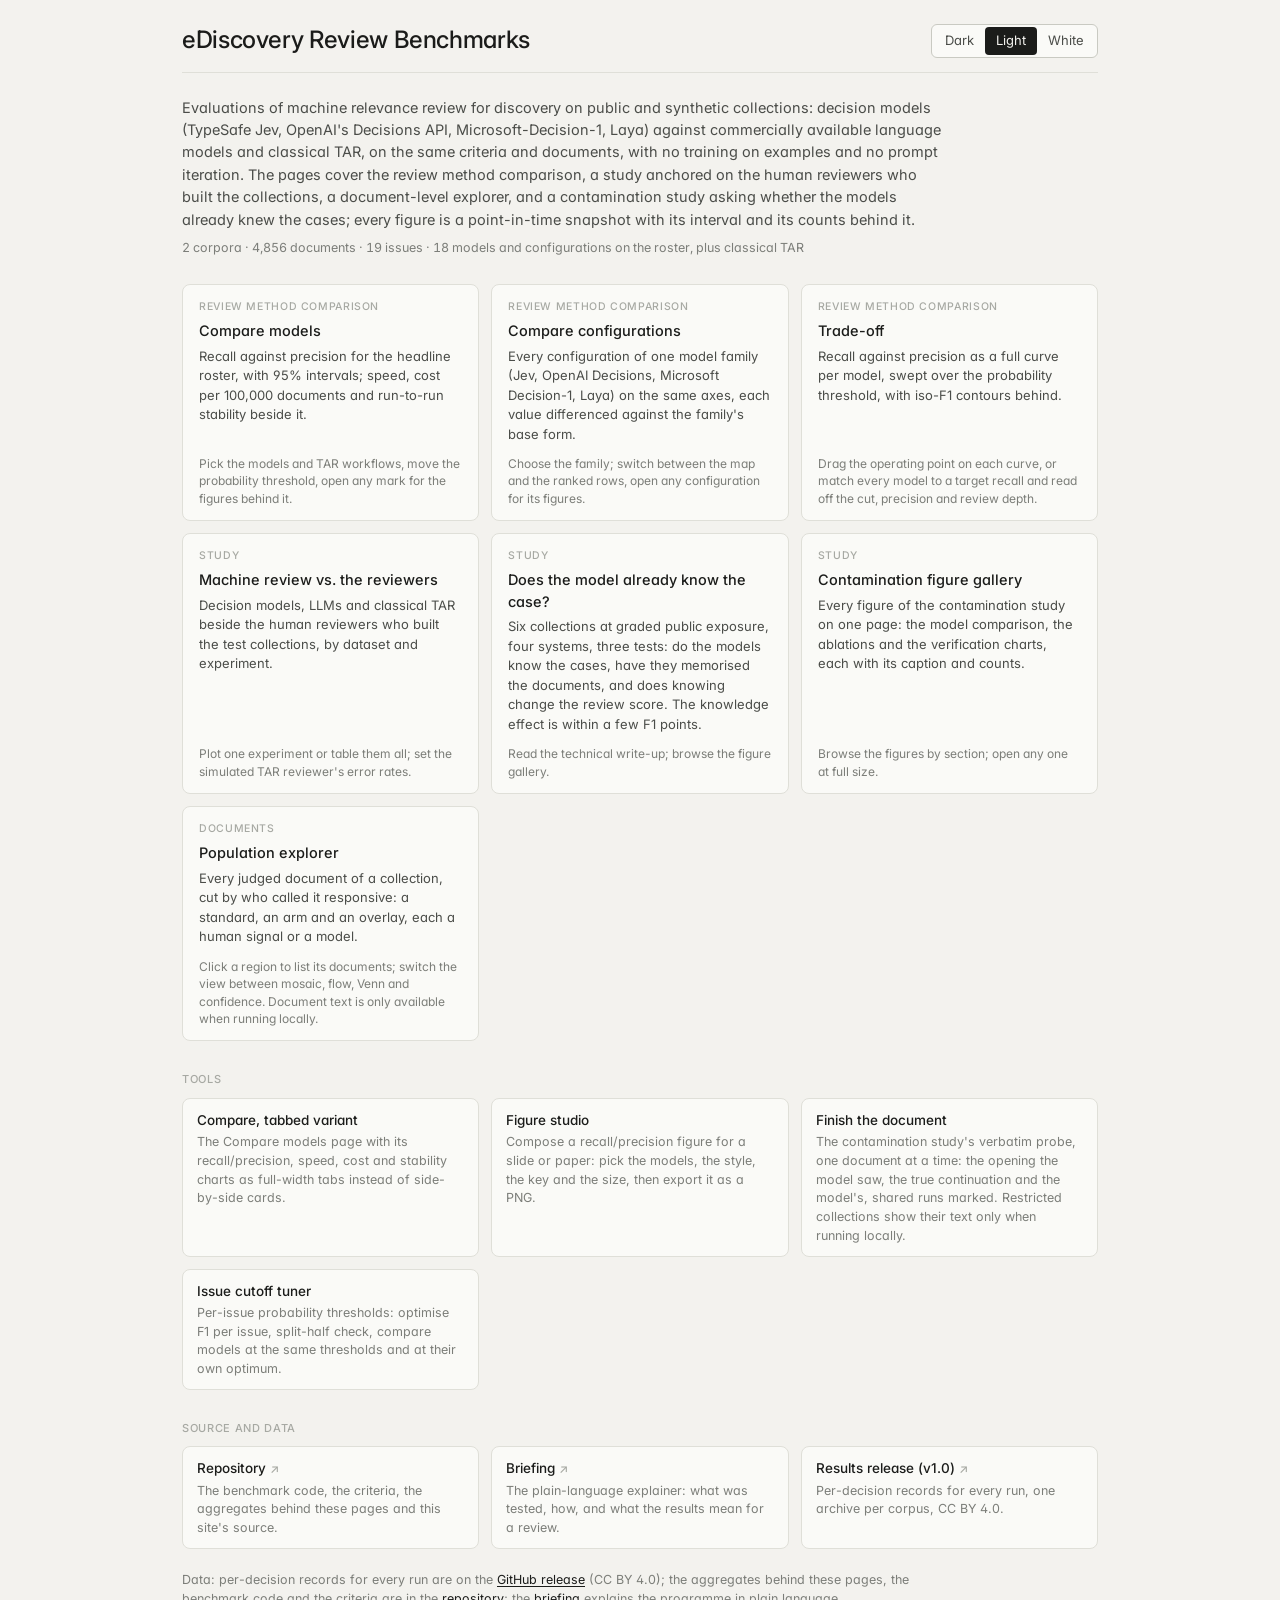
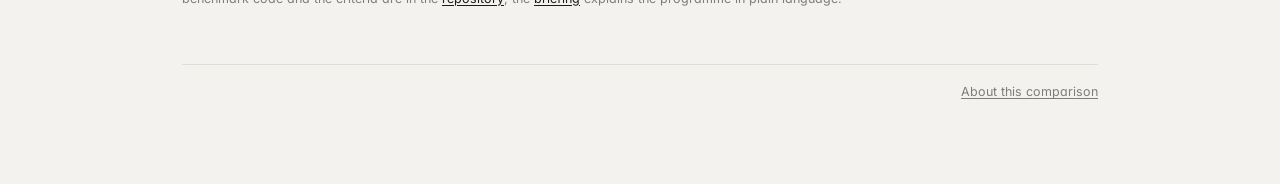
<file: index.html>
<!doctype html>
<html lang="en" data-theme="light">
  <head>
    <meta charset="UTF-8" />
    <meta name="viewport" content="width=device-width, initial-scale=1.0" />
    <title>eDiscovery Review Benchmarks</title>
    <meta name="description" content="Evaluations of machine relevance review for discovery: the review method comparison (decision models, LLMs and classical TAR), the trade-off curves, the human-anchored study, the population explorer and the contamination study." />
    <script>
      // The comparison app used to live here with its views in the hash. Links to those views (the article) still arrive at the root:
      // send them on to compare.html with the hash intact, before anything renders. Relative, so the GitHub Pages path works too.
      (function () {
        var h = location.hash;
        if (h === "#compare" || h === "#configurations" || h === "#tradeoff") location.replace("compare.html" + h);
      })();
    </script>
    <link rel="preconnect" href="https://fonts.googleapis.com" />
    <link rel="preconnect" href="https://fonts.gstatic.com" crossorigin />
    <link
      href="https://fonts.googleapis.com/css2?family=Inter:wght@400;500;600&display=swap"
      rel="stylesheet"
    />
    <script type="module" crossorigin src="./assets/landing-Bcf2vR1Z.js"></script>
    <link rel="modulepreload" crossorigin href="./assets/styles-Xh6eVduI.js">
    <link rel="modulepreload" crossorigin href="./assets/data-DD5qZTUt.js">
    <link rel="modulepreload" crossorigin href="./assets/Disclaimer-BlJvV3gq.js">
    <link rel="stylesheet" crossorigin href="./assets/styles-Bx_ryzWv.css">
  </head>
  <body>
    <div id="root"></div>
  </body>
</html>
</file>
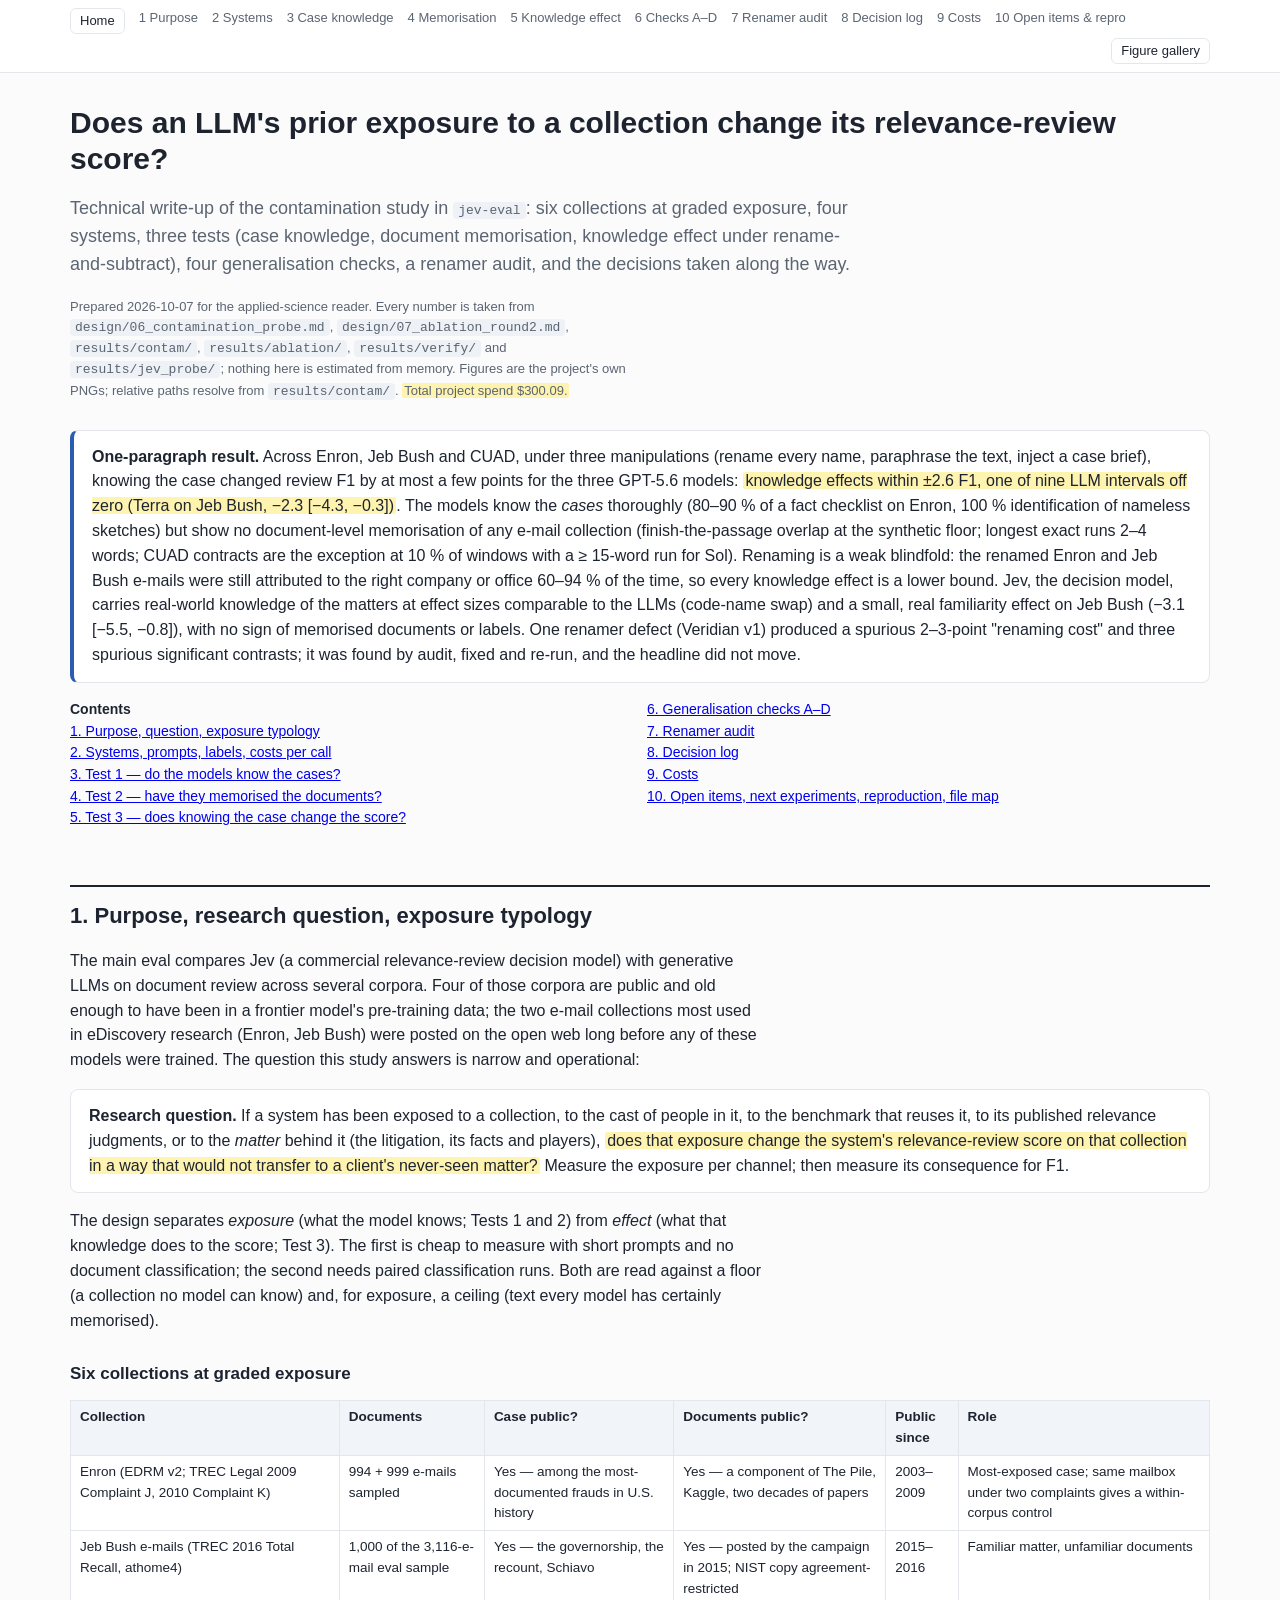
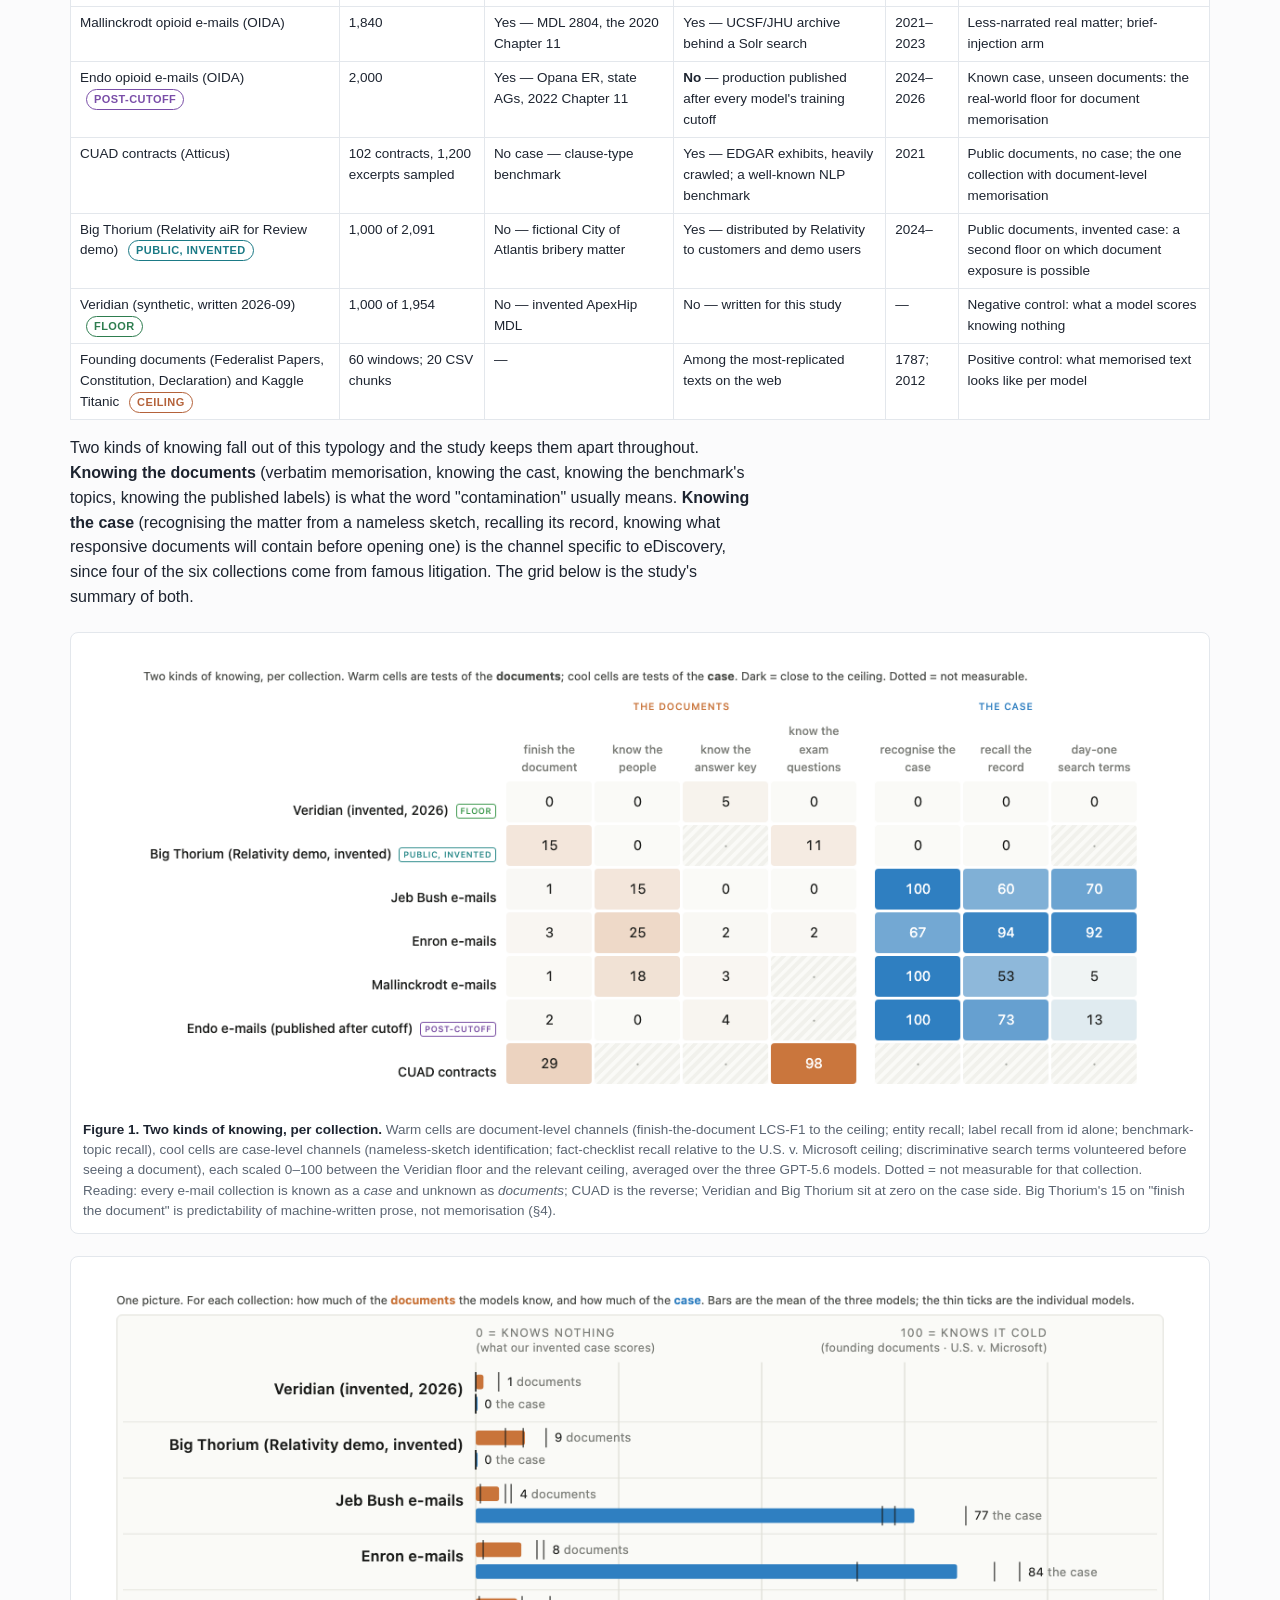
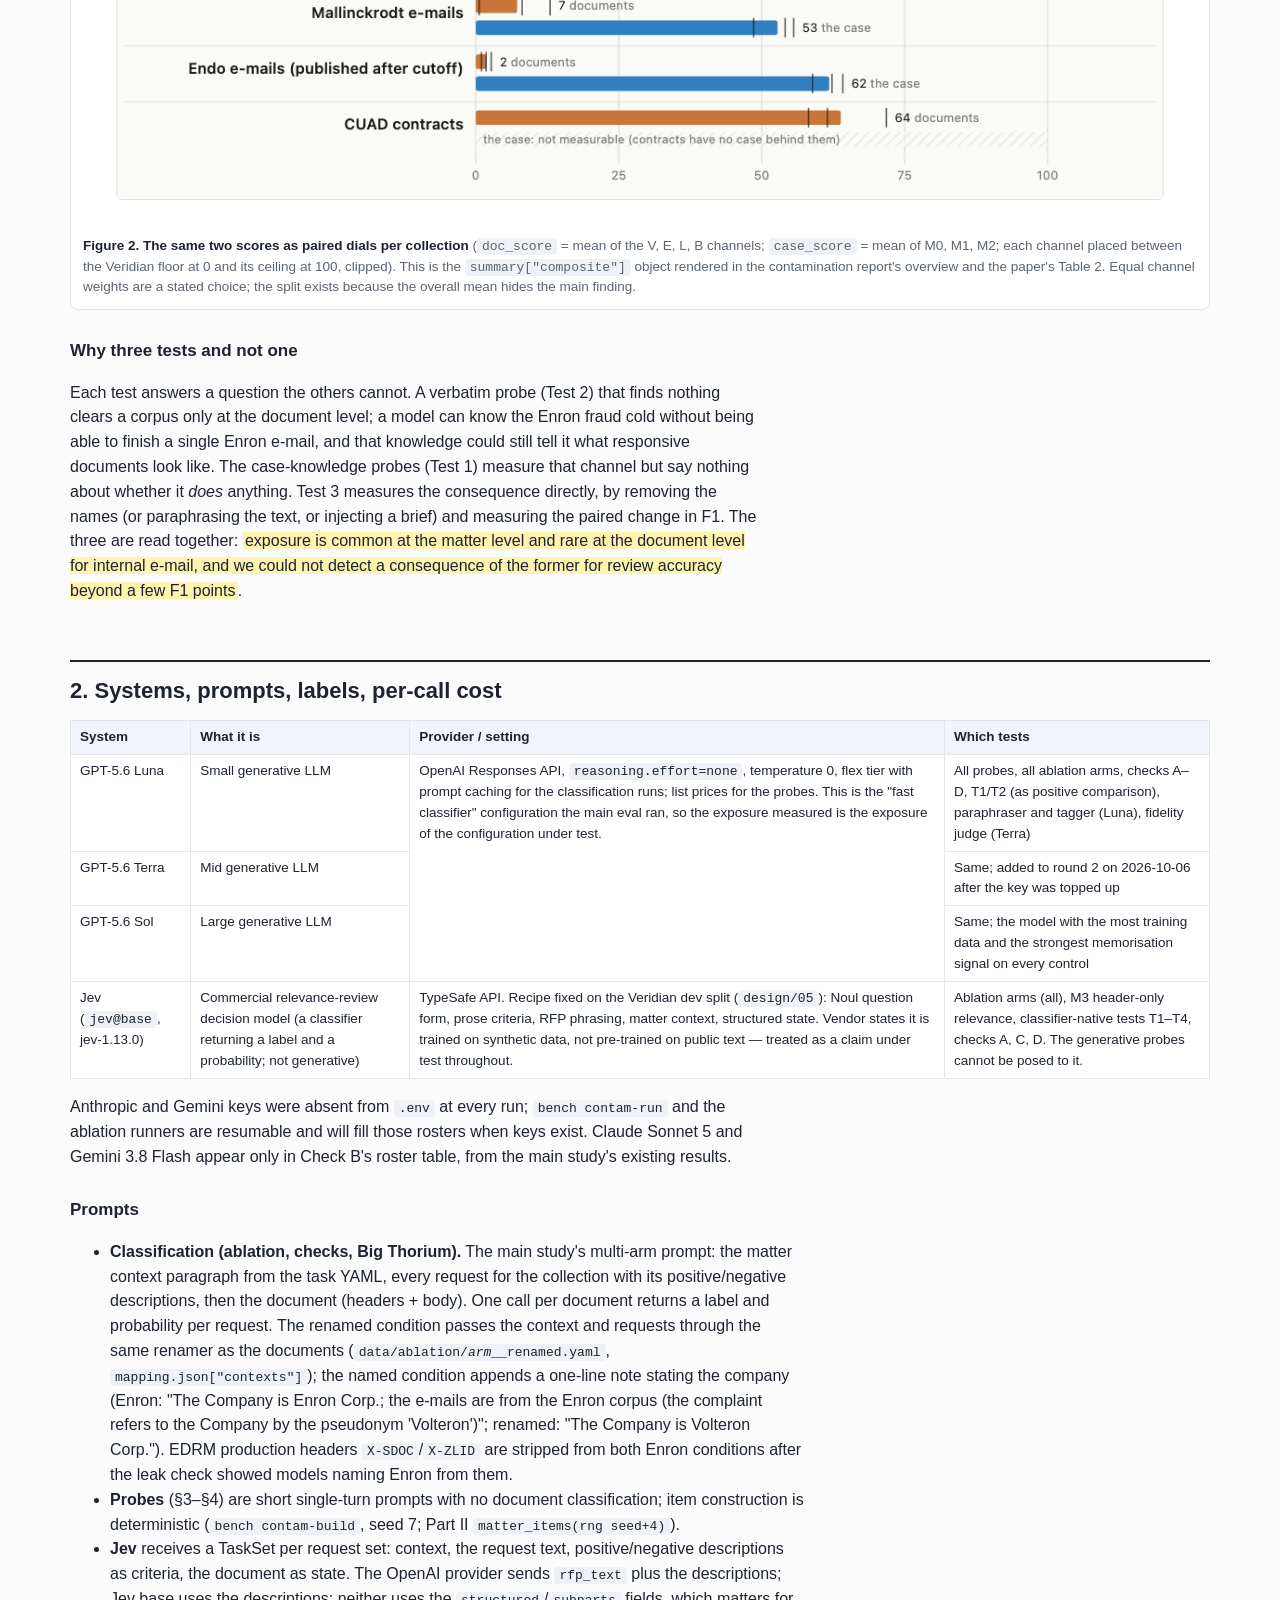
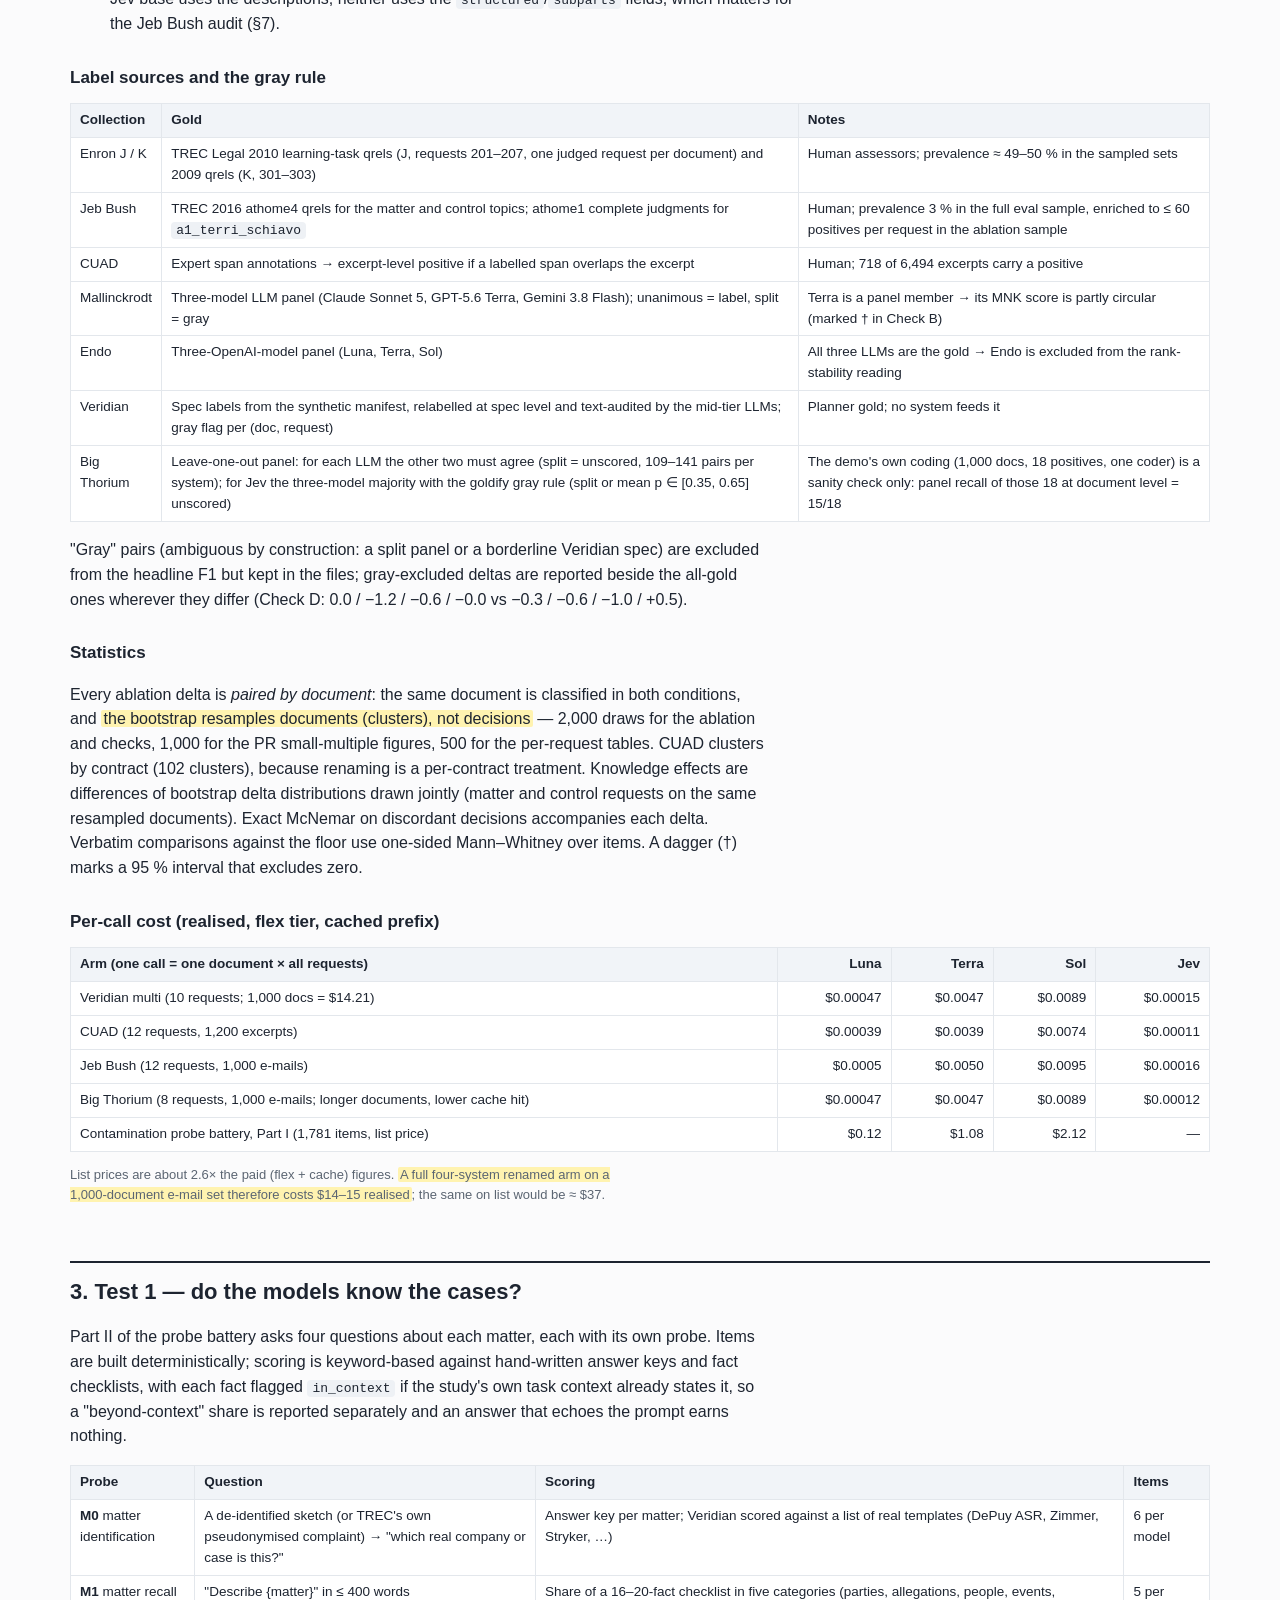
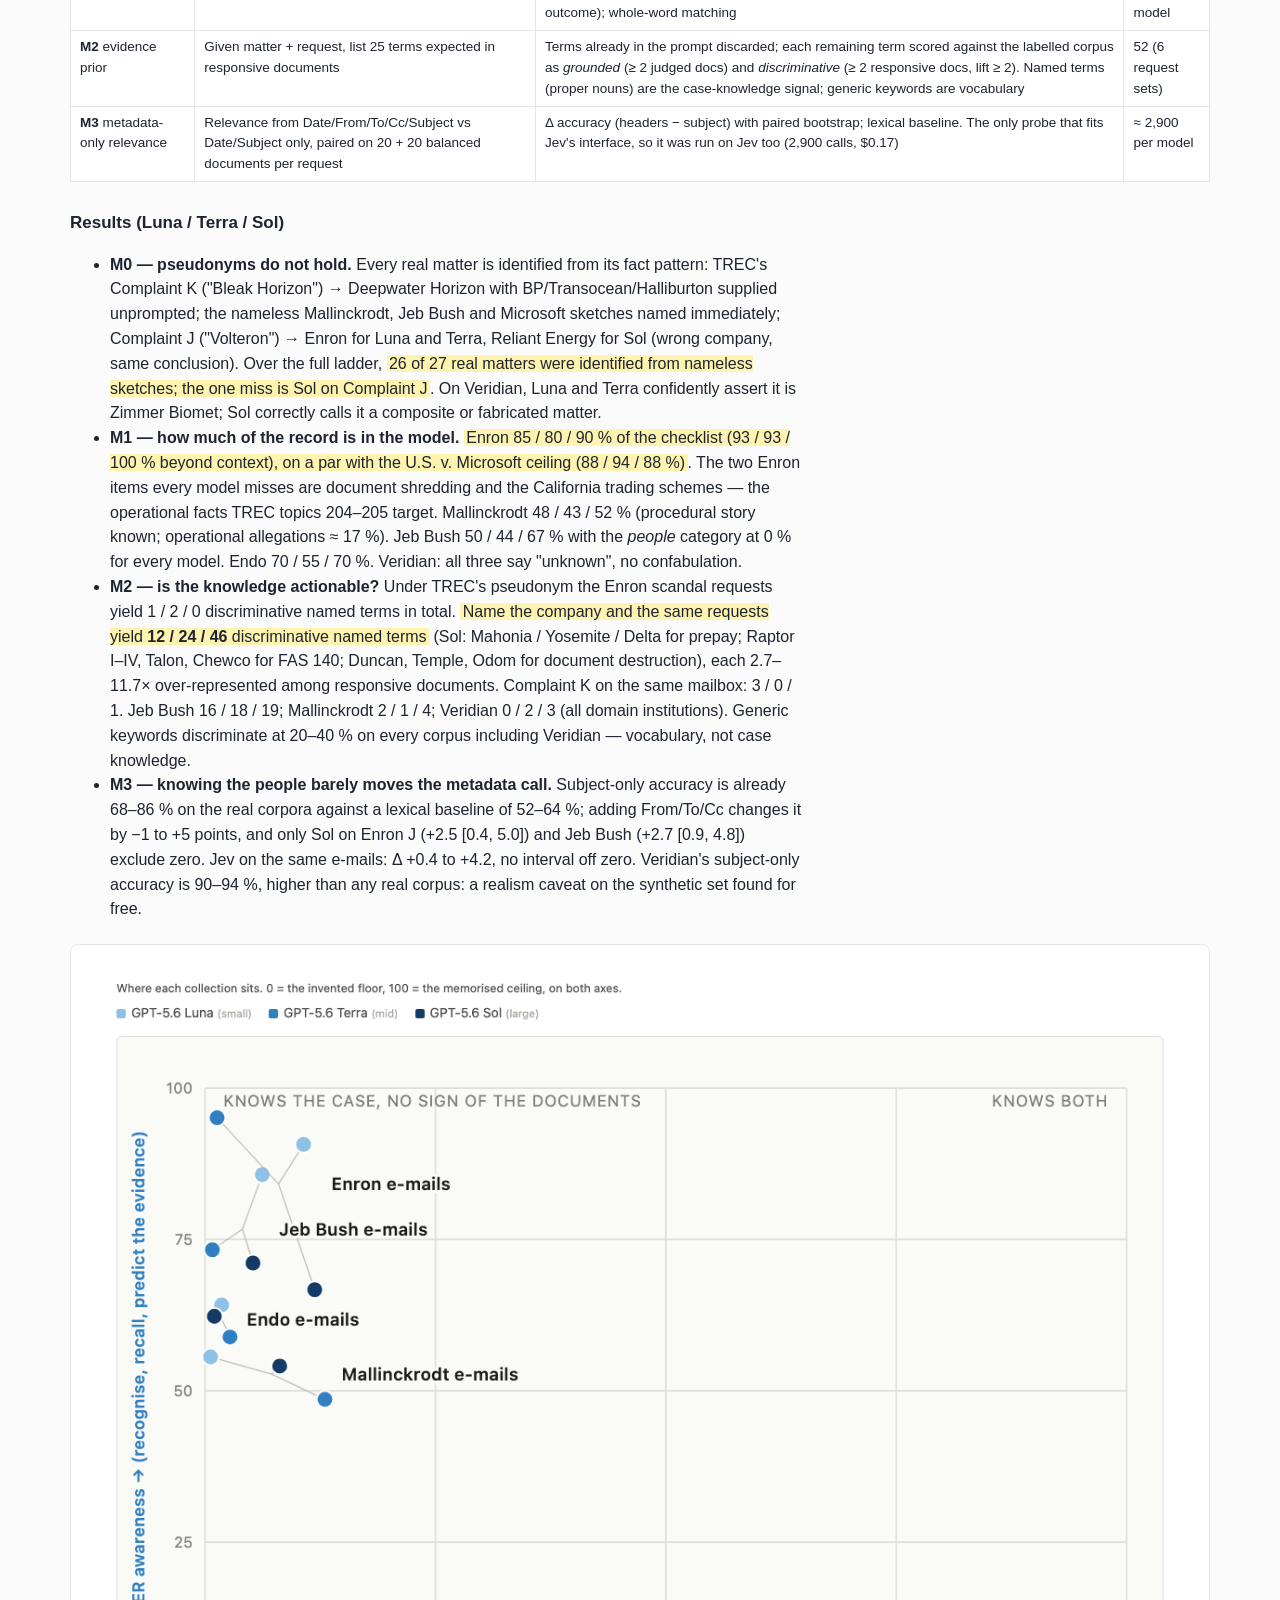
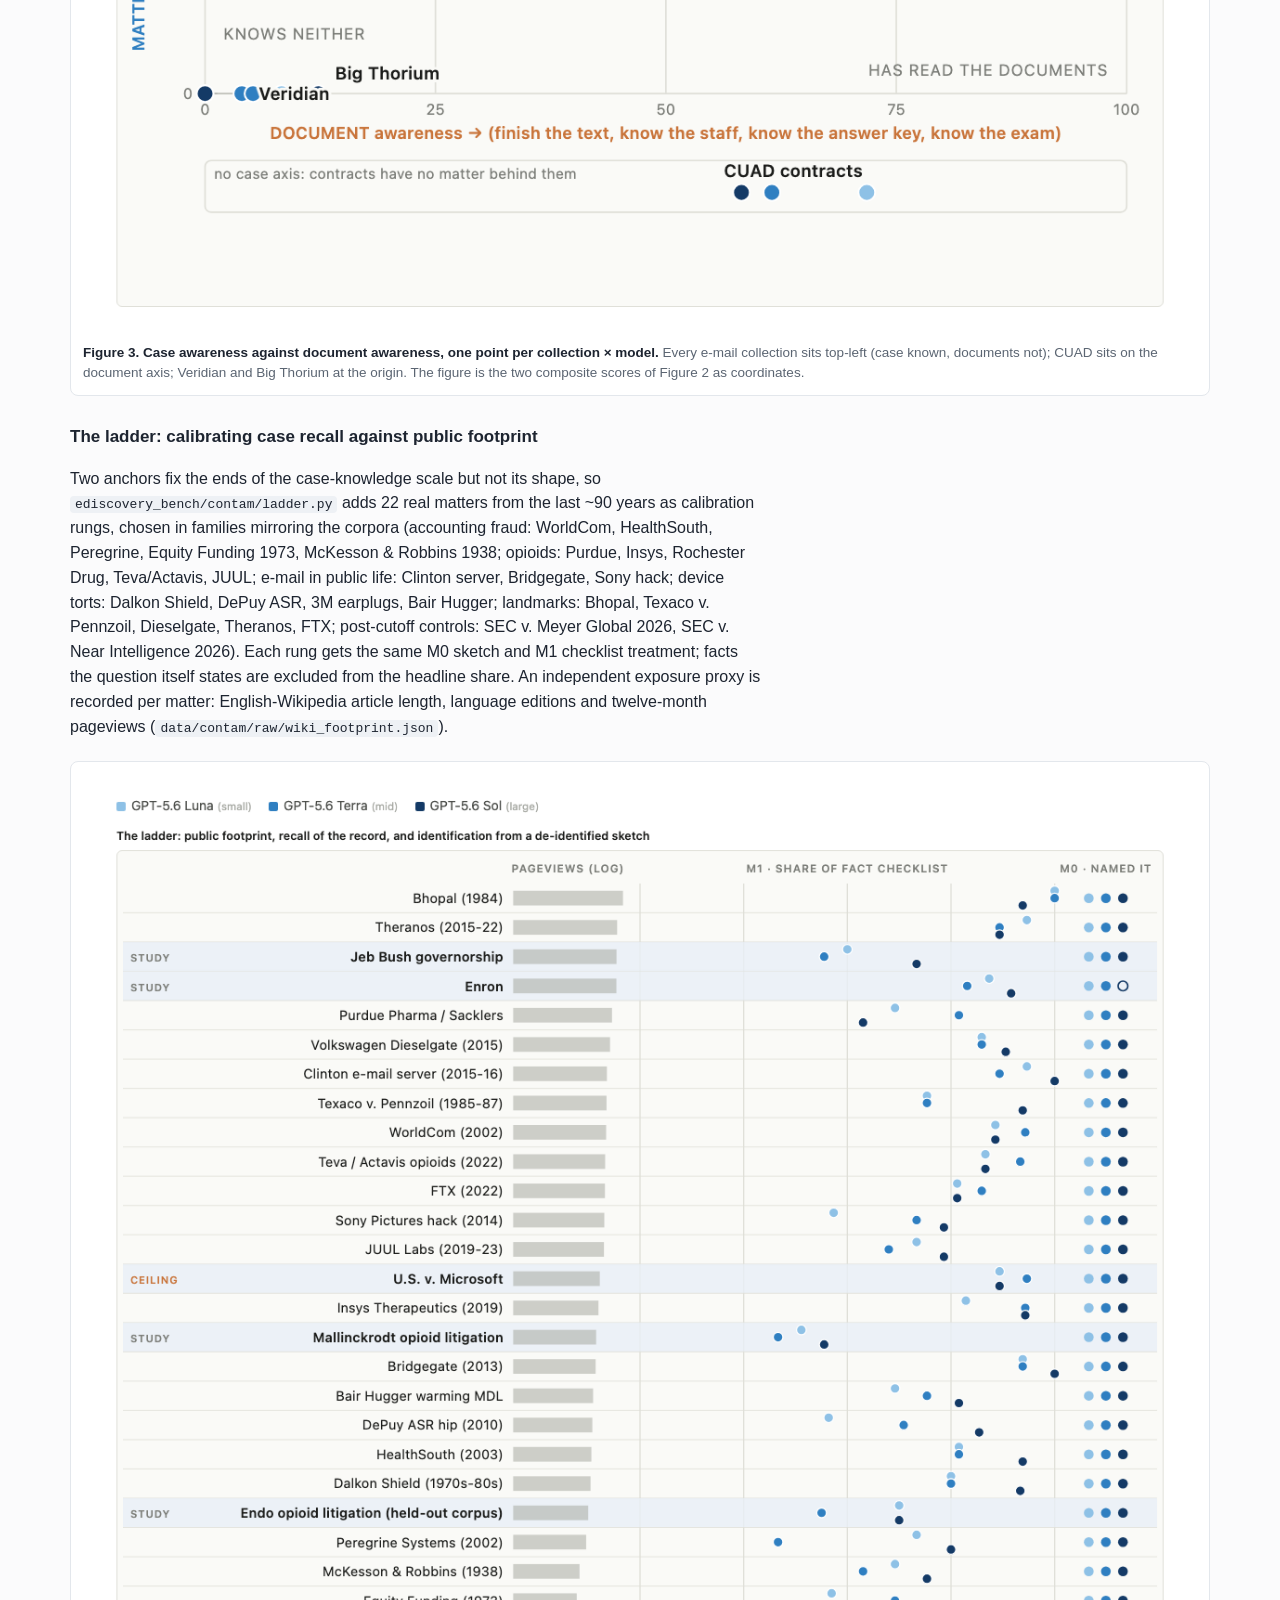
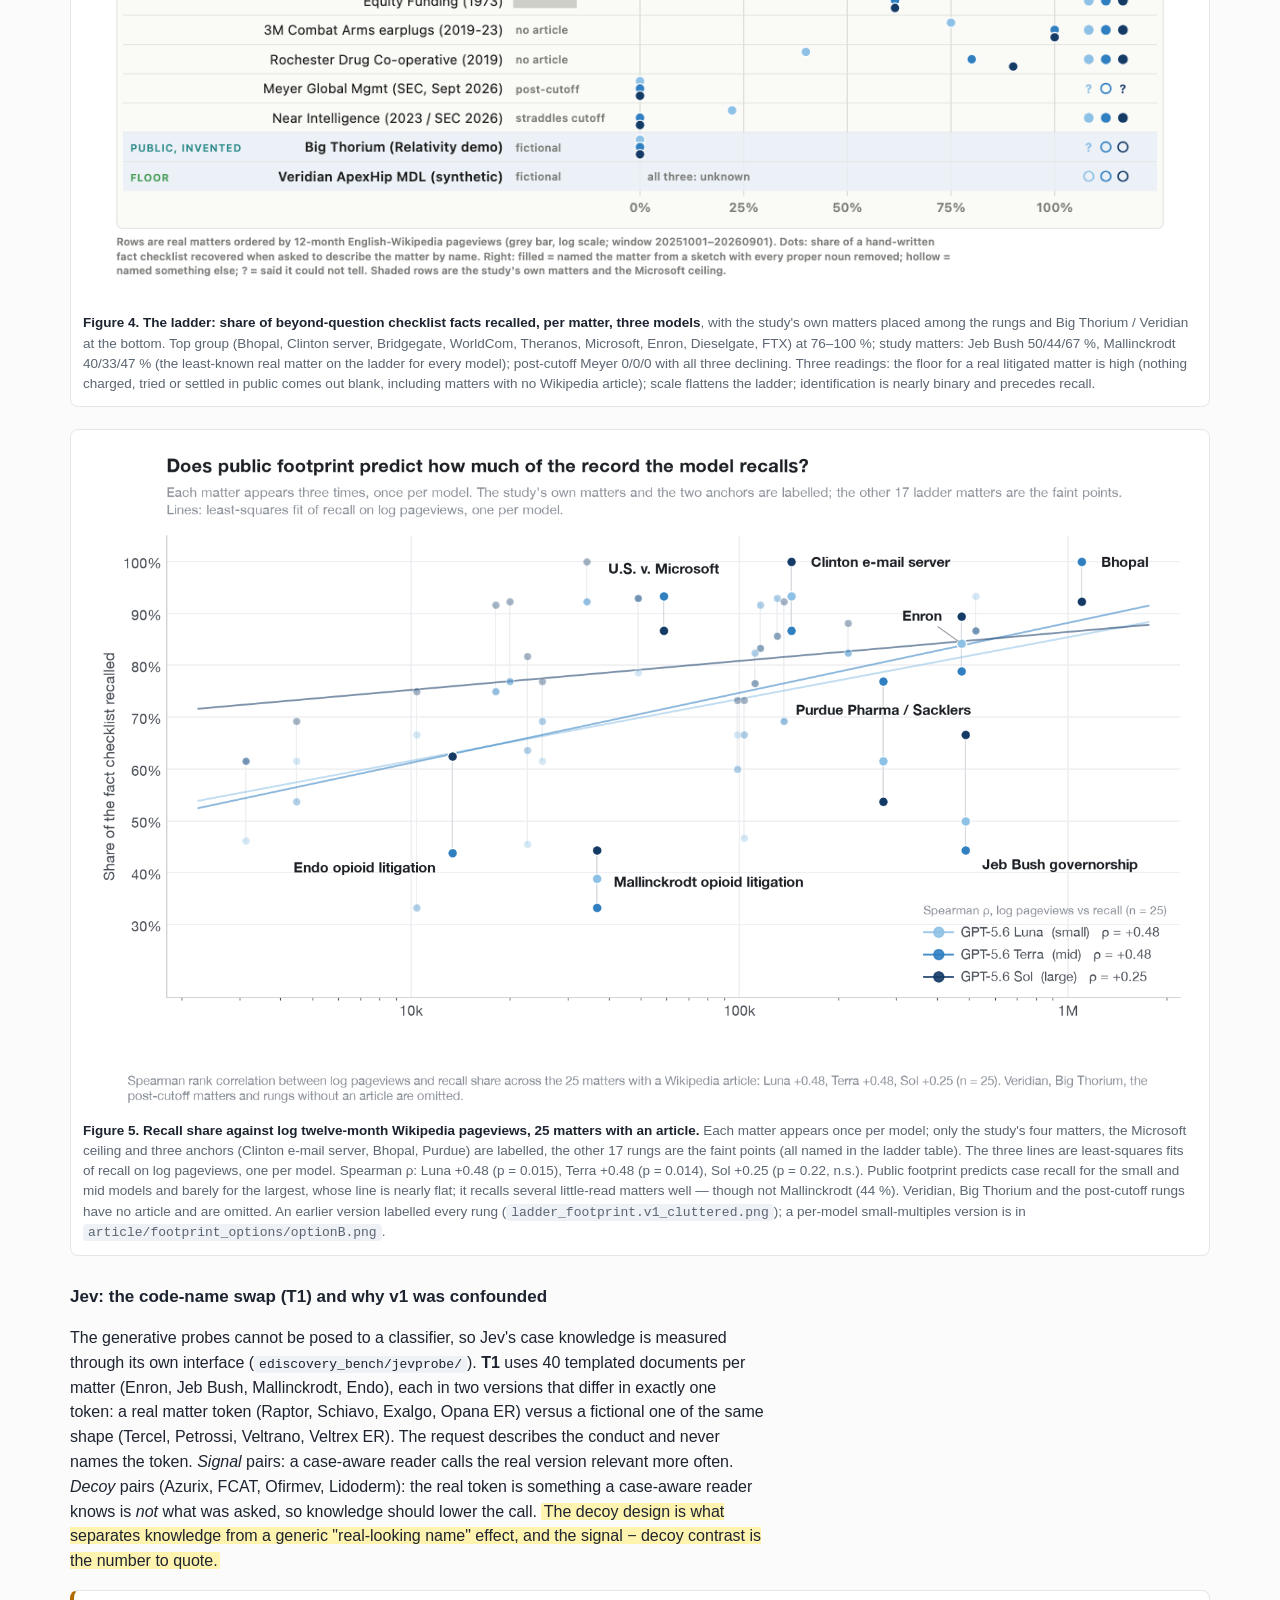
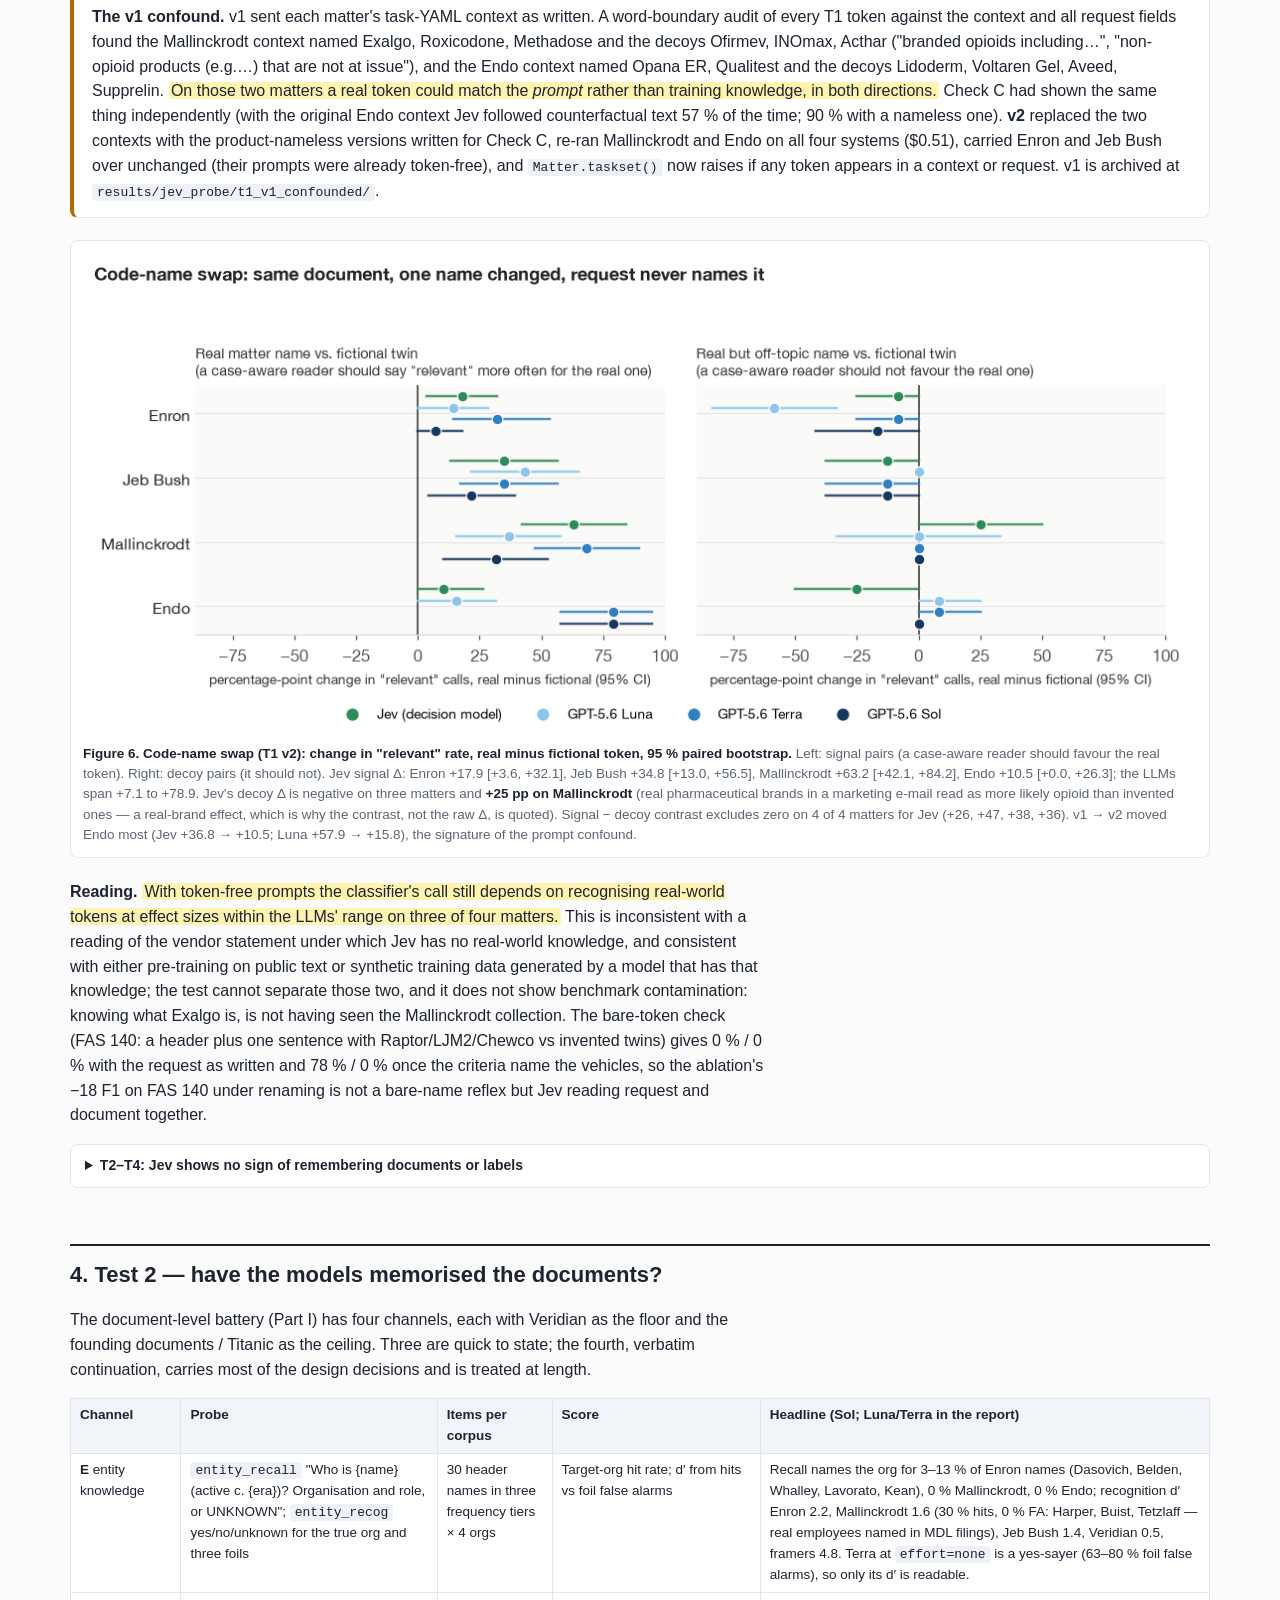
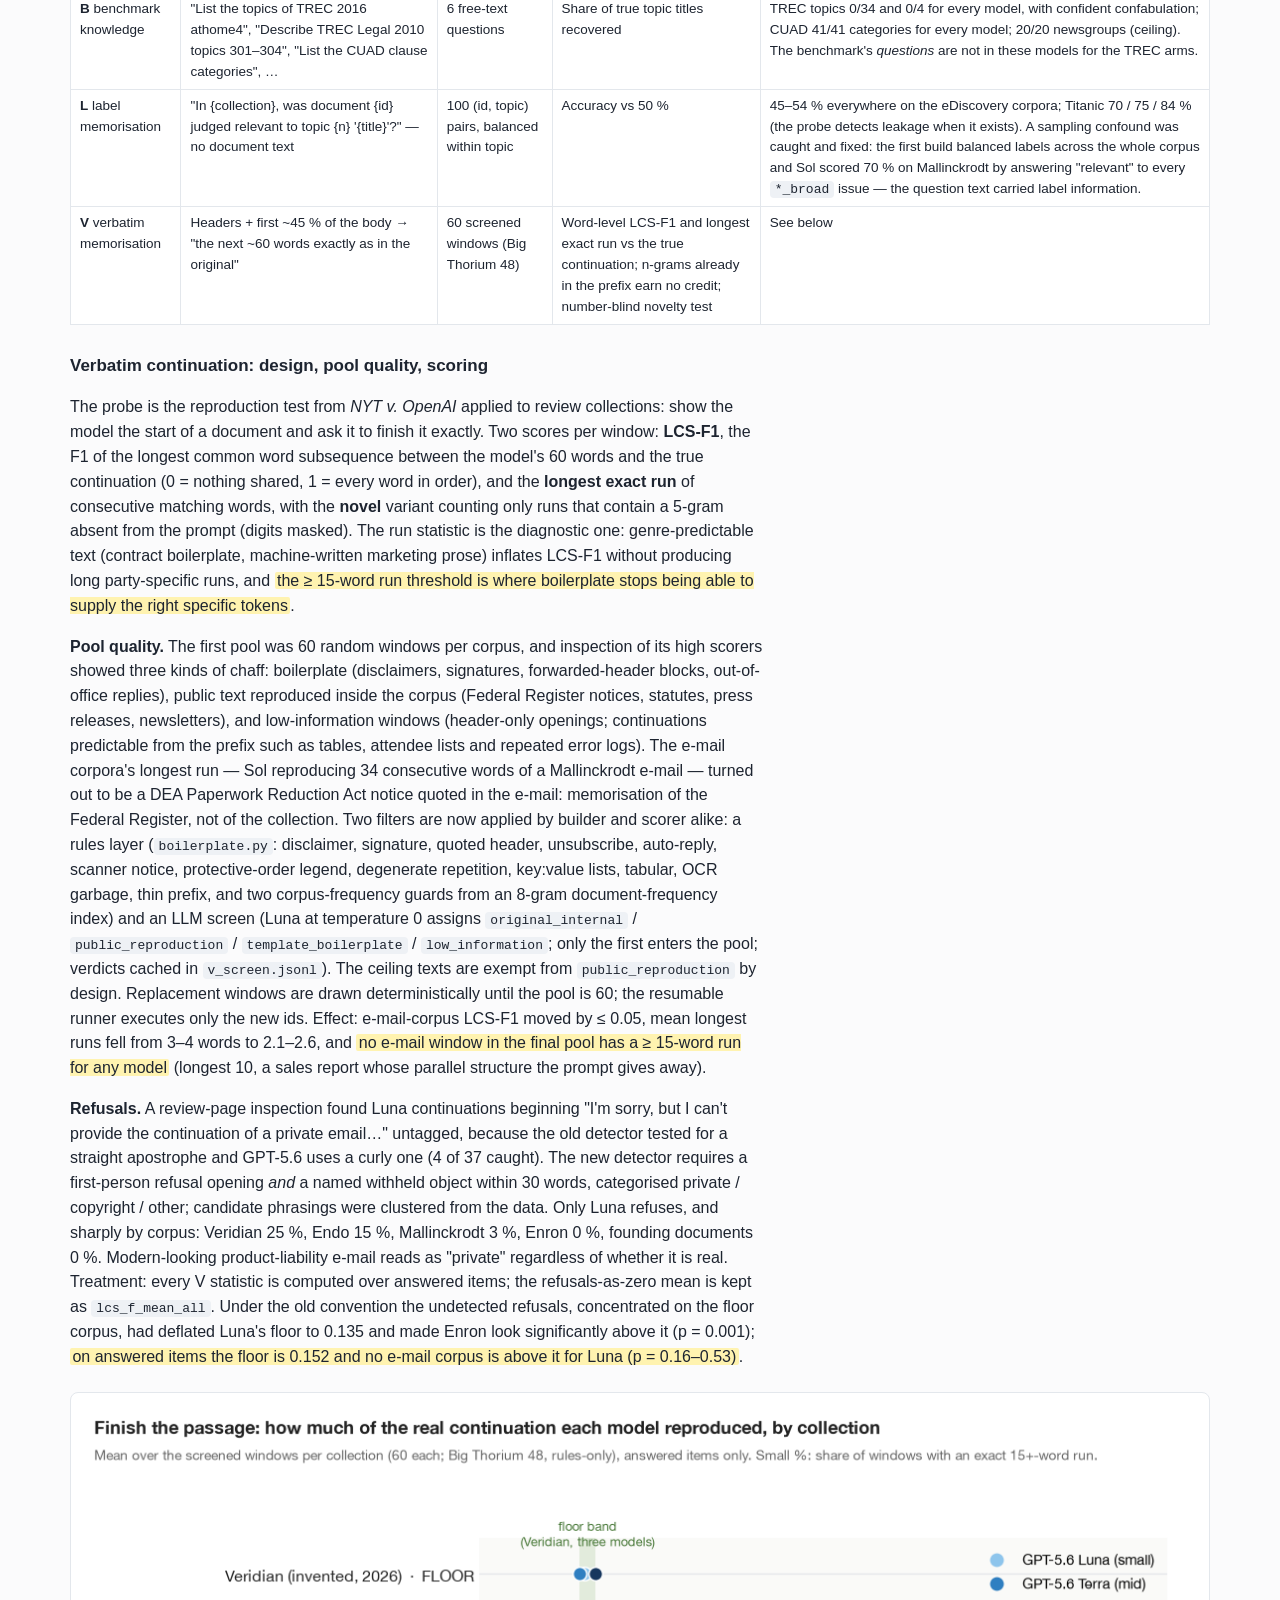
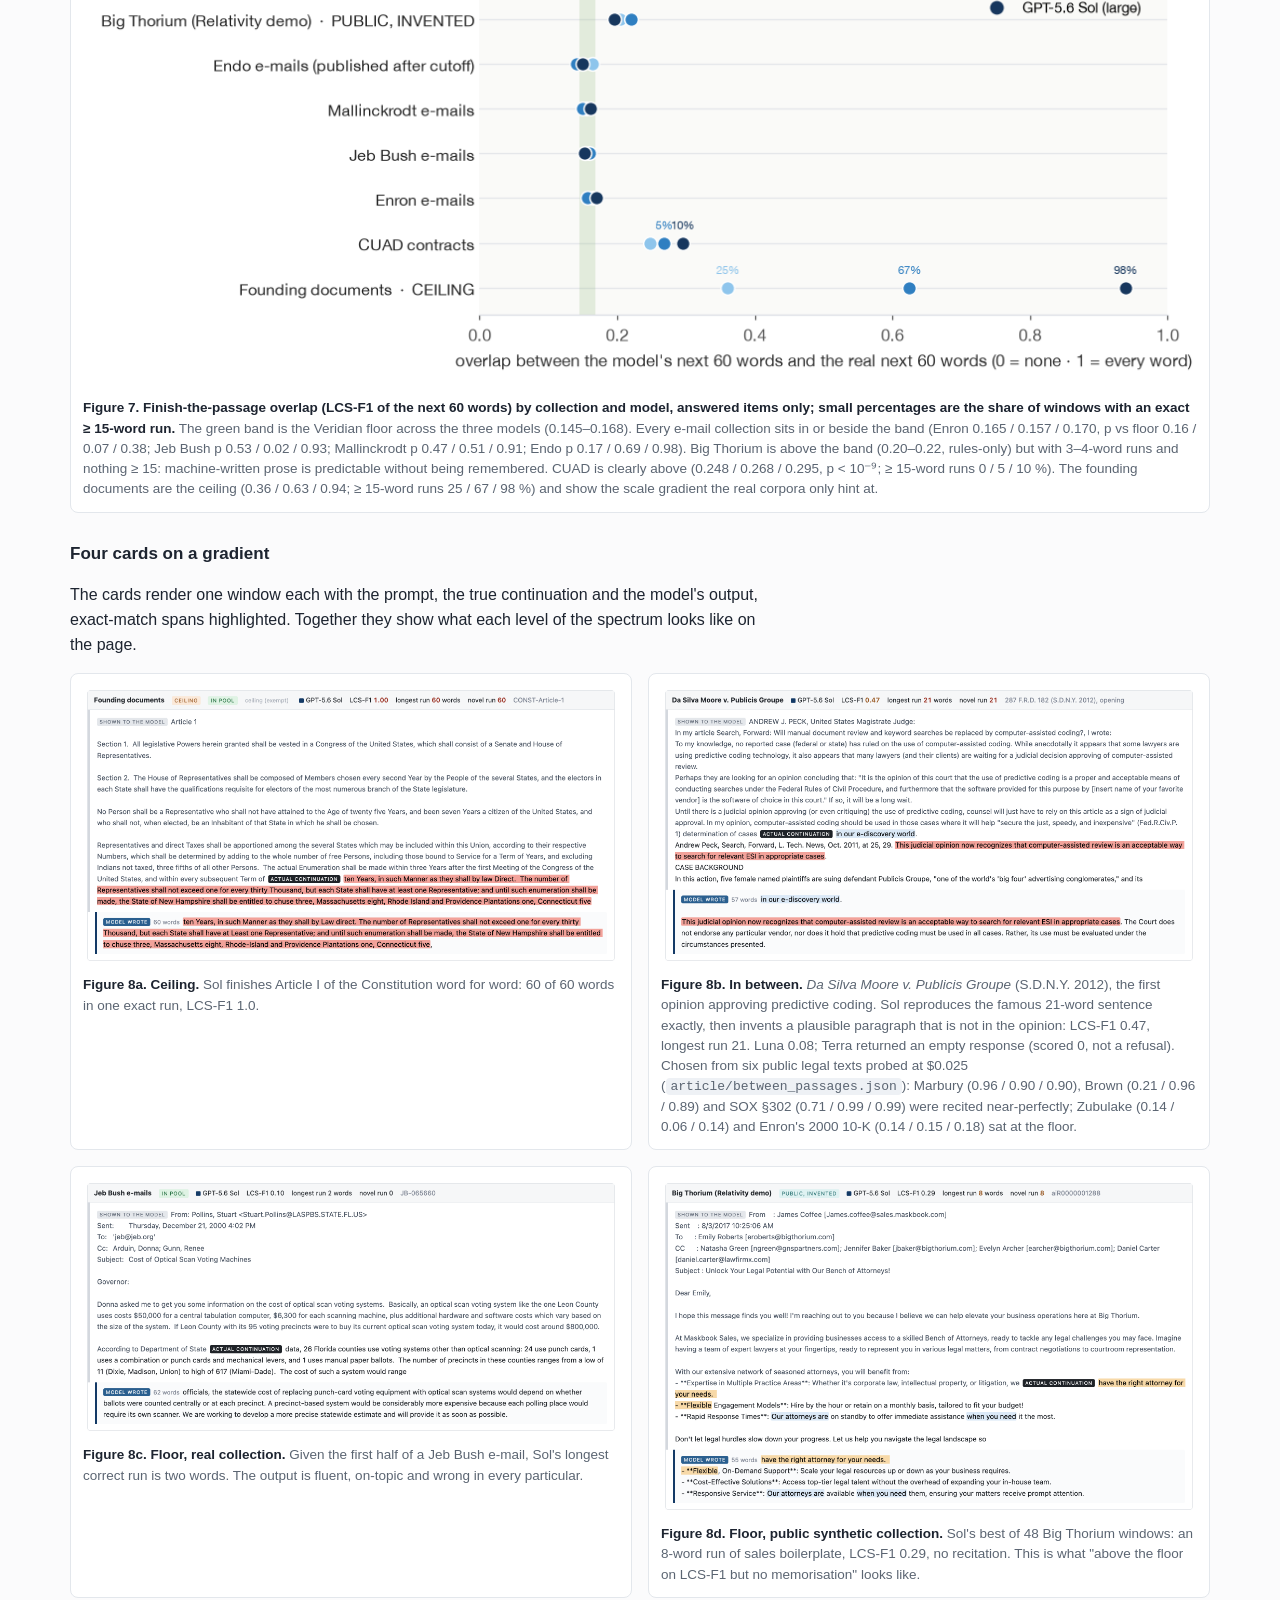
<file: contamination/index.html>
<!DOCTYPE html>
<html lang="en">
<head>
<meta charset="utf-8">
<meta name="viewport" content="width=device-width, initial-scale=1">
<meta name="description" content="Technical write-up of the contamination study: six collections at graded public exposure, four systems, three tests (case knowledge, document memorisation, knowledge effect under rename-and-subtract), four generalisation checks, a renamer audit and the decisions taken along the way.">
<title>Training-data contamination in LLM relevance review — technical write-up</title>
<style>
:root{--ink:#1d2430;--mute:#5b6572;--rule:#e3e7ec;--bg:#fbfbfc;--card:#fff;--acc:#2a5db0;--warm:#b4623a;--ok:#2e7d4f;--warn:#b26a00}
*{box-sizing:border-box}
html{scroll-behavior:smooth;scroll-padding-top:64px}
body{margin:0;font:16px/1.55 -apple-system,BlinkMacSystemFont,"Segoe UI",Helvetica,Arial,sans-serif;color:var(--ink);background:var(--bg)}
nav{position:sticky;top:0;z-index:10;background:rgba(255,255,255,.96);border-bottom:1px solid var(--rule);backdrop-filter:saturate(1.2) blur(4px)}
nav .in{max-width:1180px;margin:0 auto;padding:8px 20px;display:flex;flex-wrap:wrap;gap:4px 14px;font-size:13px}
nav a{color:var(--mute);text-decoration:none;white-space:nowrap}
nav a:hover{color:var(--acc)}
nav a.home,nav a.gal{border:1px solid var(--rule);border-radius:6px;padding:2px 9px;color:var(--ink)}
nav a.gal{margin-left:auto}
main{max-width:1180px;margin:0 auto;padding:24px 20px 80px}
h1{font-size:30px;line-height:1.2;margin:8px 0 4px}
h2{font-size:22px;margin:56px 0 12px;padding-top:12px;border-top:2px solid var(--ink)}
h3{font-size:17px;margin:28px 0 8px}
h4{font-size:15px;margin:20px 0 6px;color:var(--mute);text-transform:uppercase;letter-spacing:.03em}
p,li{max-width:78ch}
.lede{font-size:18px;color:var(--mute);max-width:80ch}
.meta{font-size:13px;color:var(--mute);margin-bottom:28px}
.box{background:var(--card);border:1px solid var(--rule);border-radius:8px;padding:14px 18px;margin:16px 0}
.box.key{border-left:4px solid var(--acc)}
.box.warn{border-left:4px solid var(--warn)}
.box.ok{border-left:4px solid var(--ok)}
figure{margin:22px 0;background:var(--card);border:1px solid var(--rule);border-radius:8px;padding:12px}
figure img{display:block;max-width:100%;height:auto;margin:0 auto}
figcaption{font-size:13.5px;color:var(--mute);margin-top:10px;line-height:1.5}
figcaption b{color:var(--ink)}
.grid2{display:grid;grid-template-columns:1fr 1fr;gap:16px}
.grid3{display:grid;grid-template-columns:repeat(3,1fr);gap:16px}
@media (max-width:900px){.grid2,.grid3{grid-template-columns:1fr}}
.grid2 figure,.grid3 figure{margin:0}
table{border-collapse:collapse;width:100%;font-size:13.5px;margin:12px 0;background:var(--card)}
th,td{border:1px solid var(--rule);padding:6px 9px;text-align:left;vertical-align:top}
th{background:#f1f4f8;font-weight:600}
td.n,th.n{text-align:right;font-variant-numeric:tabular-nums}
.sig{font-weight:600;color:var(--warm)}
details{margin:12px 0;border:1px solid var(--rule);border-radius:8px;background:var(--card)}
summary{cursor:pointer;padding:10px 14px;font-weight:600;font-size:14px}
details>div{padding:4px 14px 14px}
code,pre{font-family:ui-monospace,SFMono-Regular,Menlo,Consolas,monospace;font-size:13px}
code{background:#eef1f5;padding:1px 5px;border-radius:4px}
pre{background:#1e242c;color:#e8ecf1;padding:12px 14px;border-radius:8px;overflow:auto;line-height:1.45}
pre code{background:none;color:inherit;padding:0}
.chip{display:inline-block;font-size:11px;font-weight:600;letter-spacing:.04em;padding:1px 7px;border-radius:999px;border:1px solid;margin-left:6px;vertical-align:middle}
.chip.floor{color:var(--ok);border-color:var(--ok)}
.chip.pub{color:#1b7a86;border-color:#1b7a86}
.chip.post{color:#7a4ea8;border-color:#7a4ea8}
.chip.ceil{color:var(--warm);border-color:var(--warm)}
dl.dec dt{font-weight:600;margin-top:14px}
dl.dec dd{margin:2px 0 0 0;color:var(--ink)}
dl.dec dd .why{color:var(--mute)}
.small{font-size:13px;color:var(--mute)}
ol.log li{margin:8px 0}
.toc{columns:2;font-size:14px;margin:12px 0 0}
@media (max-width:900px){.toc{columns:1}}
mark{background:#fff3b0;padding:0 .15em;border-radius:2px;color:inherit}
</style>
</head>
<body>
<nav><div class="in">
<a class="home" href="../" title="The landing page: every page of the site">Home</a><a href="#s1">1 Purpose</a><a href="#s2">2 Systems</a><a href="#s3">3 Case knowledge</a><a href="#s4">4 Memorisation</a><a href="#s5">5 Knowledge effect</a><a href="#s6">6 Checks A–D</a><a href="#s7">7 Renamer audit</a><a href="#s8">8 Decision log</a><a href="#s9">9 Costs</a><a href="#s10">10 Open items &amp; repro</a><a class="gal" href="gallery.html" title="Every figure of the project, by what it measures">Figure gallery</a>
</div></nav>
<main>

<h1>Does an LLM's prior exposure to a collection change its relevance-review score?</h1>
<p class="lede">Technical write-up of the contamination study in <code>jev-eval</code>: six collections at graded exposure, four systems, three tests (case knowledge, document memorisation, knowledge effect under rename-and-subtract), four generalisation checks, a renamer audit, and the decisions taken along the way.</p>
<p class="meta">Prepared 2026-10-07 for the applied-science reader. Every number is taken from <code>design/06_contamination_probe.md</code>, <code>design/07_ablation_round2.md</code>, <code>results/contam/</code>, <code>results/ablation/</code>, <code>results/verify/</code> and <code>results/jev_probe/</code>; nothing here is estimated from memory. Figures are the project's own PNGs; relative paths resolve from <code>results/contam/</code>. <mark>Total project spend $300.09.</mark></p>

<div class="box key">
<b>One-paragraph result.</b> Across Enron, Jeb Bush and CUAD, under three manipulations (rename every name, paraphrase the text, inject a case brief), knowing the case changed review F1 by at most a few points for the three GPT-5.6 models: <mark>knowledge effects within ±2.6 F1, one of nine LLM intervals off zero (Terra on Jeb Bush, −2.3 [−4.3, −0.3])</mark>. The models know the <em>cases</em> thoroughly (80–90 % of a fact checklist on Enron, 100 % identification of nameless sketches) but show no document-level memorisation of any e-mail collection (finish-the-passage overlap at the synthetic floor; longest exact runs 2–4 words; CUAD contracts are the exception at 10 % of windows with a ≥ 15-word run for Sol). Renaming is a weak blindfold: the renamed Enron and Jeb Bush e-mails were still attributed to the right company or office 60–94 % of the time, so every knowledge effect is a lower bound. Jev, the decision model, carries real-world knowledge of the matters at effect sizes comparable to the LLMs (code-name swap) and a small, real familiarity effect on Jeb Bush (−3.1 [−5.5, −0.8]), with no sign of memorised documents or labels. One renamer defect (Veridian v1) produced a spurious 2–3-point "renaming cost" and three spurious significant contrasts; it was found by audit, fixed and re-run, and the headline did not move.
</div>

<div class="toc">
<b>Contents</b><br>
<a href="#s1">1. Purpose, question, exposure typology</a><br>
<a href="#s2">2. Systems, prompts, labels, costs per call</a><br>
<a href="#s3">3. Test 1 — do the models know the cases?</a><br>
<a href="#s4">4. Test 2 — have they memorised the documents?</a><br>
<a href="#s5">5. Test 3 — does knowing the case change the score?</a><br>
<a href="#s6">6. Generalisation checks A–D</a><br>
<a href="#s7">7. Renamer audit</a><br>
<a href="#s8">8. Decision log</a><br>
<a href="#s9">9. Costs</a><br>
<a href="#s10">10. Open items, next experiments, reproduction, file map</a>
</div>

<!-- ================================================================ -->
<h2 id="s1">1. Purpose, research question, exposure typology</h2>

<p>The main eval compares Jev (a commercial relevance-review decision model) with generative LLMs on document review across several corpora. Four of those corpora are public and old enough to have been in a frontier model's pre-training data; the two e-mail collections most used in eDiscovery research (Enron, Jeb Bush) were posted on the open web long before any of these models were trained. The question this study answers is narrow and operational:</p>

<div class="box"><b>Research question.</b> If a system has been exposed to a collection, to the cast of people in it, to the benchmark that reuses it, to its published relevance judgments, or to the <em>matter</em> behind it (the litigation, its facts and players), <mark>does that exposure change the system's relevance-review score on that collection in a way that would not transfer to a client's never-seen matter?</mark> Measure the exposure per channel; then measure its consequence for F1.</div>

<p>The design separates <em>exposure</em> (what the model knows; Tests 1 and 2) from <em>effect</em> (what that knowledge does to the score; Test 3). The first is cheap to measure with short prompts and no document classification; the second needs paired classification runs. Both are read against a floor (a collection no model can know) and, for exposure, a ceiling (text every model has certainly memorised).</p>

<h3>Six collections at graded exposure</h3>
<table>
<tr><th>Collection</th><th>Documents</th><th>Case public?</th><th>Documents public?</th><th>Public since</th><th>Role</th></tr>
<tr><td>Enron (EDRM v2; TREC Legal 2009 Complaint J, 2010 Complaint K)</td><td>994 + 999 e-mails sampled</td><td>Yes — among the most-documented frauds in U.S. history</td><td>Yes — a component of The Pile, Kaggle, two decades of papers</td><td>2003–2009</td><td>Most-exposed case; same mailbox under two complaints gives a within-corpus control</td></tr>
<tr><td>Jeb Bush e-mails (TREC 2016 Total Recall, athome4)</td><td>1,000 of the 3,116-e-mail eval sample</td><td>Yes — the governorship, the recount, Schiavo</td><td>Yes — posted by the campaign in 2015; NIST copy agreement-restricted</td><td>2015–2016</td><td>Familiar matter, unfamiliar documents</td></tr>
<tr><td>Mallinckrodt opioid e-mails (OIDA)</td><td>1,840</td><td>Yes — MDL 2804, the 2020 Chapter 11</td><td>Yes — UCSF/JHU archive behind a Solr search</td><td>2021–2023</td><td>Less-narrated real matter; brief-injection arm</td></tr>
<tr><td>Endo opioid e-mails (OIDA) <span class="chip post">POST-CUTOFF</span></td><td>2,000</td><td>Yes — Opana ER, state AGs, 2022 Chapter 11</td><td><b>No</b> — production published after every model's training cutoff</td><td>2024–2026</td><td>Known case, unseen documents: the real-world floor for document memorisation</td></tr>
<tr><td>CUAD contracts (Atticus)</td><td>102 contracts, 1,200 excerpts sampled</td><td>No case — clause-type benchmark</td><td>Yes — EDGAR exhibits, heavily crawled; a well-known NLP benchmark</td><td>2021</td><td>Public documents, no case; the one collection with document-level memorisation</td></tr>
<tr><td>Big Thorium (Relativity aiR for Review demo) <span class="chip pub">PUBLIC, INVENTED</span></td><td>1,000 of 2,091</td><td>No — fictional City of Atlantis bribery matter</td><td>Yes — distributed by Relativity to customers and demo users</td><td>2024–</td><td>Public documents, invented case: a second floor on which document exposure is possible</td></tr>
<tr><td>Veridian (synthetic, written 2026-09) <span class="chip floor">FLOOR</span></td><td>1,000 of 1,954</td><td>No — invented ApexHip MDL</td><td>No — written for this study</td><td>—</td><td>Negative control: what a model scores knowing nothing</td></tr>
<tr><td>Founding documents (Federalist Papers, Constitution, Declaration) and Kaggle Titanic <span class="chip ceil">CEILING</span></td><td>60 windows; 20 CSV chunks</td><td>—</td><td>Among the most-replicated texts on the web</td><td>1787; 2012</td><td>Positive control: what memorised text looks like per model</td></tr>
</table>

<p>Two kinds of knowing fall out of this typology and the study keeps them apart throughout. <b>Knowing the documents</b> (verbatim memorisation, knowing the cast, knowing the benchmark's topics, knowing the published labels) is what the word "contamination" usually means. <b>Knowing the case</b> (recognising the matter from a nameless sketch, recalling its record, knowing what responsive documents will contain before opening one) is the channel specific to eDiscovery, since four of the six collections come from famous litigation. The grid below is the study's summary of both.</p>

<figure>
<img src="article/two_kinds_grid.png" alt="Two kinds of knowing grid">
<figcaption><b>Figure 1. Two kinds of knowing, per collection.</b> Warm cells are document-level channels (finish-the-document LCS-F1 to the ceiling; entity recall; label recall from id alone; benchmark-topic recall), cool cells are case-level channels (nameless-sketch identification; fact-checklist recall relative to the U.S. v. Microsoft ceiling; discriminative search terms volunteered before seeing a document), each scaled 0–100 between the Veridian floor and the relevant ceiling, averaged over the three GPT-5.6 models. Dotted = not measurable for that collection. Reading: every e-mail collection is known as a <em>case</em> and unknown as <em>documents</em>; CUAD is the reverse; Veridian and Big Thorium sit at zero on the case side. Big Thorium's 15 on "finish the document" is predictability of machine-written prose, not memorisation (§4).</figcaption>
</figure>

<figure>
<img src="article/documents_vs_case.png" alt="Documents vs case dials">
<figcaption><b>Figure 2. The same two scores as paired dials per collection</b> (<code>doc_score</code> = mean of the V, E, L, B channels; <code>case_score</code> = mean of M0, M1, M2; each channel placed between the Veridian floor at 0 and its ceiling at 100, clipped). This is the <code>summary["composite"]</code> object rendered in the contamination report's overview and the paper's Table 2. Equal channel weights are a stated choice; the split exists because the overall mean hides the main finding.</figcaption>
</figure>

<h3>Why three tests and not one</h3>
<p>Each test answers a question the others cannot. A verbatim probe (Test 2) that finds nothing clears a corpus only at the document level; a model can know the Enron fraud cold without being able to finish a single Enron e-mail, and that knowledge could still tell it what responsive documents look like. The case-knowledge probes (Test 1) measure that channel but say nothing about whether it <em>does</em> anything. Test 3 measures the consequence directly, by removing the names (or paraphrasing the text, or injecting a brief) and measuring the paired change in F1. The three are read together: <mark>exposure is common at the matter level and rare at the document level for internal e-mail, and we could not detect a consequence of the former for review accuracy beyond a few F1 points</mark>.</p>

<!-- ================================================================ -->
<h2 id="s2">2. Systems, prompts, labels, per-call cost</h2>

<table>
<tr><th>System</th><th>What it is</th><th>Provider / setting</th><th>Which tests</th></tr>
<tr><td>GPT-5.6 Luna</td><td>Small generative LLM</td><td rowspan="3">OpenAI Responses API, <code>reasoning.effort=none</code>, temperature 0, flex tier with prompt caching for the classification runs; list prices for the probes. This is the "fast classifier" configuration the main eval ran, so the exposure measured is the exposure of the configuration under test.</td><td>All probes, all ablation arms, checks A–D, T1/T2 (as positive comparison), paraphraser and tagger (Luna), fidelity judge (Terra)</td></tr>
<tr><td>GPT-5.6 Terra</td><td>Mid generative LLM</td><td>Same; added to round 2 on 2026-10-06 after the key was topped up</td></tr>
<tr><td>GPT-5.6 Sol</td><td>Large generative LLM</td><td>Same; the model with the most training data and the strongest memorisation signal on every control</td></tr>
<tr><td>Jev (<code>jev@base</code>, jev-1.13.0)</td><td>Commercial relevance-review decision model (a classifier returning a label and a probability; not generative)</td><td>TypeSafe API. Recipe fixed on the Veridian dev split (<code>design/05</code>): Noul question form, prose criteria, RFP phrasing, matter context, structured state. Vendor states it is trained on synthetic data, not pre-trained on public text — treated as a claim under test throughout.</td><td>Ablation arms (all), M3 header-only relevance, classifier-native tests T1–T4, checks A, C, D. The generative probes cannot be posed to it.</td></tr>
</table>

<p>Anthropic and Gemini keys were absent from <code>.env</code> at every run; <code>bench contam-run</code> and the ablation runners are resumable and will fill those rosters when keys exist. Claude Sonnet 5 and Gemini 3.8 Flash appear only in Check B's roster table, from the main study's existing results.</p>

<h3>Prompts</h3>
<ul>
<li><b>Classification (ablation, checks, Big Thorium).</b> The main study's multi-arm prompt: the matter context paragraph from the task YAML, every request for the collection with its positive/negative descriptions, then the document (headers + body). One call per document returns a label and probability per request. The renamed condition passes the context and requests through the same renamer as the documents (<code>data/ablation/<i>arm</i>__renamed.yaml</code>, <code>mapping.json["contexts"]</code>); the named condition appends a one-line note stating the company (Enron: "The Company is Enron Corp.; the e-mails are from the Enron corpus (the complaint refers to the Company by the pseudonym 'Volteron')"; renamed: "The Company is Volteron Corp."). EDRM production headers <code>X-SDOC</code>/<code>X-ZLID</code> are stripped from both Enron conditions after the leak check showed models naming Enron from them.</li>
<li><b>Probes</b> (§3–§4) are short single-turn prompts with no document classification; item construction is deterministic (<code>bench contam-build</code>, seed 7; Part II <code>matter_items(rng seed+4)</code>).</li>
<li><b>Jev</b> receives a TaskSet per request set: context, the request text, positive/negative descriptions as criteria, the document as state. The OpenAI provider sends <code>rfp_text</code> plus the descriptions; Jev base uses the descriptions; neither uses the <code>structured</code>/<code>subparts</code> fields, which matters for the Jeb Bush audit (§7).</li>
</ul>

<h3>Label sources and the gray rule</h3>
<table>
<tr><th>Collection</th><th>Gold</th><th>Notes</th></tr>
<tr><td>Enron J / K</td><td>TREC Legal 2010 learning-task qrels (J, requests 201–207, one judged request per document) and 2009 qrels (K, 301–303)</td><td>Human assessors; prevalence ≈ 49–50 % in the sampled sets</td></tr>
<tr><td>Jeb Bush</td><td>TREC 2016 athome4 qrels for the matter and control topics; athome1 complete judgments for <code>a1_terri_schiavo</code></td><td>Human; prevalence 3 % in the full eval sample, enriched to ≤ 60 positives per request in the ablation sample</td></tr>
<tr><td>CUAD</td><td>Expert span annotations → excerpt-level positive if a labelled span overlaps the excerpt</td><td>Human; 718 of 6,494 excerpts carry a positive</td></tr>
<tr><td>Mallinckrodt</td><td>Three-model LLM panel (Claude Sonnet 5, GPT-5.6 Terra, Gemini 3.8 Flash); unanimous = label, split = gray</td><td>Terra is a panel member → its MNK score is partly circular (marked † in Check B)</td></tr>
<tr><td>Endo</td><td>Three-OpenAI-model panel (Luna, Terra, Sol)</td><td>All three LLMs are the gold → Endo is excluded from the rank-stability reading</td></tr>
<tr><td>Veridian</td><td>Spec labels from the synthetic manifest, relabelled at spec level and text-audited by the mid-tier LLMs; gray flag per (doc, request)</td><td>Planner gold; no system feeds it</td></tr>
<tr><td>Big Thorium</td><td>Leave-one-out panel: for each LLM the other two must agree (split = unscored, 109–141 pairs per system); for Jev the three-model majority with the goldify gray rule (split or mean p ∈ [0.35, 0.65] unscored)</td><td>The demo's own coding (1,000 docs, 18 positives, one coder) is a sanity check only: panel recall of those 18 at document level = 15/18</td></tr>
</table>
<p>"Gray" pairs (ambiguous by construction: a split panel or a borderline Veridian spec) are excluded from the headline F1 but kept in the files; gray-excluded deltas are reported beside the all-gold ones wherever they differ (Check D: 0.0 / −1.2 / −0.6 / −0.0 vs −0.3 / −0.6 / −1.0 / +0.5).</p>

<h3>Statistics</h3>
<p>Every ablation delta is <em>paired by document</em>: the same document is classified in both conditions, and <mark>the bootstrap resamples documents (clusters), not decisions</mark> — 2,000 draws for the ablation and checks, 1,000 for the PR small-multiple figures, 500 for the per-request tables. CUAD clusters by contract (102 clusters), because renaming is a per-contract treatment. Knowledge effects are differences of bootstrap delta distributions drawn jointly (matter and control requests on the same resampled documents). Exact McNemar on discordant decisions accompanies each delta. Verbatim comparisons against the floor use one-sided Mann–Whitney over items. A dagger (†) marks a 95 % interval that excludes zero.</p>

<h3>Per-call cost (realised, flex tier, cached prefix)</h3>
<table>
<tr><th>Arm (one call = one document × all requests)</th><th class="n">Luna</th><th class="n">Terra</th><th class="n">Sol</th><th class="n">Jev</th></tr>
<tr><td>Veridian multi (10 requests; 1,000 docs = $14.21)</td><td class="n">$0.00047</td><td class="n">$0.0047</td><td class="n">$0.0089</td><td class="n">$0.00015</td></tr>
<tr><td>CUAD (12 requests, 1,200 excerpts)</td><td class="n">$0.00039</td><td class="n">$0.0039</td><td class="n">$0.0074</td><td class="n">$0.00011</td></tr>
<tr><td>Jeb Bush (12 requests, 1,000 e-mails)</td><td class="n">$0.0005</td><td class="n">$0.0050</td><td class="n">$0.0095</td><td class="n">$0.00016</td></tr>
<tr><td>Big Thorium (8 requests, 1,000 e-mails; longer documents, lower cache hit)</td><td class="n">$0.00047</td><td class="n">$0.0047</td><td class="n">$0.0089</td><td class="n">$0.00012</td></tr>
<tr><td>Contamination probe battery, Part I (1,781 items, list price)</td><td class="n">$0.12</td><td class="n">$1.08</td><td class="n">$2.12</td><td class="n">—</td></tr>
</table>
<p class="small">List prices are about 2.6× the paid (flex + cache) figures. <mark>A full four-system renamed arm on a 1,000-document e-mail set therefore costs $14–15 realised</mark>; the same on list would be ≈ $37.</p>

<!-- ================================================================ -->
<h2 id="s3">3. Test 1 — do the models know the cases?</h2>

<p>Part II of the probe battery asks four questions about each matter, each with its own probe. Items are built deterministically; scoring is keyword-based against hand-written answer keys and fact checklists, with each fact flagged <code>in_context</code> if the study's own task context already states it, so a "beyond-context" share is reported separately and an answer that echoes the prompt earns nothing.</p>

<table>
<tr><th>Probe</th><th>Question</th><th>Scoring</th><th>Items</th></tr>
<tr><td><b>M0</b> matter identification</td><td>A de-identified sketch (or TREC's own pseudonymised complaint) → "which real company or case is this?"</td><td>Answer key per matter; Veridian scored against a list of real templates (DePuy ASR, Zimmer, Stryker, …)</td><td>6 per model</td></tr>
<tr><td><b>M1</b> matter recall</td><td>"Describe {matter}" in ≤ 400 words</td><td>Share of a 16–20-fact checklist in five categories (parties, allegations, people, events, outcome); whole-word matching</td><td>5 per model</td></tr>
<tr><td><b>M2</b> evidence prior</td><td>Given matter + request, list 25 terms expected in responsive documents</td><td>Terms already in the prompt discarded; each remaining term scored against the labelled corpus as <em>grounded</em> (≥ 2 judged docs) and <em>discriminative</em> (≥ 2 responsive docs, lift ≥ 2). Named terms (proper nouns) are the case-knowledge signal; generic keywords are vocabulary</td><td>52 (6 request sets)</td></tr>
<tr><td><b>M3</b> metadata-only relevance</td><td>Relevance from Date/From/To/Cc/Subject vs Date/Subject only, paired on 20 + 20 balanced documents per request</td><td>Δ accuracy (headers − subject) with paired bootstrap; lexical baseline. The only probe that fits Jev's interface, so it was run on Jev too (2,900 calls, $0.17)</td><td>≈ 2,900 per model</td></tr>
</table>

<h3>Results (Luna / Terra / Sol)</h3>
<ul>
<li><b>M0 — pseudonyms do not hold.</b> Every real matter is identified from its fact pattern: TREC's Complaint K ("Bleak Horizon") → Deepwater Horizon with BP/Transocean/Halliburton supplied unprompted; the nameless Mallinckrodt, Jeb Bush and Microsoft sketches named immediately; Complaint J ("Volteron") → Enron for Luna and Terra, Reliant Energy for Sol (wrong company, same conclusion). Over the full ladder, <mark>26 of 27 real matters were identified from nameless sketches; the one miss is Sol on Complaint J</mark>. On Veridian, Luna and Terra confidently assert it is Zimmer Biomet; Sol correctly calls it a composite or fabricated matter.</li>
<li><b>M1 — how much of the record is in the model.</b> <mark>Enron 85 / 80 / 90 % of the checklist (93 / 93 / 100 % beyond context), on a par with the U.S. v. Microsoft ceiling (88 / 94 / 88 %)</mark>. The two Enron items every model misses are document shredding and the California trading schemes — the operational facts TREC topics 204–205 target. Mallinckrodt 48 / 43 / 52 % (procedural story known; operational allegations ≈ 17 %). Jeb Bush 50 / 44 / 67 % with the <em>people</em> category at 0 % for every model. Endo 70 / 55 / 70 %. Veridian: all three say "unknown", no confabulation.</li>
<li><b>M2 — is the knowledge actionable?</b> Under TREC's pseudonym the Enron scandal requests yield 1 / 2 / 0 discriminative named terms in total. <mark>Name the company and the same requests yield <b>12 / 24 / 46</b> discriminative named terms</mark> (Sol: Mahonia / Yosemite / Delta for prepay; Raptor I–IV, Talon, Chewco for FAS 140; Duncan, Temple, Odom for document destruction), each 2.7–11.7× over-represented among responsive documents. Complaint K on the same mailbox: 3 / 0 / 1. Jeb Bush 16 / 18 / 19; Mallinckrodt 2 / 1 / 4; Veridian 0 / 2 / 3 (all domain institutions). Generic keywords discriminate at 20–40 % on every corpus including Veridian — vocabulary, not case knowledge.</li>
<li><b>M3 — knowing the people barely moves the metadata call.</b> Subject-only accuracy is already 68–86 % on the real corpora against a lexical baseline of 52–64 %; adding From/To/Cc changes it by −1 to +5 points, and only Sol on Enron J (+2.5 [0.4, 5.0]) and Jeb Bush (+2.7 [0.9, 4.8]) exclude zero. Jev on the same e-mails: Δ +0.4 to +4.2, no interval off zero. Veridian's subject-only accuracy is 90–94 %, higher than any real corpus: a realism caveat on the synthetic set found for free.</li>
</ul>

<figure>
<img src="article/awareness_scatter.png" alt="Case awareness vs document awareness">
<figcaption><b>Figure 3. Case awareness against document awareness, one point per collection × model.</b> Every e-mail collection sits top-left (case known, documents not); CUAD sits on the document axis; Veridian and Big Thorium at the origin. The figure is the two composite scores of Figure 2 as coordinates.</figcaption>
</figure>

<h3>The ladder: calibrating case recall against public footprint</h3>
<p>Two anchors fix the ends of the case-knowledge scale but not its shape, so <code>ediscovery_bench/contam/ladder.py</code> adds 22 real matters from the last ~90 years as calibration rungs, chosen in families mirroring the corpora (accounting fraud: WorldCom, HealthSouth, Peregrine, Equity Funding 1973, McKesson & Robbins 1938; opioids: Purdue, Insys, Rochester Drug, Teva/Actavis, JUUL; e-mail in public life: Clinton server, Bridgegate, Sony hack; device torts: Dalkon Shield, DePuy ASR, 3M earplugs, Bair Hugger; landmarks: Bhopal, Texaco v. Pennzoil, Dieselgate, Theranos, FTX; post-cutoff controls: SEC v. Meyer Global 2026, SEC v. Near Intelligence 2026). Each rung gets the same M0 sketch and M1 checklist treatment; facts the question itself states are excluded from the headline share. An independent exposure proxy is recorded per matter: English-Wikipedia article length, language editions and twelve-month pageviews (<code>data/contam/raw/wiki_footprint.json</code>).</p>

<figure>
<img src="article/ladder.png" alt="The matter ladder">
<figcaption><b>Figure 4. The ladder: share of beyond-question checklist facts recalled, per matter, three models</b>, with the study's own matters placed among the rungs and Big Thorium / Veridian at the bottom. Top group (Bhopal, Clinton server, Bridgegate, WorldCom, Theranos, Microsoft, Enron, Dieselgate, FTX) at 76–100 %; study matters: Jeb Bush 50/44/67 %, Mallinckrodt 40/33/47 % (the least-known real matter on the ladder for every model); post-cutoff Meyer 0/0/0 with all three declining. Three readings: the floor for a real litigated matter is high (nothing charged, tried or settled in public comes out blank, including matters with no Wikipedia article); scale flattens the ladder; identification is nearly binary and precedes recall.</figcaption>
</figure>

<figure>
<img src="article/ladder_footprint.png" alt="Recall vs Wikipedia pageviews">
<figcaption><b>Figure 5. Recall share against log twelve-month Wikipedia pageviews, 25 matters with an article.</b> Each matter appears once per model; only the study's four matters, the Microsoft ceiling and three anchors (Clinton e-mail server, Bhopal, Purdue) are labelled, the other 17 rungs are the faint points (all named in the ladder table). The three lines are least-squares fits of recall on log pageviews, one per model. Spearman ρ: Luna +0.48 (p = 0.015), Terra +0.48 (p = 0.014), Sol +0.25 (p = 0.22, n.s.). Public footprint predicts case recall for the small and mid models and barely for the largest, whose line is nearly flat; it recalls several little-read matters well — though not Mallinckrodt (44 %). Veridian, Big Thorium and the post-cutoff rungs have no article and are omitted. An earlier version labelled every rung (<code>ladder_footprint.v1_cluttered.png</code>); a per-model small-multiples version is in <code>article/footprint_options/optionB.png</code>.</figcaption>
</figure>

<h3>Jev: the code-name swap (T1) and why v1 was confounded</h3>
<p>The generative probes cannot be posed to a classifier, so Jev's case knowledge is measured through its own interface (<code>ediscovery_bench/jevprobe/</code>). <b>T1</b> uses 40 templated documents per matter (Enron, Jeb Bush, Mallinckrodt, Endo), each in two versions that differ in exactly one token: a real matter token (Raptor, Schiavo, Exalgo, Opana ER) versus a fictional one of the same shape (Tercel, Petrossi, Veltrano, Veltrex ER). The request describes the conduct and never names the token. <em>Signal</em> pairs: a case-aware reader calls the real version relevant more often. <em>Decoy</em> pairs (Azurix, FCAT, Ofirmev, Lidoderm): the real token is something a case-aware reader knows is <em>not</em> what was asked, so knowledge should lower the call. <mark>The decoy design is what separates knowledge from a generic "real-looking name" effect, and the signal − decoy contrast is the number to quote.</mark></p>

<div class="box warn"><b>The v1 confound.</b> v1 sent each matter's task-YAML context as written. A word-boundary audit of every T1 token against the context and all request fields found the Mallinckrodt context named Exalgo, Roxicodone, Methadose and the decoys Ofirmev, INOmax, Acthar ("branded opioids including…", "non-opioid products (e.g.…) that are not at issue"), and the Endo context named Opana ER, Qualitest and the decoys Lidoderm, Voltaren Gel, Aveed, Supprelin. <mark>On those two matters a real token could match the <em>prompt</em> rather than training knowledge, in both directions.</mark> Check C had shown the same thing independently (with the original Endo context Jev followed counterfactual text 57 % of the time; 90 % with a nameless one). <b>v2</b> replaced the two contexts with the product-nameless versions written for Check C, re-ran Mallinckrodt and Endo on all four systems ($0.51), carried Enron and Jeb Bush over unchanged (their prompts were already token-free), and <code>Matter.taskset()</code> now raises if any token appears in a context or request. v1 is archived at <code>results/jev_probe/t1_v1_confounded/</code>.</div>

<figure>
<img src="article/codename_swap.png" alt="Code-name swap">
<figcaption><b>Figure 6. Code-name swap (T1 v2): change in "relevant" rate, real minus fictional token, 95 % paired bootstrap.</b> Left: signal pairs (a case-aware reader should favour the real token). Right: decoy pairs (it should not). Jev signal Δ: Enron +17.9 [+3.6, +32.1], Jeb Bush +34.8 [+13.0, +56.5], Mallinckrodt +63.2 [+42.1, +84.2], Endo +10.5 [+0.0, +26.3]; the LLMs span +7.1 to +78.9. Jev's decoy Δ is negative on three matters and <b>+25 pp on Mallinckrodt</b> (real pharmaceutical brands in a marketing e-mail read as more likely opioid than invented ones — a real-brand effect, which is why the contrast, not the raw Δ, is quoted). Signal − decoy contrast excludes zero on 4 of 4 matters for Jev (+26, +47, +38, +36). v1 → v2 moved Endo most (Jev +36.8 → +10.5; Luna +57.9 → +15.8), the signature of the prompt confound.</figcaption>
</figure>

<p><b>Reading.</b> <mark>With token-free prompts the classifier's call still depends on recognising real-world tokens at effect sizes within the LLMs' range on three of four matters.</mark> This is inconsistent with a reading of the vendor statement under which Jev has no real-world knowledge, and consistent with either pre-training on public text or synthetic training data generated by a model that has that knowledge; the test cannot separate those two, and it does not show benchmark contamination: knowing what Exalgo is, is not having seen the Mallinckrodt collection. The bare-token check (FAS 140: a header plus one sentence with Raptor/LJM2/Chewco vs invented twins) gives 0 % / 0 % with the request as written and 78 % / 0 % once the criteria name the vehicles, so the ablation's −18 F1 on FAS 140 under renaming is not a bare-name reflex but Jev reading request and document together.</p>

<details><summary>T2–T4: Jev shows no sign of remembering documents or labels</summary><div>
<ul>
<li><b>T2 minimal-edit label flip</b> (~100 documents per public-qrels collection, a 1–2-sentence Luna edit intended to flip true relevance; Veridian with our own labels as calibrator). Label-following rate — calls on the edited document equal to the <em>old</em> label: Jev 20 % [13, 29] Enron, 30 % [22, 40] Jeb Bush, 46 % [36, 56] Veridian; LLMs 27–31 %, 32–36 %, 41–50 %. Jev minus Veridian: Enron −26.2 [−38.8, −13.4], Jeb Bush −15.7 [−29.8, −1.6]. Instrument caveat: Terra confirms the intended flip on only 4/10, 5/10, 7/10 sampled edits, which dilutes every system equally within a collection. Consistent with no memorisation of the published judgments.</li>
<li><b>T3 paraphrase sensitivity</b> (Jev only; ~100 documents each from Enron, Endo, Veridian, original vs Luna paraphrase). Mean |Δp| / call-flip rate: Enron 0.006 / 0.7 %, Endo 0.012 / 0.9 %, Veridian 0.006 / 0.4 %. Enron vs Veridian Mann–Whitney p = 0.75; Endo vs Veridian p &lt; 0.001 — the only corpus that differs is the one that cannot have been seen, so its larger shift is document style. Consistent with no document memorisation.</li>
<li><b>T4 published vs unpublished labels.</b> Enron: 144 qrels documents vs 144 length-matched EDRM messages in no qrels, labelled by a Luna + Terra unanimous panel; Jeb Bush: 1,639 judged pairs vs 1,639 unjudged twins, 6-LLM panel reference. Confound stated first: judged documents are pool-selected, so only by-reference-label cells are informative. Jev accuracy vs qrels 74 % [67, 81] / 76 % [74, 78]; Jev agreement with the LLM panel on the same judged documents 92 % / 86 % (panel vs qrels 78 % / 86 %). A system that had memorised the qrels would agree with the qrels more than with an LLM panel; Jev does the reverse on both collections. Consistent with no label memorisation, pool selection as the binding limit on power.</li>
</ul>
<p>Overall: <mark>Jev <em>uses</em> real-world matter knowledge (T1) and shows no sign of <em>remembering</em> the benchmark's documents or labels (T2–T4)</mark>. Both halves are evidence, not proof.</p>
</div></details>

<!-- ================================================================ -->
<h2 id="s4">4. Test 2 — have the models memorised the documents?</h2>

<p>The document-level battery (Part I) has four channels, each with Veridian as the floor and the founding documents / Titanic as the ceiling. Three are quick to state; the fourth, verbatim continuation, carries most of the design decisions and is treated at length.</p>

<table>
<tr><th>Channel</th><th>Probe</th><th>Items per corpus</th><th>Score</th><th>Headline (Sol; Luna/Terra in the report)</th></tr>
<tr><td><b>E</b> entity knowledge</td><td><code>entity_recall</code> "Who is {name} (active c. {era})? Organisation and role, or UNKNOWN"; <code>entity_recog</code> yes/no/unknown for the true org and three foils</td><td>30 header names in three frequency tiers × 4 orgs</td><td>Target-org hit rate; d′ from hits vs foil false alarms</td><td>Recall names the org for 3–13 % of Enron names (Dasovich, Belden, Whalley, Lavorato, Kean), 0 % Mallinckrodt, 0 % Endo; recognition d′ Enron 2.2, Mallinckrodt 1.6 (30 % hits, 0 % FA: Harper, Buist, Tetzlaff — real employees named in MDL filings), Jeb Bush 1.4, Veridian 0.5, framers 4.8. Terra at <code>effort=none</code> is a yes-sayer (63–80 % foil false alarms), so only its d′ is readable.</td></tr>
<tr><td><b>B</b> benchmark knowledge</td><td>"List the topics of TREC 2016 athome4", "Describe TREC Legal 2010 topics 301–304", "List the CUAD clause categories", …</td><td>6 free-text questions</td><td>Share of true topic titles recovered</td><td>TREC topics 0/34 and 0/4 for every model, with confident confabulation; CUAD 41/41 categories for every model; 20/20 newsgroups (ceiling). The benchmark's <em>questions</em> are not in these models for the TREC arms.</td></tr>
<tr><td><b>L</b> label memorisation</td><td>"In {collection}, was document {id} judged relevant to topic {n} '{title}'?" — no document text</td><td>100 (id, topic) pairs, balanced within topic</td><td>Accuracy vs 50 %</td><td>45–54 % everywhere on the eDiscovery corpora; Titanic 70 / 75 / 84 % (the probe detects leakage when it exists). A sampling confound was caught and fixed: the first build balanced labels across the whole corpus and Sol scored 70 % on Mallinckrodt by answering "relevant" to every <code>*_broad</code> issue — the question text carried label information.</td></tr>
<tr><td><b>V</b> verbatim memorisation</td><td>Headers + first ~45 % of the body → "the next ~60 words exactly as in the original"</td><td>60 screened windows (Big Thorium 48)</td><td>Word-level LCS-F1 and longest exact run vs the true continuation; n-grams already in the prefix earn no credit; number-blind novelty test</td><td>See below</td></tr>
</table>

<h3>Verbatim continuation: design, pool quality, scoring</h3>
<p>The probe is the reproduction test from <em>NYT v. OpenAI</em> applied to review collections: show the model the start of a document and ask it to finish it exactly. Two scores per window: <b>LCS-F1</b>, the F1 of the longest common word subsequence between the model's 60 words and the true continuation (0 = nothing shared, 1 = every word in order), and the <b>longest exact run</b> of consecutive matching words, with the <b>novel</b> variant counting only runs that contain a 5-gram absent from the prompt (digits masked). The run statistic is the diagnostic one: genre-predictable text (contract boilerplate, machine-written marketing prose) inflates LCS-F1 without producing long party-specific runs, and <mark>the ≥ 15-word run threshold is where boilerplate stops being able to supply the right specific tokens</mark>.</p>

<p><b>Pool quality.</b> The first pool was 60 random windows per corpus, and inspection of its high scorers showed three kinds of chaff: boilerplate (disclaimers, signatures, forwarded-header blocks, out-of-office replies), public text reproduced inside the corpus (Federal Register notices, statutes, press releases, newsletters), and low-information windows (header-only openings; continuations predictable from the prefix such as tables, attendee lists and repeated error logs). The e-mail corpora's longest run — Sol reproducing 34 consecutive words of a Mallinckrodt e-mail — turned out to be a DEA Paperwork Reduction Act notice quoted in the e-mail: memorisation of the Federal Register, not of the collection. Two filters are now applied by builder and scorer alike: a rules layer (<code>boilerplate.py</code>: disclaimer, signature, quoted header, unsubscribe, auto-reply, scanner notice, protective-order legend, degenerate repetition, key:value lists, tabular, OCR garbage, thin prefix, and two corpus-frequency guards from an 8-gram document-frequency index) and an LLM screen (Luna at temperature 0 assigns <code>original_internal</code> / <code>public_reproduction</code> / <code>template_boilerplate</code> / <code>low_information</code>; only the first enters the pool; verdicts cached in <code>v_screen.jsonl</code>). The ceiling texts are exempt from <code>public_reproduction</code> by design. Replacement windows are drawn deterministically until the pool is 60; the resumable runner executes only the new ids. Effect: e-mail-corpus LCS-F1 moved by ≤ 0.05, mean longest runs fell from 3–4 words to 2.1–2.6, and <mark>no e-mail window in the final pool has a ≥ 15-word run for any model</mark> (longest 10, a sales report whose parallel structure the prompt gives away).</p>

<p><b>Refusals.</b> A review-page inspection found Luna continuations beginning "I'm sorry, but I can't provide the continuation of a private email…" untagged, because the old detector tested for a straight apostrophe and GPT-5.6 uses a curly one (4 of 37 caught). The new detector requires a first-person refusal opening <em>and</em> a named withheld object within 30 words, categorised private / copyright / other; candidate phrasings were clustered from the data. Only Luna refuses, and sharply by corpus: Veridian 25 %, Endo 15 %, Mallinckrodt 3 %, Enron 0 %, founding documents 0 %. Modern-looking product-liability e-mail reads as "private" regardless of whether it is real. Treatment: every V statistic is computed over answered items; the refusals-as-zero mean is kept as <code>lcs_f_mean_all</code>. Under the old convention the undetected refusals, concentrated on the floor corpus, had deflated Luna's floor to 0.135 and made Enron look significantly above it (p = 0.001); <mark>on answered items the floor is 0.152 and no e-mail corpus is above it for Luna (p = 0.16–0.53)</mark>.</p>

<figure>
<img src="article/verbatim_spectrum.png" alt="Verbatim spectrum">
<figcaption><b>Figure 7. Finish-the-passage overlap (LCS-F1 of the next 60 words) by collection and model, answered items only; small percentages are the share of windows with an exact ≥ 15-word run.</b> The green band is the Veridian floor across the three models (0.145–0.168). Every e-mail collection sits in or beside the band (Enron 0.165 / 0.157 / 0.170, p vs floor 0.16 / 0.07 / 0.38; Jeb Bush p 0.53 / 0.02 / 0.93; Mallinckrodt p 0.47 / 0.51 / 0.91; Endo p 0.17 / 0.69 / 0.98). Big Thorium is above the band (0.20–0.22, rules-only) but with 3–4-word runs and nothing ≥ 15: machine-written prose is predictable without being remembered. CUAD is clearly above (0.248 / 0.268 / 0.295, p &lt; 10⁻⁹; ≥ 15-word runs 0 / 5 / 10 %). The founding documents are the ceiling (0.36 / 0.63 / 0.94; ≥ 15-word runs 25 / 67 / 98 %) and show the scale gradient the real corpora only hint at.</figcaption>
</figure>

<h3>Four cards on a gradient</h3>
<p>The cards render one window each with the prompt, the true continuation and the model's output, exact-match spans highlighted. Together they show what each level of the spectrum looks like on the page.</p>

<div class="grid2">
<figure><img src="article/card_constitution_sol.png" alt="Constitution card"><figcaption><b>Figure 8a. Ceiling.</b> Sol finishes Article I of the Constitution word for word: 60 of 60 words in one exact run, LCS-F1 1.0.</figcaption></figure>
<figure><img src="article/card_dasilvamoore_sol.png" alt="Da Silva Moore card"><figcaption><b>Figure 8b. In between.</b> <em>Da Silva Moore v. Publicis Groupe</em> (S.D.N.Y. 2012), the first opinion approving predictive coding. Sol reproduces the famous 21-word sentence exactly, then invents a plausible paragraph that is not in the opinion: LCS-F1 0.47, longest run 21. Luna 0.08; Terra returned an empty response (scored 0, not a refusal). Chosen from six public legal texts probed at $0.025 (<code>article/between_passages.json</code>): Marbury (0.96 / 0.90 / 0.90), Brown (0.21 / 0.96 / 0.89) and SOX §302 (0.71 / 0.99 / 0.99) were recited near-perfectly; Zubulake (0.14 / 0.06 / 0.14) and Enron's 2000 10-K (0.14 / 0.15 / 0.18) sat at the floor.</figcaption></figure>
<figure><img src="article/card_jebbush_sol.png" alt="Jeb Bush card"><figcaption><b>Figure 8c. Floor, real collection.</b> Given the first half of a Jeb Bush e-mail, Sol's longest correct run is two words. The output is fluent, on-topic and wrong in every particular.</figcaption></figure>
<figure><img src="article/card_bigthorium_sol.png" alt="Big Thorium card"><figcaption><b>Figure 8d. Floor, public synthetic collection.</b> Sol's best of 48 Big Thorium windows: an 8-word run of sales boilerplate, LCS-F1 0.29, no recitation. This is what "above the floor on LCS-F1 but no memorisation" looks like.</figcaption></figure>
</div>

<figure>
<img src="article/verbatim_federal_register_card.png" alt="Federal Register card">
<figcaption><b>Figure 9. The exclusion that motivated the LLM screen.</b> A Mallinckrodt e-mail that pastes a DEA Paperwork Reduction Act notice; Sol recites 34 consecutive words. Retained in the first pass as "embedded public text", then excluded as <code>public_reproduction</code>: it measures memorisation of the Federal Register, not of the collection.</figcaption>
</figure>

<h3>What non-recitation does and does not prove</h3>
<div class="box warn"><mark>Failing to recite does not prove a model never saw a document. Memorisation tracks repetition, not presence</mark>: the Enron corpus is in The Pile, so presence in training is likely, and single-exposure e-mails are evidently not reproduced even by the largest model, while the Federalist Papers (replicated millions of times) are. The verbatim result is therefore "no evidence of document-level memorisation under a probe that does detect memorisation elsewhere" (the canon, Titanic, CUAD), not "the model has not read the e-mails". The calibration note of 2026-10-04 changed every write-up to that wording. The consequence for review accuracy is measured directly in Test 3, which is why the study does not rest on this test. CUAD remains the one collection where memorised text is present, and its paraphrase arm (§5) is the test of whether that text does anything.</div>

<p><b>Endo as the real-world post-cutoff check.</b> A production published after every model's cutoff, from a matter they can know: V LCS-F1 0.15 / 0.14 / 0.15 against Veridian's 0.13–0.17; entity recall 0/30; recognition d′ 0.6 / −1.1 / −0.7; label recall 47–52 %; but M0 identified by all three and M1 70 / 55 / 70 %. <mark>The clearest "known case, unseen documents" profile in the study</mark>, Enron's pattern from the other side, and the recommended held-out benchmark going forward (caveat: its gold is a three-OpenAI-model panel).</p>

<!-- ================================================================ -->
<h2 id="s5">5. Test 3 — does knowing the case change the score?</h2>

<h3>Definition and sign convention</h3>
<p>Classify a fixed sample twice — once as-is (<em>named</em>), once with every person, organisation and place consistently replaced by invented ones (<em>renamed</em>) — and compare F1 per request, paired by document. Renaming has a mechanical cost of its own (the model loses nothing it knows but has to read unfamiliar tokens), so the raw Δ is never the quantity of interest. Two subtractions remove it:</p>
<div class="box">
<p style="margin:4px 0"><b>Knowledge effect</b> = ΔF1(renamed − named) on <em>matter</em> requests − ΔF1(renamed − named) on <em>control</em> requests, on the same documents, drawn jointly in each bootstrap resample.</p>
<p style="margin:4px 0"><b>Sign.</b> <mark>Negative = the real names were worth something on the matter requests (renaming hurt them more than it hurt the controls).</mark> Zero = they were not. Positive = renaming hurt the controls more, which is noise or a renamer artefact, not knowledge.</p>
<p style="margin:4px 0"><b>Cross-corpus variant</b> (when no in-corpus control exists): ΔF1(corpus) − ΔF1(Veridian renamed), the pure renaming floor. Loose, because the two renamers are different treatments; used for CUAD and as a secondary column elsewhere.</p>
</div>

<p>Matter vs control requests: Enron Complaint J (seven TREC 2010 requests: prepay transactions, FAS 140, financial analysts, document destruction, energy schedules, financial forecasts, plus fantasy football as an in-mailbox control) versus Complaint K on the same mailbox (an unrelated oil-spill fact pattern, three requests); Jeb Bush matter topics (recount 2000, Rilya Wilson, Medicaid reform, George W. Bush, Terri Schiavo — the events the M1/M2 probes produced unprompted) versus seven control topics no model recited (Movie Gallery, condominiums, bottled water, marketing, faith-based, NRA ×2); Big Thorium requests 1–6 (the aiR criteria partitioned) versus 7–8 (nuclear compliance, remote work).</p>

<h3>The renamer</h3>
<p><code>ediscovery_bench/ablation/names.py</code> (<code>Renamer</code>) is a deterministic dictionary with four classes: <b>phrases</b> (organisations, products, places, domains; longest-first, case-insensitive), <b>rare surnames</b> (replaced wherever capitalised), <b>common-word surnames</b> (words that are also English words — Lee, Park, Grant, Reid — replaced only in full-name position after a known first name or on header lines), and <b>first names</b> (kept by design: "Ken" alone carries no identification). E-mail display names, Lotus paths and Exchange aliases are handled; local parts follow the surname. Enron's people table was harvested from header fields (≈ 2,300 surnames); Jeb Bush's maps the Governor and family, the 2000 tickets and litigation, and 715 public figures while keeping Florida, Tallahassee, agencies and statutes (renaming the state would break the topical relevance of most requests); CUAD's <code>ContractRenamer</code> maps parties and their defined-term aliases, products, signature-block people, US-state jurisdictions, every date (year shifted −3..+3 per contract) and every dollar amount (× 0.6–1.5, re-rounded). <b>v2 fixes</b> (2026-10-06, after the audit in §7): <mark>bare short forms of mapped products (Apex → Summit), request-named surnames forced into the replace-everywhere class, role words (Counsel, Manager, General, Quality) excluded from the name tables</mark>, title and initial positions ("Dr. Feld", "D. Mitchell"), three-letter surnames in local parts (<code>mlee@</code> → <code>mhan@</code>), underscore as a word boundary. The Big Thorium mapping was built with v2 and the cast's dictionary-word surnames (Clark, Smith, Baker, Carter, Reed, Archer) forced rare from the start; its residual audit was zero before any renamed run.</p>

<h3>Round 1 — Enron J vs K, Veridian, Mallinckrodt brief (2026-10-03; Veridian re-run 2026-10-06)</h3>

<table>
<tr><th>System</th><th>ΔF1 Enron J</th><th>ΔF1 Enron K</th><th>ΔF1 Veridian (v2)</th><th>Knowledge effect J − K</th><th>J − Veridian</th></tr>
<tr><td>Luna</td><td>−0.2 [−2.0, +1.6]</td><td>−1.8 [−4.1, +0.3]</td><td>−0.1 [−1.0, +0.7]</td><td>+1.6 [−1.2, +4.6]</td><td>−0.1 [−2.1, +1.9]</td></tr>
<tr><td>Terra</td><td>−2.0 [−4.4, +0.1]</td><td>+0.6 [−1.5, +2.7]</td><td>−0.4 [−1.2, +0.5]</td><td>−2.6 [−5.8, +0.5]</td><td>−1.7 [−4.1, +0.6]</td></tr>
<tr><td>Sol</td><td>+1.1 [−0.9, +2.9]</td><td>−1.0 [−2.6, +0.7]</td><td>−1.0 [−1.9, −0.2] <span class="sig">†</span></td><td>+2.1 [−0.6, +4.6]</td><td>+2.1 [−0.0, +4.1]</td></tr>
<tr><td>Jev</td><td>−1.7 [−3.6, +0.1]</td><td>−1.7 [−3.6, +0.2]</td><td>−0.3 [−0.8, +0.2]</td><td>+0.0 [−2.6, +2.6]</td><td>−1.4 [−3.4, +0.4]</td></tr>
</table>

<figure>
<img src="article/knowledge_effect.png" alt="Enron knowledge effect">
<figcaption><b>Figure 10. Enron knowledge effect, one dot per system</b>: ΔF1 on the scandal requests minus ΔF1 on the Complaint K control requests, 95 % bootstrap over documents. No interval excludes zero and the LLMs' signs disagree (+1.6, −2.6, +2.1; Jev +0.0). Renaming flips 2–5 % of labels. The leak check puts this in perspective: shown renamed Enron J e-mails with headers stripped and the ticker mapped, the models still said Enron for 60.5 / 81.5 / 93.5 % of 200 (Luna / Terra / Sol), and for 48 / 77 / 94 % of the 77 documents with no knowledge-bearing name at all — from Houston, the 2001 dates, the trading vocabulary. The Δ is therefore a lower bound, and the names are not the channel.</figcaption>
</figure>

<figure>
<img src="article/pr_options/option2.png" alt="Enron precision-recall before and after renaming">
<figcaption><b>Figure 11. Enron scandal requests, precision (y) against recall (x), one panel per system.</b> Filled = original names, hollow = renamed; shaded boxes are 95 % bootstrap intervals (1,000 resamples over documents); dashed curves are constant F1; the arrow joins the two means and F1 before → after is printed. n = 142 e-mails for each of 6 requests = 852 paired decisions per condition. Every arrow is shorter than its box.</figcaption>
</figure>

<p><b>Dose–response on Enron J</b> (ΔF1 by number of knowledge-bearing names per document, 0 / 1–2 / 3+): Luna +1.0 / +0.7 / −2.3, Terra −0.2 / −2.6 / −4.3 [−7.9, −1.0], Sol +3.1 [+0.5, +5.9] / −1.6 / −0.5, Jev −1.7 / +0.0 / −2.5. <mark>Terra is the one system with a monotone pattern; Sol's gain on zero-name documents runs the other way.</mark> <b>In-mailbox control</b> (fantasy football): Δ −0.7 / +1.4 / −0.1 / +0.0.</p>

<p><b>Jev on FAS 140</b> (round 1's loose end): <mark>ΔF1 −18.2 [−27.6, −10.4], 12 positives lost and none gained</mark>, 7 of the 12 naming Raptor/Talon/LJM2/Chewco (p 0.5–0.6 → 0.1–0.4), while Terra and Sol gained +13.6/+16.4 on the same request. The bare-token check (§3) showed this is not a name reflex; T1 showed the knowledge is used when the token sits in substantive text.</p>

<h3>Round 2 — CUAD (rename + paraphrase) and Jeb Bush (2026-10-04; Terra added 2026-10-06)</h3>

<p><b>CUAD</b> needed a second perturbation. What the models hold here is the <em>text</em> (document-level memorisation and all 41 clause categories), so renaming parties cannot remove it; paraphrase (GPT-5.6 Luna at temperature 0, a strict preservation prompt, deterministic checks on numbers, quoted terms, capitalised-term recall ≥ 0.8 and length ratio, one retry; Terra judges legal equivalence on a sample: 89/100) removes the memorised surface, which the finish-the-document probe confirms directly: <mark>Sol's LCS-F1 on the paraphrased windows fell 0.315 → 0.279 and ≥ 15-word runs 10 % → 6 %, while renaming left it at 0.302 / 9 %</mark>. Sample: every positive-bearing excerpt (718) plus 482 negatives over all 102 contracts = 1,200 excerpts × 12 clause requests; cluster bootstrap by contract. Controls: within-CUAD dose–response against a per-contract memorisation score (primary) and the identical paraphrase pipeline on 500 Veridian documents (secondary; different genre, stated).</p>

<table>
<tr><th>System</th><th>ΔF1 renamed</th><th>ΔF1 paraphrased</th><th>Veridian renamed (v2)</th><th>Veridian paraphrased</th><th>Rename effect (CUAD − Ver.)</th><th>Paraphrase effect (CUAD − Ver.)</th></tr>
<tr><td>Luna</td><td>−0.6 [−1.6, +0.4]</td><td>−1.3 [−2.7, −0.0] <span class="sig">†</span></td><td>−0.1 [−0.9, +0.6]</td><td>−0.5 [−1.8, +0.7]</td><td>−0.4 [−1.7, +0.7]</td><td>−0.8 [−2.6, +1.0]</td></tr>
<tr><td>Terra</td><td>−0.7 [−1.7, +0.3]</td><td>−0.3 [−1.5, +0.9]</td><td>−0.4 [−1.2, +0.4]</td><td>−0.3 [−1.6, +0.9]</td><td>−0.3 [−1.6, +1.0]</td><td>+0.1 [−1.6, +1.7]</td></tr>
<tr><td>Sol</td><td>+0.2 [−0.8, +1.2]</td><td>−0.4 [−1.4, +0.5]</td><td>−1.0 [−1.9, −0.2] <span class="sig">†</span></td><td>+1.0 [−0.1, +2.2]</td><td>+1.2 [−0.1, +2.5]</td><td>−1.4 [−2.9, +0.0]</td></tr>
<tr><td>Jev</td><td>+0.0 [−0.6, +0.7]</td><td>−0.3 [−1.2, +0.6]</td><td>−0.3 [−0.9, +0.3]</td><td>−0.3 [−1.4, +0.8]</td><td>+0.3 [−0.5, +1.3]</td><td>−0.0 [−1.4, +1.5]</td></tr>
</table>
<p>No dose–response: Δ does not grow with the contract's memorisation score for any system or perturbation (Spearman ρ −0.02 … +0.20, none significant). Luna's −1.3 † paraphrase Δ coincides with the clause types the fidelity judge flagged as not legally equivalent (change_of_control 2/5, license_grant 2/10, anti_assignment 2/11, ip_ownership 1/7, non_compete 1/6, insurance 1/2 — 11/100), so it is consistent with ≈ 10 % infidelity rather than knowledge. <mark><b>Before the Veridian fix</b> the rename-effect column read +2.2 †, +2.5 †, +1.9 † for Terra, Sol and Jev; those were artefacts of the leaky v1 floor and are withdrawn.</mark> Reading: CUAD results rest on clause-type competence; perturbing the memorised surface moves F1 by about a point, no more than on an unseen corpus, and no more on the contracts the models remember best.</p>

<figure>
<img src="ablation/round2/fig_cuad.png" alt="CUAD forest">
<figcaption><b>Figure 12. CUAD round-2 forest</b>: ΔF1 for renamed and paraphrased CUAD, the Veridian renamed and paraphrased controls, the two net effects, and the Big Thorium renamed row as a second floor (shown, not subtracted). Every interval through zero except Luna's paraphrase Δ (fidelity caveat) and Sol's Veridian rename Δ.</figcaption>
</figure>

<p><b>Jeb Bush.</b> 1,000 e-mails from the study's eval sample (up to 60 gold positives per request, the rest hard-negative and random strata), 12 requests asked of every document in one call, same documents in both conditions. Renaming removes identification of the people, not the state: the Governor and family (Jeb Bush → Cal Weston), the 2000 tickets and litigation (Bush v. Gore → Weston v. Hartwell), the people named in the requests, senior staff and 715 public figures; residual Jeb/Bush in body text: 0 of 1,000.</p>

<table>
<tr><th>System</th><th>ΔF1 all</th><th>ΔF1 matter</th><th>ΔF1 control</th><th>Knowledge effect (matter − control)</th><th>ΔRecall matter</th><th>ΔPrecision matter</th></tr>
<tr><td>Luna</td><td>−0.8 [−1.9, +0.2]</td><td>−0.2 [−2.1, +1.5]</td><td>−1.3 [−2.5, −0.0] †</td><td>+1.0 [−1.2, +3.2]</td><td>−2.6 [−4.6, −1.0] †</td><td>+1.6 [−1.0, +4.3]</td></tr>
<tr><td>Terra</td><td>−0.3 [−1.3, +0.7]</td><td>−1.6 [−3.2, +0.1]</td><td>+0.7 [−0.6, +2.0]</td><td><span class="sig">−2.3 [−4.3, −0.3] †</span></td><td>−2.6 [−4.5, −1.0] †</td><td>−0.9 [−3.0, +1.4]</td></tr>
<tr><td>Sol</td><td>−0.2 [−1.1, +0.7]</td><td>−0.2 [−1.6, +1.2]</td><td>−0.3 [−1.5, +1.0]</td><td>+0.1 [−1.8, +1.9]</td><td>−0.3 [−2.1, +1.3]</td><td>−0.1 [−1.9, +1.8]</td></tr>
<tr><td>Jev</td><td>−0.5 [−1.6, +0.6]</td><td>−2.4 [−4.7, −0.2] †</td><td>+0.7 [−0.1, +1.6]</td><td><span class="sig">−3.1 [−5.5, −0.8] †</span></td><td>−6.2 [−9.1, −3.4] †</td><td>+3.7 [+1.2, +6.5] †</td></tr>
</table>

<div class="grid2">
<figure><img src="article/pr_options/jebbush_matter.png" alt="Jeb Bush matter topics PR"><figcaption><b>Figure 13a. Jeb Bush matter topics</b> (recount, Rilya Wilson, Medicaid reform, George W. Bush, Schiavo): 1,000 e-mails × 5 requests = 5,000 paired decisions per condition. Luna, Terra and Jev all lose recall (−2.6, −2.6, −6.2); only Terra's and Jev's survive the control subtraction, because Luna loses as much on the quiet topics.</figcaption></figure>
<figure><img src="article/pr_options/jebbush_control.png" alt="Jeb Bush control topics PR"><figcaption><b>Figure 13b. The same documents, control topics</b> (7 requests no model recited; 7,000 paired decisions per condition). This is what renaming costs when there is no case knowledge to remove on this collection; the knowledge effect is 13a minus 13b.</figcaption></figure>
</div>

<figure>
<img src="ablation/round2/fig_jeb.png" alt="Jeb Bush forest">
<figcaption><b>Figure 14. Jeb Bush round-2 forest</b> with the per-topic breakdown. Terra's loss sits on the George W. Bush topic (−5.8 [−11.3, −0.6] †) and is spread thinly elsewhere; McNemar over all 12,000 pairs p = 0.81 (35 right→wrong, 32 wrong→right). Jev's loss is concentrated in documents with 0–2 public-figure mentions (−4.7, −2.5) and absent at 3+: it is the few anchoring names (Gore, Harris, Rilya) that matter, not the count of renamed tokens. The Big Thorium renamed row is shown as the second floor.</figcaption>
</figure>

<div class="box key"><b>Terra's −2.3 is small but real, and the Veridian fix changed how it is read.</b> Before the renamer audit, Terra's Veridian renaming cost read −2.9 †, and the −2.3 on Jeb Bush could be described as "of the order of the renaming floor". <mark>With the v2 Veridian floor at −0.4 [−1.2, +0.5], the −2.3 is clearly larger than the mechanical cost of renaming</mark>, the control topics on the same documents moved the other way (+0.7), and the loss sits on one topic (George W. Bush) whose request still says "the President (2001–2009), Texas governor". It is the first LLM interval in the study to sit off zero and of the size the earlier lower bounds always allowed. Jev's −3.1 is of the same kind: familiarity with public figures helping a classifier match documents to requests, consistent with any encoder trained on public-web text and not by itself evidence of training on the collection (T2–T4 address that). It means Jev's Jeb Bush matter-topic scores in the main study run ≈ 2–3 F1 points higher than they would on a matter whose cast it did not know.</div>

<p><b>Leak check on the renamed sets</b> (<code>bench ablation2-leak</code>, 2026-10-06, 756 answers): shown renamed Jeb Bush e-mails and asked whose collection they come from, <mark>Luna said Jeb Bush for 104/150 (69 %), Terra 128/150 (85 %), Sol 141/150 (94 %)</mark> — from <code>myflorida.com</code>, Tallahassee and the policy context. Shown one renamed CUAD excerpt per contract and asked which real companies signed: 11 / 23 / 33 of 102 named a real party. Together with Enron's 60–94 %, this is why every knowledge effect in the study is a lower bound: renaming removes the names, not the recognition of the case.</p>

<h3>Veridian floor and Big Thorium second floor</h3>
<div class="grid2">
<figure><img src="article/pr_options/veridian_rename.png" alt="Veridian rename PR"><figcaption><b>Figure 15a. Veridian, invented names → renamed again (renamer v2, re-run 2026-10-06)</b>: 10 requests × 1,000 e-mails = 10,000 paired decisions per system per condition. ΔF1 −0.1 / −0.4 / −1.0 † / −0.3. This is the pure cost of renaming in this pipeline. Before the fix it read +0.2 / −2.9 † / −2.3 † / −1.9 † (§7).</figcaption></figure>
<figure><img src="article/pr_options/bigthorium_rename.png" alt="Big Thorium rename PR"><figcaption><b>Figure 15b. Big Thorium (public documents, invented case)</b>: 8 requests × 1,000 e-mails, ≈ 7,900 scorable pairs per system per condition against a leave-one-out panel gold. ΔF1 −1.1 / +0.5 / +0.5 / −0.1, intervals through zero, 0.2–0.6 % of labels change. The Veridian result again, on public documents the study did not write.</figcaption></figure>
</div>

<table>
<tr><th>Big Thorium</th><th class="n">named F1</th><th class="n">renamed F1</th><th>ΔF1</th><th>matter Δ</th><th>control Δ</th><th>Knowledge effect</th><th>Brief ΔF1 (n ≈ 2,340)</th></tr>
<tr><td>Luna</td><td class="n">87.3</td><td class="n">86.1</td><td>−1.1 [−3.6, +1.2]</td><td>−2.7 [−6.5, +0.8]</td><td>+0.7 [−1.9, +3.3]</td><td>−3.4 [−7.8, +0.7]</td><td>−0.8 [−4.3, +2.7]</td></tr>
<tr><td>Terra</td><td class="n">92.2</td><td class="n">92.6</td><td>+0.5 [−1.2, +2.2]</td><td>+1.0 [−1.8, +4.0]</td><td>+0.0 [−1.5, +1.6]</td><td>+1.0 [−2.0, +4.3]</td><td>−1.8 [−3.9, +0.2]</td></tr>
<tr><td>Sol</td><td class="n">89.2</td><td class="n">89.6</td><td>+0.5 [−1.1, +2.2]</td><td>+1.0 [−1.5, +3.9]</td><td>−0.2 [−2.2, +1.9]</td><td>+1.3 [−2.0, +4.5]</td><td>+0.6 [−1.1, +2.5]</td></tr>
<tr><td>Jev</td><td class="n">84.1</td><td class="n">84.0</td><td>−0.1 [−1.9, +1.6]</td><td>+1.9 [−0.7, +4.8]</td><td>−2.3 [−4.6, −0.5] †</td><td><span class="sig">+4.3 [+1.0, +7.8] †</span> (artefact, see below)</td><td>−1.1 [−4.0, +1.7]</td></tr>
</table>

<div class="box warn"><b>Jev's +4.3 on Big Thorium is a threshold artefact, not knowledge, and is kept out of the article.</b> The sign is wrong for case knowledge (negative would mean names helped on the matter) and the whole effect comes from the control side: on the nuclear-compliance request Jev lost five positives and gained none. <mark>Of Jev's 18 changed labels, 83 % had a named-condition probability within 0.1 of the 0.5 threshold and the mean |Δp| was 0.14, against 0–5 % and 0.6–0.8 for the LLMs.</mark> Renaming nudges the decision model's probabilities by a few hundredths and flips the documents already on the line. The matter requests individually (rfp01 −5.7 … +3.3, rfp04 −6.0 … 0.0) carry intervals of ±10–20 points on 25–37 positives, nothing consistent across systems; a ≈ $15 positive-enrichment run would narrow them (§10).</div>

<h3>Brief injection: adding knowledge instead of removing it</h3>
<p>The converse manipulation. Append a one-page case brief to the context and classify the same documents again. Three arms: Mallinckrodt (a real brief, 1,840 documents × 8 requests, round 1), Veridian (Check D: a 1,431-token fictional brief — parties, products, people, deals and code names, timeline, outcome — on a stratified 491-document half), Big Thorium (Relativity's own aiR case summary, 1,059 words, on a 300-document positive-enriched subset).</p>

<div class="grid3">
<figure><img src="article/pr_options/brief_injection.png" alt="Veridian brief PR"><figcaption><b>Figure 16a. Veridian with and without the brief</b> (4,910 paired decisions per system). ΔF1 −0.3 / −0.6 / −1.0 / +0.5; Jev trades −1.9 precision for +3.5 [+1.5, +5.6] recall; 1.2–2.0 % of labels change, McNemar p ≥ 0.16.</figcaption></figure>
<figure><img src="article/pr_options/brief_injection_mnk.png" alt="Mallinckrodt brief PR"><figcaption><b>Figure 16b. Mallinckrodt with and without the brief</b> (14,720 pairs). ΔF1 −1.0 / −0.7 / +0.6 / +1.3; Jev recall +4.1 [+2.8, +5.4].</figcaption></figure>
<figure><img src="article/pr_options/bigthorium_brief.png" alt="Big Thorium brief PR"><figcaption><b>Figure 16c. Big Thorium with and without Relativity's aiR summary</b> (≈ 2,340 pairs). ΔF1 −0.8 / −1.8 / +0.6 / −1.1. Luna and Terra trade recall for precision (Luna 97.6 → 92.3 recall, 83.7 → 86.6 precision).</figcaption></figure>
</div>
<p>Circularity caveat on the panel-gold arms (Mallinckrodt, Big Thorium): the gold is the panel's <em>without-brief</em> majority, so a system that follows the brief away from the panel is scored as wrong; the brief effect there is a lower bound on agreement change, not an accuracy change. Veridian's gold is independent of the systems. The pattern is the same in all three: <mark>handing a system the one kind of knowledge it cannot have does not move F1 beyond noise; what it buys the decision model is a few points of recall at the cost of precision</mark>.</p>

<div class="box ok"><b>Carry-forward wording.</b> For the LLMs, <em>knowing the case changed review accuracy by at most a few F1 points</em> holds on three matters (Enron, Jeb Bush, CUAD) under three manipulations (remove names, paraphrase, inject a brief); <mark>no knowledge effect beyond 2.6 F1 points; every interval includes zero except Terra on Jeb Bush</mark>. For Jev, a small familiarity effect of ≈ 2–3 points on matter topics built around public figures (Jeb Bush −3.1; FAS 140; the knowledge-dependent Enron documents in Check A), consistent with public-web knowledge of public figures and not by itself evidence of training on the collections. Every effect is a lower bound because renaming is a weak blindfold.</div>

<details><summary>Full round-1 paired table (renamed − named, pooled over knowledge topics)</summary><div>
<table>
<tr><th>arm</th><th>model</th><th class="n">n pairs</th><th class="n">F1 named</th><th class="n">F1 renamed</th><th>ΔF1</th><th>ΔRecall</th><th>ΔPrecision</th><th class="n">r→w</th><th class="n">w→r</th><th class="n">McNemar p</th></tr>
<tr><td>enron_j</td><td>Luna</td><td class="n">994</td><td class="n">0.793</td><td class="n">0.791</td><td>−0.2 [−2.0, +1.6]</td><td>+0.0 [−2.5, +2.5]</td><td>−0.5 [−2.3, +1.3]</td><td class="n">21</td><td class="n">19</td><td class="n">0.875</td></tr>
<tr><td>enron_j</td><td>Terra</td><td class="n">994</td><td class="n">0.753</td><td class="n">0.733</td><td>−2.0 [−4.4, +0.1]</td><td>−2.2 [−5.1, +0.7]</td><td>−1.5 [−3.1, −0.1]</td><td class="n">28</td><td class="n">15</td><td class="n">0.066</td></tr>
<tr><td>enron_j</td><td>Sol</td><td class="n">994</td><td class="n">0.797</td><td class="n">0.808</td><td>+1.1 [−0.9, +2.9]</td><td>+1.7 [−1.1, +4.3]</td><td>+0.2 [−1.5, +1.7]</td><td class="n">18</td><td class="n">25</td><td class="n">0.36</td></tr>
<tr><td>enron_j</td><td>Jev</td><td class="n">994</td><td class="n">0.718</td><td class="n">0.701</td><td>−1.7 [−3.6, +0.1]</td><td>−2.2 [−4.6, +0.0]</td><td>−0.3 [−2.0, +1.3]</td><td class="n">19</td><td class="n">10</td><td class="n">0.136</td></tr>
<tr><td>enron_k</td><td>Luna</td><td class="n">999</td><td class="n">0.618</td><td class="n">0.600</td><td>−1.8 [−4.1, +0.3]</td><td>−2.0 [−4.3, +0.2]</td><td>+0.1 [−1.9, +2.3]</td><td class="n">25</td><td class="n">16</td><td class="n">0.211</td></tr>
<tr><td>enron_k</td><td>Terra</td><td class="n">999</td><td class="n">0.515</td><td class="n">0.521</td><td>+0.6 [−1.5, +2.7]</td><td>+0.8 [−1.0, +2.8]</td><td>−1.9 [−4.5, +0.3]</td><td class="n">15</td><td class="n">15</td><td class="n">1</td></tr>
<tr><td>enron_k</td><td>Sol</td><td class="n">999</td><td class="n">0.621</td><td class="n">0.611</td><td>−1.0 [−2.6, +0.7]</td><td>−1.0 [−2.8, +0.9]</td><td>−0.5 [−1.9, +0.7]</td><td class="n">15</td><td class="n">9</td><td class="n">0.307</td></tr>
<tr><td>enron_k</td><td>Jev</td><td class="n">999</td><td class="n">0.573</td><td class="n">0.556</td><td>−1.7 [−3.6, +0.2]</td><td>−1.6 [−3.5, +0.2]</td><td>−0.7 [−2.7, +1.3]</td><td class="n">19</td><td class="n">10</td><td class="n">0.136</td></tr>
<tr><td>veridian</td><td>Luna</td><td class="n">10000</td><td class="n">0.810</td><td class="n">0.809</td><td>−0.1 [−1.0, +0.7]</td><td>+0.2 [−0.5, +0.8]</td><td>−0.3 [−1.4, +0.9]</td><td class="n">72</td><td class="n">67</td><td class="n">0.735</td></tr>
<tr><td>veridian</td><td>Terra</td><td class="n">10000</td><td class="n">0.838</td><td class="n">0.834</td><td>−0.4 [−1.2, +0.5]</td><td>−0.1 [−1.0, +0.7]</td><td>−0.5 [−1.5, +0.6]</td><td class="n">63</td><td class="n">53</td><td class="n">0.403</td></tr>
<tr><td>veridian</td><td>Sol</td><td class="n">10000</td><td class="n">0.826</td><td class="n">0.816</td><td>−1.0 [−1.9, −0.2]</td><td>−1.1 [−2.1, −0.1]</td><td>−0.9 [−2.0, +0.1]</td><td class="n">79</td><td class="n">54</td><td class="n">0.037</td></tr>
<tr><td>veridian</td><td>Jev</td><td class="n">10000</td><td class="n">0.865</td><td class="n">0.862</td><td>−0.3 [−0.8, +0.2]</td><td>−0.1 [−0.9, +0.7]</td><td>−0.5 [−1.1, +0.2]</td><td class="n">22</td><td class="n">15</td><td class="n">0.324</td></tr>
<tr><td>mnk ± brief</td><td>Luna</td><td class="n">14720</td><td class="n">0.768</td><td class="n">0.758</td><td>−1.0 [−1.8, −0.2]</td><td>−0.1 [−0.8, +0.7]</td><td>−1.3 [−2.3, −0.4]</td><td class="n">209</td><td class="n">154</td><td class="n">0.0045</td></tr>
<tr><td>mnk ± brief</td><td>Terra</td><td class="n">14720</td><td class="n">0.850</td><td class="n">0.843</td><td>−0.7 [−1.5, +0.1]</td><td>+0.7 [−0.2, +1.6]</td><td>−1.8 [−2.9, −0.6]</td><td class="n">140</td><td class="n">104</td><td class="n">0.025</td></tr>
<tr><td>mnk ± brief</td><td>Sol</td><td class="n">14720</td><td class="n">0.827</td><td class="n">0.833</td><td>+0.6 [−0.1, +1.3]</td><td>+0.8 [+0.1, +1.6]</td><td>+0.5 [−0.5, +1.4]</td><td class="n">113</td><td class="n">137</td><td class="n">0.146</td></tr>
<tr><td>mnk ± brief</td><td>Jev</td><td class="n">14720</td><td class="n">0.835</td><td class="n">0.849</td><td>+1.3 [+0.5, +2.3]</td><td>+4.1 [+2.8, +5.4]</td><td>−1.4 [−2.5, −0.4]</td><td class="n">88</td><td class="n">116</td><td class="n">0.058</td></tr>
</table>
</div></details>

<details><summary>Big Thorium per-request ΔF1 (named → renamed)</summary><div>
<table>
<tr><th>Request</th><th>Luna</th><th>Terra</th><th>Sol</th><th>Jev</th></tr>
<tr><td>rfp01_atlantis_rfp</td><td>−5.7 [−12.5, +2.2]</td><td>+0.0 [−5.3, +4.8]</td><td>+3.3 [+0.0, +8.9]</td><td>+0.0 [−5.2, +5.2]</td></tr>
<tr><td>rfp02_gifts</td><td>+0.0</td><td>+2.6 [+0.0, +9.1]</td><td>+0.0</td><td>+9.7 [+0.0, +27.1]</td></tr>
<tr><td>rfp03_officials</td><td>−1.0 [−5.2, +3.4]</td><td>+2.6 [−2.7, +7.8]</td><td>+1.5 [−2.0, +5.6]</td><td>+1.5 [−1.6, +4.9]</td></tr>
<tr><td>rfp04_contract</td><td>−6.0 [−21.9, +7.4]</td><td>−2.2 [−11.5, +6.8]</td><td>−3.0 [−12.5, +4.8]</td><td>+0.0 [−23.5, +23.5]</td></tr>
<tr><td>rfp05_third_party</td><td colspan="4">no panel positives; unscored</td></tr>
<tr><td>rfp06_investigation</td><td>+0.0</td><td>+0.0</td><td>+0.0</td><td>+3.0 [+0.0, +9.4]</td></tr>
<tr><td>rfp07_nuclear_compliance (control)</td><td>+0.0 [−2.9, +2.9]</td><td>+0.0 [−2.1, +2.0]</td><td>−0.8 [−3.3, +1.4]</td><td>−2.7 [−5.4, −0.6] †</td></tr>
<tr><td>rfp08_remote_work (control)</td><td>+2.7 [−2.4, +8.7]</td><td>+0.0</td><td>+1.4 [+0.0, +5.1]</td><td>−1.5 [−5.4, +0.0]</td></tr>
</table>
<p class="small">Panel positives per request: 37, 19, 76, 25, 0, 13, 122, 38. Check against the demo's human coding (document level): panel recall 15/18; per-system recall of the 18 human positives 0.78 / 0.78 / 0.83 / 0.67 named, unchanged or +0.05 renamed.</p>
</div></details>

<!-- ================================================================ -->
<h2 id="s6">6. Generalisation checks A–D</h2>

<p>Four checks on the central claim — <em>on the matters tested, knowing the case did not detectably change review accuracy</em> — chosen so that each could have undermined it (<code>bench verify</code>, <code>ediscovery_bench/verify/</code>; new spend $10.95 of a $15 cap plus $0.12 Jev).</p>

<table>
<tr><th>Check</th><th>Design</th><th>What it would show if contamination helped</th><th>Result</th><th>Verdict</th></tr>
<tr><td><b>A</b> Knowledge-dependence error analysis (Enron J)</td><td>Luna tags every scored document as <em>knowledge-dependent</em> (relevance visible only with outside Enron knowledge) or <em>self-contained</em>; tags describe documents, are shared across systems, and the tagger is itself a system under test</td><td>Higher named accuracy on KD documents and a larger named→renamed drop on them</td><td>6.9 % [5.4, 8.9] of documents are KD (FAS 140 25 %, everything else ≤ 8 %). Named accuracy on KD documents 61 / 61 / 64 / 66 % vs 83 / 81 / 83 / 78 % on self-contained; Jev, with the least measurable case knowledge, is the most accurate on them. ΔF1 on the KD subset +4.1 / +4.0 / <b>+17.3 [+4.8, +32.1]</b> (Sol: renaming <em>helped</em>) / −15.7 [−33.3, −0.7] (Jev, 5 r→w vs 2 w→r on 59 documents)</td><td class="ok"><b>Strengthens.</b> What the channel could affect is a small slice, and on it no system behaves as if knowledge were helping; the LLMs' edge over Jev sits on self-contained documents</td></tr>
<tr><td><b>B</b> Ranking stability (existing results, no calls)</td><td>Rank order of systems across corpora; F1 against each LLM's own case-knowledge composite</td><td>A stable ranking that favours the LLMs more on better-known matters</td><td>Kendall W over F1 ranks 0.14 across 5 corpora × 4 systems (p ≈ 0.56; four objects give W almost no power). Within each LLM, F1 vs own case score ρ 0.0 / −0.2 / −0.2. The mean-LLM − Jev gap <em>widens monotonically</em> with case knowledge: Enron J (case 84) +6.3 → Mallinckrodt (53) −2.0 → Veridian (0) −4.1</td><td class="warn"><b>Ambiguous, leans against.</b> The gap pattern is what contamination predicts, but equally what corpus type predicts (human-judged e-mail at 49 % prevalence vs panel and planner gold at 10 %); A and D test the mechanism directly on both ends and find none. The weakest design; reported because it did not come out clean</td></tr>
<tr><td><b>C</b> Counterfactual conflict documents</td><td>30 templated documents per matter in FACTUAL and COUNTERFACTUAL versions, the latter contradicting a well-known fact so that relevance to a nameless request flips (Roxicodone as "our over-the-counter antacid"); product-nameless contexts for Mallinckrodt and Endo</td><td>Calls following world knowledge rather than the text, more for pre-trained facts than for in-context ones</td><td>Factual versions read at ≥ 97 %. Knowledge-following on counterfactuals, pooled over four real matters: Luna 17 %, Terra 14 %, Sol 12 %, Jev 8 %; almost entirely one-directional (a hot token keeps a document responsive: 27 / 24 / 18 / 15 %; the reverse 4 / 2 / 4 / 0 %); concentrated on Jeb Bush, Mallinckrodt, Endo; near zero on Enron. Veridian analogue (in-context facts contradicted): 17 / 10 / 3 / 10 %; no system's real-matter rate differs from its Veridian rate beyond noise</td><td class="warn"><b>Mixed, neutral.</b> The strong form of the claim ("knowledge plays no role in the call") is false: systems let prior facts outweigh the page on engineered conflicts, Jev least, Luna most. But no more for pre-trained than in-context facts, and A says such conflicts are rare on real documents</td></tr>
<tr><td><b>D</b> Knowledge injection on Veridian</td><td>A 1,431-token fictional brief appended to the context; 491-document stratified half; paired against the existing named run</td><td>Higher F1 when the only possible source of case knowledge is supplied</td><td>ΔF1 −0.3 [−1.7, +1.1] / −0.6 [−2.1, +0.8] / −1.0 [−2.6, +0.5] / +0.5 [−1.1, +2.2]; Jev recall +3.5 [+1.5, +5.6] against −1.9 precision; 1.2–2.0 % labels change; McNemar p ≥ 0.16. Same picture as Mallinckrodt and Big Thorium briefs</td><td class="ok"><b>Strengthens.</b> Narrow intervals, paired, same mechanism as the ablation; the strongest signal of the four</td></tr>
</table>

<div class="grid2">
<figure><img src="verify/fig_a_knowledge_dependence.png" alt="Check A"><figcaption><b>Figure 17. Check A.</b> Named accuracy and renamed−named ΔF1 on knowledge-dependent vs self-contained Enron J documents, four systems. Every system is <em>less</em> accurate on the documents where knowledge could matter.</figcaption></figure>
<figure><img src="verify/fig_b_ranking_stability.png" alt="Check B"><figcaption><b>Figure 18. Check B.</b> F1 by system across corpora ordered by the LLMs' case-knowledge composite. Rank order is unstable; the mean-LLM − Jev gap tracks case knowledge and corpus type alike.</figcaption></figure>
<figure><img src="verify/fig_c_counterfactual_conflict.png" alt="Check C"><figcaption><b>Figure 19. Check C.</b> Text-following rate on factual vs counterfactual versions, per matter and system, with the Veridian in-context baseline. Overrides are real, one-directional, and no larger for pre-trained than for in-context facts.</figcaption></figure>
<figure><img src="verify/fig_d_knowledge_injection.png" alt="Check D"><figcaption><b>Figure 20. Check D.</b> ΔF1, ΔP, ΔR with the Veridian brief, four systems, with the Big Thorium brief effect overlaid as open triangles. Nothing moves beyond noise; the decision model trades precision for recall.</figcaption></figure>
</div>

<p><b>Overall.</b> The two checks that test the mechanism directly (A: where knowledge could matter, does it? D: when knowledge is supplied, does it?) come out for the claim; C shows the channel exists but is small and no larger for pre-trained than for in-context facts; B is the one check whose surface pattern runs the other way and it cannot separate case knowledge from corpus type. Carry-forward wording: <em><mark>on the matters tested, knowing the case did not detectably change review accuracy, including when the knowledge was supplied in the prompt</mark>; the systems can be made to override a document with a well-known fact, but such conflicts are rare in real collections and the effect did not reach accuracy.</em></p>

<!-- ================================================================ -->
<h2 id="s7">7. Renamer audit</h2>

<p>Prompted by a result that should not have happened: Veridian is entirely fictional, so renaming its invented names to other invented names should cost nothing, yet <mark>in the v1 run Terra and Sol lost 2–3 F1 points with intervals off zero</mark>. The user asked whether the same could be true elsewhere. Every renamed and paraphrased set was audited without API calls (<code>results/ablation/renamer_audit.md</code>) for five classes of defect, and per-request recall losses were tied back to the documents carrying residuals.</p>

<table>
<tr><th>Leak class</th><th>What it looks like</th><th>Why it mimics lost knowledge</th></tr>
<tr><td>Unmapped short form or alias</td><td>"ApexHip" → "SummitHip" but bare "Apex" left; "SIGA" for SIGA Technologies</td><td>The renamed request says Summit; the document says Apex; the model reads a mixed document and the match fails</td></tr>
<tr><td>Common-word surname rule too conservative</td><td>"Dr. Feld", "Feld's", bare "Rao" left because Feld and Rao were on the common-word list (replaced only after a first name or on header lines)</td><td>The request names Dr. Brandt; the body still says Dr. Feld</td></tr>
<tr><td>Over-replacement of ordinary words</td><td>"General Counsel" → "General Wexham"; "Scheduling" → "Melwick"; "Gov. Gray Davis" → "Lanford. Gray Harwood"; "Tuesday, May 16" → "Tuesday, Strounan 16"</td><td>Role words and dates lose meaning; a request about energy schedules cannot find "Scheduling"</td></tr>
<tr><td>E-mail local-part residue</td><td><code>mlee@</code> beside the renamed display name "Marcus Han"</td><td>Identification leak; a careful reader sees two names for one person</td></tr>
<tr><td>Request / document inconsistency</td><td>Requests renamed with one mapping, documents with another, or unrenamed fields passed through</td><td>Direct mismatch; checked and clean on every arm (Jeb's unused <code>structured</code>/<code>subparts</code> fields are the only pass-through)</td></tr>
</table>

<h3>Per-set findings</h3>
<table>
<tr><th>Set</th><th>Issue</th><th>Docs affected</th><th>Requests affected</th><th>Severity</th><th>Action</th></tr>
<tr><td rowspan="4">Veridian renamed (v1)</td><td>bare <code>Apex</code> unmapped</td><td>246 / 1,000</td><td>rfp13, 07, 03, 09, 01, 08</td><td><b>headline</b></td><td rowspan="4"><b>Fixed (renamer v2) and re-run</b>, $14.21</td></tr>
<tr><td><code>Feld</code>, <code>Rao</code> left as Dr. Feld / Feld's / bare</td><td>81 / 60 (109 union)</td><td>rfp07, 03, 08</td><td><b>headline</b></td></tr>
<tr><td>old e-mail local parts beside new display names</td><td>144 (224 addresses)</td><td>spread</td><td>minor</td></tr>
<tr><td>General Counsel → General Wexham 27; Quality Manager → Harhurst 5; Barr → Barr; D. Mitchell 4</td><td>—</td><td>—</td><td>cosmetic</td></tr>
<tr><td rowspan="3">Enron J / K renamed</td><td><code>Enron</code> / <code>ENE</code> / <code>enron.com</code> residue</td><td>0 / 0</td><td>—</td><td>none</td><td rowspan="3">Not re-run ($9.4 optional): KE on clean documents +1.2 / +1.8 / −1.0 / 0.0 vs published +1.6 / +2.1 / −2.6 / 0.0; every interval through zero either way</td></tr>
<tr><td>header-derived ordinary words replaced as surnames: Scheduling → Melwick 18, Gov. → Lanford. 19/24, May → Strounan 12/10, Management → Rosman, Businesses → Dunman</td><td>69 / 68</td><td>energy_schedules (J): 9 of 18 lost positives in mangled docs</td><td>specific request</td></tr>
<tr><td>identifiers kept or missed: 1400 Smith 42/31, EOL 13/15, Houston, Texas (by design)</td><td>55 / 45</td><td>—</td><td>cosmetic</td></tr>
<tr><td rowspan="3">Jeb Bush renamed</td><td><code>Jeb</code> / <code>Bush</code> in body text</td><td>0</td><td>—</td><td>none</td><td rowspan="3">Not re-run: KE on the 958 clean documents +0.9 / +0.6 / −2.5 / −2.9 vs +1.1 / +0.1 / −2.4 / −3.2; the gw_bush recall drop occurs on clean documents (53 of 60 positives) and is the measured effect</td></tr>
<tr><td>title + public surname left (Senator Graham, Mayor Hood, Speaker Byrd, Congressman Foley); two leftover domains</td><td>22 (matter-pos 13/273, control-pos 4/360)</td><td>—</td><td>cosmetic</td></tr>
<tr><td>Washington → Drayman 49, Vice President → Vice Tolwood 19, Letters to the Editor → Zelgate 7</td><td>66 (matter 24 / control 23, balanced)</td><td>—</td><td>cosmetic</td></tr>
<tr><td>CUAD renamed</td><td>unmapped acronyms and short names (SIGA, NFLA, KI, HPIL, MINDA/IMPCO, Columbia Laboratories)</td><td>≈ 60 excerpts, 9 contracts</td><td>none (recall on those excerpts unchanged for every system)</td><td>cosmetic</td><td>Identification only; no action</td></tr>
<tr><td>CUAD paraphrased</td><td>11 / 100 sampled rewrites judged not legally equivalent</td><td>≈ 130 / 1,200 est.</td><td>change_of_control, license_grant, anti_assignment, ip_ownership, non_compete, insurance</td><td>specific request</td><td>Caveat on Luna's −1.3 † (same clause types); net-of-Veridian contrasts unaffected</td></tr>
<tr><td>Veridian paraphrased</td><td>49/50 equivalent; recall flat on every request</td><td>—</td><td>—</td><td>none</td><td>Clean control</td></tr>
</table>

<h3>Veridian before and after</h3>
<table>
<tr><th>Residual token</th><th class="n">v1 renamed docs</th><th class="n">v2</th></tr>
<tr><td>bare Apex</td><td class="n">246</td><td class="n">0</td></tr>
<tr><td>Feld</td><td class="n">81</td><td class="n">0</td></tr>
<tr><td>Rao</td><td class="n">60</td><td class="n">0</td></tr>
<tr><td>Mitchell (initial form)</td><td class="n">4</td><td class="n">0</td></tr>
<tr><td>General Wexham / Harhurst</td><td class="n">27 / 5</td><td class="n">0 / 0</td></tr>
<tr><td>old e-mail local parts</td><td class="n">143</td><td class="n">0</td></tr>
</table>
<p class="small">Remaining residuals after v2 are English words that are also surnames (Central Park, Lee Hecht Harrison, "Martin Ross"; about a dozen documents), left by design. A 20-document three-way diff (original / v1 / v2) showed only intended substitutions; one new mangle found during checking ("Metro Park" → "Metro Cho") was fixed before the run.</p>

<table>
<tr><th>System</th><th>Named P / R / F1</th><th>v1 renamed → ΔF1</th><th>v2 renamed → ΔF1 [95 % CI]</th><th>ΔF1 on leak-touched docs (v1)</th><th>ΔF1 on clean docs (v1)</th></tr>
<tr><td>Luna</td><td>68.9 / 98.3 / 81.0</td><td>70.8 / 95.1 / 81.2 → +0.2</td><td>68.6 / 98.4 / 80.9 → <b>−0.1 [−1.0, +0.7]</b></td><td>−0.5</td><td>+0.7</td></tr>
<tr><td>Terra</td><td>73.2 / 97.9 / 83.8</td><td>73.1 / 90.4 / 80.8 → −2.9 †</td><td>72.7 / 97.8 / 83.4 → <b>−0.4 [−1.2, +0.5]</b></td><td>−5.0</td><td>−2.0</td></tr>
<tr><td>Sol</td><td>71.7 / 97.3 / 82.6</td><td>72.0 / 90.7 / 80.3 → −2.3 †</td><td>70.8 / 96.2 / 81.6 → <b>−1.0 [−1.9, −0.2] †</b></td><td>−3.5</td><td>−1.5</td></tr>
<tr><td>Jev</td><td>84.5 / 88.7 / 86.5</td><td>84.4 / 84.9 / 84.6 → −1.9 †</td><td>84.0 / 88.6 / 86.2 → <b>−0.3 [−0.8, +0.2]</b></td><td>−3.5</td><td>+0.2</td></tr>
</table>
<p><mark>120 of the 138 responsive documents the four systems lost after v1 renaming (on the six requests with a ≥ 5-point recall drop) were in leak-touched documents</mark>; documents containing both Apex and Feld/Rao lost ≈ 14 F1 points for Terra and Sol. The recall column tells the story most plainly: v1 ΔRecall −3.2 / −7.5 / −6.6 / −3.8 became +0.2 / −0.1 / −1.1 / −0.1.</p>

<h3>What moved downstream, and what did not</h3>
<ul>
<li>Round-1 "ΔF1(J) − ΔF1(Veridian)" column: Sol +3.4 † → +2.1 [−0.0, +4.1].</li>
<li>Round-2 "rename effect: CUAD − Veridian": Terra +2.2 † → −0.3, Sol +2.5 † → +1.2 [−0.1, +2.5], Jev +1.9 † → +0.3; all through zero. <mark>The "CUAD renaming artefact" the study had been explaining disappeared with the floor.</mark></li>
<li>Δ(Jeb all) − Δ(Veridian): all through zero.</li>
<li>The sentence reading Terra's Jeb Bush −2.3 as "of the order of the Veridian floor" is withdrawn; the floor is −0.4.</li>
<li><b>Unchanged:</b> the Enron and Jeb Bush knowledge effects (same-collection controls, no Veridian dependence); <mark>the headline (within ±2.6, one of nine LLM intervals off zero)</mark>; every verbatim, entity, label and matter-knowledge result.</li>
<li>Sol keeps a small genuine renaming cost on Veridian (−1.0, interval just off zero) — the allowance to make when reading Sol's renaming results.</li>
</ul>

<div class="box key"><b>Two methodological lessons.</b> (1) <mark><em>A leaky perturbation mimics lost knowledge exactly.</em></mark> A document with the product renamed in one sentence and not the next looks, to the classifier, like a document about something it half-recognises, and the score drops on precisely the requests that mention the unmapped token. The signature is per-request concentration of recall loss on documents carrying residuals; the remedy is a residual audit to zero <em>before</em> any renamed run (now standard: Big Thorium's mapping was audited to zero first). (2) <em>Renaming is a weak blindfold.</em> Even with a clean renamer, the models attributed renamed Enron e-mails to Enron 60–94 % of the time and renamed Jeb Bush e-mails to his office 69–94 % of the time, from domains, places, dates and vocabulary. Every rename-and-subtract knowledge effect is therefore a lower bound; the brief-injection arms and Check C are the complementary designs that do not depend on blinding.</div>

<!-- ================================================================ -->
<h2 id="s8">8. Decision log</h2>
<p>Chronological. Each entry gives the decision and the reason it was taken, as recorded in the design docs and the working transcript.</p>

<dl class="dec">
<dt>Use Veridian as the floor for every probe; add explicit positive controls after the first pass (2026-10-03).</dt>
<dd><span class="why">The first draft used Enron as the verbatim ceiling on the grounds that it is in The Pile. The run showed single-exposure e-mails are not reproduced even by the largest model, so a corpus whose status was the thing under test could not serve as a ceiling. The founding documents (Project Gutenberg) and the Kaggle Titanic CSV were added: text replicated millions of times, so saturation is guaranteed and <mark>the scale gradient (Luna 0.36 → Terra 0.63 → Sol 0.94) calibrates every other reading</mark>.</span></dd>

<dt>Treat the vendor's "trained on synthetic data" statement as a claim under test, never a premise.</dt>
<dd><span class="why">The study compares Jev with the LLMs; assuming the comparison system is clean would beg the question. Jev is run through every arm its interface allows (ablation, M3, T1–T4, checks A/C/D), and every result is reported as consistent or inconsistent with the statement. The T1 result (real-world token knowledge at LLM-scale effect sizes) is compatible with the statement only if the synthetic data was generated by a model that has that knowledge, which is the natural way to make such data; the test cannot separate the two.</span></dd>

<dt>Rebuild the verbatim pool with a rules layer plus an LLM screen (2026-10-04).</dt>
<dd><span class="why">Inspection of the top-scoring windows showed boilerplate, embedded public text (the 34-word Federal Register run) and prompt-copyable continuations. A good V item is custodian-authored, matter-specific text with an unpredictable continuation. Verdicts are cached so re-runs are free; replacement windows cost $0.57. Conclusions held on the better pool; the ceiling texts are exempt from the public-reproduction class by design.</span></dd>

<dt>Score verbatim statistics over answered items only; report refusals separately (2026-10-04).</dt>
<dd><span class="why">Only Luna refuses, and it refuses most on the floor corpus (25 % on Veridian), so scoring refusals as zero deflated the floor and made Enron look significantly above it. A refusal is a policy reading, not a memorisation reading.</span></dd>

<dt>Balance label-recall pairs within topic, not across the corpus.</dt>
<dd><span class="why">Sol scored 70 % on Mallinckrodt by answering "relevant" to every <code>*_broad</code> topic; the question text carried label information. Pairs are now balanced per topic and the report prints the topic-only ceiling (50 %) beside the accuracy.</span></dd>

<dt>Define the knowledge effect as a within-corpus difference (matter − control on the same documents), with the Veridian floor as a secondary cross-corpus column.</dt>
<dd><span class="why">Renaming has a mechanical cost that differs by corpus and renamer. The same-documents subtraction removes it exactly; the Veridian subtraction removes it only approximately (different treatment), which is why the Veridian renamer defect could distort the cross-corpus columns without touching the Enron or Jeb Bush knowledge effects.</span></dd>

<dt>Strip EDRM production headers (X-SDOC, X-ZLID) from both Enron conditions.</dt>
<dd><span class="why">The leak check showed models naming Enron from them. Stripping in both conditions keeps the pair comparable.</span></dd>

<dt>Add a second perturbation (paraphrase) for CUAD; measure the removed surface directly.</dt>
<dd><span class="why">CUAD is the one corpus with document-level memorisation and benchmark knowledge; renaming parties cannot remove memorised text. The finish-the-document probe on the paraphrased windows (Sol 0.315 → 0.279; ≥ 15-word runs 10 % → 6 %) proves the paraphrase removed what it was meant to remove, so the null effect on F1 is informative.</span></dd>

<dt>Rename Jeb Bush's people, not Florida.</dt>
<dd><span class="why">Renaming the state would break the topical relevance of most requests (Tallahassee, DCF, AHCA, Florida statutes). The mapping removes identification of the Governor, his family, the 2000 litigation and 715 public figures; the leak check then measures what is left (69–94 % still identified).</span></dd>

<dt>Run round 2 as the cheap version first (Terra dropped under the $75 rule), add Terra when the key was topped up (2026-10-04 → 10-06).</dt>
<dd><span class="why">Budget rule: full > $75 → run the version without the mid model first; Luna and Sol span the price/quality range and Sol carries the strongest memorisation signal. Terra's six runs ($26.62, each within 2 % of estimate) completed the table and produced the one off-zero LLM interval.</span></dd>

<dt>Redesign T1 with token-free contexts (v2) and assert it in code (2026-10-04).</dt>
<dd><span class="why">A prompt audit found the Mallinckrodt and Endo task contexts named the very tokens being swapped, in both signal and decoy roles, so a real token could match the prompt. Check C had found the same independently. The v2 contexts are the product-nameless ones written for Check C; Enron and Jeb Bush predictions are carried over because their prompts were already clean; v1 is archived. <mark>The reading holds via the signal − decoy contrast (4 of 4 off zero in both versions).</mark></span></dd>

<dt>Run the four generalisation checks as designs that could each undermine the claim (2026-10-04).</dt>
<dd><span class="why">A claim defended only by the experiments that produced it is weak. A and D test the mechanism directly; B is the weakest design and is reported because it came out ambiguous; C shows the strong form of the claim is false and bounds how much that matters.</span></dd>

<dt>Calibrate every write-up against overclaiming (2026-10-04).</dt>
<dd><span class="why">Standard: state what was observed, name the inference it supports, say what would overturn it. "They have not read the e-mails" → "no evidence of document-level memorisation under a probe that detects it elsewhere"; "the effect is zero" → a bound with intervals through zero; "every model, every matter" → "26 of 27, the miss named"; correlations reported per model with significance.</span></dd>

<dt>Audit every renamed set when the Veridian result looked wrong; fix and re-run only Veridian (2026-10-06).</dt>
<dd><span class="why">Fictional-to-fictional renaming cannot cost 2–3 points. <mark>The audit tied 87 % of lost positives to residual tokens.</mark> Veridian is the floor for three published columns, so it was re-run ($14.21). Enron J/K ($9.4) and Jeb Bush ($15.4) were not: their defects are cosmetic, the knowledge effects on clean documents are the same within noise, and no interval changes status. CUAD's rename residue affects identification only; its paraphrase infidelity is a caveat, not a fix.</span></dd>

<dt>Add Big Thorium as a sixth collection; describe it as public documents, invented case (2026-10-06).</dt>
<dd><span class="why">A second floor on which document exposure is possible closes the gap between Veridian (private, invented) and CUAD (public, no case). A web search found no indexed page naming the set and the worker first described it as internal; the user confirmed Relativity distributes it as the aiR demo workspace and the wording was corrected everywhere. The empirical point survives either way: no model recites, recognises or recalls it.</span></dd>

<dt>Big Thorium sampling 650 / 150 / 200 with the 18 human positives forced in; panel gold with leave-one-out.</dt>
<dd><span class="why">Nine in ten messages are off-topic filler, so a random 1,000 would carry too few matter documents; stratifying by matter-keyword / control-keyword / other (seed 20261006) gives the requests enough positives while keeping controls. The demo's own coding (18 positives, one coder, a BBQ invitation marked Responsive) cannot support recall intervals, so the Mallinckrodt/Endo panel procedure is reused with each LLM scored against the other two to remove self-circularity; agreement with the demo coding is reported as a check (15/18).</span></dd>

<dt>Keep Jev's +4.3 Big Thorium "knowledge effect" out of the article.</dt>
<dd><span class="why">Wrong sign for knowledge, entirely from five control-request positives sitting within 0.1 of the threshold (83 % of Jev's flips vs 0–5 % for the LLMs). It is a surface-token sensitivity of the decision model and is documented in the report with that explanation.</span></dd>

<dt>Reinterpret Terra's Jeb Bush −2.3 after the Veridian fix.</dt>
<dd><span class="why">With the renaming floor at −0.4 rather than −2.9, the −2.3 can no longer be called renaming cost. It is small but real, and the pages and article say so; the conditional wording in <code>effect2.py</code> and <code>story.py</code> is generated from the data.</span></dd>

<dt>What the article claims and does not claim.</dt>
<dd><span class="why">Claims: the models know the cases; no document-level memorisation of any e-mail collection; knowing the case changed review accuracy by at most a few F1 points, one of nine LLM intervals off zero; renaming is a weak blindfold so the effects are lower bounds; a brief does not help; Jev carries real-world matter knowledge and a small familiarity effect on public-figure topics, with no sign of memorised documents or labels. <mark>Does not claim: that the models never saw the e-mails; that the effect is zero; that the vendor statement is true or false</mark>; anything about Anthropic or Gemini models; anything beyond these matters at these sample sizes.</span></dd>
</dl>

<!-- ================================================================ -->
<h2 id="s9">9. Costs</h2>

<table>
<tr><th>Phase</th><th>Date</th><th class="n">Realised USD</th><th>Notes</th></tr>
<tr><td>Contamination probes, Parts I + II + ladder (3 OpenAI models)</td><td>2026-10-03</td><td class="n">14.28</td><td>Part I $3.32, Part II $9.57, ladder $1.39; list prices</td></tr>
<tr><td>Jev M3 header-only relevance</td><td>2026-10-03</td><td class="n">0.17</td><td>2,900 calls</td></tr>
<tr><td>Ablation round 1 (Enron J/K, Veridian v1, Mallinckrodt brief; 4 systems)</td><td>2026-10-03</td><td class="n">104.75</td><td>$222.70 list; includes the superseded Veridian v1 run ($14.20)</td></tr>
<tr><td>Endo corpus, label panel and probes</td><td>2026-10-03</td><td class="n">33.50</td><td></td></tr>
<tr><td>Classifier-native tests T1–T4</td><td>2026-10-04</td><td class="n">4.64 + 0.15</td><td>OpenAI + Jev; T1 v2 re-run $0.51 under its own $3 cap</td></tr>
<tr><td>Ablation round 2 (CUAD rename + paraphrase, Jeb Bush; Terra added 10-06; leak checks)</td><td>2026-10-04 / 06</td><td class="n">83.18</td><td>Cheap version $55.79; Terra $26.62 (within 2 % of estimate); leak checks $0.78</td></tr>
<tr><td>Generalisation checks A–D</td><td>2026-10-04</td><td class="n">10.95 + 0.12</td><td>A 0.30, C 1.67, D 8.98; $15 cap</td></tr>
<tr><td>Veridian renamed re-run (renamer v2)</td><td>2026-10-06</td><td class="n">14.21</td><td>Luna 0.47, Terra 4.67, Sol 8.92, Jev 0.15; 40,000 rows, 0 errors, 15 min</td></tr>
<tr><td>Big Thorium (probes + named / renamed / brief, 4 systems)</td><td>2026-10-06</td><td class="n">34.14</td><td>Probes 0.39; runs 33.75 (named 14.01, renamed 14.23, brief 5.51 at 142 % of estimate: longer documents, lower cache hit); $40 cap</td></tr>
<tr><td>Verbatim pool rebuild, LLM screen, between-passages probe</td><td>2026-10-04 / 06</td><td class="n">≈ 0.85</td><td>Screen 0.25, replacements 0.57, six legal passages 0.025</td></tr>
<tr><th>Total</th><th></th><th class="n">300.09</th><th>As recorded in <code>design/06</code></th></tr>
</table>
<p class="small">Spend ledgers: <code>data/ablation/round2_spend.json</code> (round 2 + Veridian re-run + Big Thorium runs = $131.14), <code>results/verify/llm_spend.jsonl</code>, <code>results/jev_probe/llm_spend.jsonl</code>. The OpenAI key ran out on 2026-10-04 during the leak check and was topped up on 2026-10-06; one Terra run hit a 120-row 429 burst and was resumed ($0.04). Every classification run landed within 2 % of its estimate except Big Thorium's (113–142 %, from document length and cache share).</p>

<!-- ================================================================ -->
<h2 id="s10">10. Open items, next experiments, reproduction, file map</h2>

<h3>Open items</h3>
<table>
<tr><th>Item</th><th>Why it matters</th><th>Cost / effort</th><th>Recommendation</th></tr>
<tr><td>Anthropic and Gemini keys</td><td>Nothing in the contamination study runs on them; the main eval's Sonnet 5 and Gemini 3.8 Flash results have no exposure measurement</td><td>Probe battery ≈ $5 for the small/mid roster; ablation arms scale with the per-call table in §2</td><td>Run the probes at least; ablation on Jeb Bush if the budget allows</td></tr>
<tr><td>Big Thorium positive enrichment</td><td>The six matter requests share ≈ 140 scorable positives; per-request intervals are ±10–20 points</td><td>≈ $15</td><td>Optional; not needed for the floor conclusion</td></tr>
<tr><td>Code-name swap (T1) on Big Thorium</td><td>Would complete the Jev picture on the sixth collection</td><td>≈ $0.50–1.00 per matter</td><td>Cheap; do it when convenient</td></tr>
<tr><td>Enron J/K renamed re-run with a cleaned people table</td><td>Fixes energy_schedules; moves Terra's Enron KE from −2.6 to ≈ −1.0</td><td>$9.4</td><td>Only if a per-request Enron figure is published</td></tr>
<tr><td>Better blindfolds than renaming</td><td>60–94 % of renamed documents are still identified from domains, places, dates and vocabulary; every knowledge effect is a lower bound</td><td>Design work: date shifting, domain and place mapping, vocabulary-preserving paraphrase of the whole document; or the converse design (brief injection, Check C) extended to real matters</td><td>The most important methodological gap</td></tr>
<tr><td>Post-cutoff EDGAR contract sample</td><td>The genre-matched floor CUAD lacks; would close the boilerplate gap in the verbatim probe</td><td>≈ 2 weeks of a single lawyer-reviewer for 20 contracts; API cost ≈ $14 per 1,200 excerpts</td><td>Listed since round 2; the right next control for contracts</td></tr>
<tr><td>Label noise</td><td>Panel gold is partly circular for the panel members (marked †); TREC qrels are pool-selected (T4's binding limit); the demo coding is one coder</td><td>A human-labelled unjudged Enron panel: ≈ 300 documents × 6 requests, two reviewers, ≈ 20 reviewer-hours</td><td>Would remove the LLM-panel dependence in T4</td></tr>
<tr><td>Full de-identification of Enron J</td><td>Listed pending in <code>design/06</code></td><td>≈ $40–50</td><td>Low priority given the leak-check result</td></tr>
<tr><td>M3 power</td><td>2 of 18 LLM intervals clear zero; the probe has little power to detect people-knowledge in any system</td><td>Larger paired samples</td><td>Only if a people-channel claim is needed</td></tr>
</table>

<h3>Reproduction</h3>
<pre><code># contamination probes (Parts I, II, ladder) — resumable, deterministic builds
bench contam-build                     # data/contam/probes.jsonl (seed 7); rules + LLM screen for the V pool
bench contam-run -m gpt-5.6-luna -y    # per model; default roster is the six small/mid LLMs
bench contam-report                    # results/contam/summary.json + REPORT.md
bench contam-html && bench contam-paper   # contamination_report.html, paper.html, explainers, split reports
bench contam-review                    # verbatim_review.html (side-by-side continuations)
bench contam-jev                       # M3 header-only relevance on Jev

# ablation round 1 (Enron J/K, Veridian, Mallinckrodt brief)
bench ablation-build && bench ablation-leak
bench ablation-run [--pilot] [--model jev@base]
bench ablation-run --arm veridian --condition renamed    # the 2026-10-06 v2 re-run
bench ablation-report

# ablation round 2 (CUAD, Jeb Bush)
bench ablation2-build && bench ablation2-paraphrase && bench ablation2-memo
bench ablation2-run -m gpt-5.6-luna -m gpt-5.6-terra -m gpt-5.6-sol -m jev@base
bench ablation2-leak -m gpt-5.6-luna -m gpt-5.6-terra -m gpt-5.6-sol
bench ablation2-report

# classifier-native tests and generalisation checks
bench jev-probe build | run | report
bench verify

# Big Thorium
bench bigthorium extract && bench bigthorium build
bench bigthorium run -k named && bench bigthorium goldify && bench bigthorium run -k renamed -k brief
bench bigthorium score
bench bigthorium probe-build && bench bigthorium probe-run && bench bigthorium probe-score

# figures and pages used by the articles
.venv/bin/python /tmp/pr_options.py "$PWD"       # PR small multiples -> results/contam/article/pr_options/
.venv/bin/python /tmp/render_v7.py "$PWD"        # article_v7.html
.venv/bin/python /tmp/build_gallery.py "$PWD"    # gallery.html</code></pre>

<h3>File map</h3>
<table>
<tr><th>Path</th><th>Contents</th></tr>
<tr><td><code>design/06_contamination_probe.md</code></td><td>Design, pre-registered expectations, findings, method notes, calibration note, classifier-native tests, checks A–D, running total</td></tr>
<tr><td><code>design/07_ablation_round2.md</code></td><td>CUAD and Jeb Bush design and results; cost table; renamer audit summary; §C Big Thorium</td></tr>
<tr><td><code>design/05_jev_recipe.md</code>, <code>design/04_run_plan.md</code></td><td>Jev recipe selection; the main eval's grid</td></tr>
<tr><td><code>ediscovery_bench/contam/</code></td><td>build, run, score, llm, boilerplate, screen, ladder, matter, effect, effect2, verify_summary, html, paper, story, split, bigthorium, jevnative</td></tr>
<tr><td><code>ediscovery_bench/ablation/</code></td><td>build, names (Renamer v2), jeb_names, cuad_names, paraphrase, round2, round2_score, score, bigthorium</td></tr>
<tr><td><code>ediscovery_bench/jevprobe/</code>, <code>ediscovery_bench/verify/</code>, <code>ediscovery_bench/bigthorium/extract.py</code></td><td>T1–T4; checks A–D; ARM archive extraction (Avro/Snappy, audit log)</td></tr>
<tr><td><code>results/contam/</code></td><td><code>REPORT.md</code>, <code>summary.json</code>, <code>bigthorium_summary.json</code>, <code>scored_items.jsonl</code>, <code>v_screen.jsonl</code>, the HTML reports, <code>gallery.html</code>, articles v3–v7, <code>article_v5_CHANGELOG.md</code>, this file</td></tr>
<tr><td><code>results/contam/article/</code></td><td>All figures; <code>pr_options/</code> (PR small multiples, <code>pr_data.json</code>); <code>banner/</code>; <code>between_passages.json</code></td></tr>
<tr><td><code>results/ablation/</code></td><td><code>REPORT.md</code>, <code>summary.json</code>, <code>renamer_audit.md</code>, <code>leak_check.jsonl</code>; <code>round2/</code> (REPORT, summary, fig_cuad, fig_jeb); <code>bigthorium/</code> (REPORT, summary, renamer_audit.json, runs); <code>veridian/multi/leaky_v1/</code> (superseded v1 outputs)</td></tr>
<tr><td><code>results/verify/</code>, <code>results/jev_probe/</code></td><td>Checks A–D with figures; T1–T4 with <code>t1_v1_confounded/</code> archived</td></tr>
<tr><td><code>data/ablation/</code></td><td><code>mapping.json</code> (v2), <code>jeb_mapping.json</code>, <code>cuad_mapping.json</code>, <code>bigthorium_mapping.json</code>, renamed and paraphrased twins, <code>veridian__renamed.leaky_v1.jsonl</code>, briefs, <code>round2_spend.json</code>, sampling records</td></tr>
<tr><td><code>data/bigthorium/raw/SOURCES.md</code></td><td>Big Thorium provenance and inventory (raw archive git-ignored)</td></tr>
<tr><td><code>tasks/*.yaml</code></td><td>Requests, descriptions and contexts per collection (<code>bigthorium.yaml</code> added 2026-10-06)</td></tr>
</table>

<p class="small" style="margin-top:40px">Figures not used here, deliberately: the five Enron chart design variants and the banners (presentation only), and <code>knowledge_effect_jebbush.png</code> / <code>knowledge_effect_cuad.png</code>, which predate Terra's round-2 runs and the Veridian fix and carry stale numbers; their round-2 replacements are Figures 12 and 14.</p>

</main>
</body>
</html>
</file>
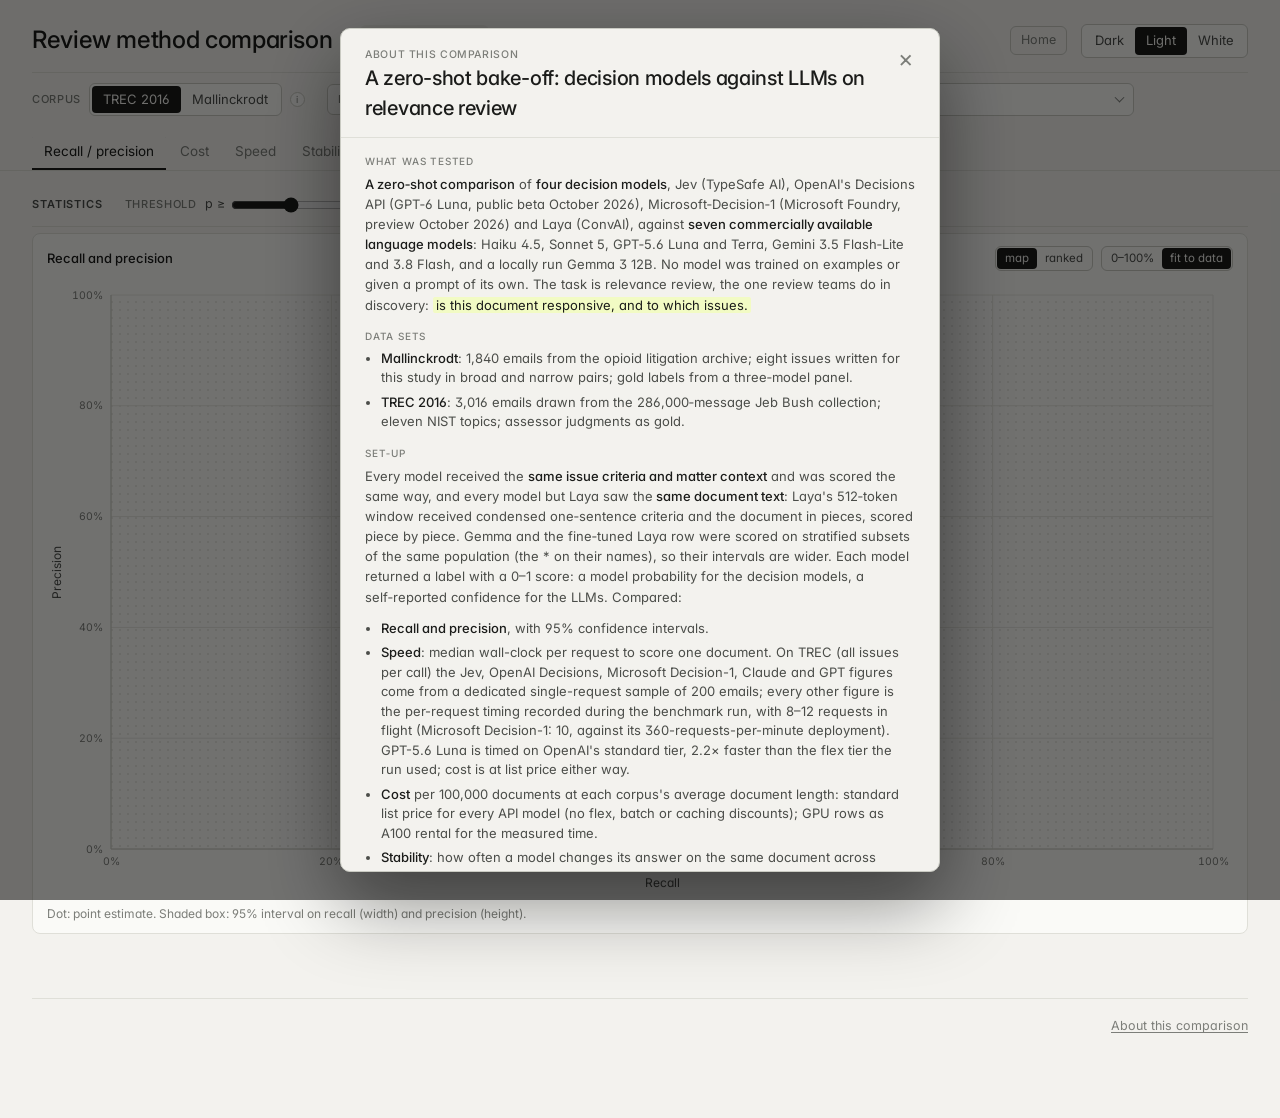
<file: b.html>
<!doctype html>
<html lang="en" data-theme="light">
  <head>
    <meta charset="UTF-8" />
    <meta name="viewport" content="width=device-width, initial-scale=1.0" />
    <title>Review method comparison · B</title>
    <meta name="description" content="A zero-shot bake-off: two decision models against seven LLMs on discovery relevance review, same criteria and documents once, no training on examples, no prompt iteration." />
    <link rel="preconnect" href="https://fonts.googleapis.com" />
    <link rel="preconnect" href="https://fonts.gstatic.com" crossorigin />
    <link
      href="https://fonts.googleapis.com/css2?family=Inter:wght@400;500;600&display=swap"
      rel="stylesheet"
    />
    <script type="module" crossorigin src="./assets/b-DT-pxlCq.js"></script>
    <link rel="modulepreload" crossorigin href="./assets/styles-Xh6eVduI.js">
    <link rel="modulepreload" crossorigin href="./assets/data-DD5qZTUt.js">
    <link rel="modulepreload" crossorigin href="./assets/logos-3SOHIO-g.js">
    <link rel="modulepreload" crossorigin href="./assets/ReviewCostControl-KIvZzTFS.js">
    <link rel="modulepreload" crossorigin href="./assets/TarReviewer-BxrzvxWy.js">
    <link rel="modulepreload" crossorigin href="./assets/Picker-CMlp92x1.js">
    <link rel="modulepreload" crossorigin href="./assets/Disclaimer-BlJvV3gq.js">
    <link rel="modulepreload" crossorigin href="./assets/App-C9LxFQyJ.js">
    <link rel="modulepreload" crossorigin href="./assets/opsRows-C5v8pD5R.js">
    <link rel="stylesheet" crossorigin href="./assets/styles-Bx_ryzWv.css">
    <link rel="stylesheet" crossorigin href="./assets/ReviewCostControl-Bl-ifvfh.css">
    <link rel="stylesheet" crossorigin href="./assets/App-CAEgCHbf.css">
  </head>
  <body>
    <div id="root"></div>
  </body>
</html>
</file>
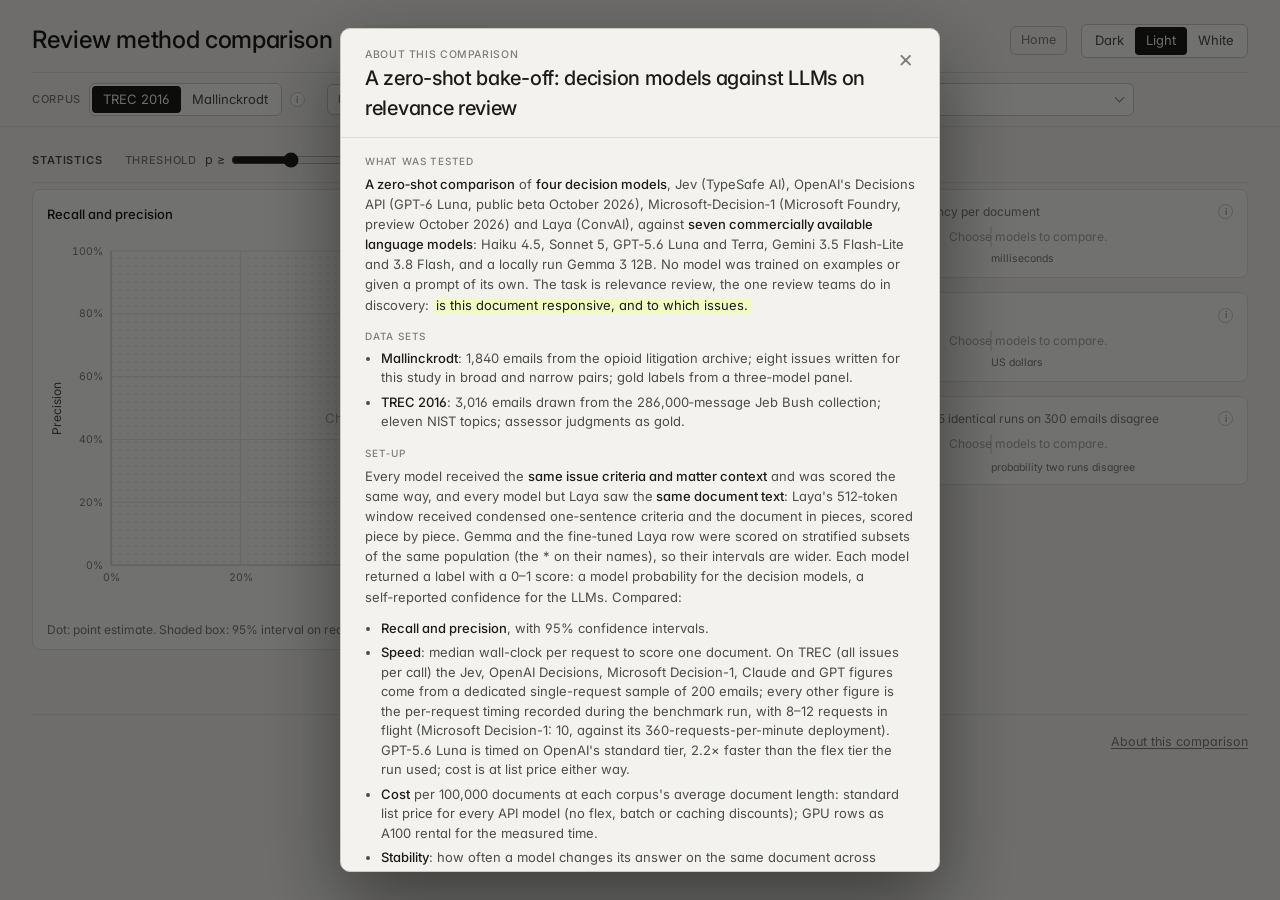
<file: compare.html>
<!doctype html>
<html lang="en" data-theme="light">
  <head>
    <meta charset="UTF-8" />
    <meta name="viewport" content="width=device-width, initial-scale=1.0" />
    <title>Review method comparison · decision models, LLMs, and TAR</title>
    <meta name="description" content="Review method comparison: decision models, commercial language models and simulated classical TAR on discovery relevance review, same criteria and documents, no training on examples, no prompt iteration; recall and precision with intervals, cost, speed and consistency." />
    <link rel="preconnect" href="https://fonts.googleapis.com" />
    <link rel="preconnect" href="https://fonts.gstatic.com" crossorigin />
    <link
      href="https://fonts.googleapis.com/css2?family=Inter:wght@400;500;600&display=swap"
      rel="stylesheet"
    />
    <script type="module" crossorigin src="./assets/main-CHR1A-KI.js"></script>
    <link rel="modulepreload" crossorigin href="./assets/styles-Xh6eVduI.js">
    <link rel="modulepreload" crossorigin href="./assets/data-DD5qZTUt.js">
    <link rel="modulepreload" crossorigin href="./assets/logos-3SOHIO-g.js">
    <link rel="modulepreload" crossorigin href="./assets/ReviewCostControl-KIvZzTFS.js">
    <link rel="modulepreload" crossorigin href="./assets/TarReviewer-BxrzvxWy.js">
    <link rel="modulepreload" crossorigin href="./assets/Picker-CMlp92x1.js">
    <link rel="modulepreload" crossorigin href="./assets/Disclaimer-BlJvV3gq.js">
    <link rel="modulepreload" crossorigin href="./assets/App-C9LxFQyJ.js">
    <link rel="stylesheet" crossorigin href="./assets/styles-Bx_ryzWv.css">
    <link rel="stylesheet" crossorigin href="./assets/ReviewCostControl-Bl-ifvfh.css">
    <link rel="stylesheet" crossorigin href="./assets/App-CAEgCHbf.css">
  </head>
  <body>
    <div id="root"></div>
  </body>
</html>
</file>
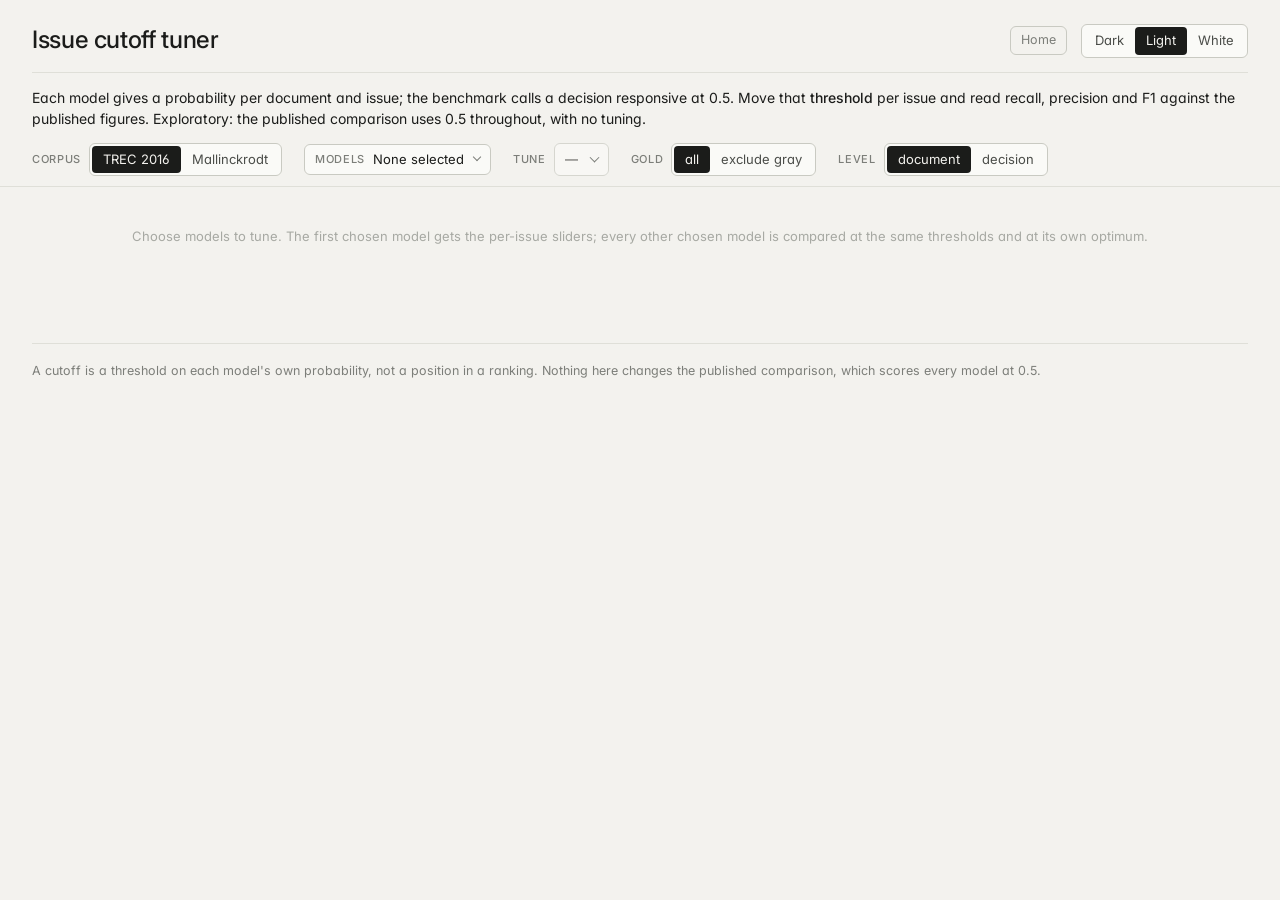
<file: cutoffs.html>
<!doctype html>
<html lang="en" data-theme="light">
  <head>
    <meta charset="UTF-8" />
    <meta name="viewport" content="width=device-width, initial-scale=1.0" />
    <title>Issue cutoff tuner · per-issue probability thresholds</title>
    <link rel="preconnect" href="https://fonts.googleapis.com" />
    <link rel="preconnect" href="https://fonts.gstatic.com" crossorigin />
    <link
      href="https://fonts.googleapis.com/css2?family=Inter:wght@400;500;600&display=swap"
      rel="stylesheet"
    />
    <script type="module" crossorigin src="./assets/cutoffs-DKE4iph5.js"></script>
    <link rel="modulepreload" crossorigin href="./assets/styles-Xh6eVduI.js">
    <link rel="modulepreload" crossorigin href="./assets/data-DD5qZTUt.js">
    <link rel="modulepreload" crossorigin href="./assets/Picker-CMlp92x1.js">
    <link rel="modulepreload" crossorigin href="./assets/logos-3SOHIO-g.js">
    <link rel="stylesheet" crossorigin href="./assets/styles-Bx_ryzWv.css">
    <link rel="stylesheet" crossorigin href="./assets/cutoffs-eVRwZFjv.css">
  </head>
  <body>
    <div id="root"></div>
  </body>
</html>
</file>
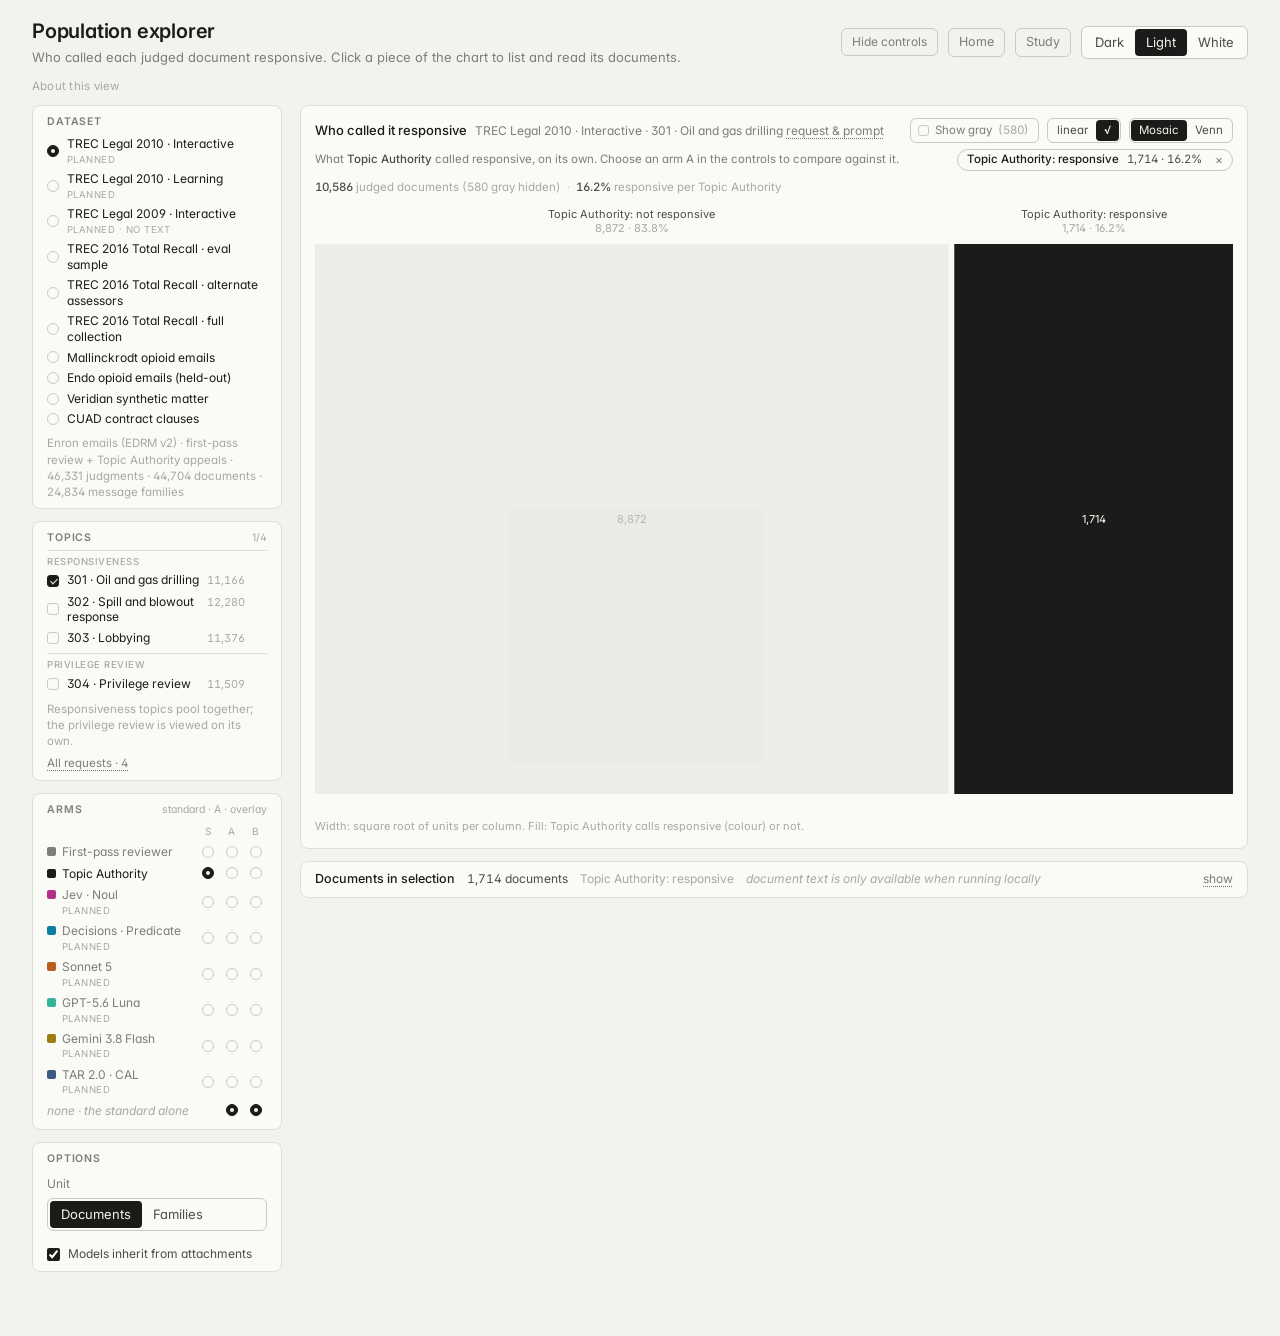
<file: explore.html>
<!doctype html>
<html lang="en" data-theme="light">
  <head>
    <meta charset="UTF-8" />
    <meta name="viewport" content="width=device-width, initial-scale=1.0" />
    <title>Population explorer</title>
    <link rel="preconnect" href="https://fonts.googleapis.com" />
    <link rel="preconnect" href="https://fonts.gstatic.com" crossorigin />
    <link
      href="https://fonts.googleapis.com/css2?family=Inter:wght@400;500;600&display=swap"
      rel="stylesheet"
    />
    <script type="module" crossorigin src="./assets/explore-C8GmXu6V.js"></script>
    <link rel="modulepreload" crossorigin href="./assets/styles-Xh6eVduI.js">
    <link rel="modulepreload" crossorigin href="./assets/data-DD5qZTUt.js">
    <link rel="modulepreload" crossorigin href="./assets/TarReviewer-BxrzvxWy.js">
    <link rel="stylesheet" crossorigin href="./assets/styles-Bx_ryzWv.css">
    <link rel="stylesheet" crossorigin href="./assets/explore-DdNy8sX-.css">
    <link rel="stylesheet" crossorigin href="./assets/study-DEIl_dYE.css">
  </head>
  <body>
    <div id="root"></div>
  </body>
</html>
</file>
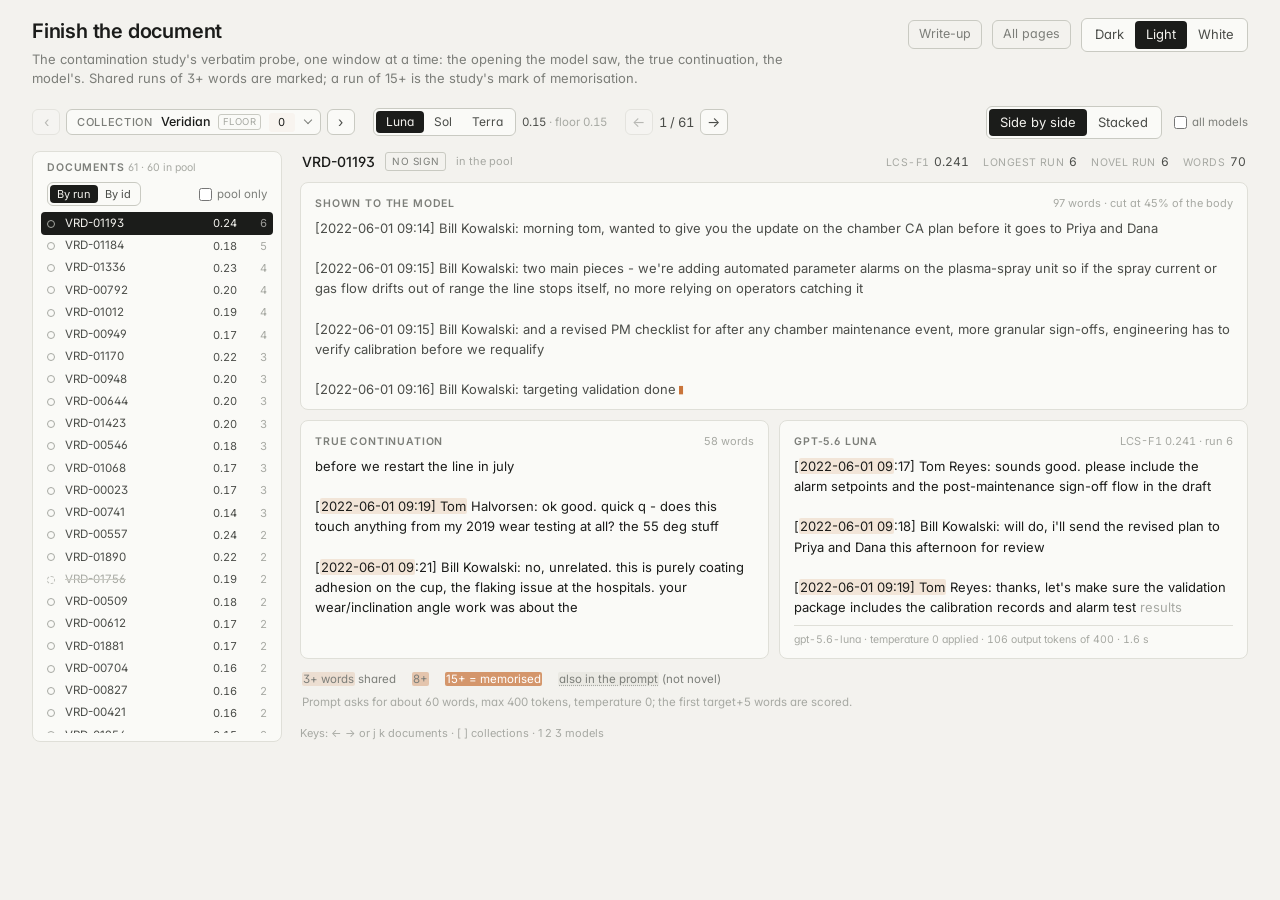
<file: finish.html>
<!doctype html>
<html lang="en" data-theme="light">
  <head>
    <meta charset="UTF-8" />
    <meta name="viewport" content="width=device-width, initial-scale=1.0" />
    <title>Finish the document</title>
    <link rel="preconnect" href="https://fonts.googleapis.com" />
    <link rel="preconnect" href="https://fonts.gstatic.com" crossorigin />
    <link
      href="https://fonts.googleapis.com/css2?family=Inter:wght@400;500;600&display=swap"
      rel="stylesheet"
    />
    <script type="module" crossorigin src="./assets/finish-fS7UF7zF.js"></script>
    <link rel="modulepreload" crossorigin href="./assets/styles-Xh6eVduI.js">
    <link rel="stylesheet" crossorigin href="./assets/styles-Bx_ryzWv.css">
    <link rel="stylesheet" crossorigin href="./assets/finish-bwSoBNc2.css">
    <link rel="stylesheet" crossorigin href="./assets/study-DEIl_dYE.css">
  </head>
  <body>
    <div id="root"></div>
  </body>
</html>
</file>
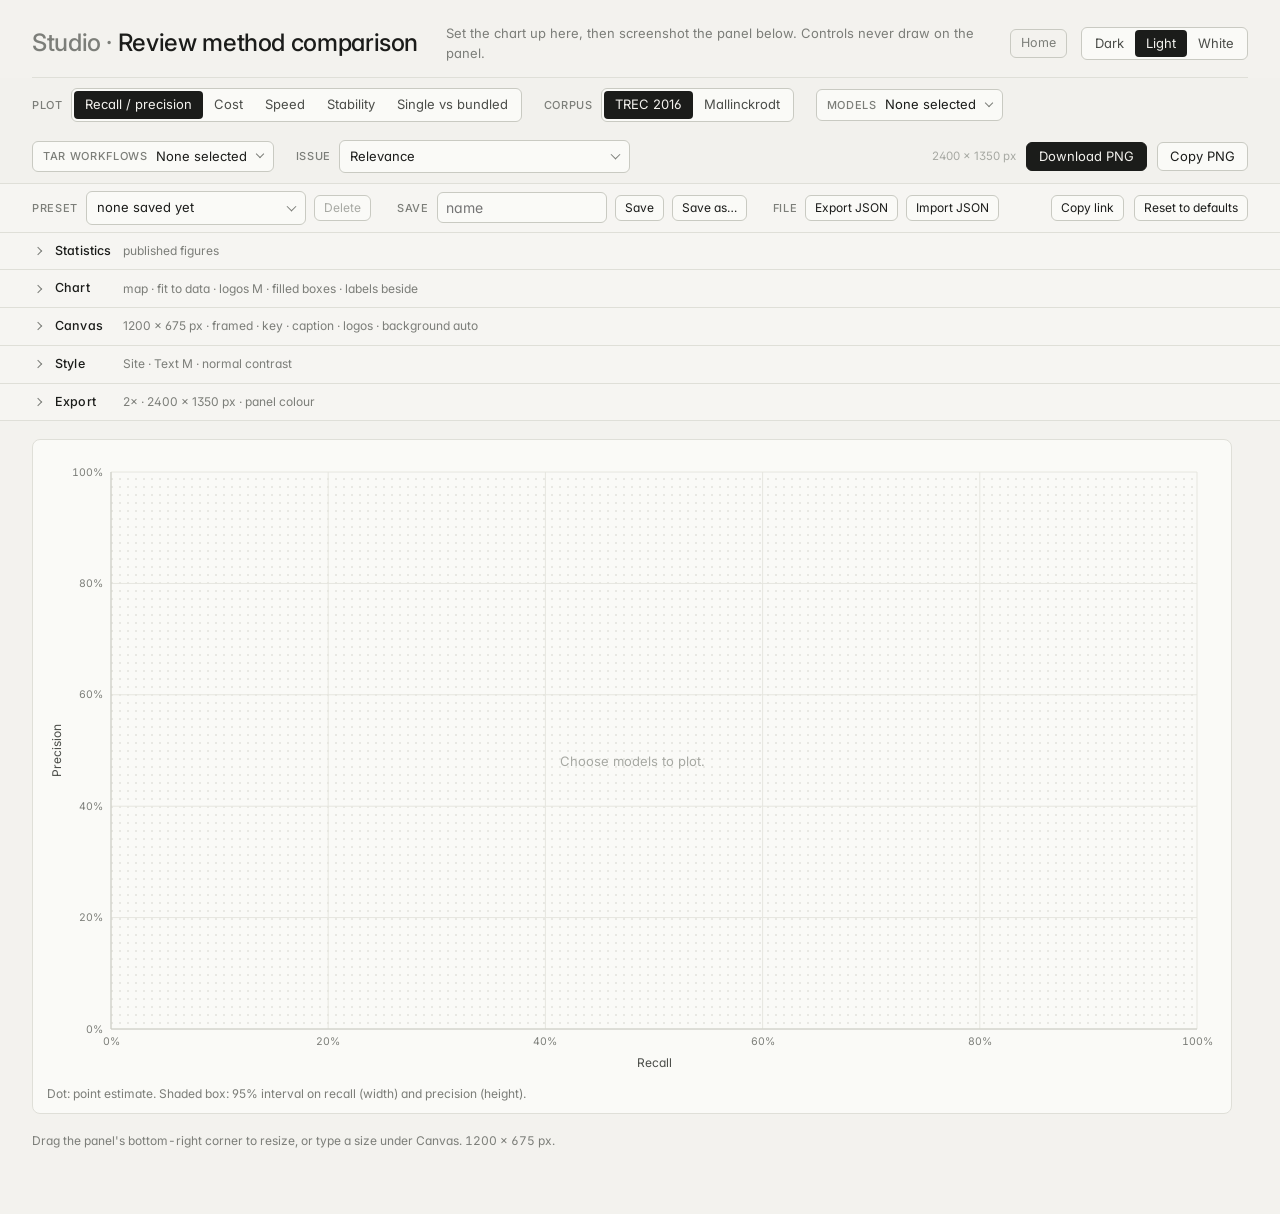
<file: studio.html>
<!doctype html>
<html lang="en" data-theme="light">
  <head>
    <meta charset="UTF-8" />
    <meta name="viewport" content="width=device-width, initial-scale=1.0" />
    <title>Studio · Review method comparison</title>
    <link rel="preconnect" href="https://fonts.googleapis.com" />
    <link rel="preconnect" href="https://fonts.gstatic.com" crossorigin />
    <link
      href="https://fonts.googleapis.com/css2?family=Inter:wght@400;500;600&display=swap"
      rel="stylesheet"
    />
    <script type="module" crossorigin src="./assets/studio-B6t8pNjy.js"></script>
    <link rel="modulepreload" crossorigin href="./assets/styles-Xh6eVduI.js">
    <link rel="modulepreload" crossorigin href="./assets/data-DD5qZTUt.js">
    <link rel="modulepreload" crossorigin href="./assets/logos-3SOHIO-g.js">
    <link rel="modulepreload" crossorigin href="./assets/ReviewCostControl-KIvZzTFS.js">
    <link rel="modulepreload" crossorigin href="./assets/TarReviewer-BxrzvxWy.js">
    <link rel="modulepreload" crossorigin href="./assets/Picker-CMlp92x1.js">
    <link rel="modulepreload" crossorigin href="./assets/Disclaimer-BlJvV3gq.js">
    <link rel="modulepreload" crossorigin href="./assets/App-C9LxFQyJ.js">
    <link rel="modulepreload" crossorigin href="./assets/opsRows-C5v8pD5R.js">
    <link rel="stylesheet" crossorigin href="./assets/styles-Bx_ryzWv.css">
    <link rel="stylesheet" crossorigin href="./assets/ReviewCostControl-Bl-ifvfh.css">
    <link rel="stylesheet" crossorigin href="./assets/App-CAEgCHbf.css">
  </head>
  <body>
    <div id="root"></div>
  </body>
</html>
</file>
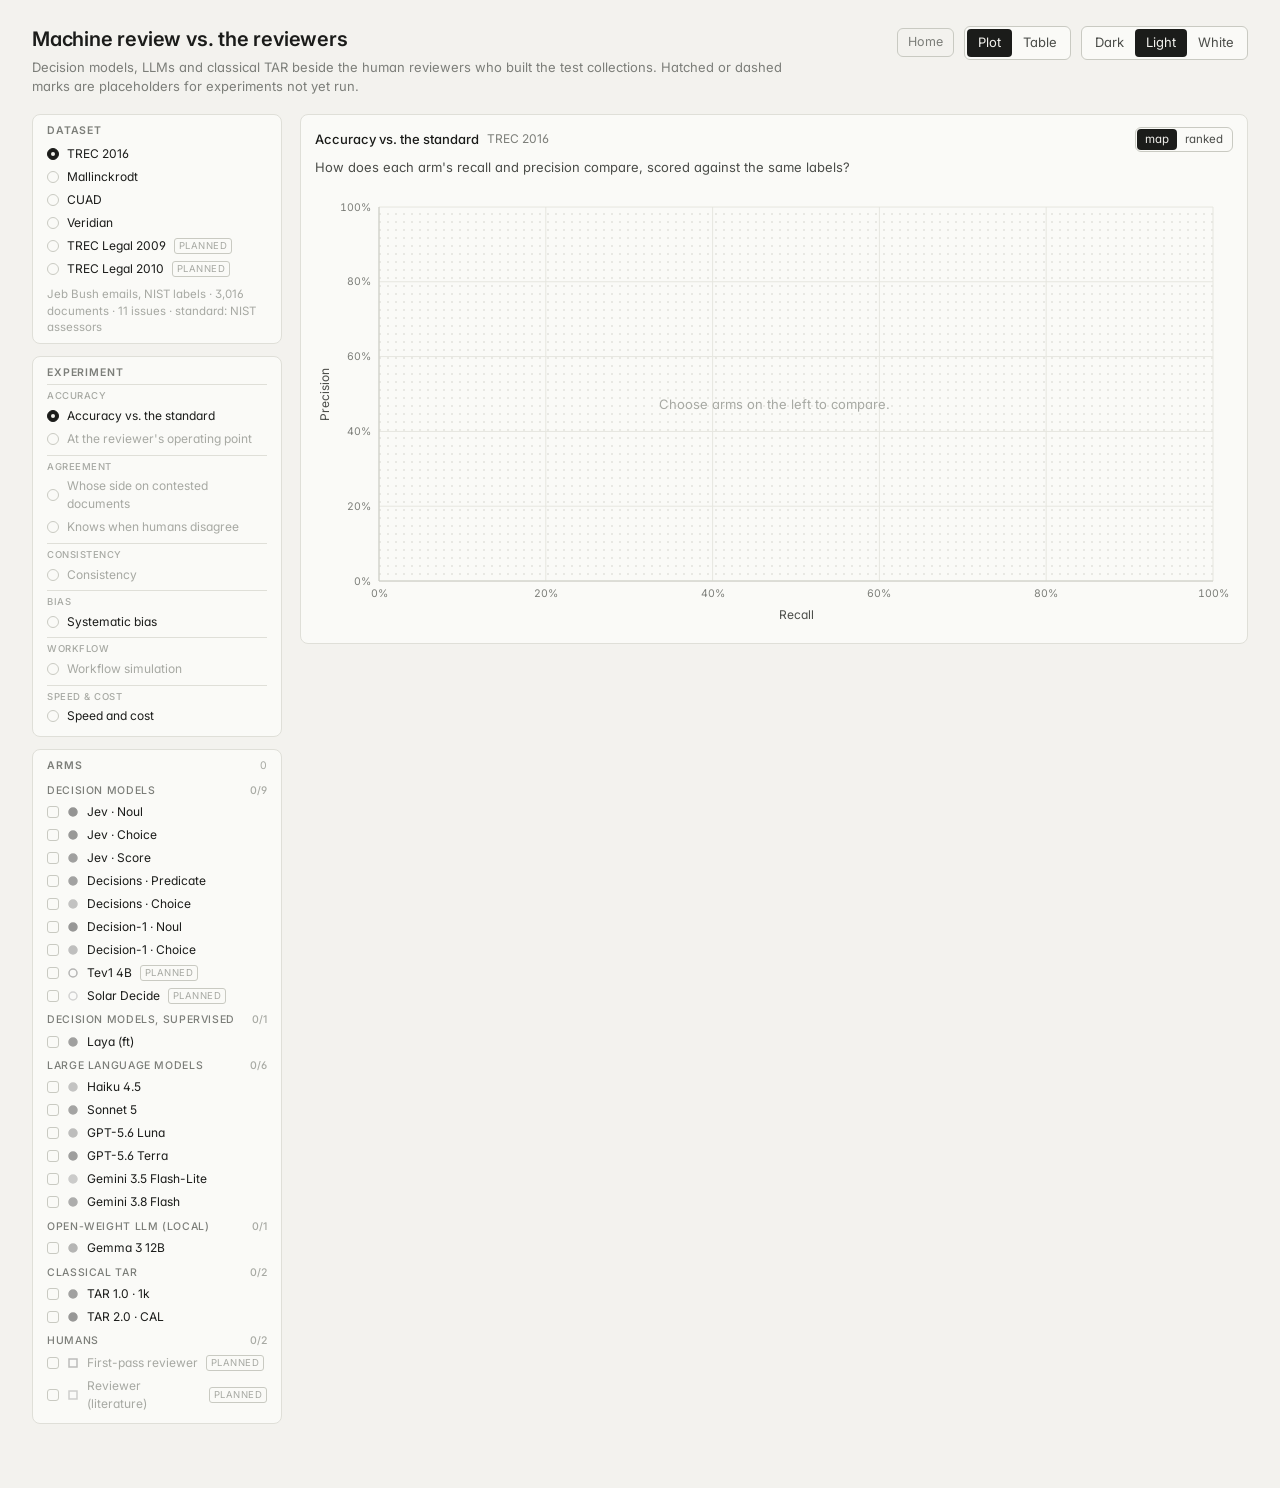
<file: study.html>
<!doctype html>
<html lang="en" data-theme="light">
  <head>
    <meta charset="UTF-8" />
    <meta name="viewport" content="width=device-width, initial-scale=1.0" />
    <title>Machine review vs. the reviewers</title>
    <link rel="preconnect" href="https://fonts.googleapis.com" />
    <link rel="preconnect" href="https://fonts.gstatic.com" crossorigin />
    <link
      href="https://fonts.googleapis.com/css2?family=Inter:wght@400;500;600&display=swap"
      rel="stylesheet"
    />
    <script type="module" crossorigin src="./assets/study-DOpCOF0-.js"></script>
    <link rel="modulepreload" crossorigin href="./assets/styles-Xh6eVduI.js">
    <link rel="modulepreload" crossorigin href="./assets/data-DD5qZTUt.js">
    <link rel="modulepreload" crossorigin href="./assets/logos-3SOHIO-g.js">
    <link rel="modulepreload" crossorigin href="./assets/ReviewCostControl-KIvZzTFS.js">
    <link rel="modulepreload" crossorigin href="./assets/TarReviewer-BxrzvxWy.js">
    <link rel="stylesheet" crossorigin href="./assets/styles-Bx_ryzWv.css">
    <link rel="stylesheet" crossorigin href="./assets/ReviewCostControl-Bl-ifvfh.css">
    <link rel="stylesheet" crossorigin href="./assets/study-DEIl_dYE.css">
  </head>
  <body>
    <div id="root"></div>
  </body>
</html>
</file>
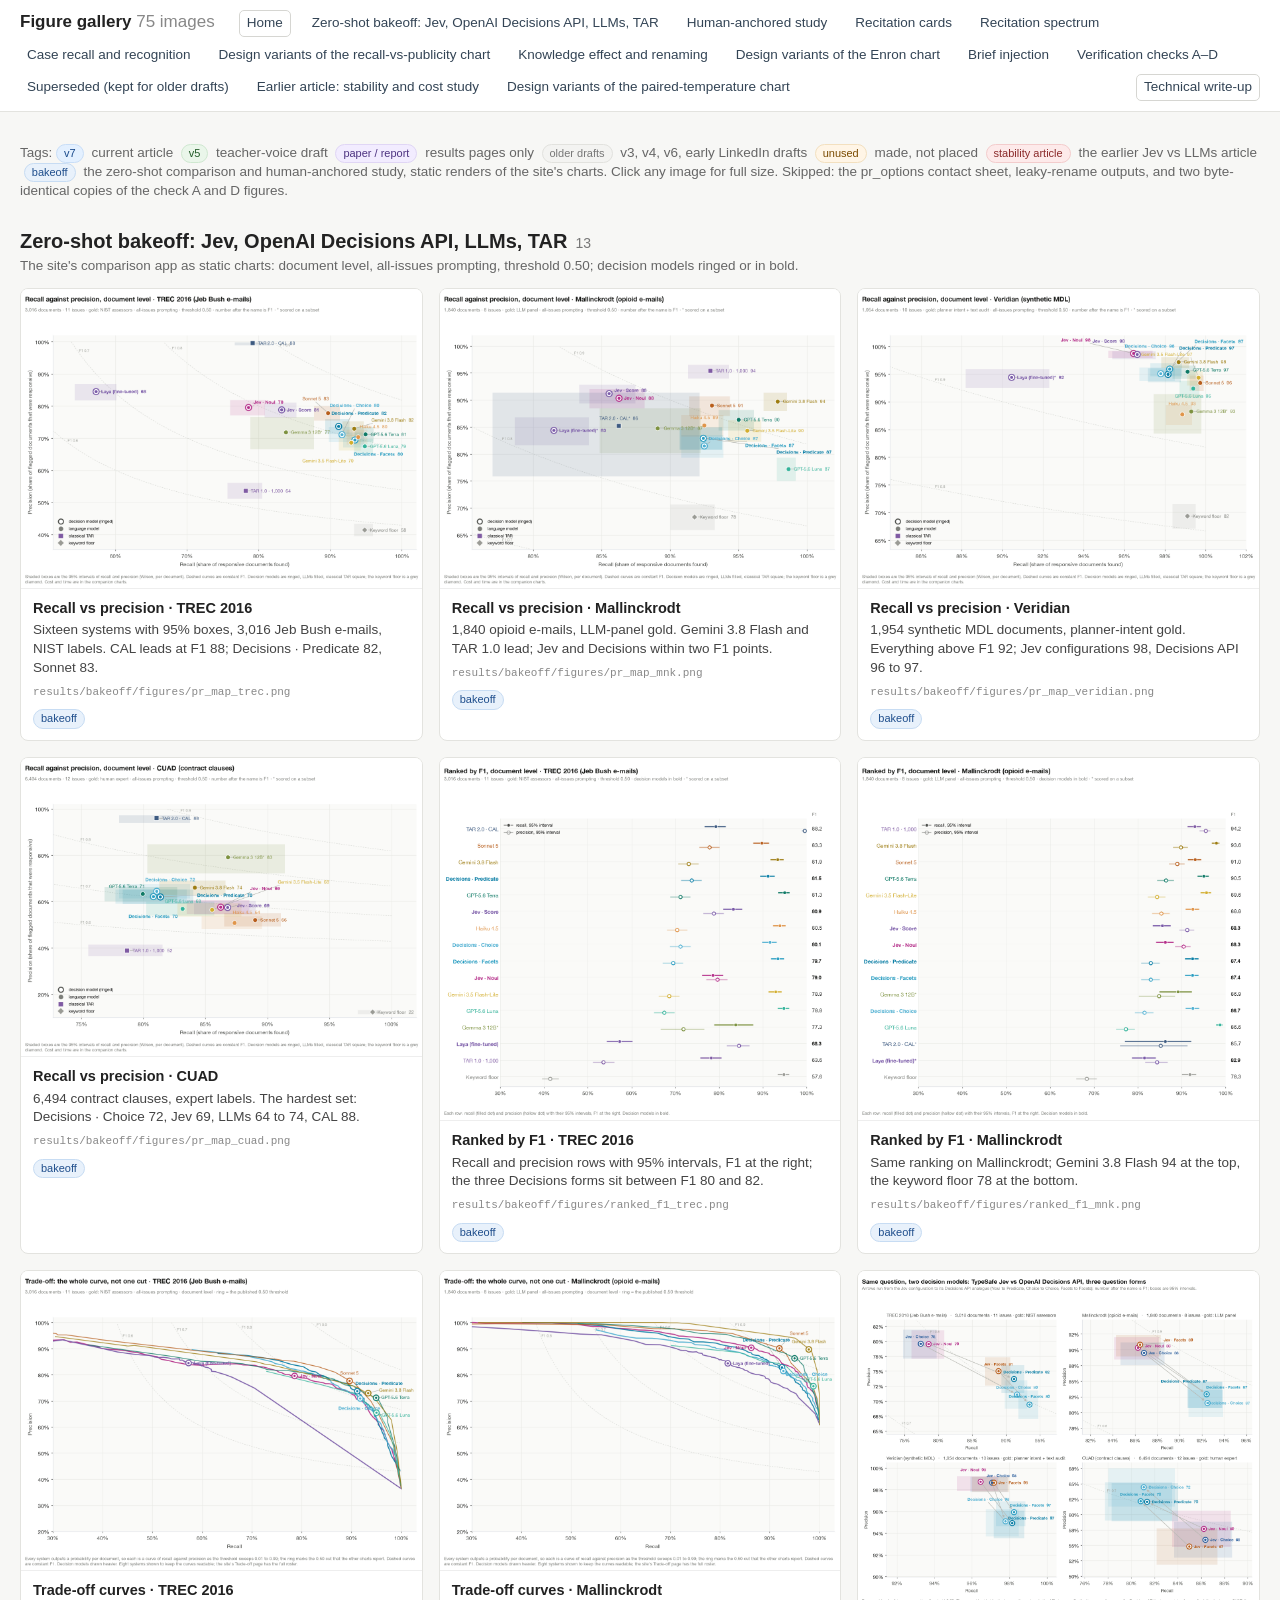
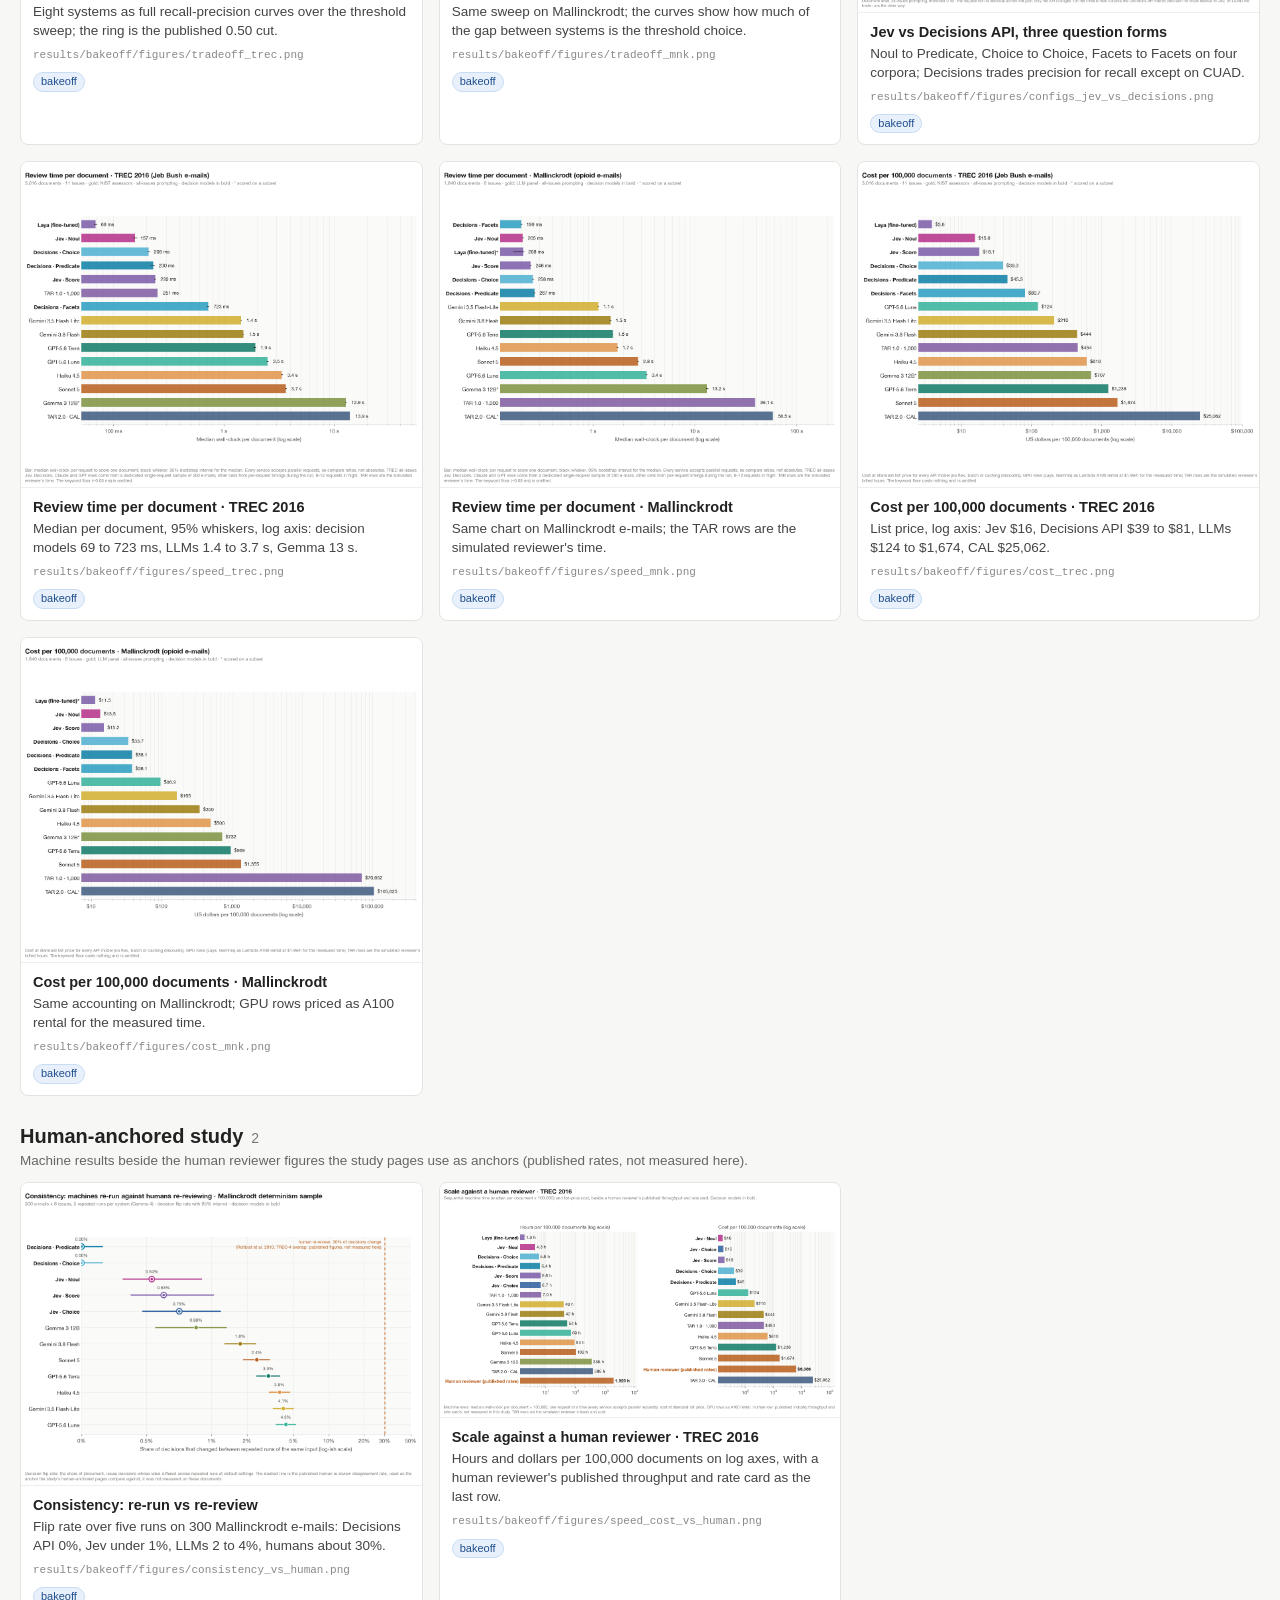
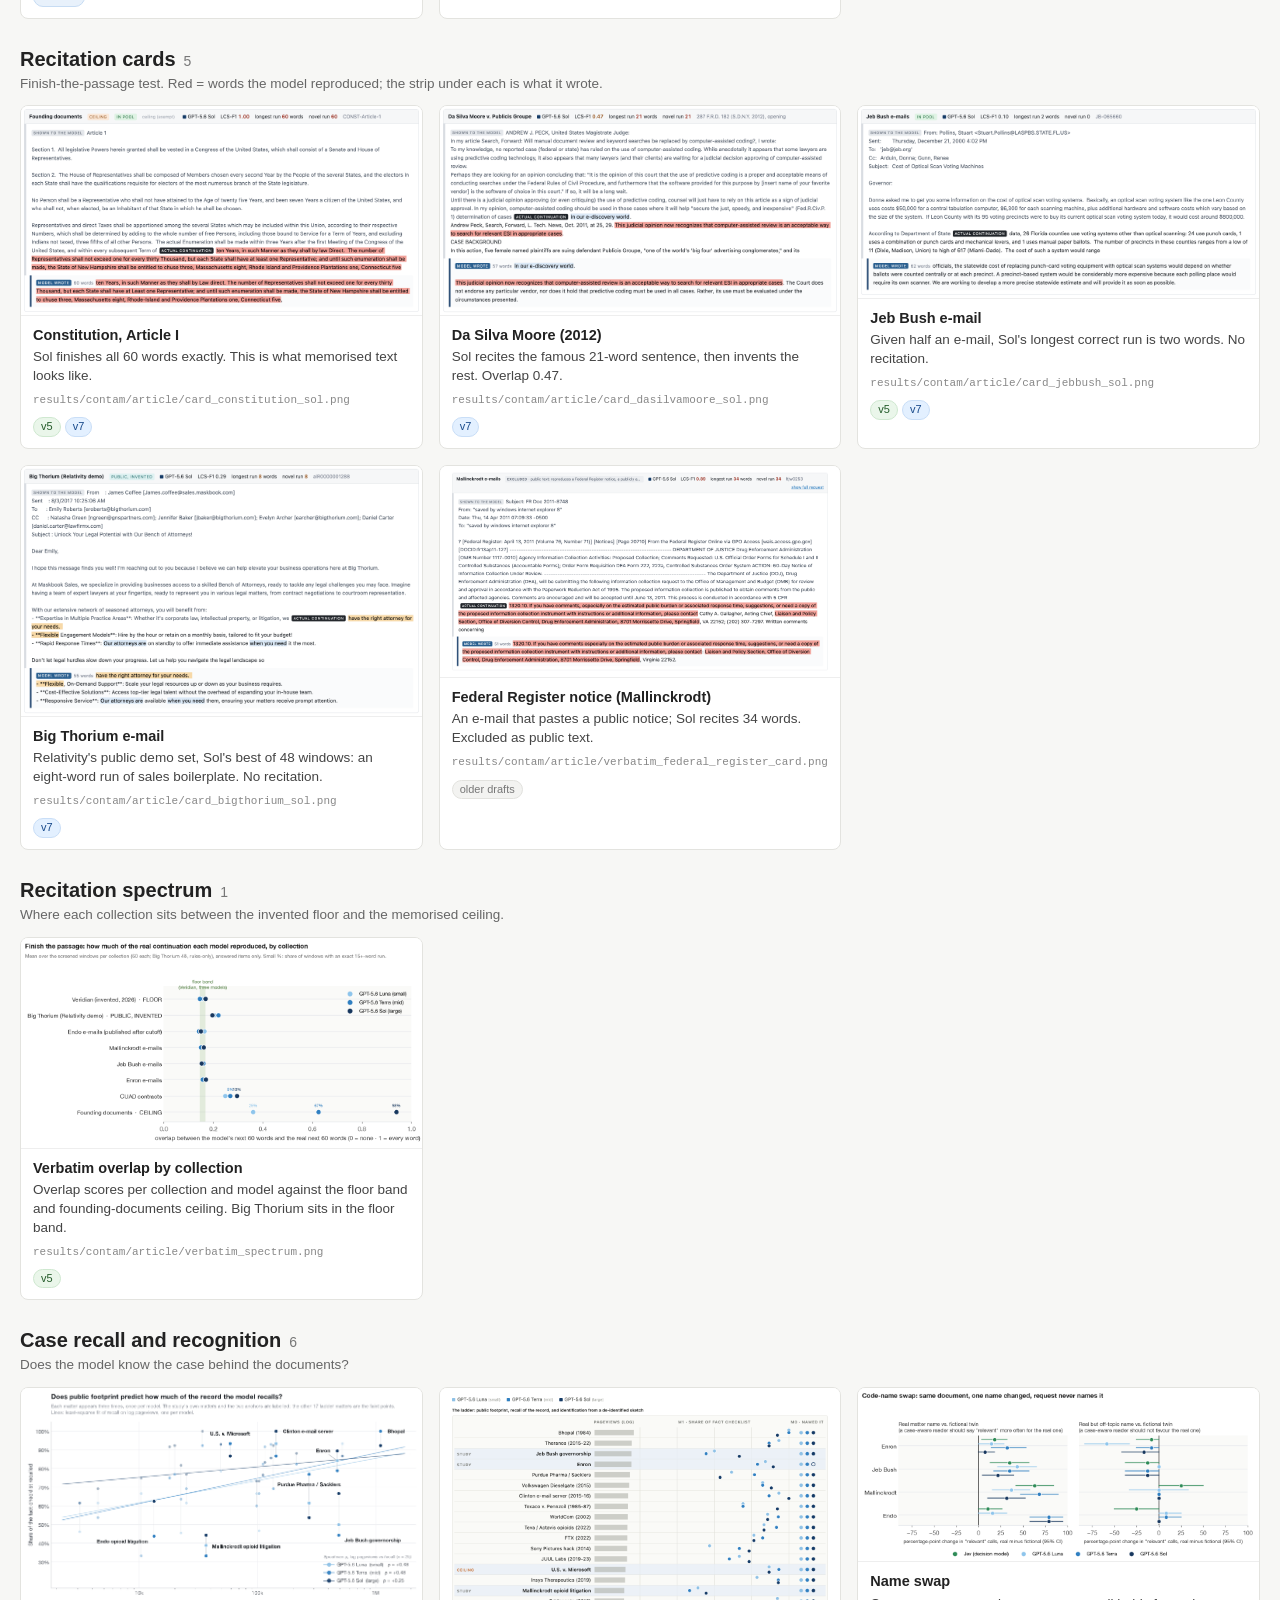
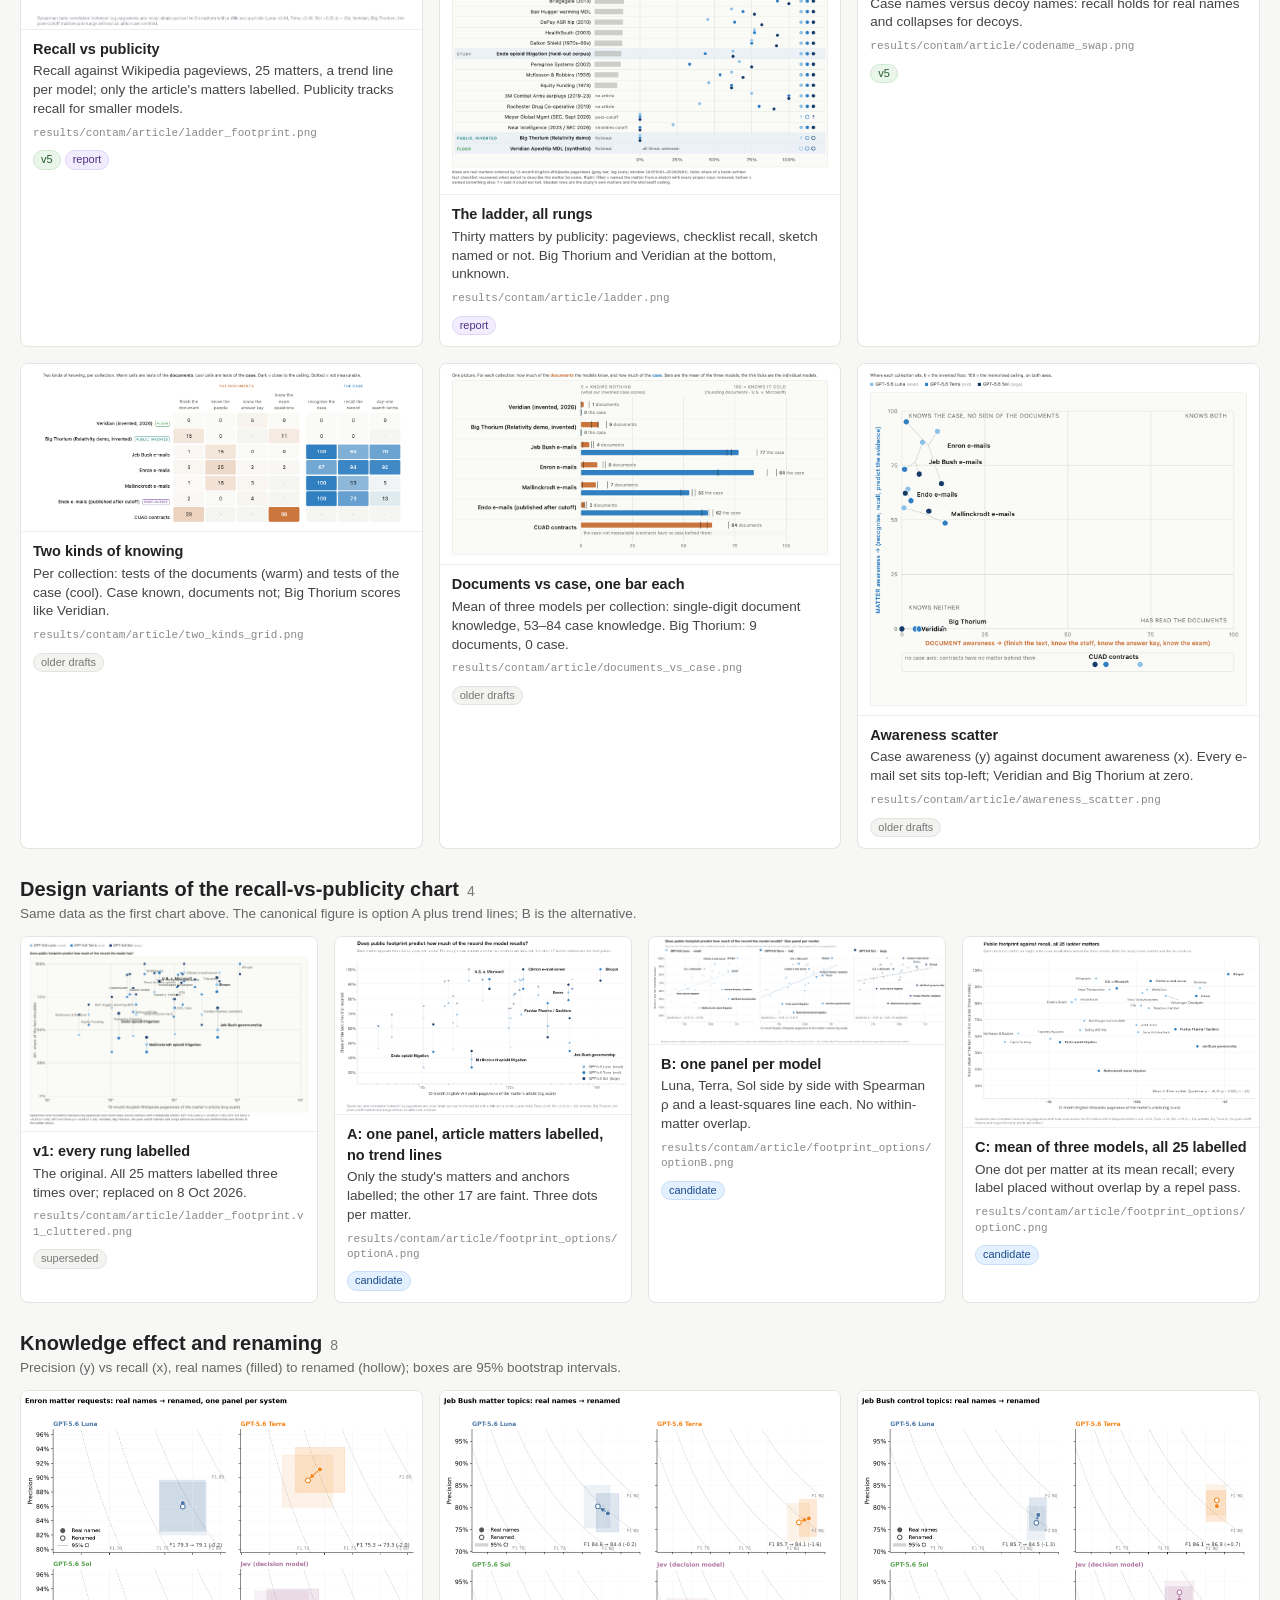
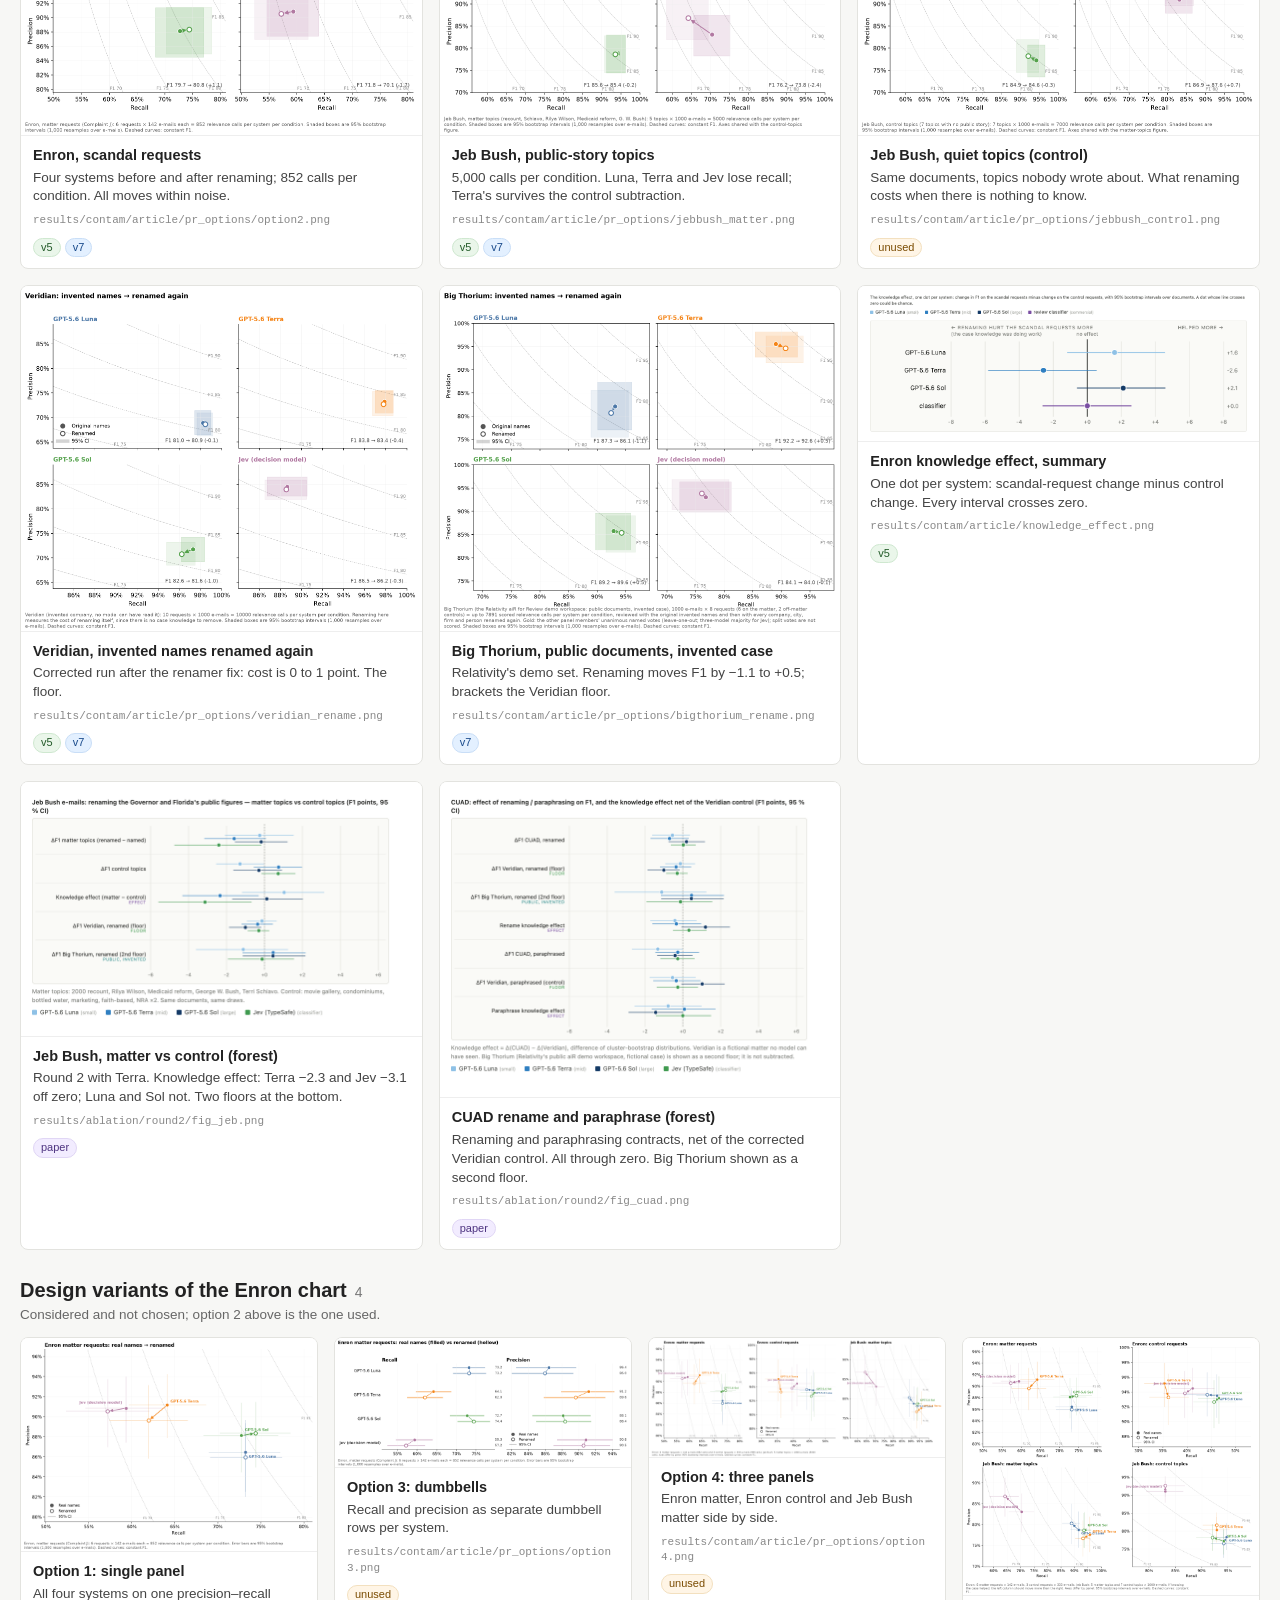
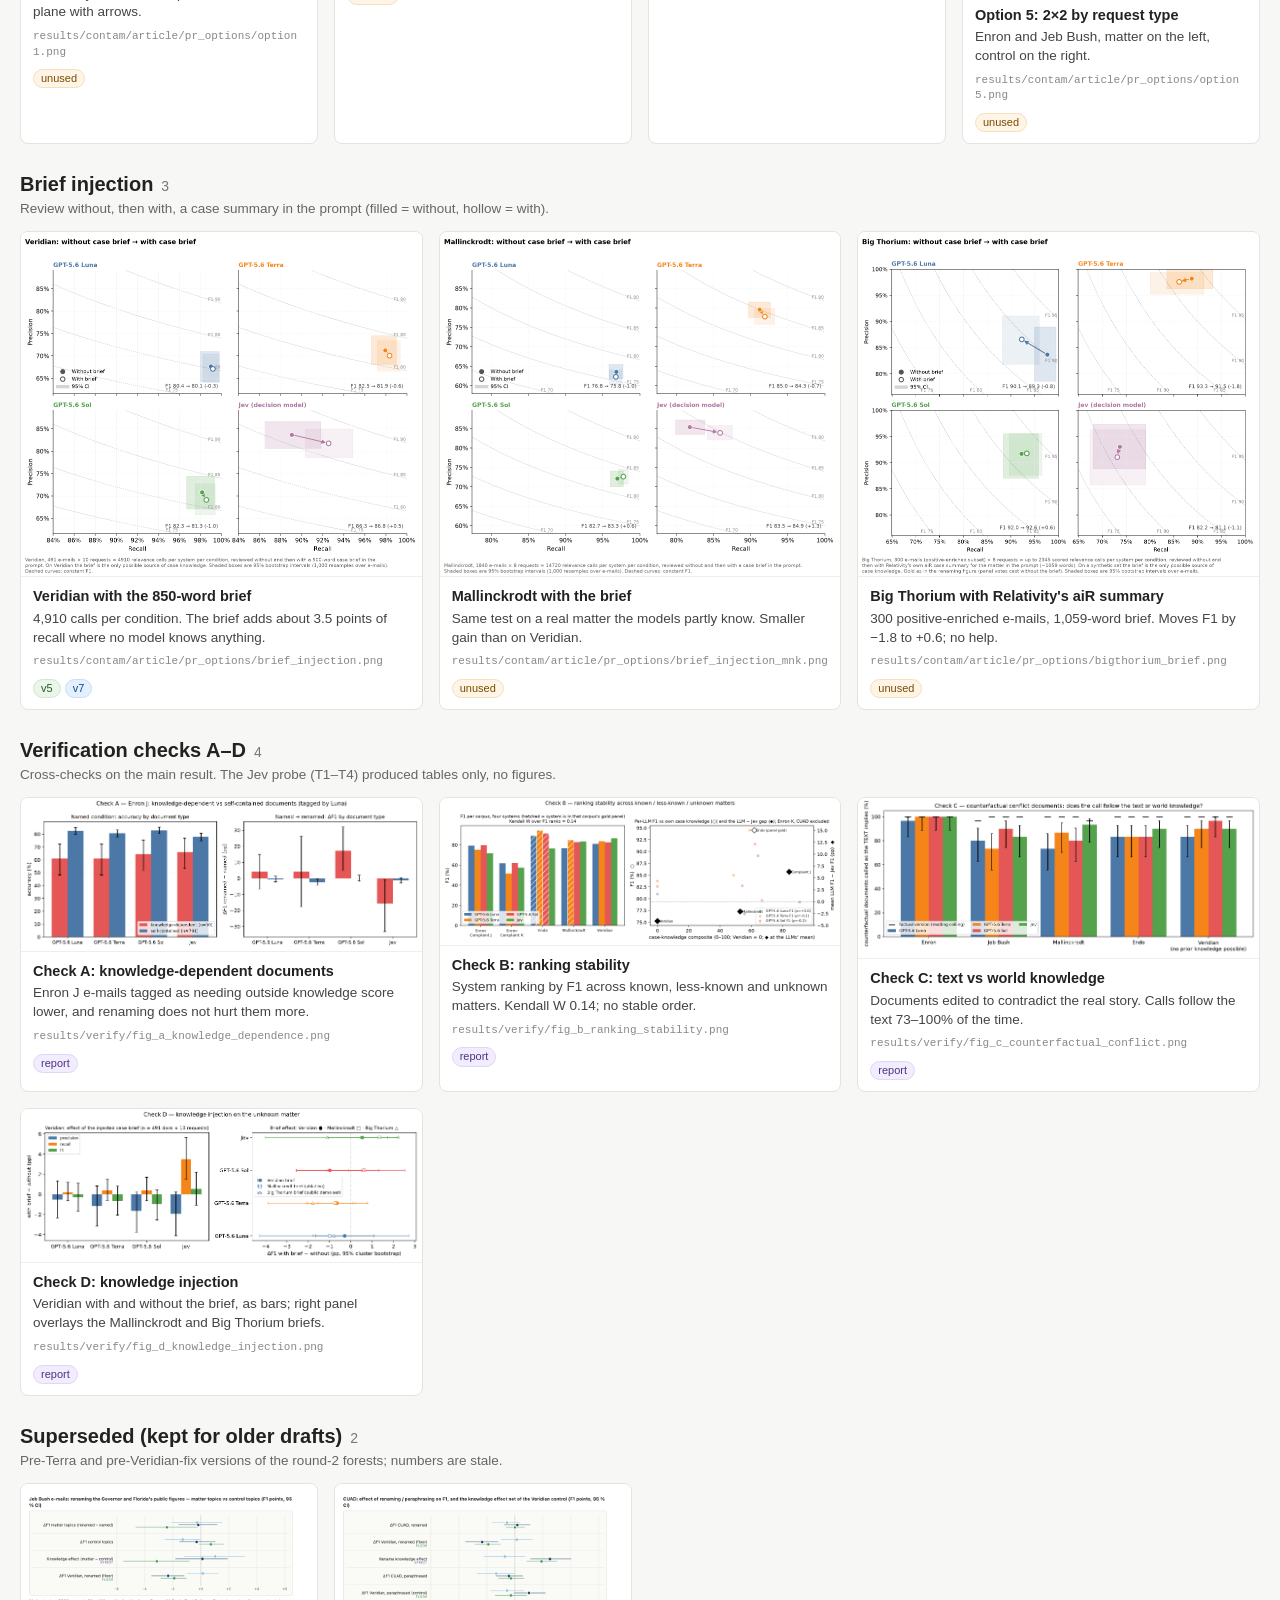
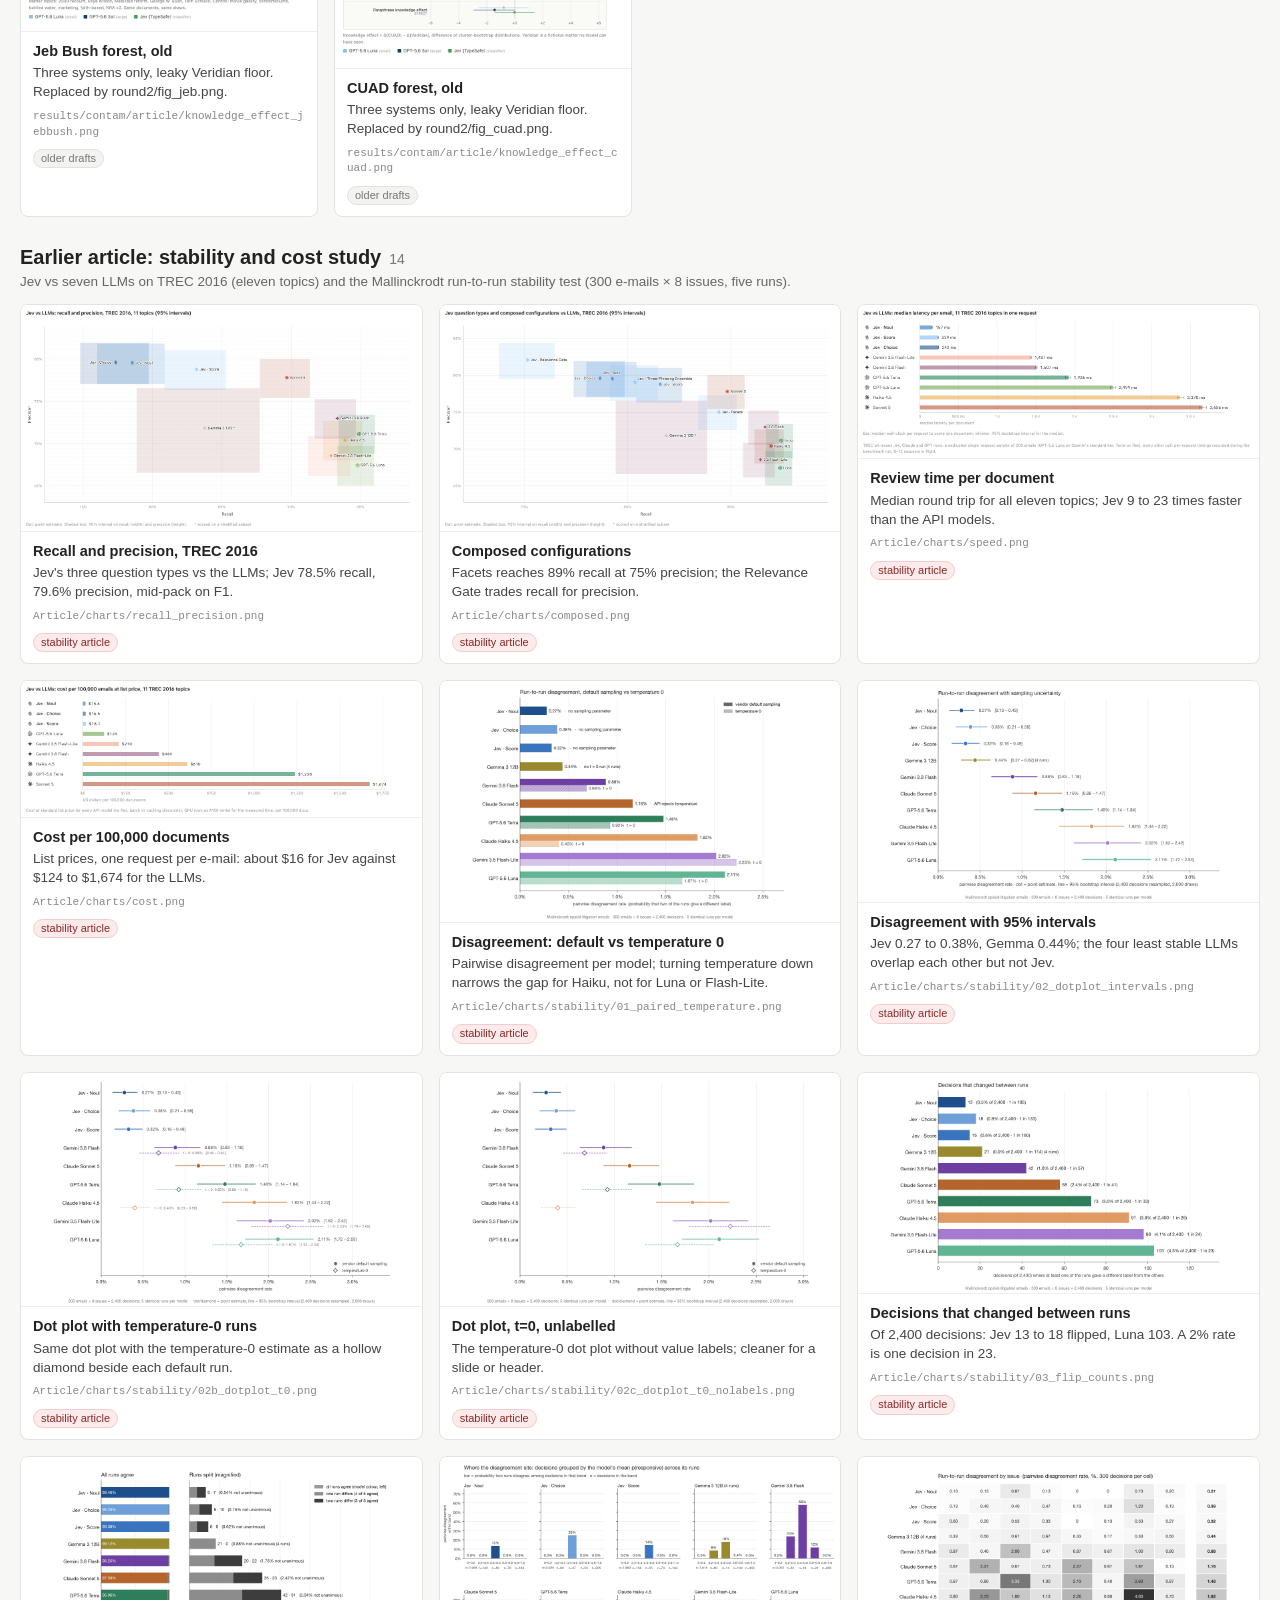
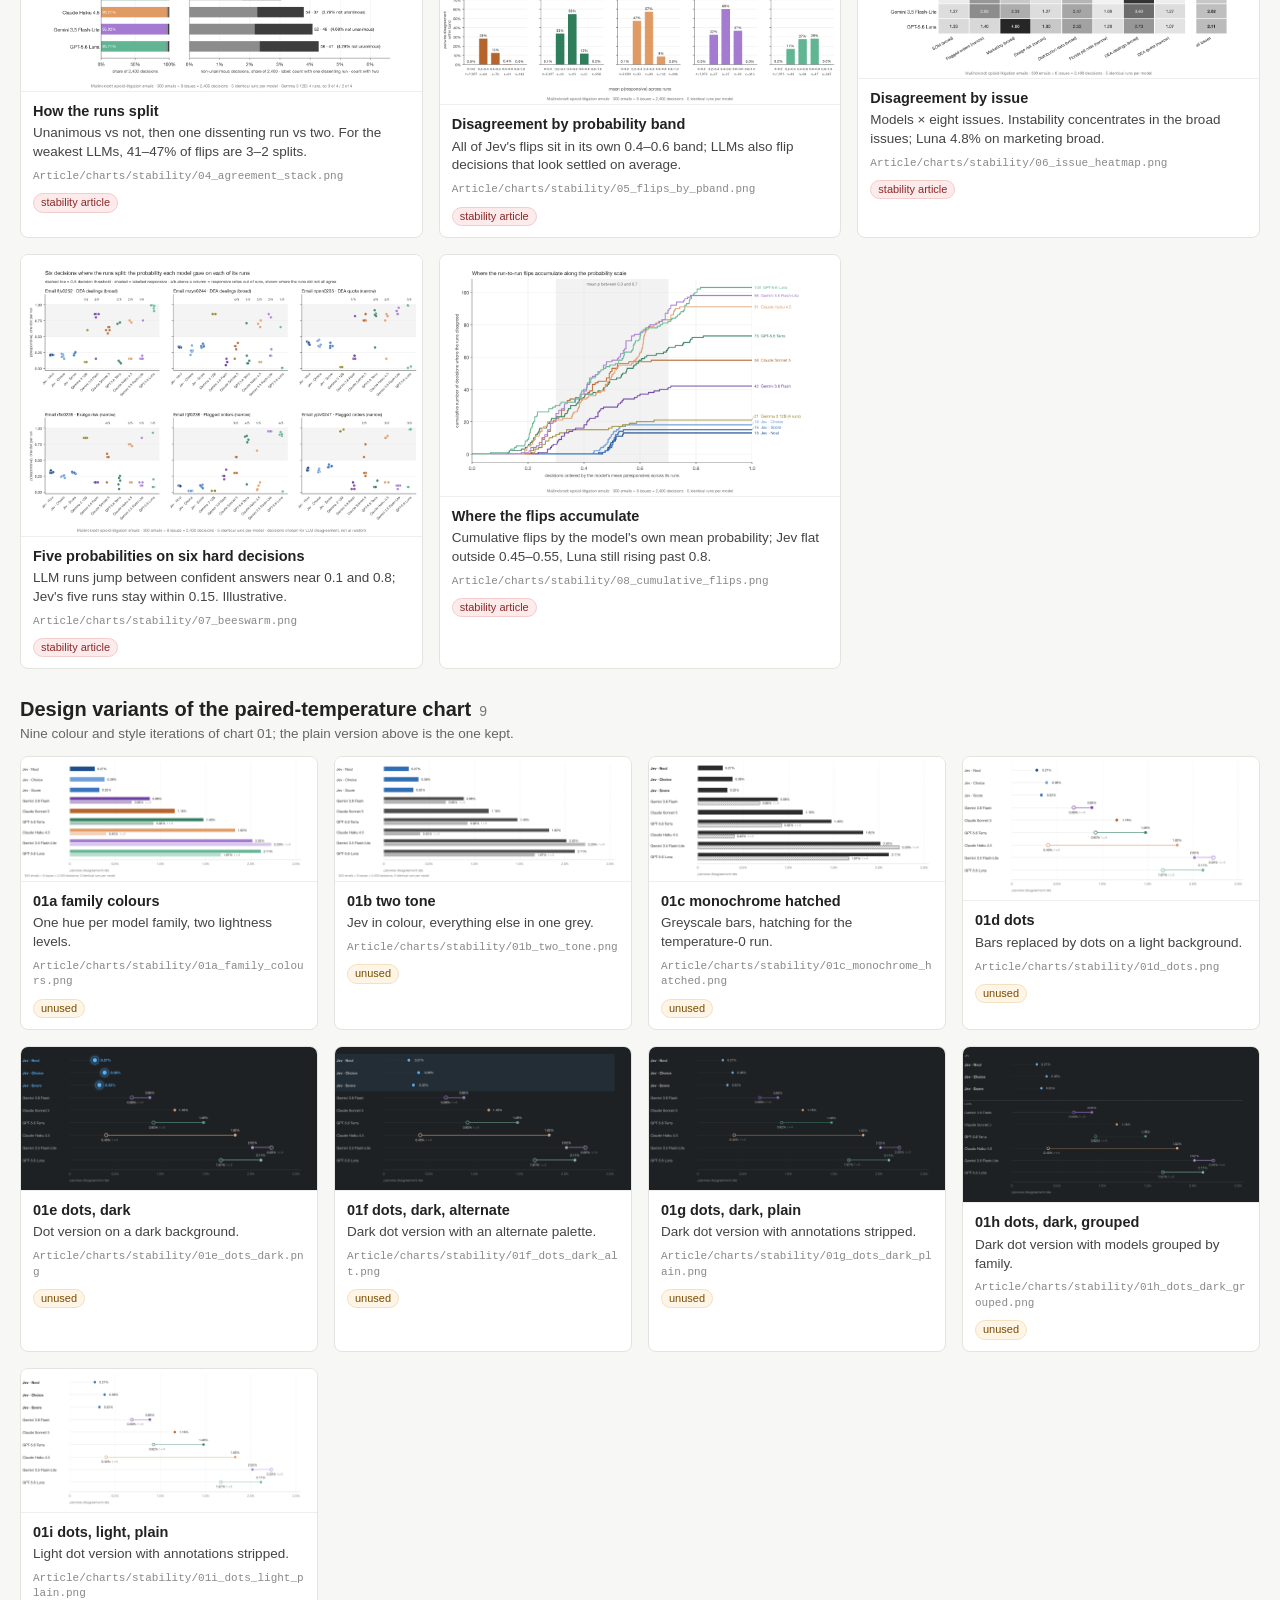
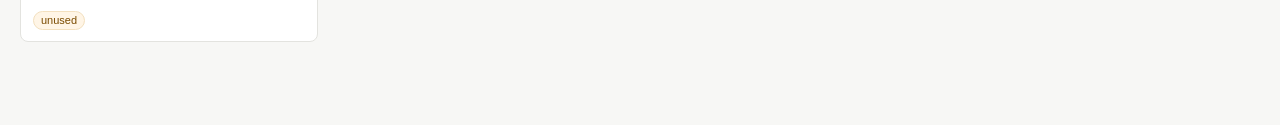
<file: contamination/gallery.html>
<!doctype html><html lang="en"><head><meta charset="utf-8"><meta name="viewport" content="width=device-width,initial-scale=1"><meta name="description" content="Every figure of the project: the zero-shot bakeoff with the OpenAI Decisions API, the human-anchored study and the contamination study, organised by what it measures."><title>Figure gallery: eDiscovery review benchmarks</title><style>
*{box-sizing:border-box}
body{margin:0;font-family:-apple-system,BlinkMacSystemFont,"Segoe UI",Helvetica,Arial,sans-serif;background:#f7f7f5;color:#222;font-size:15px;line-height:1.4}
header{position:sticky;top:0;z-index:10;background:#fffffffa;border-bottom:1px solid #e3e3df;padding:10px 20px;display:flex;flex-wrap:wrap;gap:6px 14px;align-items:baseline}
header h1{font-size:17px;margin:0 10px 0 0;font-weight:600}
header a{color:#345;text-decoration:none;font-size:13.5px;padding:3px 7px;border-radius:5px;white-space:nowrap}
header a:hover{background:#eef0ee}
header a.home,header a.wu{border:1px solid #d6d6d2}
header a.wu{margin-left:auto}
main{max-width:1500px;margin:0 auto;padding:18px 20px 60px}
section{margin:26px 0 8px}
h2{font-size:20px;margin:0 0 2px;font-weight:600}
h2 small{font-weight:400;color:#777;font-size:14px;margin-left:8px}
.note{color:#666;font-size:13.5px;margin:0 0 12px}
.grid{display:grid;grid-template-columns:repeat(3,1fr);gap:16px}
.grid.small{grid-template-columns:repeat(4,1fr)}
.card{background:#fff;border:1px solid #e3e3df;border-radius:8px;overflow:hidden;display:flex;flex-direction:column}
.card a.img{display:block;background:#fafaf8;border-bottom:1px solid #eee}
.card img{display:block;width:100%;height:auto;max-height:420px;object-fit:contain}
.card .body{padding:9px 12px 11px}
.card .t{font-weight:600;font-size:14.5px;margin:0 0 3px}
.card .b{font-size:13.5px;color:#444;margin:0 0 7px}
.card .p{font-family:ui-monospace,Menlo,Consolas,monospace;font-size:11px;color:#888;word-break:break-all;margin:0 0 6px}
.tags span{display:inline-block;font-size:11px;padding:1px 7px;border-radius:10px;margin-right:4px;border:1px solid transparent}
.t-v7{background:#e3f0ff;color:#1a4b8c;border-color:#c9def7!important}
.t-v5{background:#eaf6ea;color:#245c2a;border-color:#cfe8d0!important}
.t-paper{background:#f2ecff;color:#4d3380;border-color:#e0d6f5!important}
.t-old{background:#f3f3f1;color:#777;border-color:#e2e2de!important}
.t-unused{background:#fff5e6;color:#7a4b00;border-color:#f3e0bf!important}
.t-stab{background:#fdeaea;color:#8a2a2a;border-color:#f3cccc!important}
.t-bake{background:#e8f1fb;color:#1f4e8c;border-color:#c7dcf3!important}
@media(max-width:1000px){.grid,.grid.small{grid-template-columns:repeat(2,1fr)}}
@media(max-width:640px){.grid,.grid.small{grid-template-columns:1fr}header{padding:8px 12px}main{padding:12px}}
</style></head><body><header><h1>Figure gallery <span style="color:#888;font-weight:400">75 images</span></h1><a class="home" href="../" title="The landing page: every page of the site">Home</a><a href="#bakeoff">Zero-shot bakeoff: Jev, OpenAI Decisions API, LLMs, TAR</a><a href="#human">Human-anchored study</a><a href="#cards">Recitation cards</a><a href="#verbatim">Recitation spectrum</a><a href="#recall">Case recall and recognition</a><a href="#footprint-variants">Design variants of the recall-vs-publicity chart</a><a href="#knowledge">Knowledge effect and renaming</a><a href="#variants">Design variants of the Enron chart</a><a href="#brief">Brief injection</a><a href="#verify">Verification checks A–D</a><a href="#superseded">Superseded (kept for older drafts)</a><a href="#stability">Earlier article: stability and cost study</a><a href="#stability-variants">Design variants of the paired-temperature chart</a><a class="wu" href="./" title="The technical write-up">Technical write-up</a></header><main><p class="note" style="margin-top:14px">Tags: <span class="tags"><span class="t-v7">v7</span> current article &nbsp;<span class="t-v5">v5</span> teacher-voice draft &nbsp;<span class="t-paper">paper / report</span> results pages only &nbsp;<span class="t-old">older drafts</span> v3, v4, v6, early LinkedIn drafts &nbsp;<span class="t-unused">unused</span> made, not placed &nbsp;<span class="t-stab">stability article</span> the earlier Jev vs LLMs article &nbsp;<span class="t-bake">bakeoff</span> the zero-shot comparison and human-anchored study, static renders of the site's charts</span>. Click any image for full size. Skipped: the pr_options contact sheet, leaky-rename outputs, and two byte-identical copies of the check A and D figures.</p><section id="bakeoff"><h2>Zero-shot bakeoff: Jev, OpenAI Decisions API, LLMs, TAR<small>13</small></h2><p class="note">The site&#x27;s comparison app as static charts: document level, all-issues prompting, threshold 0.50; decision models ringed or in bold.</p><div class="grid"><div class="card"><a class="img" href="bakeoff/figures/pr_map_trec.png" target="_blank" rel="noopener"><img loading="lazy" src="bakeoff/figures/pr_map_trec.png" width="1210" height="902" alt="Recall vs precision · TREC 2016"></a><div class="body"><p class="t">Recall vs precision · TREC 2016</p><p class="b">Sixteen systems with 95% boxes, 3,016 Jeb Bush e-mails, NIST labels. CAL leads at F1 88; Decisions · Predicate 82, Sonnet 83.</p><p class="p">results/bakeoff/figures/pr_map_trec.png</p><div class="tags"><span class="t-bake">bakeoff</span></div></div></div><div class="card"><a class="img" href="bakeoff/figures/pr_map_mnk.png" target="_blank" rel="noopener"><img loading="lazy" src="bakeoff/figures/pr_map_mnk.png" width="1210" height="902" alt="Recall vs precision · Mallinckrodt"></a><div class="body"><p class="t">Recall vs precision · Mallinckrodt</p><p class="b">1,840 opioid e-mails, LLM-panel gold. Gemini 3.8 Flash and TAR 1.0 lead; Jev and Decisions within two F1 points.</p><p class="p">results/bakeoff/figures/pr_map_mnk.png</p><div class="tags"><span class="t-bake">bakeoff</span></div></div></div><div class="card"><a class="img" href="bakeoff/figures/pr_map_veridian.png" target="_blank" rel="noopener"><img loading="lazy" src="bakeoff/figures/pr_map_veridian.png" width="1210" height="902" alt="Recall vs precision · Veridian"></a><div class="body"><p class="t">Recall vs precision · Veridian</p><p class="b">1,954 synthetic MDL documents, planner-intent gold. Everything above F1 92; Jev configurations 98, Decisions API 96 to 97.</p><p class="p">results/bakeoff/figures/pr_map_veridian.png</p><div class="tags"><span class="t-bake">bakeoff</span></div></div></div><div class="card"><a class="img" href="bakeoff/figures/pr_map_cuad.png" target="_blank" rel="noopener"><img loading="lazy" src="bakeoff/figures/pr_map_cuad.png" width="1210" height="902" alt="Recall vs precision · CUAD"></a><div class="body"><p class="t">Recall vs precision · CUAD</p><p class="b">6,494 contract clauses, expert labels. The hardest set: Decisions · Choice 72, Jev 69, LLMs 64 to 74, CAL 88.</p><p class="p">results/bakeoff/figures/pr_map_cuad.png</p><div class="tags"><span class="t-bake">bakeoff</span></div></div></div><div class="card"><a class="img" href="bakeoff/figures/ranked_f1_trec.png" target="_blank" rel="noopener"><img loading="lazy" src="bakeoff/figures/ranked_f1_trec.png" width="1210" height="1095" alt="Ranked by F1 · TREC 2016"></a><div class="body"><p class="t">Ranked by F1 · TREC 2016</p><p class="b">Recall and precision rows with 95% intervals, F1 at the right; the three Decisions forms sit between F1 80 and 82.</p><p class="p">results/bakeoff/figures/ranked_f1_trec.png</p><div class="tags"><span class="t-bake">bakeoff</span></div></div></div><div class="card"><a class="img" href="bakeoff/figures/ranked_f1_mnk.png" target="_blank" rel="noopener"><img loading="lazy" src="bakeoff/figures/ranked_f1_mnk.png" width="1210" height="1095" alt="Ranked by F1 · Mallinckrodt"></a><div class="body"><p class="t">Ranked by F1 · Mallinckrodt</p><p class="b">Same ranking on Mallinckrodt; Gemini 3.8 Flash 94 at the top, the keyword floor 78 at the bottom.</p><p class="p">results/bakeoff/figures/ranked_f1_mnk.png</p><div class="tags"><span class="t-bake">bakeoff</span></div></div></div><div class="card"><a class="img" href="bakeoff/figures/tradeoff_trec.png" target="_blank" rel="noopener"><img loading="lazy" src="bakeoff/figures/tradeoff_trec.png" width="1210" height="902" alt="Trade-off curves · TREC 2016"></a><div class="body"><p class="t">Trade-off curves · TREC 2016</p><p class="b">Eight systems as full recall-precision curves over the threshold sweep; the ring is the published 0.50 cut.</p><p class="p">results/bakeoff/figures/tradeoff_trec.png</p><div class="tags"><span class="t-bake">bakeoff</span></div></div></div><div class="card"><a class="img" href="bakeoff/figures/tradeoff_mnk.png" target="_blank" rel="noopener"><img loading="lazy" src="bakeoff/figures/tradeoff_mnk.png" width="1210" height="902" alt="Trade-off curves · Mallinckrodt"></a><div class="body"><p class="t">Trade-off curves · Mallinckrodt</p><p class="b">Same sweep on Mallinckrodt; the curves show how much of the gap between systems is the threshold choice.</p><p class="p">results/bakeoff/figures/tradeoff_mnk.png</p><div class="tags"><span class="t-bake">bakeoff</span></div></div></div><div class="card"><a class="img" href="bakeoff/figures/configs_jev_vs_decisions.png" target="_blank" rel="noopener"><img loading="lazy" src="bakeoff/figures/configs_jev_vs_decisions.png" width="1320" height="1122" alt="Jev vs Decisions API, three question forms"></a><div class="body"><p class="t">Jev vs Decisions API, three question forms</p><p class="b">Noul to Predicate, Choice to Choice, Facets to Facets on four corpora; Decisions trades precision for recall except on CUAD.</p><p class="p">results/bakeoff/figures/configs_jev_vs_decisions.png</p><div class="tags"><span class="t-bake">bakeoff</span></div></div></div><div class="card"><a class="img" href="bakeoff/figures/speed_trec.png" target="_blank" rel="noopener"><img loading="lazy" src="bakeoff/figures/speed_trec.png" width="1210" height="979" alt="Review time per document · TREC 2016"></a><div class="body"><p class="t">Review time per document · TREC 2016</p><p class="b">Median per document, 95% whiskers, log axis: decision models 69 to 723 ms, LLMs 1.4 to 3.7 s, Gemma 13 s.</p><p class="p">results/bakeoff/figures/speed_trec.png</p><div class="tags"><span class="t-bake">bakeoff</span></div></div></div><div class="card"><a class="img" href="bakeoff/figures/speed_mnk.png" target="_blank" rel="noopener"><img loading="lazy" src="bakeoff/figures/speed_mnk.png" width="1210" height="979" alt="Review time per document · Mallinckrodt"></a><div class="body"><p class="t">Review time per document · Mallinckrodt</p><p class="b">Same chart on Mallinckrodt e-mails; the TAR rows are the simulated reviewer&#x27;s time.</p><p class="p">results/bakeoff/figures/speed_mnk.png</p><div class="tags"><span class="t-bake">bakeoff</span></div></div></div><div class="card"><a class="img" href="bakeoff/figures/cost_trec.png" target="_blank" rel="noopener"><img loading="lazy" src="bakeoff/figures/cost_trec.png" width="1210" height="979" alt="Cost per 100,000 documents · TREC 2016"></a><div class="body"><p class="t">Cost per 100,000 documents · TREC 2016</p><p class="b">List price, log axis: Jev $16, Decisions API $39 to $81, LLMs $124 to $1,674, CAL $25,062.</p><p class="p">results/bakeoff/figures/cost_trec.png</p><div class="tags"><span class="t-bake">bakeoff</span></div></div></div><div class="card"><a class="img" href="bakeoff/figures/cost_mnk.png" target="_blank" rel="noopener"><img loading="lazy" src="bakeoff/figures/cost_mnk.png" width="1210" height="979" alt="Cost per 100,000 documents · Mallinckrodt"></a><div class="body"><p class="t">Cost per 100,000 documents · Mallinckrodt</p><p class="b">Same accounting on Mallinckrodt; GPU rows priced as A100 rental for the measured time.</p><p class="p">results/bakeoff/figures/cost_mnk.png</p><div class="tags"><span class="t-bake">bakeoff</span></div></div></div></div></section><section id="human"><h2>Human-anchored study<small>2</small></h2><p class="note">Machine results beside the human reviewer figures the study pages use as anchors (published rates, not measured here).</p><div class="grid"><div class="card"><a class="img" href="bakeoff/figures/consistency_vs_human.png" target="_blank" rel="noopener"><img loading="lazy" src="bakeoff/figures/consistency_vs_human.png" width="1210" height="910" alt="Consistency: re-run vs re-review"></a><div class="body"><p class="t">Consistency: re-run vs re-review</p><p class="b">Flip rate over five runs on 300 Mallinckrodt e-mails: Decisions API 0%, Jev under 1%, LLMs 2 to 4%, humans about 30%.</p><p class="p">results/bakeoff/figures/consistency_vs_human.png</p><div class="tags"><span class="t-bake">bakeoff</span></div></div></div><div class="card"><a class="img" href="bakeoff/figures/speed_cost_vs_human.png" target="_blank" rel="noopener"><img loading="lazy" src="bakeoff/figures/speed_cost_vs_human.png" width="1320" height="770" alt="Scale against a human reviewer · TREC 2016"></a><div class="body"><p class="t">Scale against a human reviewer · TREC 2016</p><p class="b">Hours and dollars per 100,000 documents on log axes, with a human reviewer&#x27;s published throughput and rate card as the last row.</p><p class="p">results/bakeoff/figures/speed_cost_vs_human.png</p><div class="tags"><span class="t-bake">bakeoff</span></div></div></div></div></section><section id="cards"><h2>Recitation cards<small>5</small></h2><p class="note">Finish-the-passage test. Red = words the model reproduced; the strip under each is what it wrote.</p><div class="grid"><div class="card"><a class="img" href="article/card_constitution_sol.png" target="_blank" rel="noopener"><img loading="lazy" src="article/card_constitution_sol.png" width="2064" height="1074" alt="Constitution, Article I"></a><div class="body"><p class="t">Constitution, Article I</p><p class="b">Sol finishes all 60 words exactly. This is what memorised text looks like.</p><p class="p">results/contam/article/card_constitution_sol.png</p><div class="tags"><span class="t-v5">v5</span><span class="t-v7">v7</span></div></div></div><div class="card"><a class="img" href="article/card_dasilvamoore_sol.png" target="_blank" rel="noopener"><img loading="lazy" src="article/card_dasilvamoore_sol.png" width="2064" height="1073" alt="Da Silva Moore (2012)"></a><div class="body"><p class="t">Da Silva Moore (2012)</p><p class="b">Sol recites the famous 21-word sentence, then invents the rest. Overlap 0.47.</p><p class="p">results/contam/article/card_dasilvamoore_sol.png</p><div class="tags"><span class="t-v7">v7</span></div></div></div><div class="card"><a class="img" href="article/card_jebbush_sol.png" target="_blank" rel="noopener"><img loading="lazy" src="article/card_jebbush_sol.png" width="2064" height="986" alt="Jeb Bush e-mail"></a><div class="body"><p class="t">Jeb Bush e-mail</p><p class="b">Given half an e-mail, Sol&#x27;s longest correct run is two words. No recitation.</p><p class="p">results/contam/article/card_jebbush_sol.png</p><div class="tags"><span class="t-v5">v5</span><span class="t-v7">v7</span></div></div></div><div class="card"><a class="img" href="article/card_bigthorium_sol.png" target="_blank" rel="noopener"><img loading="lazy" src="article/card_bigthorium_sol.png" width="2064" height="1289" alt="Big Thorium e-mail"></a><div class="body"><p class="t">Big Thorium e-mail</p><p class="b">Relativity&#x27;s public demo set, Sol&#x27;s best of 48 windows: an eight-word run of sales boilerplate. No recitation.</p><p class="p">results/contam/article/card_bigthorium_sol.png</p><div class="tags"><span class="t-v7">v7</span></div></div></div><div class="card"><a class="img" href="article/verbatim_federal_register_card.png" target="_blank" rel="noopener"><img loading="lazy" src="article/verbatim_federal_register_card.png" width="1200" height="633" alt="Federal Register notice (Mallinckrodt)"></a><div class="body"><p class="t">Federal Register notice (Mallinckrodt)</p><p class="b">An e-mail that pastes a public notice; Sol recites 34 words. Excluded as public text.</p><p class="p">results/contam/article/verbatim_federal_register_card.png</p><div class="tags"><span class="t-old">older drafts</span></div></div></div></div></section><section id="verbatim"><h2>Recitation spectrum<small>1</small></h2><p class="note">Where each collection sits between the invented floor and the memorised ceiling.</p><div class="grid"><div class="card"><a class="img" href="article/verbatim_spectrum.png" target="_blank" rel="noopener"><img loading="lazy" src="article/verbatim_spectrum.png" width="1122" height="588" alt="Verbatim overlap by collection"></a><div class="body"><p class="t">Verbatim overlap by collection</p><p class="b">Overlap scores per collection and model against the floor band and founding-documents ceiling. Big Thorium sits in the floor band.</p><p class="p">results/contam/article/verbatim_spectrum.png</p><div class="tags"><span class="t-v5">v5</span></div></div></div></div></section><section id="recall"><h2>Case recall and recognition<small>6</small></h2><p class="note">Does the model know the case behind the documents?</p><div class="grid"><div class="card"><a class="img" href="article/ladder_footprint.png" target="_blank" rel="noopener"><img loading="lazy" src="article/ladder_footprint.png" width="1650" height="990" alt="Recall vs publicity"></a><div class="body"><p class="t">Recall vs publicity</p><p class="b">Recall against Wikipedia pageviews, 25 matters, a trend line per model; only the article&#x27;s matters labelled. Publicity tracks recall for smaller models.</p><p class="p">results/contam/article/ladder_footprint.png</p><div class="tags"><span class="t-v5">v5</span><span class="t-paper">report</span></div></div></div><div class="card"><a class="img" href="article/ladder.png" target="_blank" rel="noopener"><img loading="lazy" src="article/ladder.png" width="1200" height="1216" alt="The ladder, all rungs"></a><div class="body"><p class="t">The ladder, all rungs</p><p class="b">Thirty matters by publicity: pageviews, checklist recall, sketch named or not. Big Thorium and Veridian at the bottom, unknown.</p><p class="p">results/contam/article/ladder.png</p><div class="tags"><span class="t-paper">report</span></div></div></div><div class="card"><a class="img" href="article/codename_swap.png" target="_blank" rel="noopener"><img loading="lazy" src="article/codename_swap.png" width="1122" height="484" alt="Name swap"></a><div class="body"><p class="t">Name swap</p><p class="b">Case names versus decoy names: recall holds for real names and collapses for decoys.</p><p class="p">results/contam/article/codename_swap.png</p><div class="tags"><span class="t-v5">v5</span></div></div></div><div class="card"><a class="img" href="article/two_kinds_grid.png" target="_blank" rel="noopener"><img loading="lazy" src="article/two_kinds_grid.png" width="1200" height="501" alt="Two kinds of knowing"></a><div class="body"><p class="t">Two kinds of knowing</p><p class="b">Per collection: tests of the documents (warm) and tests of the case (cool). Case known, documents not; Big Thorium scores like Veridian.</p><p class="p">results/contam/article/two_kinds_grid.png</p><div class="tags"><span class="t-old">older drafts</span></div></div></div><div class="card"><a class="img" href="article/documents_vs_case.png" target="_blank" rel="noopener"><img loading="lazy" src="article/documents_vs_case.png" width="1200" height="600" alt="Documents vs case, one bar each"></a><div class="body"><p class="t">Documents vs case, one bar each</p><p class="b">Mean of three models per collection: single-digit document knowledge, 53–84 case knowledge. Big Thorium: 9 documents, 0 case.</p><p class="p">results/contam/article/documents_vs_case.png</p><div class="tags"><span class="t-old">older drafts</span></div></div></div><div class="card"><a class="img" href="article/awareness_scatter.png" target="_blank" rel="noopener"><img loading="lazy" src="article/awareness_scatter.png" width="1200" height="1051" alt="Awareness scatter"></a><div class="body"><p class="t">Awareness scatter</p><p class="b">Case awareness (y) against document awareness (x). Every e-mail set sits top-left; Veridian and Big Thorium at zero.</p><p class="p">results/contam/article/awareness_scatter.png</p><div class="tags"><span class="t-old">older drafts</span></div></div></div></div></section><section id="footprint-variants"><h2>Design variants of the recall-vs-publicity chart<small>4</small></h2><p class="note">Same data as the first chart above. The canonical figure is option A plus trend lines; B is the alternative.</p><div class="grid small"><div class="card"><a class="img" href="article/ladder_footprint.v1_cluttered.png" target="_blank" rel="noopener"><img loading="lazy" src="article/ladder_footprint.v1_cluttered.png" width="1200" height="789" alt="v1: every rung labelled"></a><div class="body"><p class="t">v1: every rung labelled</p><p class="b">The original. All 25 matters labelled three times over; replaced on 8 Oct 2026.</p><p class="p">results/contam/article/ladder_footprint.v1_cluttered.png</p><div class="tags"><span class="t-old">superseded</span></div></div></div><div class="card"><a class="img" href="article/footprint_options/optionA.png" target="_blank" rel="noopener"><img loading="lazy" src="article/footprint_options/optionA.png" width="1650" height="990" alt="A: one panel, article matters labelled, no trend lines"></a><div class="body"><p class="t">A: one panel, article matters labelled, no trend lines</p><p class="b">Only the study&#x27;s matters and anchors labelled; the other 17 are faint. Three dots per matter.</p><p class="p">results/contam/article/footprint_options/optionA.png</p><div class="tags"><span class="t-v7">candidate</span></div></div></div><div class="card"><a class="img" href="article/footprint_options/optionB.png" target="_blank" rel="noopener"><img loading="lazy" src="article/footprint_options/optionB.png" width="2400" height="870" alt="B: one panel per model"></a><div class="body"><p class="t">B: one panel per model</p><p class="b">Luna, Terra, Sol side by side with Spearman ρ and a least-squares line each. No within-matter overlap.</p><p class="p">results/contam/article/footprint_options/optionB.png</p><div class="tags"><span class="t-v7">candidate</span></div></div></div><div class="card"><a class="img" href="article/footprint_options/optionC.png" target="_blank" rel="noopener"><img loading="lazy" src="article/footprint_options/optionC.png" width="1725" height="1110" alt="C: mean of three models, all 25 labelled"></a><div class="body"><p class="t">C: mean of three models, all 25 labelled</p><p class="b">One dot per matter at its mean recall; every label placed without overlap by a repel pass.</p><p class="p">results/contam/article/footprint_options/optionC.png</p><div class="tags"><span class="t-v7">candidate</span></div></div></div></div></section><section id="knowledge"><h2>Knowledge effect and renaming<small>8</small></h2><p class="note">Precision (y) vs recall (x), real names (filled) to renamed (hollow); boxes are 95% bootstrap intervals.</p><div class="grid"><div class="card"><a class="img" href="article/pr_options/option2.png" target="_blank" rel="noopener"><img loading="lazy" src="article/pr_options/option2.png" width="1600" height="1376" alt="Enron, scandal requests"></a><div class="body"><p class="t">Enron, scandal requests</p><p class="b">Four systems before and after renaming; 852 calls per condition. All moves within noise.</p><p class="p">results/contam/article/pr_options/option2.png</p><div class="tags"><span class="t-v5">v5</span><span class="t-v7">v7</span></div></div></div><div class="card"><a class="img" href="article/pr_options/jebbush_matter.png" target="_blank" rel="noopener"><img loading="lazy" src="article/pr_options/jebbush_matter.png" width="1600" height="1376" alt="Jeb Bush, public-story topics"></a><div class="body"><p class="t">Jeb Bush, public-story topics</p><p class="b">5,000 calls per condition. Luna, Terra and Jev lose recall; Terra&#x27;s survives the control subtraction.</p><p class="p">results/contam/article/pr_options/jebbush_matter.png</p><div class="tags"><span class="t-v5">v5</span><span class="t-v7">v7</span></div></div></div><div class="card"><a class="img" href="article/pr_options/jebbush_control.png" target="_blank" rel="noopener"><img loading="lazy" src="article/pr_options/jebbush_control.png" width="1600" height="1376" alt="Jeb Bush, quiet topics (control)"></a><div class="body"><p class="t">Jeb Bush, quiet topics (control)</p><p class="b">Same documents, topics nobody wrote about. What renaming costs when there is nothing to know.</p><p class="p">results/contam/article/pr_options/jebbush_control.png</p><div class="tags"><span class="t-unused">unused</span></div></div></div><div class="card"><a class="img" href="article/pr_options/veridian_rename.png" target="_blank" rel="noopener"><img loading="lazy" src="article/pr_options/veridian_rename.png" width="1600" height="1376" alt="Veridian, invented names renamed again"></a><div class="body"><p class="t">Veridian, invented names renamed again</p><p class="b">Corrected run after the renamer fix: cost is 0 to 1 point. The floor.</p><p class="p">results/contam/article/pr_options/veridian_rename.png</p><div class="tags"><span class="t-v5">v5</span><span class="t-v7">v7</span></div></div></div><div class="card"><a class="img" href="article/pr_options/bigthorium_rename.png" target="_blank" rel="noopener"><img loading="lazy" src="article/pr_options/bigthorium_rename.png" width="1600" height="1376" alt="Big Thorium, public documents, invented case"></a><div class="body"><p class="t">Big Thorium, public documents, invented case</p><p class="b">Relativity&#x27;s demo set. Renaming moves F1 by −1.1 to +0.5; brackets the Veridian floor.</p><p class="p">results/contam/article/pr_options/bigthorium_rename.png</p><div class="tags"><span class="t-v7">v7</span></div></div></div><div class="card"><a class="img" href="article/knowledge_effect.png" target="_blank" rel="noopener"><img loading="lazy" src="article/knowledge_effect.png" width="1200" height="465" alt="Enron knowledge effect, summary"></a><div class="body"><p class="t">Enron knowledge effect, summary</p><p class="b">One dot per system: scandal-request change minus control change. Every interval crosses zero.</p><p class="p">results/contam/article/knowledge_effect.png</p><div class="tags"><span class="t-v5">v5</span></div></div></div><div class="card"><a class="img" href="ablation/round2/fig_jeb.png" target="_blank" rel="noopener"><img loading="lazy" src="ablation/round2/fig_jeb.png" width="1608" height="1020" alt="Jeb Bush, matter vs control (forest)"></a><div class="body"><p class="t">Jeb Bush, matter vs control (forest)</p><p class="b">Round 2 with Terra. Knowledge effect: Terra −2.3 and Jev −3.1 off zero; Luna and Sol not. Two floors at the bottom.</p><p class="p">results/ablation/round2/fig_jeb.png</p><div class="tags"><span class="t-paper">paper</span></div></div></div><div class="card"><a class="img" href="ablation/round2/fig_cuad.png" target="_blank" rel="noopener"><img loading="lazy" src="ablation/round2/fig_cuad.png" width="1608" height="1268" alt="CUAD rename and paraphrase (forest)"></a><div class="body"><p class="t">CUAD rename and paraphrase (forest)</p><p class="b">Renaming and paraphrasing contracts, net of the corrected Veridian control. All through zero. Big Thorium shown as a second floor.</p><p class="p">results/ablation/round2/fig_cuad.png</p><div class="tags"><span class="t-paper">paper</span></div></div></div></div></section><section id="variants"><h2>Design variants of the Enron chart<small>4</small></h2><p class="note">Considered and not chosen; option 2 above is the one used.</p><div class="grid small"><div class="card"><a class="img" href="article/pr_options/option1.png" target="_blank" rel="noopener"><img loading="lazy" src="article/pr_options/option1.png" width="1600" height="1152" alt="Option 1: single panel"></a><div class="body"><p class="t">Option 1: single panel</p><p class="b">All four systems on one precision–recall plane with arrows.</p><p class="p">results/contam/article/pr_options/option1.png</p><div class="tags"><span class="t-unused">unused</span></div></div></div><div class="card"><a class="img" href="article/pr_options/option3.png" target="_blank" rel="noopener"><img loading="lazy" src="article/pr_options/option3.png" width="1760" height="768" alt="Option 3: dumbbells"></a><div class="body"><p class="t">Option 3: dumbbells</p><p class="b">Recall and precision as separate dumbbell rows per system.</p><p class="p">results/contam/article/pr_options/option3.png</p><div class="tags"><span class="t-unused">unused</span></div></div></div><div class="card"><a class="img" href="article/pr_options/option4.png" target="_blank" rel="noopener"><img loading="lazy" src="article/pr_options/option4.png" width="2560" height="1024" alt="Option 4: three panels"></a><div class="body"><p class="t">Option 4: three panels</p><p class="b">Enron matter, Enron control and Jeb Bush matter side by side.</p><p class="p">results/contam/article/pr_options/option4.png</p><div class="tags"><span class="t-unused">unused</span></div></div></div><div class="card"><a class="img" href="article/pr_options/option5.png" target="_blank" rel="noopener"><img loading="lazy" src="article/pr_options/option5.png" width="1920" height="1664" alt="Option 5: 2×2 by request type"></a><div class="body"><p class="t">Option 5: 2×2 by request type</p><p class="b">Enron and Jeb Bush, matter on the left, control on the right.</p><p class="p">results/contam/article/pr_options/option5.png</p><div class="tags"><span class="t-unused">unused</span></div></div></div></div></section><section id="brief"><h2>Brief injection<small>3</small></h2><p class="note">Review without, then with, a case summary in the prompt (filled = without, hollow = with).</p><div class="grid"><div class="card"><a class="img" href="article/pr_options/brief_injection.png" target="_blank" rel="noopener"><img loading="lazy" src="article/pr_options/brief_injection.png" width="1600" height="1376" alt="Veridian with the 850-word brief"></a><div class="body"><p class="t">Veridian with the 850-word brief</p><p class="b">4,910 calls per condition. The brief adds about 3.5 points of recall where no model knows anything.</p><p class="p">results/contam/article/pr_options/brief_injection.png</p><div class="tags"><span class="t-v5">v5</span><span class="t-v7">v7</span></div></div></div><div class="card"><a class="img" href="article/pr_options/brief_injection_mnk.png" target="_blank" rel="noopener"><img loading="lazy" src="article/pr_options/brief_injection_mnk.png" width="1600" height="1376" alt="Mallinckrodt with the brief"></a><div class="body"><p class="t">Mallinckrodt with the brief</p><p class="b">Same test on a real matter the models partly know. Smaller gain than on Veridian.</p><p class="p">results/contam/article/pr_options/brief_injection_mnk.png</p><div class="tags"><span class="t-unused">unused</span></div></div></div><div class="card"><a class="img" href="article/pr_options/bigthorium_brief.png" target="_blank" rel="noopener"><img loading="lazy" src="article/pr_options/bigthorium_brief.png" width="1600" height="1376" alt="Big Thorium with Relativity&#x27;s aiR summary"></a><div class="body"><p class="t">Big Thorium with Relativity&#x27;s aiR summary</p><p class="b">300 positive-enriched e-mails, 1,059-word brief. Moves F1 by −1.8 to +0.6; no help.</p><p class="p">results/contam/article/pr_options/bigthorium_brief.png</p><div class="tags"><span class="t-unused">unused</span></div></div></div></div></section><section id="verify"><h2>Verification checks A–D<small>4</small></h2><p class="note">Cross-checks on the main result. The Jev probe (T1–T4) produced tables only, no figures.</p><div class="grid"><div class="card"><a class="img" href="verify/fig_a_knowledge_dependence.png" target="_blank" rel="noopener"><img loading="lazy" src="verify/fig_a_knowledge_dependence.png" width="1650" height="630" alt="Check A: knowledge-dependent documents"></a><div class="body"><p class="t">Check A: knowledge-dependent documents</p><p class="b">Enron J e-mails tagged as needing outside knowledge score lower, and renaming does not hurt them more.</p><p class="p">results/verify/fig_a_knowledge_dependence.png</p><div class="tags"><span class="t-paper">report</span></div></div></div><div class="card"><a class="img" href="verify/fig_b_ranking_stability.png" target="_blank" rel="noopener"><img loading="lazy" src="verify/fig_b_ranking_stability.png" width="1800" height="660" alt="Check B: ranking stability"></a><div class="body"><p class="t">Check B: ranking stability</p><p class="b">System ranking by F1 across known, less-known and unknown matters. Kendall W 0.14; no stable order.</p><p class="p">results/verify/fig_b_ranking_stability.png</p><div class="tags"><span class="t-paper">report</span></div></div></div><div class="card"><a class="img" href="verify/fig_c_counterfactual_conflict.png" target="_blank" rel="noopener"><img loading="lazy" src="verify/fig_c_counterfactual_conflict.png" width="1650" height="660" alt="Check C: text vs world knowledge"></a><div class="body"><p class="t">Check C: text vs world knowledge</p><p class="b">Documents edited to contradict the real story. Calls follow the text 73–100% of the time.</p><p class="p">results/verify/fig_c_counterfactual_conflict.png</p><div class="tags"><span class="t-paper">report</span></div></div></div><div class="card"><a class="img" href="verify/fig_d_knowledge_injection.png" target="_blank" rel="noopener"><img loading="lazy" src="verify/fig_d_knowledge_injection.png" width="1650" height="630" alt="Check D: knowledge injection"></a><div class="body"><p class="t">Check D: knowledge injection</p><p class="b">Veridian with and without the brief, as bars; right panel overlays the Mallinckrodt and Big Thorium briefs.</p><p class="p">results/verify/fig_d_knowledge_injection.png</p><div class="tags"><span class="t-paper">report</span></div></div></div></div></section><section id="superseded"><h2>Superseded (kept for older drafts)<small>2</small></h2><p class="note">Pre-Terra and pre-Veridian-fix versions of the round-2 forests; numbers are stale.</p><div class="grid small"><div class="card"><a class="img" href="article/knowledge_effect_jebbush.png" target="_blank" rel="noopener"><img loading="lazy" src="article/knowledge_effect_jebbush.png" width="1608" height="800" alt="Jeb Bush forest, old"></a><div class="body"><p class="t">Jeb Bush forest, old</p><p class="b">Three systems only, leaky Veridian floor. Replaced by round2/fig_jeb.png.</p><p class="p">results/contam/article/knowledge_effect_jebbush.png</p><div class="tags"><span class="t-old">older drafts</span></div></div></div><div class="card"><a class="img" href="article/knowledge_effect_cuad.png" target="_blank" rel="noopener"><img loading="lazy" src="article/knowledge_effect_cuad.png" width="1608" height="1000" alt="CUAD forest, old"></a><div class="body"><p class="t">CUAD forest, old</p><p class="b">Three systems only, leaky Veridian floor. Replaced by round2/fig_cuad.png.</p><p class="p">results/contam/article/knowledge_effect_cuad.png</p><div class="tags"><span class="t-old">older drafts</span></div></div></div></div></section><section id="stability"><h2>Earlier article: stability and cost study<small>14</small></h2><p class="note">Jev vs seven LLMs on TREC 2016 (eleven topics) and the Mallinckrodt run-to-run stability test (300 e-mails × 8 issues, five runs).</p><div class="grid"><div class="card"><a class="img" href="charts/recall_precision.png" target="_blank" rel="noopener"><img loading="lazy" src="charts/recall_precision.png" width="2400" height="1350" alt="Recall and precision, TREC 2016"></a><div class="body"><p class="t">Recall and precision, TREC 2016</p><p class="b">Jev&#x27;s three question types vs the LLMs; Jev 78.5% recall, 79.6% precision, mid-pack on F1.</p><p class="p">Article/charts/recall_precision.png</p><div class="tags"><span class="t-stab">stability article</span></div></div></div><div class="card"><a class="img" href="charts/composed.png" target="_blank" rel="noopener"><img loading="lazy" src="charts/composed.png" width="2400" height="1350" alt="Composed configurations"></a><div class="body"><p class="t">Composed configurations</p><p class="b">Facets reaches 89% recall at 75% precision; the Relevance Gate trades recall for precision.</p><p class="p">Article/charts/composed.png</p><div class="tags"><span class="t-stab">stability article</span></div></div></div><div class="card"><a class="img" href="charts/speed.png" target="_blank" rel="noopener"><img loading="lazy" src="charts/speed.png" width="2400" height="918" alt="Review time per document"></a><div class="body"><p class="t">Review time per document</p><p class="b">Median round trip for all eleven topics; Jev 9 to 23 times faster than the API models.</p><p class="p">Article/charts/speed.png</p><div class="tags"><span class="t-stab">stability article</span></div></div></div><div class="card"><a class="img" href="charts/cost.png" target="_blank" rel="noopener"><img loading="lazy" src="charts/cost.png" width="2400" height="810" alt="Cost per 100,000 documents"></a><div class="body"><p class="t">Cost per 100,000 documents</p><p class="b">List prices, one request per e-mail: about $16 for Jev against $124 to $1,674 for the LLMs.</p><p class="p">Article/charts/cost.png</p><div class="tags"><span class="t-stab">stability article</span></div></div></div><div class="card"><a class="img" href="charts/stability/01_paired_temperature.png" target="_blank" rel="noopener"><img loading="lazy" src="charts/stability/01_paired_temperature.png" width="2400" height="1440" alt="Disagreement: default vs temperature 0"></a><div class="body"><p class="t">Disagreement: default vs temperature 0</p><p class="b">Pairwise disagreement per model; turning temperature down narrows the gap for Haiku, not for Luna or Flash-Lite.</p><p class="p">Article/charts/stability/01_paired_temperature.png</p><div class="tags"><span class="t-stab">stability article</span></div></div></div><div class="card"><a class="img" href="charts/stability/02_dotplot_intervals.png" target="_blank" rel="noopener"><img loading="lazy" src="charts/stability/02_dotplot_intervals.png" width="2400" height="1320" alt="Disagreement with 95% intervals"></a><div class="body"><p class="t">Disagreement with 95% intervals</p><p class="b">Jev 0.27 to 0.38%, Gemma 0.44%; the four least stable LLMs overlap each other but not Jev.</p><p class="p">Article/charts/stability/02_dotplot_intervals.png</p><div class="tags"><span class="t-stab">stability article</span></div></div></div><div class="card"><a class="img" href="charts/stability/02b_dotplot_t0.png" target="_blank" rel="noopener"><img loading="lazy" src="charts/stability/02b_dotplot_t0.png" width="2400" height="1400" alt="Dot plot with temperature-0 runs"></a><div class="body"><p class="t">Dot plot with temperature-0 runs</p><p class="b">Same dot plot with the temperature-0 estimate as a hollow diamond beside each default run.</p><p class="p">Article/charts/stability/02b_dotplot_t0.png</p><div class="tags"><span class="t-stab">stability article</span></div></div></div><div class="card"><a class="img" href="charts/stability/02c_dotplot_t0_nolabels.png" target="_blank" rel="noopener"><img loading="lazy" src="charts/stability/02c_dotplot_t0_nolabels.png" width="2400" height="1400" alt="Dot plot, t=0, unlabelled"></a><div class="body"><p class="t">Dot plot, t=0, unlabelled</p><p class="b">The temperature-0 dot plot without value labels; cleaner for a slide or header.</p><p class="p">Article/charts/stability/02c_dotplot_t0_nolabels.png</p><div class="tags"><span class="t-stab">stability article</span></div></div></div><div class="card"><a class="img" href="charts/stability/03_flip_counts.png" target="_blank" rel="noopener"><img loading="lazy" src="charts/stability/03_flip_counts.png" width="2400" height="1320" alt="Decisions that changed between runs"></a><div class="body"><p class="t">Decisions that changed between runs</p><p class="b">Of 2,400 decisions: Jev 13 to 18 flipped, Luna 103. A 2% rate is one decision in 23.</p><p class="p">Article/charts/stability/03_flip_counts.png</p><div class="tags"><span class="t-stab">stability article</span></div></div></div><div class="card"><a class="img" href="charts/stability/04_agreement_stack.png" target="_blank" rel="noopener"><img loading="lazy" src="charts/stability/04_agreement_stack.png" width="2400" height="1400" alt="How the runs split"></a><div class="body"><p class="t">How the runs split</p><p class="b">Unanimous vs not, then one dissenting run vs two. For the weakest LLMs, 41–47% of flips are 3–2 splits.</p><p class="p">Article/charts/stability/04_agreement_stack.png</p><div class="tags"><span class="t-stab">stability article</span></div></div></div><div class="card"><a class="img" href="charts/stability/05_flips_by_pband.png" target="_blank" rel="noopener"><img loading="lazy" src="charts/stability/05_flips_by_pband.png" width="2400" height="1480" alt="Disagreement by probability band"></a><div class="body"><p class="t">Disagreement by probability band</p><p class="b">All of Jev&#x27;s flips sit in its own 0.4–0.6 band; LLMs also flip decisions that look settled on average.</p><p class="p">Article/charts/stability/05_flips_by_pband.png</p><div class="tags"><span class="t-stab">stability article</span></div></div></div><div class="card"><a class="img" href="charts/stability/06_issue_heatmap.png" target="_blank" rel="noopener"><img loading="lazy" src="charts/stability/06_issue_heatmap.png" width="2400" height="1320" alt="Disagreement by issue"></a><div class="body"><p class="t">Disagreement by issue</p><p class="b">Models × eight issues. Instability concentrates in the broad issues; Luna 4.8% on marketing broad.</p><p class="p">Article/charts/stability/06_issue_heatmap.png</p><div class="tags"><span class="t-stab">stability article</span></div></div></div><div class="card"><a class="img" href="charts/stability/07_beeswarm.png" target="_blank" rel="noopener"><img loading="lazy" src="charts/stability/07_beeswarm.png" width="2400" height="1680" alt="Five probabilities on six hard decisions"></a><div class="body"><p class="t">Five probabilities on six hard decisions</p><p class="b">LLM runs jump between confident answers near 0.1 and 0.8; Jev&#x27;s five runs stay within 0.15. Illustrative.</p><p class="p">Article/charts/stability/07_beeswarm.png</p><div class="tags"><span class="t-stab">stability article</span></div></div></div><div class="card"><a class="img" href="charts/stability/08_cumulative_flips.png" target="_blank" rel="noopener"><img loading="lazy" src="charts/stability/08_cumulative_flips.png" width="2400" height="1440" alt="Where the flips accumulate"></a><div class="body"><p class="t">Where the flips accumulate</p><p class="b">Cumulative flips by the model&#x27;s own mean probability; Jev flat outside 0.45–0.55, Luna still rising past 0.8.</p><p class="p">Article/charts/stability/08_cumulative_flips.png</p><div class="tags"><span class="t-stab">stability article</span></div></div></div></div></section><section id="stability-variants"><h2>Design variants of the paired-temperature chart<small>9</small></h2><p class="note">Nine colour and style iterations of chart 01; the plain version above is the one kept.</p><div class="grid small"><div class="card"><a class="img" href="charts/stability/01a_family_colours.png" target="_blank" rel="noopener"><img loading="lazy" src="charts/stability/01a_family_colours.png" width="2400" height="1000" alt="01a family colours"></a><div class="body"><p class="t">01a family colours</p><p class="b">One hue per model family, two lightness levels.</p><p class="p">Article/charts/stability/01a_family_colours.png</p><div class="tags"><span class="t-unused">unused</span></div></div></div><div class="card"><a class="img" href="charts/stability/01b_two_tone.png" target="_blank" rel="noopener"><img loading="lazy" src="charts/stability/01b_two_tone.png" width="2400" height="1000" alt="01b two tone"></a><div class="body"><p class="t">01b two tone</p><p class="b">Jev in colour, everything else in one grey.</p><p class="p">Article/charts/stability/01b_two_tone.png</p><div class="tags"><span class="t-unused">unused</span></div></div></div><div class="card"><a class="img" href="charts/stability/01c_monochrome_hatched.png" target="_blank" rel="noopener"><img loading="lazy" src="charts/stability/01c_monochrome_hatched.png" width="2400" height="1000" alt="01c monochrome hatched"></a><div class="body"><p class="t">01c monochrome hatched</p><p class="b">Greyscale bars, hatching for the temperature-0 run.</p><p class="p">Article/charts/stability/01c_monochrome_hatched.png</p><div class="tags"><span class="t-unused">unused</span></div></div></div><div class="card"><a class="img" href="charts/stability/01d_dots.png" target="_blank" rel="noopener"><img loading="lazy" src="charts/stability/01d_dots.png" width="2400" height="1160" alt="01d dots"></a><div class="body"><p class="t">01d dots</p><p class="b">Bars replaced by dots on a light background.</p><p class="p">Article/charts/stability/01d_dots.png</p><div class="tags"><span class="t-unused">unused</span></div></div></div><div class="card"><a class="img" href="charts/stability/01e_dots_dark.png" target="_blank" rel="noopener"><img loading="lazy" src="charts/stability/01e_dots_dark.png" width="2400" height="1160" alt="01e dots, dark"></a><div class="body"><p class="t">01e dots, dark</p><p class="b">Dot version on a dark background.</p><p class="p">Article/charts/stability/01e_dots_dark.png</p><div class="tags"><span class="t-unused">unused</span></div></div></div><div class="card"><a class="img" href="charts/stability/01f_dots_dark_alt.png" target="_blank" rel="noopener"><img loading="lazy" src="charts/stability/01f_dots_dark_alt.png" width="2400" height="1160" alt="01f dots, dark, alternate"></a><div class="body"><p class="t">01f dots, dark, alternate</p><p class="b">Dark dot version with an alternate palette.</p><p class="p">Article/charts/stability/01f_dots_dark_alt.png</p><div class="tags"><span class="t-unused">unused</span></div></div></div><div class="card"><a class="img" href="charts/stability/01g_dots_dark_plain.png" target="_blank" rel="noopener"><img loading="lazy" src="charts/stability/01g_dots_dark_plain.png" width="2400" height="1160" alt="01g dots, dark, plain"></a><div class="body"><p class="t">01g dots, dark, plain</p><p class="b">Dark dot version with annotations stripped.</p><p class="p">Article/charts/stability/01g_dots_dark_plain.png</p><div class="tags"><span class="t-unused">unused</span></div></div></div><div class="card"><a class="img" href="charts/stability/01h_dots_dark_grouped.png" target="_blank" rel="noopener"><img loading="lazy" src="charts/stability/01h_dots_dark_grouped.png" width="2400" height="1260" alt="01h dots, dark, grouped"></a><div class="body"><p class="t">01h dots, dark, grouped</p><p class="b">Dark dot version with models grouped by family.</p><p class="p">Article/charts/stability/01h_dots_dark_grouped.png</p><div class="tags"><span class="t-unused">unused</span></div></div></div><div class="card"><a class="img" href="charts/stability/01i_dots_light_plain.png" target="_blank" rel="noopener"><img loading="lazy" src="charts/stability/01i_dots_light_plain.png" width="2400" height="1160" alt="01i dots, light, plain"></a><div class="body"><p class="t">01i dots, light, plain</p><p class="b">Light dot version with annotations stripped.</p><p class="p">Article/charts/stability/01i_dots_light_plain.png</p><div class="tags"><span class="t-unused">unused</span></div></div></div></div></section></main></body></html>
</file>
<file: assets/styles-Bx_ryzWv.css>
:root{--sans: "Inter", -apple-system, BlinkMacSystemFont, "Segoe UI", sans-serif;--ease: cubic-bezier(.2, .7, .2, 1);--bg: #f3f2ee;--bg-2: #eae9e3;--panel: #fafaf7;--ink: #1b1c1a;--ink-2: #4b4d49;--ink-3: #7c7e79;--ink-4: #a7a9a3;--line: #dfdfd8;--line-2: #c9cac2;--grid: #e6e6df;--dots: #c6c7bf;--axis: #c9cac2;--box-alpha: .14;--box-stroke-w: .75;--bar-alpha: .55;--hl: #f2fbc4;--hl-line: #d6e88f;--tk-tag: #3a6ea5;--tk-attr: #6c5b9e;--tk-key: #3a6ea5;--tk-str: #4f7d3f;--tk-num: #8e4a8c;--c-jev: #b52f8a;--c-jev-2: #d878b8;--c-laya: #2c5f9e;--c-laya-2: #6d9bd0;--c-laya-ft: #7a5aa8;--c-haiku: #e0954a;--c-sonnet: #b85e1c;--c-luna: #33b39a;--c-terra: #0f7a66;--c-flashlite: #d3ae2e;--c-flash: #9d7c10;--c-gemma: #7d9240;--c-oad: #0b7fa6;--c-oad-2: #4fb0d2;--c-msd: #c43b2f;--c-msd-2: #e8857a;--c-lexical: #9a9b95;--c-tar-1: #c4a7d6;--c-tar-2: #a583bf;--c-tar-3: #7f5aa3;--c-tar-4: #5a3a7e;--c-cal: #3d5a80;--c-base: #1b1c1a;--v0: #1b1c1a;--v1: #b85e1c;--v2: #e0954a;--v3: #2c5f9e;--v4: #6d9bd0;--v5: #7a5aa8;--v6: #ad8bd2;--v7: #b52f8a;--v8: #d878b8;--v9: #9d7c10;--v10: #d3ae2e;--v11: #7d9240;--v12: #7c7e79;--v13: #b8b9b3;--v14: #0f7a66;--v15: #33b39a}[data-theme=dark]{--bg: #1e2124;--bg-2: #262a2e;--panel: #23272a;--ink: #e9eae6;--ink-2: #c1c3be;--ink-3: #8b8e89;--ink-4: #62655f;--line: #2f3337;--line-2: #3d4247;--grid: #2c3034;--dots: #3a3f44;--axis: #464b50;--box-alpha: .2;--bar-alpha: .7;--hl: rgba(206, 240, 60, .14);--hl-line: rgba(206, 240, 60, .38);--tk-tag: #7fa8d8;--tk-attr: #a894d4;--tk-key: #7fa8d8;--tk-str: #93b876;--tk-num: #cc8bc0;--c-jev: #ea5fbf;--c-jev-2: #f2a1d8;--c-laya: #5b9be0;--c-laya-2: #9cc3ee;--c-laya-ft: #a98be0;--c-haiku: #f3ab5e;--c-sonnet: #e0822d;--c-luna: #5fd8bb;--c-terra: #23b39a;--c-flashlite: #ead45c;--c-flash: #c9ab2a;--c-gemma: #a9c060;--c-oad: #3fb8df;--c-oad-2: #8dd3ee;--c-msd: #ef6f62;--c-msd-2: #f6aba2;--c-lexical: #8f938e;--c-tar-1: #d7c4e6;--c-tar-2: #bfa1d8;--c-tar-3: #a380c8;--c-tar-4: #8560b0;--c-cal: #7fa2cc;--c-base: #e9eae6;--v0: #e9eae6;--v1: #e0822d;--v2: #f3ab5e;--v3: #5b9be0;--v4: #9cc3ee;--v5: #a98be0;--v6: #c9b3ec;--v7: #ea5fbf;--v8: #f2a1d8;--v9: #c9ab2a;--v10: #ead45c;--v11: #a9c060;--v12: #8b8e89;--v13: #5b5f5a;--v14: #23b39a;--v15: #5fd8bb}[data-theme=white]{--bg: #ffffff;--bg-2: #f4f5f7;--panel: #ffffff;--ink: #1a1a1a;--ink-2: #4a4c4f;--ink-3: #7a7d82;--ink-4: #a8abb0;--line: #e3e5e8;--line-2: #cfd2d6;--grid: #eef0f2;--dots: #d6d9dd;--axis: #cfd2d6;--hl: #f4fbd0;--hl-line: #dbe9a0}*{box-sizing:border-box}html,body{margin:0;padding:0}body{background:var(--bg);color:var(--ink);font-family:var(--sans);font-size:14px;line-height:1.5;-webkit-font-smoothing:antialiased;text-rendering:optimizeLegibility;font-feature-settings:"cv11","ss01";transition:background .16s,color .16s}button{font:inherit;color:inherit}svg text{-webkit-user-select:none;user-select:none;font-family:var(--sans)}.mono,.num,svg text.mono{font-family:var(--sans);font-variant-numeric:tabular-nums;font-feature-settings:"tnum","cv11"}.page{max-width:1320px;margin:0 auto;padding:24px 32px 64px}.masthead{display:flex;align-items:center;gap:28px;padding-bottom:14px;border-bottom:1px solid var(--line)}.masthead .theme{margin-left:auto}.tabs{display:inline-flex;gap:4px}.tabs button{border:0;background:none;color:var(--ink-3);font:inherit;font-size:13.5px;padding:6px 10px;border-radius:6px;cursor:pointer}.tabs button:hover{color:var(--ink)}.tabs button.on{color:var(--ink);background:var(--bg-2)}.eyebrow{font-size:11px;letter-spacing:.06em;text-transform:uppercase;color:var(--ink-3);font-weight:500}.title{font-weight:500;font-size:24px;line-height:1.2;letter-spacing:-.015em;margin:0;white-space:nowrap}.title em{font-style:normal;color:var(--ink-3)}.lede{color:var(--ink-2);font-size:14.5px;max-width:760px;margin:0}.stats{display:flex;gap:32px;flex-wrap:wrap;margin-top:2px}.stat{display:flex;flex-direction:column;gap:2px}.stat .n{font-size:18px;line-height:1.1;font-weight:500;letter-spacing:-.02em;font-variant-numeric:tabular-nums}.stat .l{font-size:12px;color:var(--ink-3)}.controls{position:sticky;top:0;z-index:30;background:color-mix(in srgb,var(--bg) 96%,transparent);-webkit-backdrop-filter:blur(10px);backdrop-filter:blur(10px);border-bottom:1px solid var(--line);margin:0 -32px;padding:10px 32px;display:flex;gap:22px;flex-wrap:wrap;align-items:center}.control{display:flex;align-items:center;gap:8px}.control>.lab{font-size:11px;color:var(--ink-3);text-transform:uppercase;letter-spacing:.06em;font-weight:500}.control>.ctl{display:contents}.seg{display:inline-flex;border:1px solid var(--line-2);border-radius:6px;padding:2px;background:var(--panel)}.seg button{border:0;background:transparent;border-radius:4px;padding:4px 11px;font-size:13px;color:var(--ink-2);cursor:pointer;transition:background .12s,color .12s;white-space:nowrap}.seg button:hover{color:var(--ink)}.seg button.on{background:var(--ink);color:var(--bg)}.seg button.seg-hl{position:relative;z-index:0}.seg button.seg-hl:before{content:"";position:absolute;top:0;right:0;bottom:0;left:0;border-radius:4px;background:var(--hl);opacity:0;z-index:-1}.seg button.seg-hl.pulse:before{animation:seg-flash .65s ease-in-out 2}@keyframes seg-flash{0%,to{opacity:0}50%{opacity:1}}.stats-row{display:flex;flex-wrap:wrap;align-items:center;gap:10px 22px;padding:10px 0 12px;margin-bottom:6px;border-bottom:1px solid var(--line)}.stats-row-lab{font-size:11px;color:var(--ink-2);text-transform:uppercase;letter-spacing:.08em;font-weight:600}.stats-row .control>.lab{white-space:nowrap}.stats-row .studio-slider input[type=range]{width:120px}.stats-row .studio-hint.small{max-width:40ch;line-height:1.3}.section{padding:14px 0 8px}.sec-head{display:flex;align-items:baseline;gap:14px;flex-wrap:wrap;margin-bottom:6px}.sec-head h2{font-weight:500;font-size:22px;margin:0;letter-spacing:-.015em}.sec-head .sub{color:var(--ink-3);font-size:13px}.pick-wrap{position:relative;display:inline-flex}.pick-btn{display:inline-flex;align-items:center;gap:8px;border:1px solid var(--line-2);background:var(--panel);border-radius:6px;padding:5px 10px;font:inherit;font-size:13px;color:var(--ink);cursor:pointer}.pick-btn:hover,.pick-wrap.open .pick-btn{border-color:var(--ink-3)}.pick-btn:focus-visible,.pick-main:focus-visible,.pick-gh:focus-visible,.pick-foot button:focus-visible,.pick-close:focus-visible,.pick-chips button:focus-visible,.tar-build-add button:focus-visible{outline:1.5px solid var(--ink-3);outline-offset:2px}.pick-btn .pick-lab{font-size:11px;color:var(--ink-3);text-transform:uppercase;letter-spacing:.06em;font-weight:500}.pick-btn .pick-sum{color:var(--ink)}.pick-btn .chev{width:6px;height:6px;border-right:1.5px solid var(--ink-3);border-bottom:1.5px solid var(--ink-3);transform:translateY(-2px) rotate(45deg);margin-left:2px}.pick-pop{position:absolute;top:calc(100% + 6px);left:0;z-index:40;min-width:300px;max-height:min(70vh,640px);overflow:auto;background:var(--panel);border:1px solid var(--line-2);border-radius:8px;padding:6px;box-shadow:0 12px 32px #00000059;width:max-content;max-width:min(92vw,760px)}.pick-head{position:sticky;top:-6px;z-index:2;display:grid;grid-template-columns:minmax(0,1fr) auto;gap:3px 14px;margin:-6px -6px 6px;padding:12px 14px 10px;background:var(--panel);border-bottom:1px solid var(--line);border-radius:8px 8px 0 0}.pick-head-copy{display:flex;flex-direction:column;gap:2px;min-width:0}.pick-head-copy strong{font-size:13px;font-weight:500}.pick-head-copy>span{color:var(--ink-3);font-size:11.5px;line-height:1.4}.pick-close{align-self:start;width:24px;height:24px;border:0;border-radius:4px;padding:0;background:none;color:var(--ink-3);font:19px/1 var(--sans);cursor:pointer}.pick-close:hover{color:var(--ink);background:var(--bg-2)}.pick-selected{grid-column:1 / -1;display:flex;align-items:flex-start;gap:7px 10px;margin-top:6px;min-width:0}.pick-selected-lab{flex:none;padding-top:3px;color:var(--ink-4);font-size:10px;font-weight:500;letter-spacing:.06em;text-transform:uppercase}.pick-chips{display:flex;flex-wrap:wrap;gap:4px;min-width:0}.pick-chips button{border:1px solid var(--line);border-radius:999px;background:var(--bg);color:var(--ink-2);padding:2px 7px 2px 9px;font:inherit;font-size:10.5px;line-height:1.4;cursor:pointer}.pick-chips button:hover{border-color:var(--ink-3);color:var(--ink)}.pick-chips button span{margin-left:3px;color:var(--ink-4)}.series-selected{display:grid;gap:4px;width:min(100%,760px);min-width:0}.series-selected-row{display:grid;grid-template-columns:auto minmax(0,1fr) auto;align-items:center;gap:7px;min-height:25px;padding:2px 5px;border:1px solid var(--line);border-radius:7px;background:var(--bg);color:var(--ink-2);font-size:10.5px}.series-selected-row>span:nth-child(2){overflow:hidden;text-overflow:ellipsis;white-space:nowrap}.series-selected-row>button,.comparison-key-row>button{border:0;background:transparent;color:var(--ink-4);cursor:pointer;font:inherit;font-size:15px;line-height:1}.series-selected-row>button:hover,.comparison-key-row>button:hover{color:var(--ink)}.series-color{position:relative;display:inline-flex;align-items:center;flex:none}.series-color>input[type=color]{width:20px;height:20px;padding:1px;border:1px solid var(--line);border-radius:5px;background:var(--panel);cursor:pointer}.series-swatches{position:absolute;z-index:8;top:calc(100% + 4px);left:0;display:none;grid-template-columns:repeat(5,18px);gap:4px;width:max-content;padding:6px;border:1px solid var(--line);border-radius:8px;background:var(--panel);box-shadow:var(--shadow)}.series-color:hover .series-swatches,.series-color:focus-within .series-swatches{display:grid}.series-swatches button{width:18px;height:18px;padding:0;border:1px solid color-mix(in srgb,var(--ink) 25%,transparent);border-radius:50%;cursor:pointer}.series-swatches button.on{outline:2px solid var(--ink);outline-offset:1px}.comparison-key{flex:none;padding:7px 10px 9px;border-top:1px solid var(--line)}.comparison-key-title{display:block;margin-bottom:5px;color:var(--ink-4);font-size:9.5px;font-weight:600;letter-spacing:.08em;text-transform:uppercase}.comparison-key>div{display:grid;grid-template-columns:repeat(auto-fit,minmax(190px,1fr));gap:4px 12px}.comparison-key-row{display:grid;grid-template-columns:auto minmax(0,1fr) auto;align-items:center;gap:6px;min-width:0;color:var(--ink-2);font-size:10.5px}.comparison-key-row>span:nth-child(2){overflow:hidden;text-overflow:ellipsis;white-space:nowrap}.comparison-key.with-thr>div{grid-template-columns:repeat(auto-fit,minmax(290px,1fr))}.comparison-key.with-thr .comparison-key-row{grid-template-columns:auto minmax(0,1fr) auto auto}.thr-none{display:inline-block;min-width:128px;text-align:center;color:var(--ink-4)}.studio-slider.thr-one{gap:4px;font-size:10.5px}.studio-slider.thr-one input[type=range]{width:72px}.studio-slider.thr-one .val{font-size:10.5px}.studio-slider.thr-one.off .val{color:var(--ink);font-weight:600}.studio-slider.mixed input[type=range]{opacity:.4}.studio-slider.mixed .val{font-style:italic}.thr-list{display:grid;gap:3px;width:100%;flex:1 1 100%}.thr-list-row{display:grid;grid-template-columns:minmax(0,1fr) auto;align-items:center;gap:10px;max-width:420px;font-size:11.5px;color:var(--ink-2)}.thr-list-row>span:first-child{overflow:hidden;text-overflow:ellipsis;white-space:nowrap}.pick-empty{color:var(--ink-4);font-size:11.5px}.pick-grps{display:flex;flex-wrap:wrap;align-items:flex-start;gap:2px 14px}.pick-pop.r{left:auto;right:0}.pick-grp{flex:1 0 auto;min-width:210px}.pick-grp{padding:4px 0 6px}.pick-gh{display:flex;width:100%;justify-content:space-between;align-items:baseline;border:0;background:none;font:inherit;font-size:10.5px;letter-spacing:.06em;text-transform:uppercase;color:var(--ink-3);font-weight:500;padding:4px 8px;cursor:pointer;border-radius:4px}.pick-gh:hover{color:var(--ink);background:var(--bg-2)}.pick-gh .n{font-size:10.5px;letter-spacing:0;text-transform:none;color:var(--ink-4)}.pick-sh{margin:4px 8px 1px;padding-top:4px;border-top:1px solid var(--line);color:var(--ink-4);font-size:9.5px;font-weight:500;letter-spacing:.055em;text-transform:uppercase}.pick-gh+div>.pick-sh{margin-top:0;padding-top:1px;border-top:0}.pick-row{display:flex;align-items:center;border-radius:5px}.pick-row:hover{background:var(--bg-2)}.pick-main{flex:1;display:flex;align-items:center;gap:8px;border:0;background:none;font:inherit;font-size:12.5px;color:var(--ink-3);padding:4px 8px;cursor:pointer;text-align:left;border-radius:5px;white-space:nowrap}.pick-row.on .pick-main{color:var(--ink)}.pick-main .box{width:12px;height:12px;border-radius:3px;border:1px solid var(--line-2);flex:none;position:relative}.pick-main .box.on{background:var(--ink);border-color:var(--ink)}.pick-main .box.on:after{content:"";position:absolute;left:3.5px;top:1px;width:3px;height:6px;border-right:1.5px solid var(--bg);border-bottom:1.5px solid var(--bg);transform:rotate(45deg)}.pick-main .mark{display:inline-flex;align-items:center;flex:none}.pick-row:not(.on) .mark{opacity:.6;filter:grayscale(1)}.pick-row:not(.on) .mark>span:not(.sw){color:var(--ink-3)!important}.pick-main .sw{width:9px;height:9px;border-radius:2px;display:inline-block}.pick-main .pick-dot{width:9px;height:9px;border-radius:50%;display:inline-block}.pick-main .star{color:var(--ink-3);font-size:11px}.pick-main .sub{color:var(--ink-4)}.pick-i{width:16px;height:16px;border-radius:50%;border:1px solid var(--line-2);background:none;color:var(--ink-3);font:inherit;font-size:9.5px;display:inline-flex;align-items:center;justify-content:center;cursor:pointer;margin-right:6px;opacity:0}.pick-row:hover .pick-i{opacity:1}.pick-i:hover{color:var(--ink);border-color:var(--ink-3)}.pick-foot{position:sticky;bottom:-6px;z-index:2;width:calc(100% + 12px);display:flex;gap:12px;align-items:center;border-top:1px solid var(--line);background:var(--panel);margin:4px -6px -6px;padding:9px 14px 10px;border-radius:0 0 8px 8px}.pick-foot button{border:0;background:none;font:inherit;font-size:11.5px;color:var(--ink-3);cursor:pointer;padding:0}.pick-foot button:hover{color:var(--ink)}.pick-foot-r{margin-left:auto}.pick-note{color:var(--ink-4);font-size:11px;line-height:1.4;max-width:460px;display:inline-block;white-space:normal;text-align:right}.tar-pick .pick-pop{min-width:min(760px,calc(100vw - 24px))}.tar-pick .pick-grp{min-width:224px}.tar-build-pop{min-width:min(680px,calc(100vw - 24px))}.tar-build-body{display:grid;grid-template-columns:repeat(2,minmax(0,1fr));gap:12px 18px;padding:8px 10px 12px}.tar-build-field{display:flex;flex-direction:column;align-items:flex-start;gap:5px;min-width:0}.tar-build-field.wide{grid-column:1 / -1}.tar-build-field>span:first-child{color:var(--ink-3);font-size:10px;font-weight:500;letter-spacing:.055em;text-transform:uppercase}.tar-build-field .seg{flex-wrap:wrap}.tar-build-field .seg button{padding:4px 9px;font-size:12px}.tar-build-field .select select{min-width:160px;padding-top:5px;padding-bottom:5px;font-size:12px}.tar-build-add{grid-column:1 / -1;display:flex;align-items:center;justify-content:space-between;gap:16px;margin-top:2px;padding:10px 11px;border:1px solid var(--line);border-radius:6px;background:var(--bg)}.tar-build-add>div{display:flex;flex-direction:column;gap:2px;min-width:0}.tar-build-add b{overflow:hidden;color:var(--ink-2);font-size:11.5px;font-weight:500;text-overflow:ellipsis;white-space:nowrap}.tar-build-add span{color:var(--ink-4);font-size:10.5px}.tar-build-add button{flex:none;border:0;border-radius:5px;padding:6px 10px;background:var(--ink);color:var(--bg);font:inherit;font-size:11.5px;cursor:pointer}.tar-build-add button:disabled{background:var(--bg-2);color:var(--ink-4);cursor:default}@media(max-width:640px){.page{padding-left:16px;padding-right:16px}.controls{margin-left:-16px;margin-right:-16px;padding-left:16px;padding-right:16px;gap:10px 14px}.pick-pop{position:fixed;left:12px!important;right:12px!important;top:12px;bottom:12px;width:auto;min-width:0!important;max-width:none!important;max-height:none}.pick-grp{min-width:min(260px,100%)}.pick-selected{flex-direction:column;gap:4px}.pick-selected-lab{padding-top:0}.pick-foot{flex-wrap:wrap}.pick-foot-r{width:100%;margin-left:0}.pick-note{text-align:left}.tar-build-body{grid-template-columns:minmax(0,1fr)}.tar-build-field.wide,.tar-build-add{grid-column:1}.tar-build-add{align-items:flex-start;flex-direction:column}}.dash{display:grid;grid-template-columns:minmax(0,1fr) 440px;gap:14px;align-items:stretch}.dash .stack{display:flex;flex-direction:column;gap:14px;min-width:0}.dash .card{min-width:0}@media(max-width:1000px){.dash{grid-template-columns:1fr}}.tar-chart-note{margin:0 0 10px;padding:7px 10px;border:1px solid var(--line);border-radius:6px;background:color-mix(in srgb,var(--panel) 72%,var(--bg));color:var(--ink-3);font-size:12px}.tar-chart-note b{color:var(--ink-2);font-weight:500}.tar-depth-grid{display:grid;grid-template-columns:repeat(2,minmax(0,1fr));gap:14px;margin-top:14px}.tar-depth-head{grid-column:1 / -1;display:flex;align-items:flex-end;justify-content:space-between;gap:16px;padding:1px 2px 0}.tar-depth-head h2{margin:0 0 3px;color:var(--ink);font-size:14px;font-weight:500}.tar-depth-head>div>span{color:var(--ink-3);font-size:11.5px}.tar-depth-metric{display:flex;align-items:center;gap:8px;flex:none}.tar-depth-metric>span{color:var(--ink-4);font-size:10px;font-weight:500;letter-spacing:.06em;text-transform:uppercase}.tar-depth-metric .seg{padding:1px}.tar-depth-metric .seg button{padding:3px 10px;font-size:11.5px}.tar-depth-card{min-width:0;overflow:hidden}.tar-depth-chart{position:relative;min-width:0}.tar-depth-chart svg{display:block;max-width:100%}.tar-depth-key{display:flex;flex-wrap:wrap;justify-content:flex-end;gap:5px 13px;min-height:18px;margin:1px 4px 0;color:var(--ink-3);font-size:10.5px}.tar-depth-key>span{display:inline-flex;align-items:center;gap:5px;white-space:nowrap}.tar-depth-key .series-color>input[type=color]{width:16px;height:16px;border-radius:4px}.tar-depth-key i{width:14px;height:2px;border-radius:2px}.tar-depth-empty{display:grid;place-items:center;min-height:260px;color:var(--ink-4);font-size:12px;text-align:center}.tar-depth-note{grid-column:1 / -1;margin:-2px 2px 0;color:var(--ink-3);font-size:11.5px;line-height:1.45}.tar-depth-note b{color:var(--ink-2);font-weight:500}.tar-depth-fold{margin-top:14px;padding-top:10px;border-top:1px solid var(--line)}.tar-depth-fold>summary{display:flex;align-items:baseline;gap:9px;cursor:pointer;list-style:none;font-size:13px}.tar-depth-fold>summary::-webkit-details-marker{display:none}.tar-depth-fold>summary:before{content:"";flex:none;align-self:center;width:6px;height:6px;margin:0 2px 0 3px;border-right:1.5px solid var(--ink-3);border-bottom:1.5px solid var(--ink-3);transform:rotate(-45deg);transition:transform .12s var(--ease),border-color .12s}.tar-depth-fold[open]>summary:before{transform:translateY(-1px) rotate(45deg)}.tar-depth-fold>summary:hover:before{border-color:var(--ink)}.tar-depth-fold>summary:focus-visible{outline:1.5px solid var(--ink-3);outline-offset:2px;border-radius:4px}.tar-depth-fold-t{color:var(--ink);font-weight:500}.tar-depth-fold-s{color:var(--ink-3);font-size:11.5px}.tar-depth-fold>.tar-depth-grid{margin-top:10px}@media(max-width:900px){.tar-depth-grid{grid-template-columns:minmax(0,1fr)}}@media(max-width:520px){.tar-depth-head{align-items:flex-start;flex-direction:column;gap:9px}.tar-depth-metric{width:100%;justify-content:space-between}}.dash.ranked{grid-template-columns:minmax(0,1fr)}.dash.ranked>.card{grid-column:1 / -1}.dash.ranked .stack{display:grid;grid-auto-flow:column;grid-auto-columns:minmax(0,1fr)}@media(max-width:900px){.dash.ranked .stack{grid-auto-flow:row;grid-auto-columns:auto}}.cmp-tabs{flex-basis:100%;display:flex;align-items:center;margin:-4px 0 -10px}.cmp-tabs .seg{border:0;background:none;padding:0;border-radius:0;gap:2px;flex-wrap:wrap}.cmp-tabs .seg button{padding:7px 12px 9px;font-size:13.5px;color:var(--ink-3);border-radius:6px 6px 0 0}.cmp-tabs .seg button:hover{color:var(--ink);background:var(--bg-2)}.cmp-tabs .seg button.on{background:none;color:var(--ink);box-shadow:inset 0 -2px 0 var(--ink)}.cmp-full .card-t,.cmp-full .card-t .right{flex-wrap:wrap;row-gap:6px}.masthead .variant{font-size:12px;color:var(--ink-3);text-decoration:none;border:1px solid var(--line-2);border-radius:999px;padding:2px 10px;white-space:nowrap}.masthead .variant:hover{color:var(--ink);border-color:var(--ink-3)}.select{position:relative}.select select{-moz-appearance:none;appearance:none;-webkit-appearance:none;border:1px solid var(--line-2);background:var(--panel);border-radius:6px;padding:6px 30px 6px 10px;font:inherit;font-size:13px;color:var(--ink);cursor:pointer}.select:after{content:"";position:absolute;right:11px;top:50%;width:6px;height:6px;border-right:1.5px solid var(--ink-3);border-bottom:1.5px solid var(--ink-3);transform:translateY(-70%) rotate(45deg);pointer-events:none}.card{background:var(--panel);border:1px solid var(--line);border-radius:8px;padding:12px 14px 10px;position:relative}.card.fill{display:flex;flex-direction:column}.card.fill .chart-fill{flex:1;position:relative}.card-t{display:flex;align-items:center;gap:8px;margin-bottom:6px}.card-t .seg{padding:1px}.card-t .seg button{padding:2px 8px;font-size:11.5px}.card-t h3{margin:0;font-size:13px;font-weight:500;color:var(--ink);white-space:nowrap}.card-t .unit{color:var(--ink-3);font-size:12px;white-space:nowrap;overflow:hidden;text-overflow:ellipsis;min-width:0;flex:1}.card-t .right{margin-left:auto;display:flex;align-items:center;gap:8px;flex:none}.card [data-tip-host]{min-width:0}.hint{position:relative;display:inline-flex}.hint>.i{display:inline-flex;align-items:center;justify-content:center;width:15px;height:15px;padding:0;border-radius:50%;border:1px solid var(--line-2);color:var(--ink-3);font:inherit;font-size:9.5px;cursor:pointer;line-height:1;background:var(--panel)}.hint>.i:hover,.hint.open>.i{border-color:var(--ink-3);color:var(--ink)}.hint>.i:focus-visible{outline:1.5px solid var(--ink-3);outline-offset:1px}.hint .pop{position:absolute;top:calc(100% + 7px);right:0;z-index:45;width:360px;max-width:calc(100vw - 24px);background:var(--panel);color:var(--ink);border:1px solid var(--line);border-radius:8px;padding:10px 12px 11px;font-size:12px;line-height:1.45;font-weight:400;text-align:left;white-space:normal;box-shadow:0 6px 20px #00000024}[data-theme=dark] .hint .pop{box-shadow:0 8px 24px #0006;border-color:var(--line-2)}.hint .pop.l{right:auto;left:0}.hint .pop.up{top:auto;bottom:calc(100% + 7px)}.hint .pop .t{font-size:12.5px;font-weight:500;color:var(--ink);margin-bottom:8px}.hint .pop dl{display:grid;grid-template-columns:max-content minmax(0,1fr);gap:6px 12px;margin:0}.hint .pop dl .row{display:contents}.hint .pop dt{font-size:10px;letter-spacing:.05em;text-transform:uppercase;color:var(--ink-3);font-weight:500;padding-top:2px;max-width:92px}.hint .pop dd,.hint .pop p{margin:0;font-size:12px;color:var(--ink-2)}.hint .pop .more{display:inline-block;margin-top:10px;padding:0;border:0;background:none;font:inherit;font-size:11.5px;color:var(--ink-3);cursor:pointer;text-decoration:underline;text-underline-offset:2px}.hint .pop .more:hover{color:var(--ink)}.tip{position:absolute;z-index:50;pointer-events:none;color:var(--ink);border-radius:6px;padding:7px 10px 6px;width:max-content;min-width:150px;max-width:260px;background:color-mix(in srgb,var(--panel) 92%,transparent);backdrop-filter:blur(6px);-webkit-backdrop-filter:blur(6px);border:1px solid var(--line);box-shadow:0 4px 16px #0000001a;font-size:12px;line-height:1.4}[data-theme=dark] .tip{background:color-mix(in srgb,var(--bg-2) 92%,transparent);border-color:var(--line-2);box-shadow:0 6px 20px #00000059}.tip .t{font-weight:500;font-size:12px;margin-bottom:4px;display:flex;align-items:center;gap:7px}.tip .t .sw{width:8px;height:8px;border-radius:2px;display:inline-block;flex:none}.tip .t .ic{display:inline-flex;align-items:center;flex:none}.tip .val{display:flex;align-items:baseline;gap:2px 6px;flex-wrap:wrap}.tip .val .n{font-size:13px;font-weight:500;font-variant-numeric:tabular-nums;font-feature-settings:"tnum","cv11";white-space:nowrap}.tip .val .u{color:var(--ink-3);font-size:11.5px}.tip .kv{display:flex;justify-content:space-between;gap:14px}.tip .kv .k{color:var(--ink-3);white-space:nowrap}.tip .kv .v{font-variant-numeric:tabular-nums;font-feature-settings:"tnum","cv11";text-align:right}.tip .line,.tip .sub{color:var(--ink-3);margin-top:3px}.tip .cta{color:var(--ink-4);font-size:11px;margin-top:5px;text-align:right;letter-spacing:.02em}.sel{outline:none}.sel .hit{fill:var(--ink);fill-opacity:0;transition:fill-opacity .12s}.sel:hover .hit,.sel:focus-visible .hit{fill-opacity:.05}.sel:focus-visible .hit{fill-opacity:.09}.hl .hit{fill:var(--ink);fill-opacity:.05;transition:fill-opacity .12s}.hl text[fill="var(--ink-2)"]{fill:var(--ink)}.mv{transition:transform .32s var(--ease)}.fd{transition:opacity .48s var(--ease)}.mv.fd{transition:transform .32s var(--ease),opacity .48s var(--ease)}.tip,.hint .pop{animation:rise-2 .12s var(--ease)}.ex-back{animation:fade-in .18s var(--ease)}.ex-modal{animation:rise-4 .18s var(--ease)}@keyframes fade-in{0%{opacity:0}to{opacity:1}}@keyframes rise-2{0%{opacity:0;transform:translateY(2px)}to{opacity:1;transform:none}}@keyframes rise-4{0%{opacity:0;transform:translateY(4px)}to{opacity:1;transform:none}}.pr-box.pulse{animation:box-breathe .65s ease-in-out 2}@keyframes box-breathe{0%,to{fill-opacity:var(--box-alpha)}50%{fill-opacity:calc(var(--box-alpha) * 1.6)}}.row-dm{fill:var(--hl);fill-opacity:1;opacity:0;pointer-events:none;transition:fill-opacity .12s}.row-dm.pulse{animation:row-breathe .65s ease-in-out 2}@keyframes row-breathe{0%,to{opacity:0}50%{opacity:1}}.sel:hover .row-dm,.sel:focus-visible .row-dm,.hl .row-dm{fill-opacity:0}.row-ref{fill:var(--hl);fill-opacity:1;opacity:.55;pointer-events:none;transition:fill-opacity .12s}.sel:hover .row-ref,.sel:focus-visible .row-ref,.hl .row-ref{fill-opacity:0}@media(prefers-reduced-motion:reduce){*,*:before,*:after{transition-duration:0s!important;animation-duration:0s!important}.pr-box.pulse,.row-dm.pulse,.seg button.seg-hl.pulse:before{animation:none}}.pick-main .lbl{display:inline-flex;align-items:center;gap:8px;position:relative}.pick-main .lbl .nm{color:var(--ink);font-weight:400}.pick-row.dis .pick-main .lbl .nm{color:inherit}.decider-tag{display:inline-block;vertical-align:.15em;margin-left:8px;padding:0 5px;border:1px solid var(--line-2);border-radius:2px;color:var(--ink-2);font-size:10px;line-height:1.5;font-weight:500;letter-spacing:.06em;text-transform:uppercase;white-space:nowrap}.fact .decider-tag{margin-left:5px;vertical-align:.1em}.legend-note{color:var(--ink-3);font-size:12px;margin-top:8px;display:flex;gap:18px;flex-wrap:wrap;align-items:center}.legend-note .k{display:inline-flex;align-items:center;gap:6px}.empty{color:var(--ink-4);font-size:13px;padding:40px 0;text-align:center}.tradeoff-lede{margin:-2px 0 8px;color:var(--ink-3);font-size:12px;line-height:1.45;max-width:100ch}.tradeoff-target{width:4.2em;font:inherit;font-size:12.5px;color:var(--ink);background:var(--panel);border:1px solid var(--line-2);border-radius:5px;padding:2px 4px;font-variant-numeric:tabular-nums}.tradeoff-table{width:100%;border-collapse:collapse;font-size:12px;margin-top:2px}.tradeoff-table th,.tradeoff-table td{padding:6px 12px 6px 0;border-bottom:1px solid var(--line);text-align:left;vertical-align:middle;white-space:nowrap}.tradeoff-table th:last-child,.tradeoff-table td:last-child{padding-right:0}.tradeoff-table thead th{font-size:10px;letter-spacing:.05em;text-transform:uppercase;color:var(--ink-3);font-weight:500;padding-top:2px}.tradeoff-table tbody th{font-weight:500;color:var(--ink)}.tradeoff-table tbody tr:last-child th,.tradeoff-table tbody tr:last-child td{border-bottom:0}.tradeoff-table .num{text-align:right;font-variant-numeric:tabular-nums;font-feature-settings:"tnum","cv11"}.tradeoff-table tbody tr{transition:background-color .12s}.tradeoff-table tbody tr.hl{background:color-mix(in srgb,var(--ink) 5%,transparent)}.tradeoff-table td.delta{color:var(--ink-3)}.tradeoff-table tr.moved td.delta{color:var(--ink)}.tradeoff-table .dim{color:var(--ink-4);font-weight:400}.tradeoff-table .studio-slider input[type=range]{width:150px}.tradeoff-name{display:inline-flex;align-items:center;gap:7px}.tradeoff-link{border:0;background:none;font:inherit;color:inherit;cursor:pointer;padding:0;text-align:left}.tradeoff-link:hover{text-decoration:underline}.tradeoff-empty{color:var(--ink-4);font-size:12px;padding:18px 0}.tradeoff-wrap{overflow-x:auto}.pr-curves .pr-mark g:focus-visible .pr-mark-ring{opacity:1!important}.pr-curves .pr-mark g:active{cursor:grabbing}.pr-curves .iso-f1{opacity:.8}.notes{margin-top:56px;border-top:1px solid var(--line);padding:18px 0;display:flex;align-items:center;gap:12px}.notes-t{color:var(--ink-3);font-size:12.5px}.masthead .theme{display:inline-flex;align-items:center;gap:14px}.home-link{font-size:12.5px;color:var(--ink-3);text-decoration:none;border:1px solid var(--line-2);border-radius:6px;padding:4px 10px;white-space:nowrap}.home-link:hover{color:var(--ink);border-color:var(--ink-3)}.landing{max-width:980px}.landing-lede{margin:24px 0 0;color:var(--ink-2);font-size:14.5px;line-height:1.55;max-width:760px}.landing-facts{margin:8px 0 0;color:var(--ink-3);font-size:12.5px}.landing-grid{display:grid;grid-template-columns:repeat(auto-fill,minmax(290px,1fr));gap:12px;margin-top:26px}.landing-card{display:flex;flex-direction:column;gap:5px;padding:14px 16px 13px;color:inherit;text-decoration:none;transition:border-color .16s var(--ease)}.landing-card:hover{border-color:var(--ink-3)}.landing-card:focus-visible{outline:1.5px solid var(--ink-3);outline-offset:2px}.landing-card .kicker{font-size:10.5px;letter-spacing:.06em;text-transform:uppercase;color:var(--ink-4);font-weight:500}.landing-card h3{margin:0;font-size:14.5px;font-weight:500;color:var(--ink)}.landing-card p{margin:0;color:var(--ink-2);font-size:13px;line-height:1.5}.landing-card .do{margin-top:auto;padding-top:6px;color:var(--ink-3);font-size:12px;line-height:1.45}.landing-h{margin:30px 0 0;font-size:11px;letter-spacing:.06em;text-transform:uppercase;color:var(--ink-4);font-weight:500}.landing-grid-small{margin-top:10px}.landing-card-small{padding:11px 14px 10px;gap:3px}.landing-card-small h3{font-size:13.5px}.landing-card-small p{font-size:12.5px;color:var(--ink-3)}.landing-card .ext{color:var(--ink-4);font-size:12px}.landing-also{margin:22px 0 0;color:var(--ink-3);font-size:12.5px;line-height:1.5;max-width:760px}.landing-also a{color:var(--ink);text-decoration:underline;text-underline-offset:2px}.disc-link{margin-left:auto;border:0;background:none;padding:0;color:var(--ink-3);font-size:12.5px;cursor:pointer;text-decoration:underline;text-underline-offset:2px}.disc-link:hover{color:var(--ink)}.ex-modal.disclaimer{width:min(600px,100%);height:auto;max-height:100%}.disc-body{padding:14px 24px 22px;overflow:auto}.disc-body p{margin:0 0 12px;font-size:13px;line-height:1.55;color:var(--ink-2)}.disc-body h4{margin:14px 0 5px;font-size:10px;font-weight:500;letter-spacing:.08em;text-transform:uppercase;color:var(--ink-3)}.disc-body h4:first-child{margin-top:2px}.disc-body ul{margin:0 0 12px;padding-left:16px}.disc-body li{margin:0 0 5px;font-size:13px;line-height:1.5;color:var(--ink-2)}.disc-body li b,.disc-body p b{font-weight:500;color:var(--ink)}.disc-body mark{background:var(--hl, #f2fbc4);color:var(--ink);padding:0 3px;border-radius:2px;box-decoration-break:clone;-webkit-box-decoration-break:clone}[data-theme=dark] .disc-body mark{background:var(--hl, rgba(206, 240, 60, .16))}.disc-body a{color:var(--ink);text-decoration:underline;text-underline-offset:2px}.disc-note{margin-top:18px;text-align:center;color:var(--ink-4);font-size:11.5px}.ex-modal.method{width:min(1120px,100%);height:auto;max-height:min(900px,100%)}.method-body{flex:1;min-height:0;overflow:auto;padding:0 24px 20px}.fact{width:100%;min-width:880px;border-collapse:separate;border-spacing:0;table-layout:fixed;font-size:12px;line-height:1.45;margin-top:4px}.fact.two{margin-top:22px}.fact thead th{position:sticky;top:0;z-index:1;background:var(--bg);text-align:left;font-weight:500;font-size:12.5px;color:var(--ink);padding:16px 14px 8px 0;border-bottom:1px solid var(--line-2);vertical-align:bottom}.fact thead th:first-child{font-size:10.5px;letter-spacing:.06em;text-transform:uppercase;color:var(--ink-3);width:136px}.fact.two thead th:last-child{font-weight:400;color:var(--ink-3);font-size:12px}.fact-sub{display:block;color:var(--ink-3);font-size:11px;font-weight:400;margin-top:1px}.fact tbody th{font-size:10px;letter-spacing:.05em;text-transform:uppercase;color:var(--ink-3);font-weight:500;text-align:left;vertical-align:top;padding:10px 12px 10px 0;line-height:1.4}.fact tbody td{color:var(--ink-2);vertical-align:top;padding:9px 16px 9px 0}.fact tbody th,.fact tbody td{border-bottom:1px solid var(--line)}.fact tbody tr:last-child th,.fact tbody tr:last-child td{border-bottom:0}.fact .n{color:var(--ink);font-variant-numeric:tabular-nums;font-feature-settings:"tnum","cv11"}.fact b,.hint .pop b{font-weight:500;color:var(--ink)}.fact mark,.hint .pop mark{display:inline;background:var(--hl, #f2fbc4);color:var(--ink);padding:0 3px;border-radius:2px;box-decoration-break:clone;-webkit-box-decoration-break:clone}[data-theme=dark] .fact mark,[data-theme=dark] .hint .pop mark{background:var(--hl, rgba(206, 240, 60, .16))}.ex-btn{border:1px solid var(--line-2);background:none;color:var(--ink-3);font-size:10.5px;letter-spacing:.04em;text-transform:uppercase;border-radius:4px;padding:2px 7px;cursor:pointer;line-height:1.5;flex:none}.ex-btn:hover{color:var(--ink);border-color:var(--ink-3)}.sec-head .ex-btn{margin-left:auto}.ex-back{position:fixed;top:0;right:0;bottom:0;left:0;background:#0000008c;z-index:200;display:flex;align-items:center;justify-content:center;padding:28px}.ex-modal{background:var(--bg);color:var(--ink);border:1px solid var(--line-2);border-radius:10px;width:min(1320px,100%);height:min(900px,100%);display:flex;flex-direction:column;box-shadow:0 30px 80px #00000073;overflow:hidden}.ex-head{display:flex;align-items:flex-start;justify-content:space-between;gap:20px;padding:18px 24px 14px;border-bottom:1px solid var(--line)}.ex-head h2{margin:0;font-size:20px;font-weight:500;letter-spacing:-.015em}.ex-title>.decider-tag{align-self:flex-end;margin-bottom:5px}.ex-title{display:flex;align-items:flex-end;flex-wrap:wrap;gap:6px 14px}.ex-menu{position:relative;display:inline-flex;flex-direction:column;align-items:flex-start;gap:3px}.ex-menu-cap{font-size:10px;font-weight:500;letter-spacing:.08em;text-transform:uppercase;color:var(--ink-4);line-height:1}.ex-menu-b{display:inline-flex;align-items:center;gap:8px;margin:0;padding:4px 8px 4px 10px;font:inherit;font-size:13px;font-weight:500;letter-spacing:0;color:var(--ink);background:var(--panel);border:1px solid var(--line-2);border-radius:6px;cursor:pointer;text-align:left;line-height:1.2;transition:border-color .12s,background-color .12s,box-shadow .12s}.ex-menu-b:hover,.ex-menu.open .ex-menu-b{border-color:var(--ink-3)}.ex-menu.open .ex-menu-b{box-shadow:0 0 0 3px color-mix(in srgb,var(--ink-3) 14%,transparent)}.ex-menu-b:focus-visible{outline:1.5px solid var(--ink-3);outline-offset:2px}.ex-chev{display:inline-block;flex:none;color:var(--ink-3);transition:transform .12s,color .12s}.ex-menu-b:hover .ex-chev,.ex-menu.open .ex-chev{color:var(--ink)}.ex-menu.open .ex-chev{transform:rotate(180deg)}.ex-menu-pop{position:fixed;z-index:240;min-width:200px;max-width:calc(100vw - 16px);background:var(--panel);color:var(--ink);border:1px solid var(--line);border-radius:8px;padding:4px;font-size:13px;font-weight:400;letter-spacing:0;line-height:1.4;text-align:left;box-shadow:0 6px 20px #00000024;display:flex;flex-direction:column;max-height:60vh;animation:rise-2 .12s var(--ease)}[data-theme=dark] .ex-menu-pop{box-shadow:0 8px 24px #0006;border-color:var(--line-2)}.ex-menu-pop.wide{width:300px}.ex-menu-list{overflow:auto;min-height:0;display:flex;flex-direction:column;gap:1px}.ex-mi{display:grid;grid-template-columns:14px minmax(0,1fr);gap:8px;align-items:start;padding:6px 10px 6px 8px;border:0;border-radius:5px;background:none;color:var(--ink);font:inherit;text-align:left;cursor:pointer;width:100%}.ex-mi:hover,.ex-mi:focus-visible{background:var(--bg-2);outline:none}.ex-mi.on{color:var(--ink)}.ex-mi-chk{color:var(--ink);font-size:11px;line-height:1.4;padding-top:1px;text-align:center}.ex-mi-body{display:flex;flex-direction:column;gap:1px;min-width:0}.ex-mi-l{display:flex;align-items:baseline;gap:8px;flex-wrap:wrap}.ex-mi-l .tag{font-size:10px;color:var(--ink-4);letter-spacing:.02em}.ex-menu-foot{flex:none;color:var(--ink-4);font-size:10.5px;letter-spacing:.04em;padding:6px 10px 4px;border-top:1px solid var(--line);margin-top:3px}.ex-eyebrow{font-size:10.5px;letter-spacing:.06em;text-transform:uppercase;color:var(--ink-3);font-weight:500}.ex-head-ctl{display:flex;align-items:center;gap:14px}.ex-close{border:0;background:none;color:var(--ink-3);font-size:24px;line-height:1;cursor:pointer;padding:0 2px}.ex-close:hover{color:var(--ink)}.ex-body{display:flex;flex-direction:column;flex:1;min-height:0}.ex-main{flex:1;min-height:0;padding:18px 24px 24px;overflow:auto;min-width:0}.ex-lead{margin:0 0 16px;color:var(--ink);font-size:14px;line-height:1.6}.ex-lead b,.ex-intro b,.ex-note b{font-weight:600;color:var(--ink)}.ex-lead mark{background:var(--hl);color:var(--ink);padding:1px 3px;margin:0 -1px;border-radius:2px;box-decoration-break:clone;-webkit-box-decoration-break:clone}.ex-intro{margin:0 0 10px;color:var(--ink-2);font-size:13.5px;line-height:1.55}.ex-note{margin:0 0 18px;color:var(--ink);font-size:13.5px;line-height:1.55;padding:10px 14px;border-left:2px solid var(--c-jev);background:var(--hl);border-radius:0 6px 6px 0}.ex-sec{display:flex;align-items:baseline;gap:10px;flex-wrap:wrap;margin:18px 0 12px;padding-top:14px;border-top:1px solid var(--line)}.ex-sec-t{font-size:11px;font-weight:500;letter-spacing:.08em;text-transform:uppercase;color:var(--ink-3)}.ex-cols{display:grid;grid-template-columns:minmax(0,58fr) minmax(0,42fr);gap:20px;align-items:start}.ex-col{background:var(--panel);border:1px solid var(--line);border-radius:8px;padding:14px 16px 12px;min-width:0}.ex-col-t{font-size:13px;font-weight:500;margin-bottom:10px;display:flex;align-items:baseline;gap:10px;flex-wrap:wrap}.ex-col-s{color:var(--ink-3);font-size:12px;font-weight:400}.ex-col-s b{color:var(--ink-2);font-weight:500}.ex-out-t{margin-top:18px;flex-direction:column;align-items:stretch;gap:3px}.ex-out-row{display:flex;align-items:center;justify-content:space-between;gap:10px;flex-wrap:wrap}.ex-out-row .seg{padding:1.5px}.ex-out-row .seg button{padding:2px 8px;font-size:11.5px;font-weight:400}.ex-obj{display:flex;flex-direction:column;gap:2px}.ex-row{display:grid;grid-template-columns:118px minmax(0,1fr);gap:10px;padding:4px 8px 4px 10px;margin-left:-10px;border-left:2px solid transparent;border-radius:0 4px 4px 0}.ex-row.chg{border-left-color:var(--c-jev);background:color-mix(in srgb,var(--c-jev) 9%,transparent)}.ex-row.sub{border-left-color:color-mix(in srgb,var(--c-jev) 45%,transparent)}.ex-k{color:var(--ink-3);font-size:12px;padding-top:1px;word-break:break-word}.ex-type{display:inline-block;margin-left:6px;font-size:10px;letter-spacing:.05em;text-transform:uppercase;color:var(--ink);border:1px solid var(--line-2);border-radius:3px;padding:0 4px}.ex-v{font-size:12.5px;line-height:1.5;min-width:0}.ex-v .ex-obj{border-left:1px solid var(--line);padding-left:8px;margin-top:2px}.ex-str{white-space:pre-wrap;word-break:break-word}.ex-lit{font-family:inherit;font-variant-numeric:tabular-nums;font-feature-settings:"tnum";color:var(--ink)}.ex-arr{display:flex;flex-direction:column;gap:4px}.ex-item{display:grid;grid-template-columns:18px minmax(0,1fr);gap:6px;padding:2px 6px;margin-left:-6px;border-left:2px solid transparent}.ex-item.chg{border-left-color:var(--c-jev);background:color-mix(in srgb,var(--c-jev) 9%,transparent)}.ex-idx{color:var(--ink-4);font-size:11px;padding-top:2px}.ex-chip{border:1px solid var(--line-2);background:var(--bg);color:var(--ink-2);border-radius:4px;padding:0 6px;font-size:11.5px;cursor:pointer;line-height:1.6;margin:1px 0}.ex-chip:hover,.ex-chip.on{color:var(--ink);border-color:var(--ink-3)}.ex-inline{display:block;white-space:pre-wrap;color:var(--ink-2);font-size:12px;margin:6px 0 4px;padding:8px 10px;border:1px dashed var(--line-2);border-radius:4px;max-height:320px;overflow:auto}.ex-details summary{cursor:pointer;color:var(--ink-2);font-size:12.5px}.ex-details pre{margin:6px 0 0;font:11.5px/1.45 ui-monospace,SF Mono,Menlo,monospace;color:var(--ink-2);white-space:pre-wrap;max-height:360px;overflow:auto}.ex-json{margin:0;font:11.5px/1.5 ui-monospace,SF Mono,Menlo,monospace;color:var(--ink-2);white-space:pre-wrap;word-break:break-word}.tk-tag{color:var(--tk-tag)}.tk-attr{color:var(--tk-attr)}.tk-key{color:var(--tk-key)}.tk-str{color:var(--tk-str)}.tk-num,.tk-bool{color:var(--tk-num)}.tk-p{color:var(--ink-3)}.ex-removed{margin-top:10px;color:var(--ink-3);font-size:12px;line-height:1.45;padding-top:8px;border-top:1px dashed var(--line)}.ex-empty{color:var(--ink-4);font-size:12.5px;padding:12px 0}.ex-label{font-weight:500}.ex-label.ok .ex-gold{color:var(--ink-3)}.ex-label.bad .ex-gold{color:var(--c-sonnet)}.ex-gold{font-weight:400;font-size:12px;margin-left:6px}.ex-foot{color:var(--ink-4);font-size:11.5px;margin-top:10px;line-height:1.45}.ex-legend{display:flex;gap:22px;flex-wrap:wrap;align-items:center;padding:10px 24px;border-top:1px solid var(--line);color:var(--ink-3);font-size:12px}.ex-legend>span{display:inline-flex;align-items:center;gap:7px}.ex-sw{width:10px;height:10px;border-radius:2px;display:inline-block}.ex-sw.chg{background:color-mix(in srgb,var(--c-jev) 30%,transparent);border-left:2px solid var(--c-jev)}@media(max-width:980px){.ex-cols{grid-template-columns:1fr}}.ex-blocks{display:flex;flex-direction:column;gap:10px}.ex-block{border:1px solid var(--line);border-radius:6px;padding:8px 10px 6px 12px}.ex-block-t{font-size:11px;letter-spacing:.05em;text-transform:uppercase;color:var(--ink-3);margin-bottom:6px;font-weight:500}.ex-v .ex-blocks{margin-top:2px}.ex-row.full{grid-template-columns:1fr;gap:6px}.ex-col.pin{position:sticky;top:0}.ex-metrics{background:var(--panel);border:1px solid var(--line);border-radius:8px;padding:12px 16px;margin:0 0 18px}.ex-metrics-t{font-size:13px;font-weight:500;display:flex;align-items:center;gap:8px;flex-wrap:wrap;margin-bottom:10px}.ex-metrics-t .sw{width:9px;height:9px;border-radius:2px;display:inline-block;flex:none}.ex-metrics-t .ex-col-s{margin-left:2px}.ex-metrics-grid{display:grid;grid-template-columns:repeat(auto-fit,minmax(280px,1fr));gap:12px 28px;align-items:start}.ex-metric-t{font-size:10.5px;letter-spacing:.06em;text-transform:uppercase;color:var(--ink-3);font-weight:500;padding-bottom:5px;margin-bottom:4px;border-bottom:1px solid var(--line)}.ex-metric dl{display:grid;grid-template-columns:minmax(0,max-content) minmax(0,1fr);gap:3px 14px;margin:0;font-size:12px;line-height:1.45}.ex-metric dl .row{display:contents}.ex-metric dt{color:var(--ink-3);max-width:200px}.ex-metric dd{margin:0;color:var(--ink);text-align:right;font-variant-numeric:tabular-nums;font-feature-settings:"tnum","cv11";overflow-wrap:anywhere}.ex-metric dd.line{grid-column:1 / -1;text-align:left;color:var(--ink-2)}.ex-metric dd.hl{justify-self:end;background:var(--hl);border:1px solid var(--hl-line);border-radius:3px;padding:0 5px;margin:-1px 0;color:var(--ink)}.ex-metric-note{margin:8px 0 0;color:var(--ink-3);font-size:11.5px;line-height:1.45}.ex-same{margin:0 0 18px;color:var(--ink-3);font-size:12.5px;line-height:1.5}.ex-band{display:flex;align-items:baseline;gap:10px;flex-wrap:wrap;margin:0 0 12px}.ex-band-t{font-size:11px;font-weight:500;letter-spacing:.08em;text-transform:uppercase;color:var(--ink-3)}.ex-band-s{color:var(--ink-3);font-size:12px;display:inline-flex;align-items:center;gap:7px;min-width:0}.ex-band-s .sw{width:9px;height:9px;border-radius:2px;display:inline-block;flex:none}.ex-band-ctl{margin-left:auto;display:inline-flex;align-items:center;gap:8px;flex-wrap:wrap;align-self:center}.ex-band-ctl .seg{padding:1.5px}.ex-band-ctl .seg button{padding:2px 8px;font-size:11.5px;font-weight:400}.ex-set{margin:18px 0 0;padding:14px 0 0;border-top:1px solid var(--line)}.ex-set .ex-note{margin-bottom:14px}.ex-facts{display:grid;grid-template-columns:repeat(auto-fit,minmax(250px,1fr));gap:14px 28px;align-items:start;background:var(--panel);border:1px solid var(--line);border-radius:8px;padding:12px 16px 14px}.ex-params dd{text-align:right}.ex-params .row.chg dt,.ex-params .row.chg dd{color:var(--ink)}.ex-params .row.chg dd{justify-self:end;border-left:2px solid var(--c-jev);background:color-mix(in srgb,var(--c-jev) 9%,transparent);border-radius:0 3px 3px 0;padding:0 5px 0 6px;margin:-1px 0}.ex-example{margin:22px 0 0;padding:14px 0 0;border-top:1px solid var(--line)}.ex-pair{display:grid;grid-template-columns:minmax(0,1fr) minmax(0,1fr);gap:20px;align-items:stretch}.ex-pane{display:flex;flex-direction:column;min-width:0;min-height:320px;max-height:min(640px,70vh);background:var(--panel);border:1px solid var(--line);border-radius:8px}.ex-pane-h{flex:none;display:flex;flex-direction:column;gap:2px;padding:12px 16px 10px;border-bottom:1px solid var(--line)}.ex-pane-t{font-size:13px;font-weight:500}.ex-pane-k{color:var(--ink-3);font-weight:400}.ex-pane-b{flex:1;min-height:0;overflow:auto;padding:12px 16px 12px 22px}.ex-pane-b .ex-chip{white-space:nowrap}@media(max-width:900px){.ex-pair{grid-template-columns:minmax(0,1fr)}.ex-pane{min-height:0;max-height:520px}.ex-band-ctl{margin-left:0}}.logo{border-radius:3px;object-fit:contain;display:inline-block}.page.studio{max-width:none}.studio .controls{position:static;-webkit-backdrop-filter:none;backdrop-filter:none;gap:18px 22px}.studio-bar-r{margin-left:auto;display:inline-flex;align-items:center;gap:10px}.studio .controls.studio-presets{padding-top:7px;padding-bottom:7px;gap:12px 26px;background:color-mix(in srgb,var(--panel) 40%,var(--bg))}.studio-presets .studio-btn.small{padding:3px 9px}.studio-presets .studio-size input.name{width:170px;padding:4px 8px}.studio-preset-cur{font-size:12.5px;color:var(--ink-2);max-width:220px;overflow:hidden;text-overflow:ellipsis;white-space:nowrap}.studio-preset-cur .dot{color:var(--ink);font-weight:600}.studio-hint{color:var(--ink-3);font-size:13px}.studio-ins{margin:0 -32px;border-bottom:1px solid var(--line);background:color-mix(in srgb,var(--panel) 40%,var(--bg))}.studio-sec{border-bottom:1px solid var(--line);padding:0 32px}.studio-sec:last-child{border-bottom:0}.studio-sec-h{margin:0;font-size:inherit;font-weight:inherit;line-height:inherit}.studio-sec-h button{display:flex;align-items:center;gap:10px;width:100%;min-width:0;padding:9px 0;border:0;background:none;font:inherit;color:var(--ink);text-align:left;cursor:pointer;border-radius:4px}.studio-sec-h button:focus-visible{outline:1.5px solid var(--ink-3);outline-offset:-1px}.studio-sec-h .chev{flex:none;width:6px;height:6px;margin:0 4px 0 3px;border-right:1.5px solid var(--ink-3);border-bottom:1.5px solid var(--ink-3);transform:rotate(-45deg);transition:transform .12s var(--ease),border-color .12s}.studio-sec.open .studio-sec-h .chev{transform:translateY(-1px) rotate(45deg)}.studio-sec-h button:hover .chev{border-color:var(--ink)}.studio-sec-h .t{flex:none;font-size:12.5px;font-weight:500;letter-spacing:.01em;min-width:58px}.studio-sec-h .sum{color:var(--ink-3);font-size:12px;white-space:nowrap;overflow:hidden;text-overflow:ellipsis;min-width:0}.studio-sec-h button:hover .sum{color:var(--ink-2)}.studio-sec-b{display:grid;grid-template-columns:repeat(auto-fit,minmax(min(100%,540px),1fr));gap:6px 36px;padding:2px 0 14px 23px}.studio-sec-b .control{display:grid;grid-template-columns:92px minmax(0,1fr);column-gap:10px;align-items:start;min-height:30px}.studio-sec-b .control>.lab{padding-top:9px;line-height:1.2}.studio-sec-b .control>.ctl{display:flex;flex-wrap:wrap;align-items:center;gap:6px 10px;min-height:30px}.studio-sec-b .control.wide{grid-column:1 / -1}.studio-sec-b .studio-hint.small{line-height:1.3}.studio-sec-b .studio-swatches{display:grid;grid-template-columns:repeat(auto-fill,minmax(176px,1fr));gap:6px 14px;width:100%}.studio-sec-b .studio-swatch{display:grid;grid-template-columns:24px auto minmax(0,1fr);gap:7px;align-items:center}.studio-sec-b .studio-swatch>span{overflow:hidden;text-overflow:ellipsis;white-space:nowrap}.studio-sec-b .studio-fam{display:inline-flex;flex-wrap:wrap;align-items:center;gap:6px 14px}.studio-sec-b .studio-fam .studio-swatch{display:inline-flex}.studio-sec-b .studio-slider{gap:8px;margin-right:8px}.studio-sec-b .studio-slider input[type=range]{width:120px}.studio-sec-b .studio-slider>span:first-child{min-width:56px}@media(max-width:720px){.studio-sec-b .control{grid-template-columns:minmax(0,1fr);row-gap:2px}.studio-sec-b .control>.lab{padding-top:4px}}.studio-size{display:inline-flex;align-items:center;gap:6px}.studio-size input{width:76px;font:inherit;font-variant-numeric:tabular-nums;color:var(--ink);background:var(--panel);border:1px solid var(--line-2);border-radius:6px;padding:4px 8px}.studio-size input:disabled{color:var(--ink-4)}.studio-size .x{color:var(--ink-3)}.studio-size .unit{color:var(--ink-3);font-size:12px}.studio-axes{display:inline-flex;align-items:center;gap:14px;flex-wrap:wrap}.studio-axes .studio-size input{width:60px}.studio-stage{overflow:auto;padding:18px 0 8px}.studio-plot{position:relative;display:flex;flex-direction:column;background:var(--panel);border:1px solid transparent;border-radius:8px;padding:14px 14px 10px;min-width:320px;min-height:240px;max-width:4000px;overflow:hidden}.studio-plot.framed{border-color:var(--line)}.studio-plot.auto{min-height:0}.studio-plot .studio-grip{position:absolute;right:0;bottom:0;width:18px;height:18px;cursor:nwse-resize;touch-action:none;z-index:1}.studio-plot.auto .studio-grip{cursor:ew-resize}.studio-canvas{flex:1;position:relative;min-height:0}.studio-plot .studio-title{flex:none;font-weight:600;font-size:calc(var(--fs-legend, 12px) * 1.25);line-height:1.25;letter-spacing:-.01em;color:var(--ink);margin:0 0 10px}.studio-foot{color:var(--ink-3);font-size:12px;margin:10px 0 0;font-variant-numeric:tabular-nums}.studio-hint.small{font-size:11.5px;color:var(--ink-4)}.studio-btn{border:1px solid var(--line-2);border-radius:6px;background:var(--panel);color:var(--ink);font:inherit;font-size:13px;padding:4px 12px;cursor:pointer;white-space:nowrap}.studio-btn:hover{border-color:var(--ink-3)}.studio-btn:disabled{color:var(--ink-4);cursor:default;border-color:var(--line-2)}.studio-btn.primary{background:var(--ink);color:var(--bg);border-color:var(--ink)}.studio-btn.primary:hover{opacity:.88}.studio-btn.primary:disabled{opacity:.5;color:var(--bg)}.studio-status{font-size:12.5px;color:var(--ink-2)}.studio-status.err{color:#b3261e}.studio-btn.small{font-size:12px;padding:2px 9px}.studio-swatches{display:inline-flex;flex-wrap:wrap;align-items:center;gap:6px 14px}.studio-swatch{display:inline-flex;align-items:center;gap:6px;font-size:12.5px;color:var(--ink-2);cursor:pointer}.studio-swatch input[type=color]{width:24px;height:24px;padding:0;border:1px solid var(--line-2);border-radius:6px;background:none;cursor:pointer}.studio-swatch input[type=color]::-webkit-color-swatch-wrapper{padding:2px}.studio-swatch input[type=color]::-webkit-color-swatch{border:none;border-radius:4px}.studio-scheme{display:contents}.studio-stage.custom{background:var(--bg);padding:18px 18px 12px;border-radius:8px}.studio-swatch input.hex{width:82px;font:inherit;font-size:12px;font-variant-numeric:tabular-nums;color:var(--ink);background:var(--panel);border:1px solid var(--line-2);border-radius:6px;padding:3px 6px}.studio-size input.name{width:150px;font-variant-numeric:normal}.studio-size input.ttl{width:360px;font-variant-numeric:normal}.studio-size input.font{width:320px;font-variant-numeric:normal;font-size:12px}.studio-slider{display:inline-flex;align-items:center;gap:6px;font-size:12.5px;color:var(--ink-2)}.studio-slider input[type=range]{width:88px;margin:0;accent-color:var(--ink)}.studio-slider .val{font-variant-numeric:tabular-nums;font-size:12px;color:var(--ink-3);min-width:4ch}label.studio-btn{display:inline-block}.tar-rev{display:inline-flex;flex-wrap:wrap;align-items:center;gap:6px 12px;font-size:12.5px;color:var(--ink-2)}.tar-rev.stacked{display:flex;flex-direction:column;align-items:stretch;gap:5px;padding:4px 8px 6px;font-size:12px}.tar-rev-row{display:inline-flex;align-items:center;gap:6px}.tar-rev-row .k{color:var(--ink-3)}.tar-rev.stacked .tar-rev-row .k{min-width:68px}.tar-rev-row input[type=range]{width:96px;margin:0;accent-color:var(--ink)}.tar-rev.stacked .tar-rev-row input[type=range]{flex:1;width:auto}.tar-rev-row .val{font-variant-numeric:tabular-nums;font-size:12px;color:var(--ink);min-width:4ch}.tar-rev-btns{display:inline-flex;gap:6px}.tar-rev-hint{display:flex;flex-direction:column;gap:2px;flex-basis:100%;min-width:0;line-height:1.35}.tar-rev-hint,.tar-rev-fixed{font-size:11.5px;color:var(--ink-4)}.stats-row .control.tar-rev-ctl{flex:1 1 100%;min-width:0;align-items:flex-start}.stats-row .control.tar-rev-ctl>.lab{padding-top:5px}.stats-row .tar-rev{flex:1 1 0;min-width:0}.studio-plot{font-family:var(--sans);color:var(--ink)}.studio-plot{--fam-basic: var(--c-jev);--fam-composed: var(--v5)}.studio-plot[data-style=journal]{--sans: "Times New Roman", Times, Georgia, serif;--panel: #ffffff;--ink: #000000;--ink-2: #111111;--ink-3: #333333;--ink-4: #6b6b6b;--line: #d0d0d0;--line-2: #9a9a9a;--grid: transparent;--dots: transparent;--axis: #000000;--box-alpha: .07;--box-stroke: .9;--hl: #f4f4f4;--c-jev: #0072b2;--v3: #56b4e9;--v5: #cc79a7;--v1: #8c510a;--v9: #762a83;--v14: #1b7837;--c-laya-ft: #5e3c99;--c-haiku: #e69f00;--c-sonnet: #d55e00;--c-luna: #009e73;--c-terra: #000000;--c-flashlite: #c8b400;--c-flash: #999999;--c-gemma: #4d4d4d;--c-oad: #004c7f;--c-oad-2: #7fc4e8;--c-msd: #9b0000;--c-msd-2: #d98080;border-radius:0}.studio-plot[data-style=journal].framed{border-color:#000}.studio-plot[data-style=paper]{--sans: "Times New Roman", Times, Georgia, serif;--panel: #ffffff;--ink: #000000;--ink-2: #000000;--ink-3: #222222;--ink-4: #555555;--line: #d9d9d9;--line-2: #9a9a9a;--grid: #e6e6e6;--grid-x: #e6e6e6;--dots: transparent;--axis: #000000;--axis-y: #000000;--box-alpha: 0;--box-stroke: .9;--box-stroke-w: .75;--bar-alpha: .85;--op-whisker: 1;--hl: #f2f2f2;--c-jev: #000000;--v3: #000000;--v5: #000000;--v1: #000000;--v9: #000000;--v14: #000000;--c-laya-ft: #333333;--c-haiku: #444444;--c-sonnet: #444444;--c-luna: #000000;--c-terra: #000000;--c-flashlite: #555555;--c-flash: #555555;--c-gemma: #777777;--c-oad: #000000;--c-oad-2: #222222;--c-msd: #111111;--c-msd-2: #555555;--c-tar-1: #666666;--c-tar-2: #666666;--c-tar-3: #666666;--c-tar-4: #666666;--c-cal: #666666;--fam-basic: #000000;--fam-composed: #333333;border-radius:0}.studio-plot[data-style=paper].framed{border-color:#000}.studio-plot[data-style=paper] svg text{font-weight:400}.studio-plot[data-style=paper] svg text.lg{fill:var(--ink)}.studio-plot[data-style=paper] .legend-note{display:block;color:var(--ink);line-height:1.4;margin-top:10px;max-width:none}.studio-plot[data-style=paper] .legend-note span{display:inline}.studio-plot[data-style=paper] .legend-note span+span:before{content:" "}.studio-plot[data-style=paper] .legend-note b{font-weight:700}.studio-plot[data-style=paper][data-contrast=high]{--grid: #e0e0e0;--grid-x: #e0e0e0;--dots: transparent}.studio-plot[data-style=newsroom]{--sans: "Helvetica Neue", Helvetica, Arial, "Liberation Sans", sans-serif;--panel: #ffffff;--ink: #121212;--ink-2: #363636;--ink-3: #727272;--ink-4: #a3a3a3;--line: #e2e2e2;--line-2: #cccccc;--grid: #b8b8b8;--dots: transparent;--axis: #121212;--box-alpha: .13;--box-stroke: 0;--hl: #f7f7f5;--c-jev: #c8553d;--v3: #3d6b9a;--v5: #8b3a62;--v1: #d99a6c;--v9: #7a9a5a;--v14: #305f72;--c-laya-ft: #8f8f8f;--c-haiku: #e3b655;--c-sonnet: #9c6b2e;--c-luna: #5fa8a0;--c-terra: #2e7d74;--c-flashlite: #8a7bb5;--c-flash: #4b7b3f;--c-gemma: #6b6b6b;--c-oad: #1d4e89;--c-oad-2: #5a8ac6;--c-msd: #3f7d4e;--c-msd-2: #8fbf9a;border-radius:2px}.studio-plot[data-style=newsroom].framed{border-color:#e2e2e2}.studio-plot[data-style=newsroom] line.gl{stroke-dasharray:1 3}.studio-plot[data-style=linkedin]{--sans: -apple-system, "system-ui", "Segoe UI", Roboto, "Helvetica Neue", Arial, sans-serif;--panel: #ffffff;--ink: rgba(0, 0, 0, .9);--ink-2: rgba(0, 0, 0, .75);--ink-3: #86888a;--ink-4: #b0b2b4;--line: #e0dfdc;--line-2: #c9c8c5;--grid: #ebebe9;--dots: #dcdbd8;--axis: #c9c8c5;--box-alpha: .14;--box-stroke: 0;--hl: #f3f2ef;--c-jev: #0a66c2;--v3: #004182;--v5: #70b5f9;--v1: #378fe9;--v9: #915907;--v14: #44712e;--c-laya-ft: #666666;--c-haiku: #e7a33e;--c-sonnet: #b24020;--c-luna: #5f9b41;--c-terra: #057642;--c-flashlite: #f5987e;--c-flash: #8c4a6f;--c-gemma: #8f5849;--c-oad: #0d7a9c;--c-oad-2: #56b7d1;--c-msd: #c0392b;--c-msd-2: #ef8b7f;border-radius:10px}.studio-plot[data-style=linkedin].framed{border-color:#e0dfdc;box-shadow:0 0 0 1px #0000000a}.studio-plot[data-style=slate]{--sans: "Inter", -apple-system, BlinkMacSystemFont, "Segoe UI", sans-serif;--panel: #1e293b;--ink: #f1f5f9;--ink-2: #cbd5e1;--ink-3: #94a3b8;--ink-4: #64748b;--line: #334155;--line-2: #475569;--grid: #2b3849;--dots: #3b4a5f;--axis: #475569;--box-alpha: .18;--box-stroke: 0;--hl: rgba(56, 189, 248, .12);--c-jev: #38bdf8;--v3: #0ea5e9;--v5: #7dd3fc;--v1: #0284c7;--v9: #bae6fd;--v14: #22d3ee;--c-laya-ft: #a5b4fc;--c-haiku: #e2e8f0;--c-sonnet: #94a3b8;--c-luna: #cbd5e1;--c-terra: #64748b;--c-flashlite: #b6c2d1;--c-flash: #7c8a9c;--c-gemma: #526270;--c-oad: #fbbf24;--c-oad-2: #fde68a;--c-msd: #fb7185;--c-msd-2: #fecdd3;border-radius:8px}.studio-plot[data-style=slate].framed{border-color:#334155}.studio-plot[data-style=economist]{--sans: "Segoe UI", -apple-system, BlinkMacSystemFont, "Helvetica Neue", Helvetica, Arial, sans-serif;--panel: #ffffff;--ink: #0c0c0c;--ink-2: #2a2a2a;--ink-3: #5f6a72;--ink-4: #9aa5ad;--line: #d9d9d9;--line-2: #b7b7b7;--grid: #d9d9d9;--dots: transparent;--axis: #0c0c0c;--box-alpha: .12;--box-stroke: 0;--hl: #f2f5f7;--c-jev: #e3120b;--v3: #006ba2;--v5: #9a607f;--v1: #00588d;--v9: #a81829;--v14: #1dc9a4;--c-laya-ft: #6f4e7c;--c-haiku: #ebb434;--c-sonnet: #b4ba39;--c-luna: #3ebcd2;--c-terra: #379a8b;--c-flashlite: #758d99;--c-flash: #d1b07c;--c-gemma: #8e9b3c;--c-oad: #f97a1f;--c-oad-2: #ffb37a;--c-msd: #0f6b3b;--c-msd-2: #6fbf8e;border-radius:0;padding-top:20px}.studio-plot[data-style=economist]:before{content:"";position:absolute;top:0;left:0;width:44px;height:4px;background:#e3120b}.studio-plot[data-style=economist].framed{border-color:#d9d9d9;border-top:1px solid #0c0c0c}.studio-plot[data-style=economist] .legend-note{border-top:1px solid #d9d9d9;padding-top:8px}.studio-plot[data-style=epoch]{--panel: #ffffff;--ink: #1f1f1f;--ink-2: #1f1f1f;--ink-3: #6b6b6b;--ink-4: #9a9a9a;--line: #e6e6e6;--line-2: #d0d0d0;--grid: #e6e6e6;--grid-x: transparent;--dots: transparent;--axis: #cfcfcf;--axis-y: transparent;--box-alpha: 0;--box-stroke: 0;--op-whisker: .35;--r-add: 1px;--hl: #f4f4f4;--c-jev: #1aa79c;--c-laya-ft: #d63c8a;--v3: #f26b21;--v5: #1f4fd8;--v1: #7b3fe4;--v9: #2e9e44;--v14: #e0a600;--c-haiku: #d62828;--c-sonnet: #4a5568;--c-luna: #3aa0e8;--c-terra: #8c5a2b;--c-flashlite: #ef6f9a;--c-flash: #7f9c1f;--c-gemma: #8a8a8a;--c-oad: #5b2a86;--c-oad-2: #9b6fc4;--c-msd: #8b1a2b;--c-msd-2: #c86a78;border-radius:4px}.studio-plot[data-style=epoch].framed{border-color:#e6e6e6}.studio-plot[data-style=epoch] svg text.nm{font-weight:400}.studio-plot[data-style=typesafe]{--sans: "Inter", -apple-system, BlinkMacSystemFont, "Segoe UI", sans-serif;--panel: #282828;--ink: #e9ebea;--ink-2: #c8cdcc;--ink-3: #b4bbba;--ink-4: #7d8483;--line: #3a3a3a;--line-2: #4e504f;--grid: #3a3a3a;--dots: transparent;--axis: #4e504f;--box-alpha: .08;--box-stroke: 0;--bar-alpha: .7;--op-whisker: .45;--hl: rgba(230, 80, 185, .14);--c-jev: #e84fb9;--v3: #f48ad4;--v5: #b93b93;--v1: #ffb3e3;--v9: #a33383;--v14: #ee6fc6;--c-laya-ft: #a897dd;--c-haiku: #f5b25a;--c-sonnet: #ec9330;--c-luna: #5fd1c5;--c-terra: #0aad9f;--c-flashlite: #8ab6ff;--c-flash: #4c8dff;--c-gemma: #abbab9;--c-oad: #19d3c0;--c-oad-2: #a3ece3;--c-msd: #6fcf4a;--c-msd-2: #b6ec9a;--fam-composed: #b48cf2;border-radius:8px}.studio-plot[data-style=typesafe].framed{border-color:#3a3a3a}.studio-plot[data-style=typesafe] svg text.nm,.studio-plot[data-style=typesafe] svg text.lg{font-weight:500}.studio-plot[data-style=typesafe] svg text.lg{fill:var(--ink)}.studio-plot .legend-note{font-size:var(--fs-legend, 12px)}.studio-plot[data-contrast=high]{--ink-2: var(--ink);--ink-3: var(--ink);--ink-4: color-mix(in srgb, var(--ink) 70%, var(--panel));--axis: var(--ink);--line: color-mix(in srgb, var(--ink) 30%, var(--panel));--line-2: color-mix(in srgb, var(--ink) 45%, var(--panel));--grid: color-mix(in srgb, var(--ink) 20%, var(--panel));--dots: color-mix(in srgb, var(--ink) 28%, var(--panel));--bar-alpha: .92;--box-alpha: .26;--box-stroke: 0;--sw-mult: 1.6;--r-add: 1px;--op-whisker: .95;--mark-scale: 1.3}.studio-plot[data-contrast=high] svg text{font-weight:500!important}.studio-plot[data-contrast=high] svg text.nm,.studio-plot[data-contrast=high] svg text.mono,.studio-plot[data-contrast=high] svg text.ax{font-weight:600!important}.studio-plot[data-contrast=high] .legend-note{color:var(--ink);font-weight:500}.studio-plot[data-contrast=high] .pr-leader{stroke-opacity:1}.studio-plot[data-style=journal][data-contrast=high]{--grid: transparent;--dots: transparent}.studio-plot[data-style=epoch][data-contrast=high]{--box-alpha: 0;--dots: transparent}
</file>
<file: assets/ReviewCostControl-Bl-ifvfh.css>
.review-cost{display:inline-flex;align-items:center;gap:6px 10px;font-size:12px;color:var(--ink-2);flex-wrap:wrap}.review-cost.stacked{display:flex;flex-direction:column;align-items:stretch;gap:6px;padding:2px 8px 4px}.review-cost .rc-row{display:inline-flex;align-items:center;gap:6px}.review-cost.stacked .rc-row{justify-content:space-between}.review-cost .rc-k{color:var(--ink-3);white-space:nowrap}.review-cost .rc-rate{display:inline-flex;align-items:center;gap:3px}.review-cost .rc-rate input{width:4.4em;font:inherit;font-size:12px;color:var(--ink);background:var(--panel);border:1px solid var(--line-2);border-radius:5px;padding:2px 4px;font-variant-numeric:tabular-nums;text-align:right}.review-cost .rc-rate input:disabled{color:var(--ink-4)}.review-cost .rc-rate .unit{color:var(--ink-3)}.review-cost .rc-hint{font-size:11.5px;color:var(--ink-4);line-height:1.35;flex-basis:100%}
</file>
<file: assets/App-CAEgCHbf.css>
.tar-gloss-head{display:inline-flex;align-items:center;gap:5px}.tar-gloss-head label{cursor:pointer}.tar-build-field .tar-gloss-i{flex:none;margin-right:0;width:14px;height:14px;font-size:9px;text-transform:none;letter-spacing:0;opacity:.75}.tar-build-field .tar-gloss-i:hover,.tar-build-field .tar-gloss-i[aria-expanded=true]{opacity:1;color:var(--ink);border-color:var(--ink-3)}.tar-build-field .tar-gloss-i:focus-visible{outline:1.5px solid var(--ink-3);outline-offset:2px;opacity:1}.tar-gloss-def{display:flex;flex-direction:column;gap:5px;margin:2px 0 0;max-width:60ch;color:var(--ink-4);font-size:11px;line-height:1.45}.tar-build-field.wide .tar-gloss-def{max-width:92ch}.tar-gloss-def p,.tar-gloss-def dl,.tar-gloss-def dd{margin:0}.tar-gloss-def dl{display:flex;flex-direction:column;gap:4px}.tar-gloss-def dt{display:inline;color:var(--ink-2);font-weight:500}.tar-gloss-def dt:after{content:" — ";color:var(--ink-4);font-weight:400}.tar-gloss-def dd{display:inline}
</file>
<file: assets/cutoffs-eVRwZFjv.css>
.cut-lede{margin:14px 0 4px}.cut-lede b{font-weight:500;color:var(--ink)}.cut-grid{display:grid;grid-template-columns:minmax(300px,420px) minmax(0,1fr);gap:14px;align-items:stretch}.cut-grid .card{min-width:0}@media(max-width:1000px){.cut-grid{grid-template-columns:1fr}}.cut-pool{border-collapse:collapse;width:100%;font-size:13px;margin-top:4px}.cut-pool th{font-weight:500;color:var(--ink-3);text-align:right;padding:4px 8px 6px 0;font-size:11px;letter-spacing:.05em;text-transform:uppercase;border-bottom:1px solid var(--line);white-space:nowrap}.cut-pool thead th:first-child{text-align:left}.cut-pool tbody th{text-align:left;color:var(--ink-2);font-size:12.5px;letter-spacing:0;text-transform:none;border-bottom:0;padding:5px 8px 5px 0}.cut-pool td{text-align:right;padding:5px 0 5px 8px;color:var(--ink);white-space:nowrap}.cut-pool tr.f1 th,.cut-pool tr.f1 td{font-weight:500}.cut-pool tr.cnt th,.cut-pool tr.cnt td{color:var(--ink-3);font-size:12px;font-weight:400;border-top:1px solid var(--line)}.cut-pool td.hl{background:var(--hl);border:1px solid var(--hl-line);border-radius:3px;padding:2px 5px}.cut-pool td.hl{display:table-cell}.cut-pool td.num,.cut-table td.num,.cut-val,.cut-num{font-variant-numeric:tabular-nums;font-feature-settings:"tnum","cv11"}.cut-delta{font-size:11.5px;font-variant-numeric:tabular-nums;font-feature-settings:"tnum","cv11";white-space:nowrap}.cut-delta.good,.cut-split-note .good{color:var(--c-terra)}.cut-delta.bad,.cut-split-note .bad{color:var(--c-sonnet)}.cut-delta.neutral{color:var(--ink-3)}.cut-delta.none{color:var(--ink-4)}.cut-note{margin:10px 0 0;color:var(--ink-3);font-size:12px;line-height:1.5;display:flex;gap:7px;align-items:baseline}.cut-note .sw{width:9px;height:9px;border-radius:2px;display:inline-block;flex:none;transform:translateY(1px)}.cut-act-row{display:flex;gap:22px 28px;flex-wrap:wrap;align-items:center;padding:6px 0 2px}.cut-act-row .control{gap:10px}.cut-shared{display:inline-flex;align-items:center;gap:10px}.cut-shared .cut-slider{width:220px}.cut-val{color:var(--ink-2);font-size:12.5px;min-width:42px}.cut-status{color:var(--ink-3);font-size:12px}.cut-status.err{color:var(--c-sonnet)}.cut-actions .studio-btn{font-size:12.5px}.cut-slider{position:relative;display:inline-block;width:160px;height:22px;vertical-align:middle}.cut-slider .track{position:absolute;left:0;right:0;top:9px;height:4px;border-radius:2px;background:var(--line-2);overflow:visible}.cut-slider .fill{position:absolute;left:var(--v);right:0;top:0;height:100%;border-radius:2px;background:var(--c);opacity:.75}.cut-slider .thumb{position:absolute;left:var(--v);top:-5px;width:14px;height:14px;margin-left:-7px;border-radius:50%;background:var(--panel);border:1.5px solid var(--ink);box-shadow:0 1px 2px #00000026;pointer-events:none}.cut-slider input[type=range]{position:absolute;top:0;right:0;bottom:0;left:0;width:100%;height:100%;margin:0;opacity:0;cursor:pointer}.cut-slider input[type=range]:focus-visible+.track .thumb,.cut-slider:has(input:focus-visible) .thumb{outline:2px solid var(--ink-3);outline-offset:2px}.cut-table.anim .cut-slider .fill,.cut-table.anim .cut-slider .thumb{transition:left .42s var(--ease)}.cut-table.anim .cut-rule,.cut-table.anim .cut-spark rect:first-child{transition:x .42s var(--ease),x1 .42s var(--ease),x2 .42s var(--ease),width .42s var(--ease)}.cut-table-wrap{overflow-x:auto}.cut-table{width:100%;border-collapse:collapse;font-size:13px}.cut-table th{text-align:left;font-weight:500;font-size:11px;letter-spacing:.05em;text-transform:uppercase;color:var(--ink-3);padding:6px 10px 8px 0;border-bottom:1px solid var(--line-2);white-space:nowrap}.cut-table th.r,.cut-table td.r{text-align:right}.cut-table td{padding:7px 10px 7px 0;border-bottom:1px solid var(--line);vertical-align:middle}.cut-table tbody tr:last-child td{border-bottom:0}.cut-table tbody tr:hover td{background:color-mix(in srgb,var(--ink) 3%,transparent)}.cut-table tr.miss td.iss .s{color:var(--c-sonnet)}.cut-table td.iss{min-width:170px}.cut-table td.iss .t{color:var(--ink);font-weight:500;white-space:nowrap;overflow:hidden;text-overflow:ellipsis;max-width:240px}.cut-table .s{color:var(--ink-3);font-size:11.5px;white-space:nowrap}.cut-table td.cut{white-space:nowrap;min-width:240px}.cut-table td.cut .cut-slider{margin-right:8px}.cut-num{width:64px;font:inherit;font-size:12.5px;color:var(--ink);background:var(--panel);border:1px solid var(--line-2);border-radius:5px;padding:3px 6px}.cut-table td.f1>div:first-child{font-weight:500}.cut-table td.sp{width:128px;padding-right:0}.cut-spark{display:block}.cut-cur{transition:cx .42s var(--ease),cy .42s var(--ease)}.cut-split{display:grid;grid-template-columns:repeat(auto-fit,minmax(300px,1fr));gap:12px 28px;align-items:start;padding-top:4px}.cut-split .cut-pool thead th:first-child{text-transform:none;letter-spacing:0;font-size:12.5px;color:var(--ink)}.cut-split-note{grid-column:1 / -1;color:var(--ink-3);font-size:12px;line-height:1.55;display:flex;flex-direction:column;gap:3px;margin-top:2px}.cut-split-note b{font-weight:500}.empty.small{padding:18px 0}.cut-chips{display:flex;flex-wrap:wrap;gap:6px 8px;align-items:center;margin-top:10px}.cut-chip{display:inline-flex;align-items:center;gap:6px;font:inherit;font-size:12px;color:var(--ink-2);background:var(--panel);border:1px solid var(--line-2);border-radius:999px;padding:2px 9px 2px 7px;cursor:pointer}.cut-chip.me{cursor:default;color:var(--ink);border-color:var(--c)}.cut-chip:not(.me):hover{border-color:var(--ink-3);color:var(--ink)}.cut-chip .sw,.cut-chip-name .sw,.cut-table .cmp1 .sw{width:14px;height:0;border-top:2px solid var(--c);display:inline-block;flex:none}.cut-chip .sw.dash,.cut-chip-name .sw.dash,.cut-table .cmp1 .sw.dash{border-top-style:dashed}.cut-chip .x{color:var(--ink-4);margin-left:2px}.cut-chip:hover .x{color:var(--ink)}.cut-chip-name{display:inline-flex;align-items:center;gap:7px;white-space:nowrap}.cut-cmp-card{margin-top:14px}.cut-cmp{font-size:12.5px}.cut-cmp thead th.grp{text-align:center;border-bottom:0;padding-bottom:2px;color:var(--ink-2)}.cut-cmp thead tr:first-child th{border-bottom:0}.cut-cmp thead tr:last-child th{border-bottom:1px solid var(--line)}.cut-cmp tbody th{white-space:nowrap}.cut-cmp tbody tr.me th,.cut-cmp tbody tr.me td{background:var(--hl)}.cut-cmp tbody tr.me th{border-radius:3px 0 0 3px;padding-left:6px}.cut-cmp td.hl{border:0;border-radius:0;padding:5px 0 5px 8px;font-weight:500}.cut-cmp td.good{color:var(--c-terra)}.cut-cmp td.bad{color:var(--c-sonnet)}.cut-cmp tbody tr.cnt th{text-align:left}.cut-split-all{padding-top:4px;margin-bottom:14px}.cut-split-all .cut-split-note{margin-top:8px}.cut-table .cmp1{display:inline-flex;align-items:center;gap:5px;color:var(--c);font-size:11.5px;margin-top:2px}.cut-link{font:inherit;color:var(--ink-2);background:none;border:0;padding:0;text-decoration:underline;text-underline-offset:2px;cursor:pointer}.cut-link:hover{color:var(--ink)}.cut-fault{max-width:520px;margin:48px auto;display:flex;flex-direction:column;gap:10px;align-items:flex-start}.cut-fallback{margin-top:10px;display:flex;flex-direction:column;gap:8px;align-items:flex-start}.cut-fallback textarea{width:100%;font:11.5px/1.45 ui-monospace,SF Mono,Menlo,monospace;color:var(--ink-2);background:var(--bg);border:1px solid var(--line-2);border-radius:6px;padding:8px 10px;resize:vertical}@media(max-width:900px){.cut-shared .cut-slider{width:160px}.cut-table td.cut{min-width:200px}.cut-table td.cut .cut-slider{width:120px}}
</file>
<file: assets/explore-DdNy8sX-.css>
.explore-page{max-width:none;padding-top:16px}.explore-page .study-hdr{margin-bottom:10px;align-items:center}.explore-page .study-hdr h1{margin-bottom:2px}.explore-body{grid-template-columns:270px minmax(0,1fr)}.explore-body.no-rail{grid-template-columns:minmax(0,1fr)}@media(max-width:900px){.explore-body{grid-template-columns:minmax(0,1fr)}}.pe-about{margin:0 0 10px;font-size:12px;color:var(--ink-3)}.pe-about summary{cursor:pointer;display:inline-block;color:var(--ink-4);font-size:11.5px;letter-spacing:.02em}.pe-about summary:hover{color:var(--ink)}.pe-about[open] summary{color:var(--ink-2);margin-bottom:6px}.pe-about-body{max-width:860px;line-height:1.5;color:var(--ink-2);padding:10px 14px;background:var(--panel);border:1px solid var(--line);border-radius:8px}.pe-about-body p{margin:0 0 6px}.pe-about-body p:last-child{margin-bottom:0}.pe-about-body b{font-weight:500;color:var(--ink)}.pe-rail-btn{font:inherit;font-size:12px;color:var(--ink-3);background:none;border:1px solid var(--line-2);border-radius:6px;padding:4px 10px;cursor:pointer}.pe-rail-btn:hover{color:var(--ink)}.pe-link{font-size:12.5px;color:var(--ink-3);text-decoration:none;border:1px solid var(--line-2);border-radius:6px;padding:4px 10px}.pe-link:hover{color:var(--ink)}.explore-rail section{min-width:0;overflow:hidden}.explore-rail h4{flex-wrap:wrap;gap:2px 8px;min-width:0}.explore-rail h4 .n{min-width:0;margin-left:auto;overflow-wrap:anywhere;text-align:right}.explore-rail .pick-row{min-width:0}.explore-rail .pick-main{flex:1 1 0;min-width:0}.explore-rail .pick-main .lbl{display:flex;justify-content:space-between;align-items:baseline;gap:6px;flex:1 1 auto;min-width:0}.explore-rail .pick-main .nm{flex:1 1 auto;min-width:0;overflow:visible;text-overflow:clip;white-space:normal;overflow-wrap:anywhere;line-height:1.3}.explore-rail .pick-main .pe-tn{flex:0 0 auto}.explore-rail .pick-main .lbl.pe-ds-lbl{display:block;min-width:0;overflow-wrap:anywhere;white-space:normal;line-height:1.3}.explore-rail .pick-main .lbl.pe-ds-lbl .nm{display:block;white-space:normal;overflow:visible}.explore-rail .study-ds-note{min-width:0;overflow-wrap:anywhere}.pe-tagline{display:block;font-size:9.5px;letter-spacing:.05em;text-transform:uppercase;color:var(--ink-4);line-height:1.4;margin-top:1px;font-weight:400}.pe-tn{color:var(--ink-4);font-size:11px;font-variant-numeric:tabular-nums}.pe-rfp-note{color:var(--ink-4);font-style:italic}.explore-rail .pick-row:hover .pick-i{opacity:1}.pe-req-btn{display:block;max-width:calc(100% - 16px);margin:6px 8px 0;border:0;background:none;padding:0;font:inherit;font-size:11.5px;color:var(--ink-3);cursor:pointer;text-align:left;white-space:normal;overflow-wrap:anywhere;text-decoration:underline dotted;text-underline-offset:3px}.pe-req-btn:hover{color:var(--ink)}.pe-topic-pop{position:fixed;z-index:30;width:340px;background:var(--panel);border:1px solid var(--line-2);border-radius:8px;padding:10px 12px;font-size:12px;color:var(--ink-2);line-height:1.5;pointer-events:none}.pe-topic-pop .t{font-weight:500;color:var(--ink)}.pe-topic-pop .m,.pe-req .m{font-size:11px;color:var(--ink-4);margin:2px 0 6px}.pe-topic-pop p{margin:0}.ex-modal.pe-req-modal{width:min(760px,100%);height:auto;max-height:100%}.pe-req-list{overflow:auto;padding:14px 24px 22px;display:flex;flex-direction:column;gap:14px}.pe-req{padding-top:12px;border-top:1px solid var(--line)}.pe-req:first-child{border-top:0;padding-top:0}.pe-req .pick-main{padding-left:0;font-size:13px;color:var(--ink-2)}.pe-req.on .pick-main{color:var(--ink);font-weight:500}.pe-req .m{margin-left:20px}.pe-req p{margin:0 0 0 20px;font-size:12.5px;line-height:1.5;color:var(--ink-2)}.pe-req p.pe-rfp-note{margin-top:4px;font-size:11.5px}.pe-slots-h,.pe-slot-row{display:grid;grid-template-columns:minmax(0,1fr) 22px 22px 22px;align-items:center;gap:2px;padding:2px 8px;min-width:0}.pe-slots-h span{font-size:10px;color:var(--ink-4);text-align:center;letter-spacing:.05em}.pe-slot-row{border-radius:5px;font-size:12px;color:var(--ink-3)}.pe-slot-row:hover{background:var(--bg-2)}.pe-slot-row.on{color:var(--ink)}.pe-slot-name{display:block;min-width:0;overflow-wrap:anywhere;white-space:normal;line-height:1.3;padding:1px 0}.pe-slot-name .pe-sw{margin-right:6px;vertical-align:0}.pe-slot-name .pe-tagline{margin-left:15px}.pe-none{color:var(--ink-4);font-style:italic}.pe-sw{width:9px;height:9px;border-radius:2px;display:inline-block;flex:none}.pe-slot-row .box{width:12px;height:12px;border-radius:50%;border:1px solid var(--line-2);background:none;padding:0;cursor:pointer;justify-self:center;position:relative}.pe-slot-row .box.on{background:var(--ink);border-color:var(--ink)}.pe-slot-row .box.on:after{content:"";position:absolute;left:3px;top:3px;width:4px;height:4px;border-radius:50%;background:var(--bg)}.pe-opt{display:flex;flex-direction:column;gap:5px;padding:4px 8px 6px;font-size:12px;color:var(--ink-3)}.pe-opt b{color:var(--ink);font-weight:500}.pe-opt input[type=range]{width:100%;accent-color:var(--ink)}.pe-chart-card{padding-bottom:8px}.pe-gray-tog{display:inline-flex;align-items:center;gap:6px;border:1px solid var(--line-2);background:var(--panel);border-radius:6px;padding:3px 9px 3px 7px;font:inherit;font-size:11.5px;color:var(--ink-3);cursor:pointer;white-space:nowrap}.pe-gray-tog:hover:not(:disabled){color:var(--ink)}.pe-gray-tog.on{color:var(--ink)}.pe-gray-tog:disabled{cursor:default;color:var(--ink-4)}.pe-gray-tog .box{width:11px;height:11px;border-radius:3px;border:1px solid var(--line-2);flex:none;position:relative}.pe-gray-tog.on .box{background:var(--ink);border-color:var(--ink)}.pe-gray-tog.on .box:after{content:"";position:absolute;left:3px;top:.5px;width:3px;height:6px;border-right:1.5px solid var(--bg);border-bottom:1.5px solid var(--bg);transform:rotate(45deg)}.pe-gray-tog .n{color:var(--ink-4);font-variant-numeric:tabular-nums}.pe-gray-tog:focus-visible{outline:2px solid var(--ink);outline-offset:1px}.pe-sub .st .dim{color:var(--ink-4);font-weight:400}.pe-sub{display:flex;flex-wrap:wrap;align-items:baseline;gap:2px 18px;margin:0 0 8px;font-size:11.5px;color:var(--ink-4);line-height:1.5}.pe-sub .q{color:var(--ink-3)}.pe-sub .q b,.pe-sub .st b{font-weight:500;color:var(--ink-2)}.pe-sub .st{display:flex;flex-wrap:wrap;font-variant-numeric:tabular-nums}.pe-sub .st>span{white-space:nowrap}.pe-sub .st>span+span:before{content:"·";margin:0 6px;color:var(--line-2)}.pe-prompt-btn{border:0;background:none;padding:0;font:inherit;color:var(--ink-3);cursor:pointer;text-decoration:underline dotted;text-underline-offset:3px;white-space:nowrap}.pe-prompt-btn:hover{color:var(--ink)}.ex-modal.pe-prompt-modal{width:min(880px,100%);height:auto;max-height:100%}.pe-prompt-body{overflow:auto;padding:14px 24px 22px;display:flex;flex-direction:column;gap:18px;font-size:12.5px;line-height:1.5;color:var(--ink-2)}.pe-prompt-body h4{margin:0 0 6px;font-size:13px;font-weight:500;color:var(--ink)}.pe-prompt-src{font-size:11px;color:var(--ink-4);margin:8px 0 2px}.pe-prompt-topic blockquote{margin:0;padding:8px 12px;border-left:2px solid var(--line-2);background:var(--panel-2, transparent);white-space:pre-wrap}.pe-prompt-arm{padding-top:14px;border-top:1px solid var(--line)}.pe-prompt-pick{display:flex;flex-wrap:wrap;align-items:center;gap:8px 12px;margin-bottom:8px}.pe-prompt-pick h4{margin:0}.pe-prompt-note{margin:0 0 10px;color:var(--ink-3)}.pe-prompt-note .pe-sw{margin-right:6px}.pe-prompt-sec h5{margin:10px 0 4px;font-size:11px;font-weight:500;color:var(--ink-4);text-transform:none;letter-spacing:0;font-family:ui-monospace,SFMono-Regular,Menlo,monospace}.pe-prompt-sec pre{margin:0;padding:8px 10px;border:1px solid var(--line);border-radius:6px;white-space:pre-wrap;word-break:break-word;font-family:ui-monospace,SFMono-Regular,Menlo,monospace;font-size:11.5px;line-height:1.55;color:var(--ink)}.pe-prf{margin-top:-4px}.pe-prf .who{color:var(--ink-3);display:inline-flex;align-items:center;gap:6px}.pe-prf .ci{color:var(--ink-4)}.pe-sel{display:inline-flex;align-items:center;gap:8px;margin-left:auto;padding:1px 4px 1px 9px;border:1px solid var(--line-2);border-radius:999px;font-size:11.5px;color:var(--ink-2)}.pe-sel b{font-weight:500;color:var(--ink)}.pe-sel .n{font-variant-numeric:tabular-nums}.pe-sel .x{border:0;background:none;font:inherit;font-size:12px;line-height:1;color:var(--ink-3);padding:2px 5px;border-radius:999px;cursor:pointer}.pe-sel .x:hover{color:var(--ink);background:var(--bg-2)}.pe-sel-none{margin-left:auto;color:var(--ink-4);font-style:italic}.pe-docs{margin-top:12px;padding:0}.pe-docs-bar{display:flex;align-items:baseline;flex-wrap:wrap;gap:4px 12px;width:100%;padding:8px 14px;border:0;background:none;font:inherit;font-size:12px;color:var(--ink-3);text-align:left;cursor:pointer;border-radius:8px}.pe-docs-bar:hover:not(:disabled){color:var(--ink);background:var(--bg-2)}.pe-docs-bar:disabled{cursor:default}.pe-docs-bar .t{font-weight:500;color:var(--ink);font-size:12.5px}.pe-docs:not(.open) .pe-docs-bar:disabled .t{color:var(--ink-3)}.pe-docs-bar .n{font-variant-numeric:tabular-nums;color:var(--ink-2)}.pe-docs-bar .sub{color:var(--ink-4);min-width:0;overflow:hidden;text-overflow:ellipsis;white-space:nowrap;max-width:60%}.pe-docs-bar .off{color:var(--ink-4);font-style:italic}.pe-docs-bar .tog{margin-left:auto;color:var(--ink-3);text-decoration:underline dotted;text-underline-offset:3px}.pe-docs.open .pe-docs-bar{border-bottom:1px solid var(--line);border-radius:8px 8px 0 0}.pe-split{display:grid;grid-template-columns:minmax(0,1fr) minmax(0,1fr);gap:0;align-items:start}@media(max-width:1200px){.pe-split{grid-template-columns:1fr}}.pe-list-card{padding:10px 14px;min-width:0}.pe-list-card .card-t h3{white-space:normal;line-height:1.3;min-width:0}.pe-list-card .card-t .unit{flex:none}.pe-sort{font:inherit;font-size:12px;color:var(--ink-2);background:var(--panel);border:1px solid var(--line-2);border-radius:6px;padding:3px 6px}.pe-list-wrap{max-height:70vh;overflow:auto;margin:0 -14px}.pe-list{width:100%;border-collapse:collapse;font-size:12px;font-variant-numeric:tabular-nums}.pe-list th{position:sticky;top:0;background:var(--panel);text-align:left;font-weight:500;color:var(--ink-3);font-size:11px;padding:6px 8px;border-bottom:1px solid var(--line-2);white-space:nowrap}.pe-list th:first-child,.pe-list td:first-child{padding-left:14px}.pe-list td{padding:5px 7px;border-bottom:1px solid var(--line);color:var(--ink-2);white-space:nowrap;cursor:pointer}.pe-list td.id{max-width:190px;overflow:hidden;text-overflow:ellipsis}.pe-list tr:hover td{background:var(--bg-2)}.pe-list tr.on td{background:var(--bg-2);color:var(--ink)}.pe-list tr.contested td.id{box-shadow:inset 2px 0 0 var(--ink-3)}.pe-list td.id{font-family:ui-monospace,SFMono-Regular,Menlo,monospace;font-size:11px}.pe-list td.num{text-align:right}.pe-list th:last-child,.pe-list td:last-child{padding-right:14px}.pe-kind{display:inline-block;width:8px;height:8px;margin-right:7px;vertical-align:-.5px;border:1px solid var(--ink-3);border-radius:2px}.pe-kind.att{border-radius:50%;border-style:dashed}.pe-fam-n{margin-left:6px;color:var(--ink-4);font-size:10.5px}.pe-more{display:block;width:100%;margin-top:8px;border:1px dashed var(--line-2);background:none;border-radius:6px;padding:6px;font:inherit;font-size:12px;color:var(--ink-3);cursor:pointer}.pe-more:hover{color:var(--ink);border-color:var(--ink-3)}.pe-lab{display:inline-block;min-width:20px;text-align:center;font-size:10.5px;font-weight:500;border-radius:3px;padding:0 4px;line-height:16px}.pe-lab.lr{background:var(--ink);color:var(--bg)}.pe-lab.lnr{border:1px solid var(--line-2);color:var(--ink-3)}.pe-lab.lg{color:var(--ink-4)}.pe-viewer{position:sticky;top:12px;padding:10px 14px;border-left:1px solid var(--line);min-width:0}@media(max-width:1200px){.pe-viewer{border-left:0;border-top:1px solid var(--line);position:static}}.pe-viewer .card-t h3{display:flex;gap:8px;align-items:baseline;min-width:0}.pe-id{font-family:ui-monospace,SFMono-Regular,Menlo,monospace;font-size:11px;color:var(--ink-3);font-weight:400;overflow:hidden;text-overflow:ellipsis;white-space:nowrap}.pe-kin{margin:0 0 10px;font-size:11.5px;color:var(--ink-3)}.pe-kin code{font-size:11px;color:var(--ink-2)}.pe-tabs{display:flex;flex-wrap:wrap;gap:4px;margin-bottom:10px}.pe-tab{border:1px solid var(--line-2);background:none;border-radius:5px;padding:2px 8px;font:inherit;font-size:11.5px;color:var(--ink-3);cursor:pointer}.pe-tab.on{background:var(--ink);color:var(--bg);border-color:var(--ink)}.pe-tab.unjudged{border-style:dashed}.pe-fields{display:grid;grid-template-columns:repeat(auto-fill,minmax(150px,1fr));gap:8px 16px;padding-bottom:10px;border-bottom:1px solid var(--line)}.pe-field .k{font-size:10.5px;color:var(--ink-4);display:flex;align-items:center;gap:5px}.pe-field .v{font-size:12.5px;color:var(--ink);margin-top:2px;overflow:hidden;text-overflow:ellipsis;white-space:nowrap}.pe-field .v .p{color:var(--ink-3);font-variant-numeric:tabular-nums}.pe-text{max-height:60vh;overflow:auto;margin-top:10px}.pe-text pre{margin:0;white-space:pre-wrap;word-break:break-word;font-family:ui-monospace,SFMono-Regular,Menlo,monospace;font-size:11.5px;line-height:1.55;color:var(--ink)}.pe-note{color:var(--ink-4);font-size:12px;padding:24px 0;text-align:center}.pe-note code{font-size:11.5px;color:var(--ink-2)}.study-svg .pe-hit{transition:filter .12s var(--ease);outline:none}.study-svg .pe-hit:hover{filter:brightness(1.15) saturate(1.25)}.study-svg .pe-hit:focus-visible{outline:2px solid var(--ink);outline-offset:1px}.pe-check{display:flex;align-items:center;gap:8px;margin:8px 8px 0;font-size:12px;color:var(--ink-2);cursor:pointer}.pe-check input{margin:0;accent-color:var(--ink)}.pe-opt-fixed{font-size:12px;color:var(--ink-2)}.pe-dim{color:var(--ink-4)}
</file>
<file: assets/study-DEIl_dYE.css>
.study-page{max-width:1480px}.study-hdr{display:flex;align-items:flex-start;justify-content:space-between;gap:24px;margin-bottom:18px}.study-hdr h1{margin:0 0 4px;font-size:20px;font-weight:600;letter-spacing:-.01em}.study-hdr .sub{margin:0;color:var(--ink-3);font-size:13px;max-width:760px;line-height:1.45}.study-hdr-r{display:flex;gap:10px;align-items:center;flex:none;padding-top:2px}.study-body{display:grid;grid-template-columns:250px minmax(0,1fr);gap:18px;align-items:start}@media(max-width:900px){.study-body{grid-template-columns:1fr}}.study-rail{display:flex;flex-direction:column;gap:12px}.study-rail section{background:var(--panel);border:1px solid var(--line);border-radius:8px;padding:8px 6px}.study-rail .pick-main{padding:2.5px 8px;font-size:12px}.study-rail .pick-gh{padding:5px 8px 2px}.study-rail h4{margin:0 0 4px;padding:0 8px;font-size:10.5px;letter-spacing:.08em;text-transform:uppercase;color:var(--ink-3);font-weight:600;display:flex;justify-content:space-between;align-items:baseline}.study-rail h4 .n{font-weight:400;letter-spacing:0;text-transform:none;color:var(--ink-4)}.study-rail .pick-main{white-space:normal}.study-rail .pick-main .box.radio{border-radius:50%}.study-rail .pick-main .box.radio.on:after{left:3px;top:3px;width:4px;height:4px;border:0;border-radius:50%;background:var(--bg);transform:none}.study-rail .pick-row.dis .pick-main{color:var(--ink-4);cursor:not-allowed}.study-rail .pick-row.dim .pick-main .nm{color:var(--ink-4)}.study-rail .pick-row.dim .mark{opacity:.35}.study-rail .tag{font-size:9.5px;letter-spacing:.05em;text-transform:uppercase;color:var(--ink-4);border:1px solid var(--line-2);border-radius:3px;padding:0 4px;line-height:14px}.study-rail .tag.na{border-style:dashed}.study-ds-note{margin:6px 8px 0;font-size:11.5px;color:var(--ink-4);line-height:1.4}.study-card{padding-bottom:14px}.study-q{margin:0 0 12px;color:var(--ink-2);font-size:13px}.study-svg{display:block;max-width:100%}.study-svg text{font-family:inherit}.study-empty{padding:72px 16px;text-align:center;color:var(--ink-4);font-size:13px}.study-legend{gap:14px}.study-legend .sw{width:9px;height:9px;border-radius:2px;display:inline-block;margin-right:6px;vertical-align:-1px}.chart-fill{position:relative}.study-tbl{width:100%;border-collapse:collapse;margin-top:16px;font-size:12px;font-variant-numeric:tabular-nums}.study-tbl th,.study-tbl td{padding:5px 8px;text-align:right;border-top:1px solid var(--line);white-space:nowrap}.study-tbl th:first-child,.study-tbl td:first-child{text-align:left}.study-tbl th{font-weight:500;color:var(--ink-3);border-top:0;font-size:11px}.study-tbl td{color:var(--ink-2)}.study-tbl td svg{vertical-align:-1px;margin-right:4px}.study-tbl tr.human td{color:var(--ink)}.study-tbl td.planned{color:var(--ink-4);font-style:italic}.study-tbl td.rev .rev-mark,.study-matrix .v.rev .num:after{color:var(--ink-3);font-size:.85em;margin-left:2px}.study-matrix .v.rev .num:after{content:"*"}.study-matrix-card{overflow:hidden}.study-matrix-wrap{overflow:auto;margin:0 -14px -10px;padding:0 14px 10px}.study-matrix{border-collapse:separate;border-spacing:0;width:100%;font-size:12px}.study-matrix thead th{position:sticky;top:0;z-index:2;background:var(--panel);text-align:left;vertical-align:bottom;padding:8px 10px;border-bottom:1px solid var(--line-2);font-weight:500;color:var(--ink);font-size:12.5px}.study-matrix thead th .sub{display:block;color:var(--ink-4);font-weight:400;font-size:11px;margin-top:2px}.study-matrix thead th .tag{margin-left:6px;font-size:9.5px;letter-spacing:.05em;text-transform:uppercase;color:var(--ink-4);border:1px solid var(--line-2);border-radius:3px;padding:0 4px;vertical-align:1px}.study-matrix th.corner{min-width:180px}.study-matrix tbody th{text-align:left;font-weight:400;color:var(--ink-2);padding:6px 10px;vertical-align:top;white-space:nowrap;border-bottom:1px solid var(--line);position:sticky;left:0;background:var(--panel);z-index:1}.study-matrix tbody th .dir{color:var(--ink-4);margin-left:5px;font-size:10px}.study-matrix tbody td{padding:6px 10px;vertical-align:top;border-bottom:1px solid var(--line);min-width:170px}.study-matrix tr.grp td{padding:14px 10px 5px;border-bottom:1px solid var(--line-2);color:var(--ink);font-weight:500;font-size:12.5px;background:var(--bg-2)}.study-matrix tr.grp .g{color:var(--ink-4);font-weight:500;font-size:10px;letter-spacing:.07em;text-transform:uppercase;margin-right:8px}.study-matrix tr.grp .q{display:block;color:var(--ink-3);font-weight:400;font-size:11.5px;margin-top:2px}.study-matrix td.na{color:var(--ink-4);font-size:11px}.study-matrix td.vals{cursor:pointer}.study-matrix td.vals:hover{background:var(--bg-2)}.study-matrix td.vals.planned{background-image:repeating-linear-gradient(45deg,transparent 0 7px,color-mix(in srgb,var(--ink-4) 14%,transparent) 7px 8px)}.study-matrix td.vals.planned:hover{background-color:var(--bg-2)}.study-matrix .v{display:grid;grid-template-columns:10px 1fr auto;gap:0 6px;align-items:center;line-height:1.6;font-variant-numeric:tabular-nums;color:var(--ink-2)}.study-matrix .v .nm{overflow:hidden;text-overflow:ellipsis;white-space:nowrap;font-size:11.5px}.study-matrix .v .num{font-weight:500;color:var(--ink)}.study-matrix .v.human .nm{color:var(--ink);font-weight:500}.study-matrix .v.p .num{font-weight:400;color:var(--ink-3);font-style:italic}
</file>
<file: assets/finish-bwSoBNc2.css>
.fd-page{max-width:none;padding-top:16px}.fd-hdr{margin-bottom:12px;align-items:center}.fd-hdr h1{margin-bottom:2px}.fd-link{font-size:12.5px;color:var(--ink-3);text-decoration:none;border:1px solid var(--line-2);border-radius:6px;padding:4px 10px}.fd-link:hover{color:var(--ink)}.fd-strip{display:flex;align-items:center;gap:18px;flex-wrap:wrap;margin-bottom:12px}.fd-nav-grp{display:inline-flex;align-items:center;gap:6px;min-width:0}.fd-nav-right{margin-left:auto;gap:12px}.fd-nav-lab{font-size:13px;color:var(--ink-2);min-width:0}.fd-nav-lab b{font-weight:500;color:var(--ink)}.fd-sub{color:var(--ink-4)}.fd-tag{font-size:9.5px;letter-spacing:.05em;text-transform:uppercase;color:var(--ink-4);border:1px solid var(--line-2);border-radius:3px;padding:0 4px;line-height:14px;vertical-align:1px}.fd-btn{width:28px;height:26px;border:1px solid var(--line-2);border-radius:6px;background:var(--panel);color:var(--ink-2);font:inherit;font-size:14px;line-height:1;cursor:pointer}.fd-btn:hover:not(:disabled){color:var(--ink);border-color:var(--ink-3)}.fd-btn:disabled{opacity:.35;cursor:default}.fd-ds-btn{padding:2px 9px 2px 10px;min-height:26px;max-width:min(60vw,420px)}.fd-ds-sum{display:inline-flex;align-items:center;gap:7px;flex:1 1 auto;min-width:0;font-size:12.5px}.fd-ds-sum .nm{font-weight:500;white-space:nowrap}.fd-ds-sum .fd-sub{flex:1 1 auto;min-width:0;font-size:11.5px;overflow:hidden;text-overflow:ellipsis;white-space:nowrap}@media(max-width:1360px){.fd-ds-sum .fd-sub{display:none}}@media(max-width:1120px){.fd-strip{gap:12px}.fd-model-grp .fd-mstat{display:none}.fd-nav-right{gap:8px}}.fd-score.sm{width:26px;height:19px;font-size:11px;border-radius:3px}.fd-ds-pop{min-width:300px;max-width:min(92vw,400px);width:max-content;padding:6px}.fd-pop-h{margin:0 0 4px;padding:4px 8px 2px;font-size:10.5px;letter-spacing:.08em;text-transform:uppercase;color:var(--ink-3);font-weight:600;display:flex;justify-content:space-between;align-items:baseline;gap:10px}.fd-pop-h .n{font-weight:400;letter-spacing:0;text-transform:none;color:var(--ink-4)}.fd-model-grp .seg{padding:2px}.fd-model-grp .seg button{padding:2px 10px;font-size:12px}.fd-mstat{flex:none;font-size:11.5px;color:var(--ink-2)}.dim{color:var(--ink-4)}.fd-row{display:flex;align-items:center;gap:8px;width:100%;border:0;background:none;padding:4px 8px;font:inherit;font-size:12px;color:var(--ink-2);text-align:left;cursor:pointer;border-radius:5px;min-width:0}.fd-row:hover,.fd-row:focus-visible{background:var(--bg-2);color:var(--ink);outline:none}.fd-row.on{background:var(--bg-2);color:var(--ink)}.fd-row.on .nm{font-weight:500}.fd-ds-name{flex:1 1 auto;min-width:0;display:flex;flex-direction:column;line-height:1.3}.fd-ds-name .nm{overflow-wrap:anywhere}.fd-ds-sub{font-size:10.5px;color:var(--ink-4);display:flex;flex-wrap:wrap;gap:2px 6px}.fd-lock{font-size:9.5px;letter-spacing:.04em;text-transform:uppercase;color:var(--ink-4);border:1px dashed var(--line-2);border-radius:3px;padding:0 4px;line-height:13px;white-space:nowrap}.fd-lock.up{border-style:solid;color:var(--ink-3)}.fd-score{flex:none;width:34px;height:26px;display:inline-flex;align-items:center;justify-content:center;border-radius:4px;font-size:12.5px;border:1px solid transparent}.fd-body{display:grid;grid-template-columns:250px minmax(0,1fr);gap:18px;align-items:stretch}.fd-rail{min-width:0;contain:size}.fd-rail-in{position:sticky;top:12px;max-height:min(100%,calc(100vh - 24px));display:flex;flex-direction:column;min-height:0}.fd-docs-sec{flex:1 1 auto;min-height:0;min-width:0;display:flex;flex-direction:column;overflow:hidden}.fd-docs-sec h4{flex:none}.fd-docs-tog{display:none;align-items:center;gap:8px;border:0;background:none;padding:0 2px;font:inherit;font-size:11px;color:var(--ink-3);cursor:pointer;letter-spacing:0;text-transform:none}.fd-docs-tog .chev{width:6px;height:6px;border-right:1.5px solid var(--ink-3);border-bottom:1.5px solid var(--ink-3);transform:translateY(-2px) rotate(45deg)}.fd-rail.closed .fd-docs-tog .chev{transform:translateY(1px) rotate(-135deg)}.fd-docs-ctl{flex:none;display:flex;align-items:center;justify-content:space-between;gap:8px;padding:2px 8px 6px}.fd-docs-ctl .seg button{padding:1px 7px;font-size:11px}.fd-chk{display:inline-flex;align-items:center;gap:5px;font-size:11.5px;color:var(--ink-3);cursor:pointer;white-space:nowrap}.fd-chk input{margin:0;accent-color:var(--ink)}.fd-doclist{flex:1 1 auto;min-height:0;overflow-y:auto;padding:0 2px}@media(max-width:900px){.fd-body{grid-template-columns:minmax(0,1fr);gap:12px}.fd-rail{contain:none}.fd-rail-in{position:static;max-height:none}.fd-docs-sec{flex:none}.fd-docs-tog{display:inline-flex}.fd-doclist{flex:none;max-height:168px}.fd-rail.closed .fd-docs-ctl,.fd-rail.closed .fd-doclist{display:none}.fd-rail.closed .fd-docs-sec h4{margin-bottom:0}.fd-ds-btn{max-width:calc(100vw - 120px)}}.fd-doc{display:grid;grid-template-columns:12px minmax(0,1fr) 40px 24px;align-items:center;gap:6px;width:100%;border:0;background:none;padding:2.5px 6px;font:inherit;font-size:11.5px;color:var(--ink-2);text-align:left;cursor:pointer;border-radius:4px}.fd-doc:hover{background:var(--bg-2);color:var(--ink)}.fd-doc.on{background:var(--ink);color:var(--bg)}.fd-doc.on .dim{color:var(--bg);opacity:.6}.fd-doc.ex .fd-doc-id{color:var(--ink-4);text-decoration:line-through;text-decoration-color:var(--line-2)}.fd-doc.on.ex .fd-doc-id{color:var(--bg);opacity:.7}.fd-doc-id{overflow:hidden;text-overflow:ellipsis;white-space:nowrap}.fd-doc-n{text-align:right;font-size:11px}.fd-dot{width:8px;height:8px;border-radius:50%;border:1.5px solid var(--ink-4);background:transparent;display:inline-block}.fd-dot.memorised{background:#c9743a;border-color:#c9743a}.fd-dot.trace{background:#c9743a73;border-color:#c9743acc}.fd-dot.refusal{border-style:dotted;border-color:var(--ink-3)}.fd-dot.missing{opacity:.25}.fd-dot.ex{border-style:dashed;opacity:.7}.fd-main{min-width:0;display:flex;flex-direction:column;gap:10px}.fd-keys{margin:4px 0 0;font-size:11px;color:var(--ink-4)}.fd-win{display:flex;flex-direction:column;gap:10px}.fd-dochdr{display:flex;align-items:center;gap:10px;flex-wrap:wrap;font-size:12.5px;color:var(--ink-2);padding:0 2px}.fd-docid{font-weight:500;color:var(--ink);font-size:14px}.fd-verdict{font-size:10px;letter-spacing:.06em;text-transform:uppercase;border-radius:3px;padding:1px 6px;border:1px solid var(--line-2);color:var(--ink-3)}.fd-verdict.memorised{background:#c9743a;border-color:#c9743a;color:#fff}.fd-verdict.trace{background:#c9743a2e;border-color:#c9743a99;color:var(--ink)}.fd-verdict.refusal{border-style:dotted}.fd-verdict.sm{margin-left:8px;font-size:9px;vertical-align:1px}.fd-pool{font-size:11px;color:var(--ink-4)}.fd-pool.ex{color:var(--ink-3);border-bottom:1px dashed var(--line-2)}.fd-scores{margin-left:auto;display:inline-flex;gap:14px;font-size:12px}.fd-stat .l{color:var(--ink-4);font-size:10.5px;letter-spacing:.04em;text-transform:uppercase;margin-right:2px}.fd-stat.hot{color:#c9743a;font-weight:500}.fd-sec-t{display:flex;justify-content:space-between;align-items:baseline;gap:10px;font-size:10.5px;letter-spacing:.08em;text-transform:uppercase;color:var(--ink-3);font-weight:600;margin-bottom:6px}.fd-sec-t .dim{font-weight:400;letter-spacing:0;text-transform:none;font-size:11px}.fd-text{margin:0;font:13px/1.55 var(--sans, inherit);white-space:pre-wrap;overflow-wrap:anywhere;color:var(--ink)}.fd-prefix .fd-text{color:var(--ink-2);max-height:46vh;overflow:auto}.fd-fold{display:block;border:0;background:none;padding:0 0 6px;font:inherit;font-size:11.5px;color:var(--ink-4);cursor:pointer;text-decoration:underline dotted;text-underline-offset:3px}.fd-fold:hover{color:var(--ink)}.fd-cut{color:#c9743a;margin-left:2px;font-size:11px;vertical-align:1px}.fd-pair{display:grid;gap:10px}.fd-pair.side{grid-template-columns:minmax(0,1fr) minmax(0,1fr)}.fd-pair.stack{grid-template-columns:minmax(0,1fr)}.fd-pair.side.many{grid-template-columns:minmax(0,1fr) minmax(0,2fr)}.fd-pair.side.many .fd-target{grid-row:1 / span 10}@media(max-width:1100px){.fd-pair.side,.fd-pair.side.many{grid-template-columns:minmax(0,1fr)}.fd-pair.side.many .fd-target{grid-row:auto}}.fd-col{min-width:0}.fd-note{font-size:12.5px;color:var(--ink-3);padding:10px 0 6px;line-height:1.5}.fd-note code{font-size:11.5px;background:var(--bg-2);border-radius:3px;padding:0 4px}.fd-params{margin-top:8px;padding-top:6px;border-top:1px solid var(--line);font-size:10.5px;color:var(--ink-4)}.fd-beyond{color:var(--ink-4)}.fd-text mark,.fd-legend mark{color:inherit;border-radius:2px;padding:0 1px}mark.r3{background:#c9743a29}mark.r8{background:#c9743a5c}mark.r15{background:#c9743ab8;color:#fff}mark.copy{background:var(--bg-2);color:var(--ink-3);text-decoration:underline dotted var(--ink-4);text-underline-offset:2px}.fd-legend{display:flex;flex-wrap:wrap;gap:6px 16px;font-size:11.5px;color:var(--ink-3);padding:2px 2px 0}
</file>
